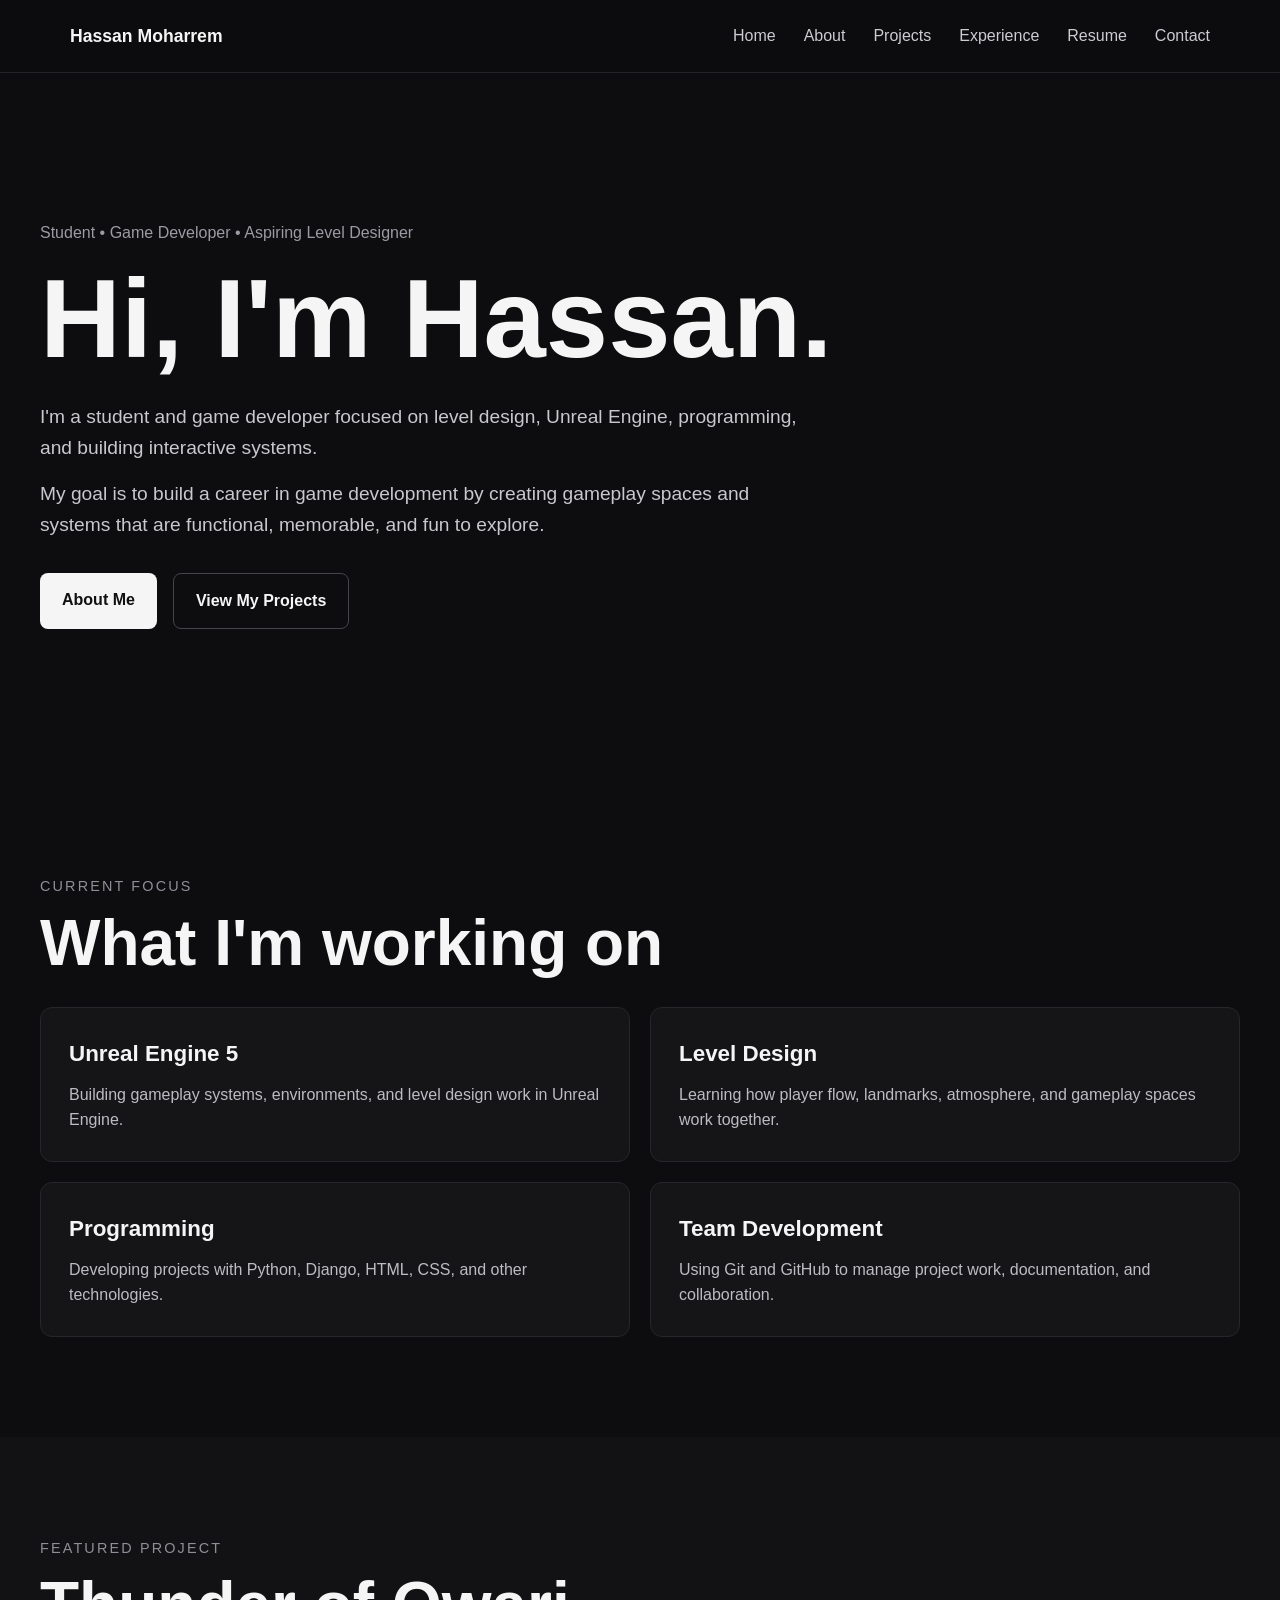
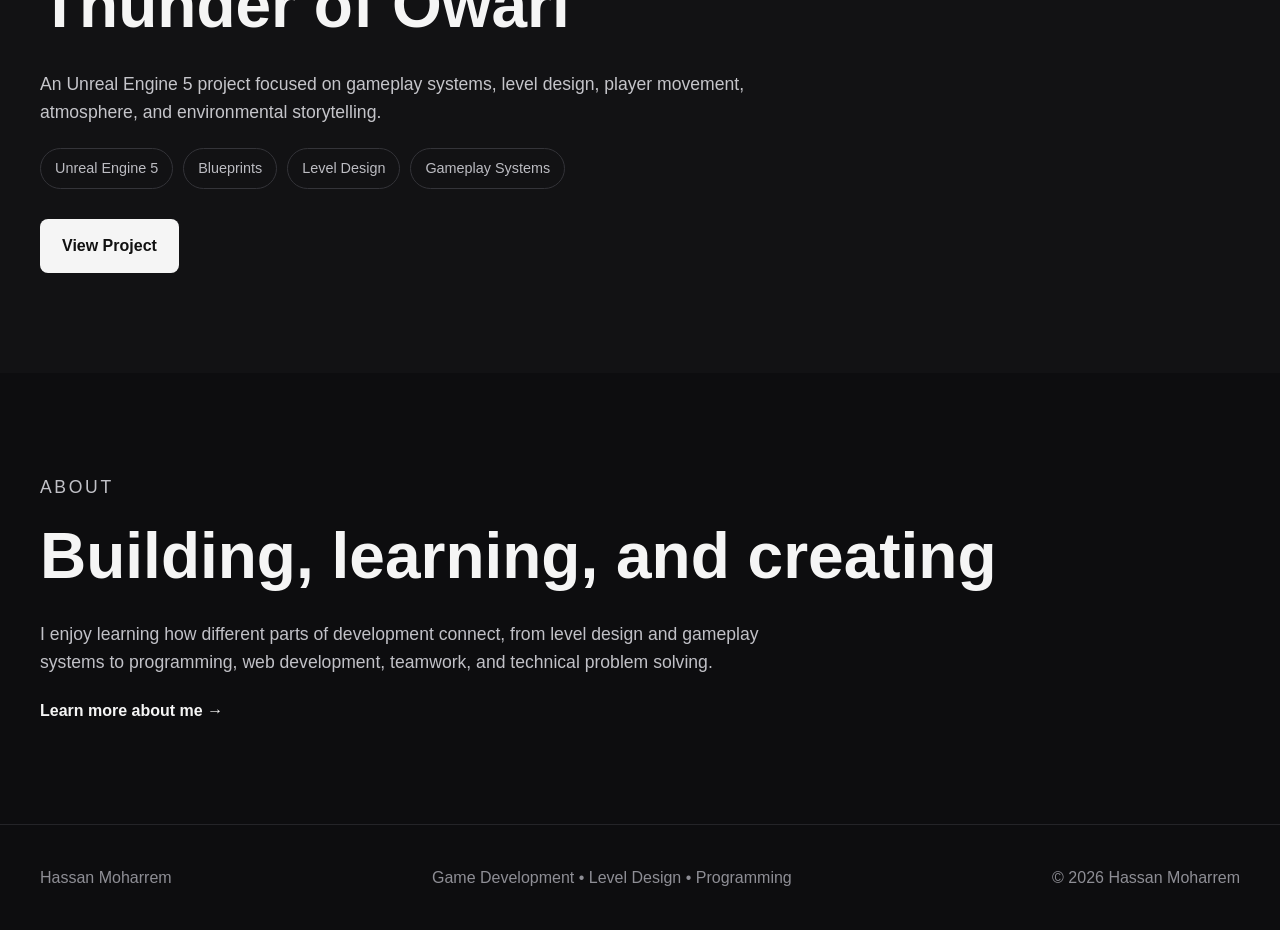
<file: index.html>
<!doctype html>
<html lang="en">
  <head>
    <meta charset="UTF-8" />
    <meta
      name="viewport"
      content="width=device-width, initial-scale=1.0"
    />
    <title>Hassan Moharrem | Portfolio</title>
    <link
      rel="stylesheet"
      href="css/style.css"
    />
  </head>
  <body>
    <header class="site-header">
      <div class="nav-container">
        <a
          href="index.html"
          class="logo"
        >
          Hassan Moharrem
        </a>
        <nav class="main-nav">
          <a href="index.html">Home</a>
          <a href="about.html">About</a>
          <a href="projects.html">Projects</a>
          <a href="experience.html">Experience</a>
          <a href="resume.html">Resume</a>
          <a href="contact.html">Contact</a>
        </nav>
      </div>
    </header>

    <main>
      <section class="hero">
        <div class="hero-content">
          <p class="hero-kicker">
            Student • Game Developer • Aspiring Level Designer
          </p>
          <h1>
            Hi, I'm Hassan.
          </h1>
          <p class="hero-description">
            I'm a student and game developer focused on level design,
            Unreal Engine, programming, and building interactive systems.
          </p>
          <p class="hero-description">
            My goal is to build a career in game development by creating
            gameplay spaces and systems that are functional, memorable,
            and fun to explore.
          </p>
          <div class="hero-buttons">
            <a
              href="about.html"
              class="button primary-button"
            >
              About Me
            </a>
            <a
              href="projects.html"
              class="button secondary-button"
            >
              View My Projects
            </a>
          </div>
        </div>
      </section>

      <section class="section current-focus">
        <div class="section-container">
          <p class="section-label">
            CURRENT FOCUS
          </p>
          <h2>
            What I'm working on
          </h2>
          <div class="focus-grid">
            <div class="focus-card">
              <h3>Unreal Engine 5</h3>
              <p>
                Building gameplay systems, environments, and level design
                work in Unreal Engine.
              </p>
            </div>

            <div class="focus-card">
              <h3>Level Design</h3>
              <p>
                Learning how player flow, landmarks, atmosphere,
                and gameplay spaces work together.
              </p>
            </div>

            <div class="focus-card">
              <h3>Programming</h3>
              <p>
                Developing projects with Python, Django, HTML,
                CSS, and other technologies.
              </p>
            </div>

            <div class="focus-card">
              <h3>Team Development</h3>
              <p>
                Using Git and GitHub to manage project work,
                documentation, and collaboration.
              </p>
            </div>
          </div>
        </div>
      </section>

      <section class="section featured-project">
        <div class="section-container">
          <p class="section-label">
            FEATURED PROJECT
          </p>
          <h2>
            Thunder of Owari
          </h2>
          <p class="featured-description">
            An Unreal Engine 5 project focused on gameplay systems,
            level design, player movement, atmosphere, and environmental
            storytelling.
          </p>
          <div class="project-tags">
            <span>Unreal Engine 5</span>
            <span>Blueprints</span>
            <span>Level Design</span>
            <span>Gameplay Systems</span>
          </div>
          <a
            href="projects.html"
            class="button primary-button"
          >
            View Project
          </a>
        </div>
      </section>

      <section class="section home-about">
        <div class="section-container">
          <p class="section-label">
            ABOUT
          </p>
          <h2>
            Building, learning, and creating
          </h2>
          <p>
            I enjoy learning how different parts of development connect,
            from level design and gameplay systems to programming,
            web development, teamwork, and technical problem solving.
          </p>
          <a
            href="about.html"
            class="text-link"
          >
            Learn more about me →
          </a>
        </div>
      </section>
    </main>

    <footer class="site-footer">
      <div class="footer-container">
        <p>
          Hassan Moharrem
        </p>
        <p>
          Game Development • Level Design • Programming
        </p>
        <p>
          © 2026 Hassan Moharrem
        </p>
      </div>
    </footer>

    <script src="js/main.js"></script>
  </body>
</html>
</file>
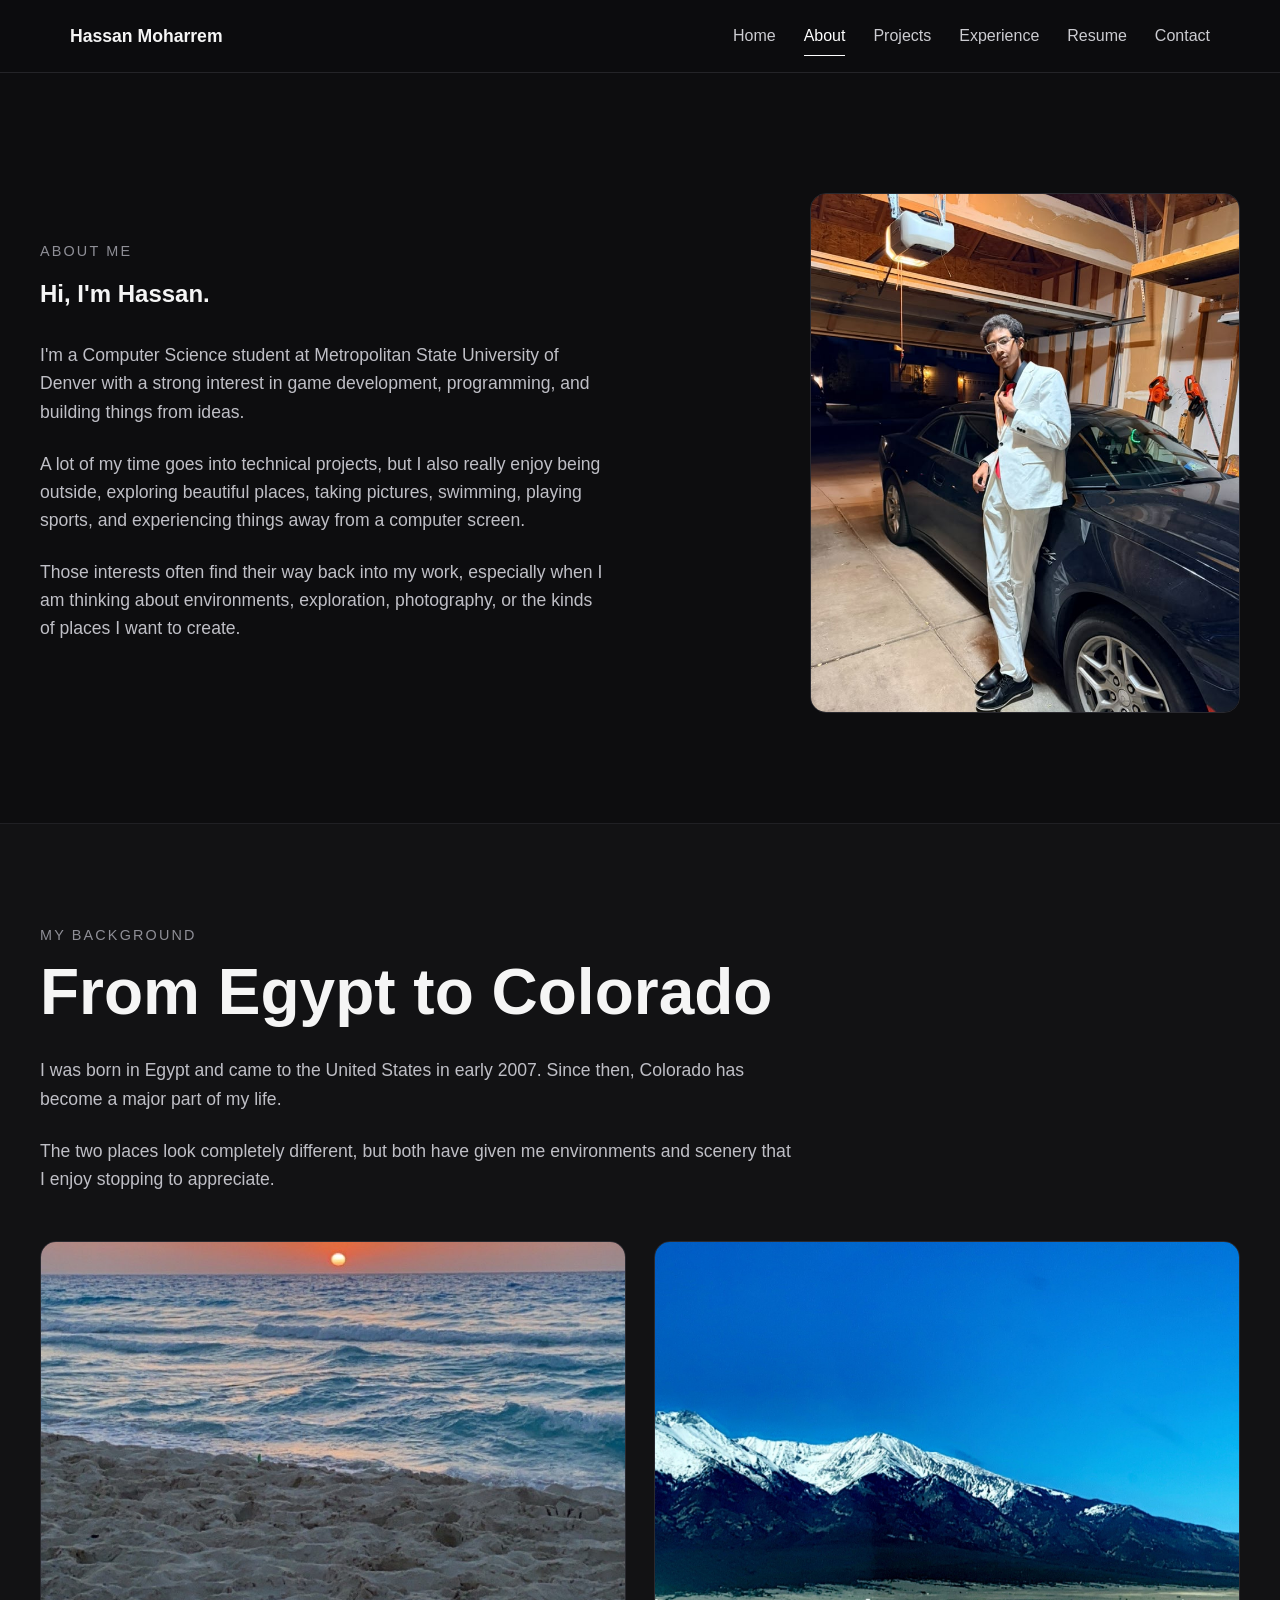
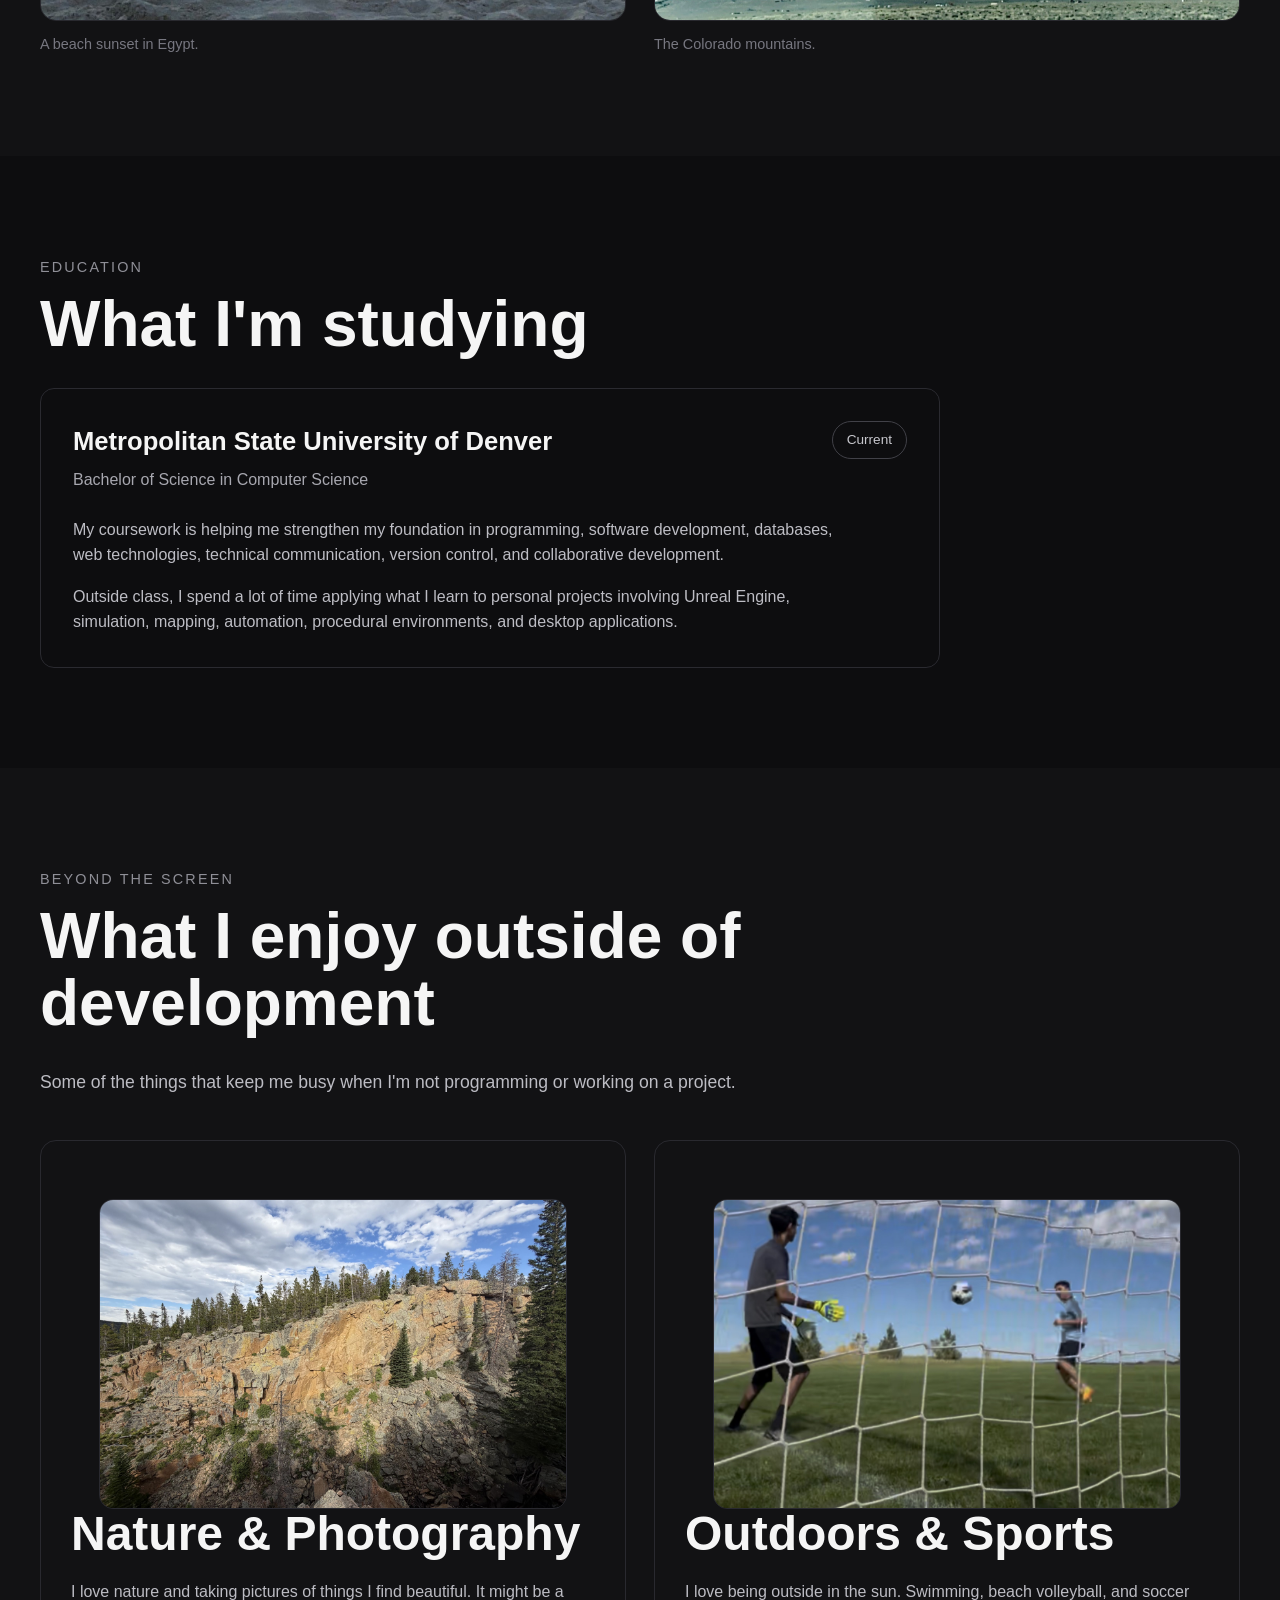
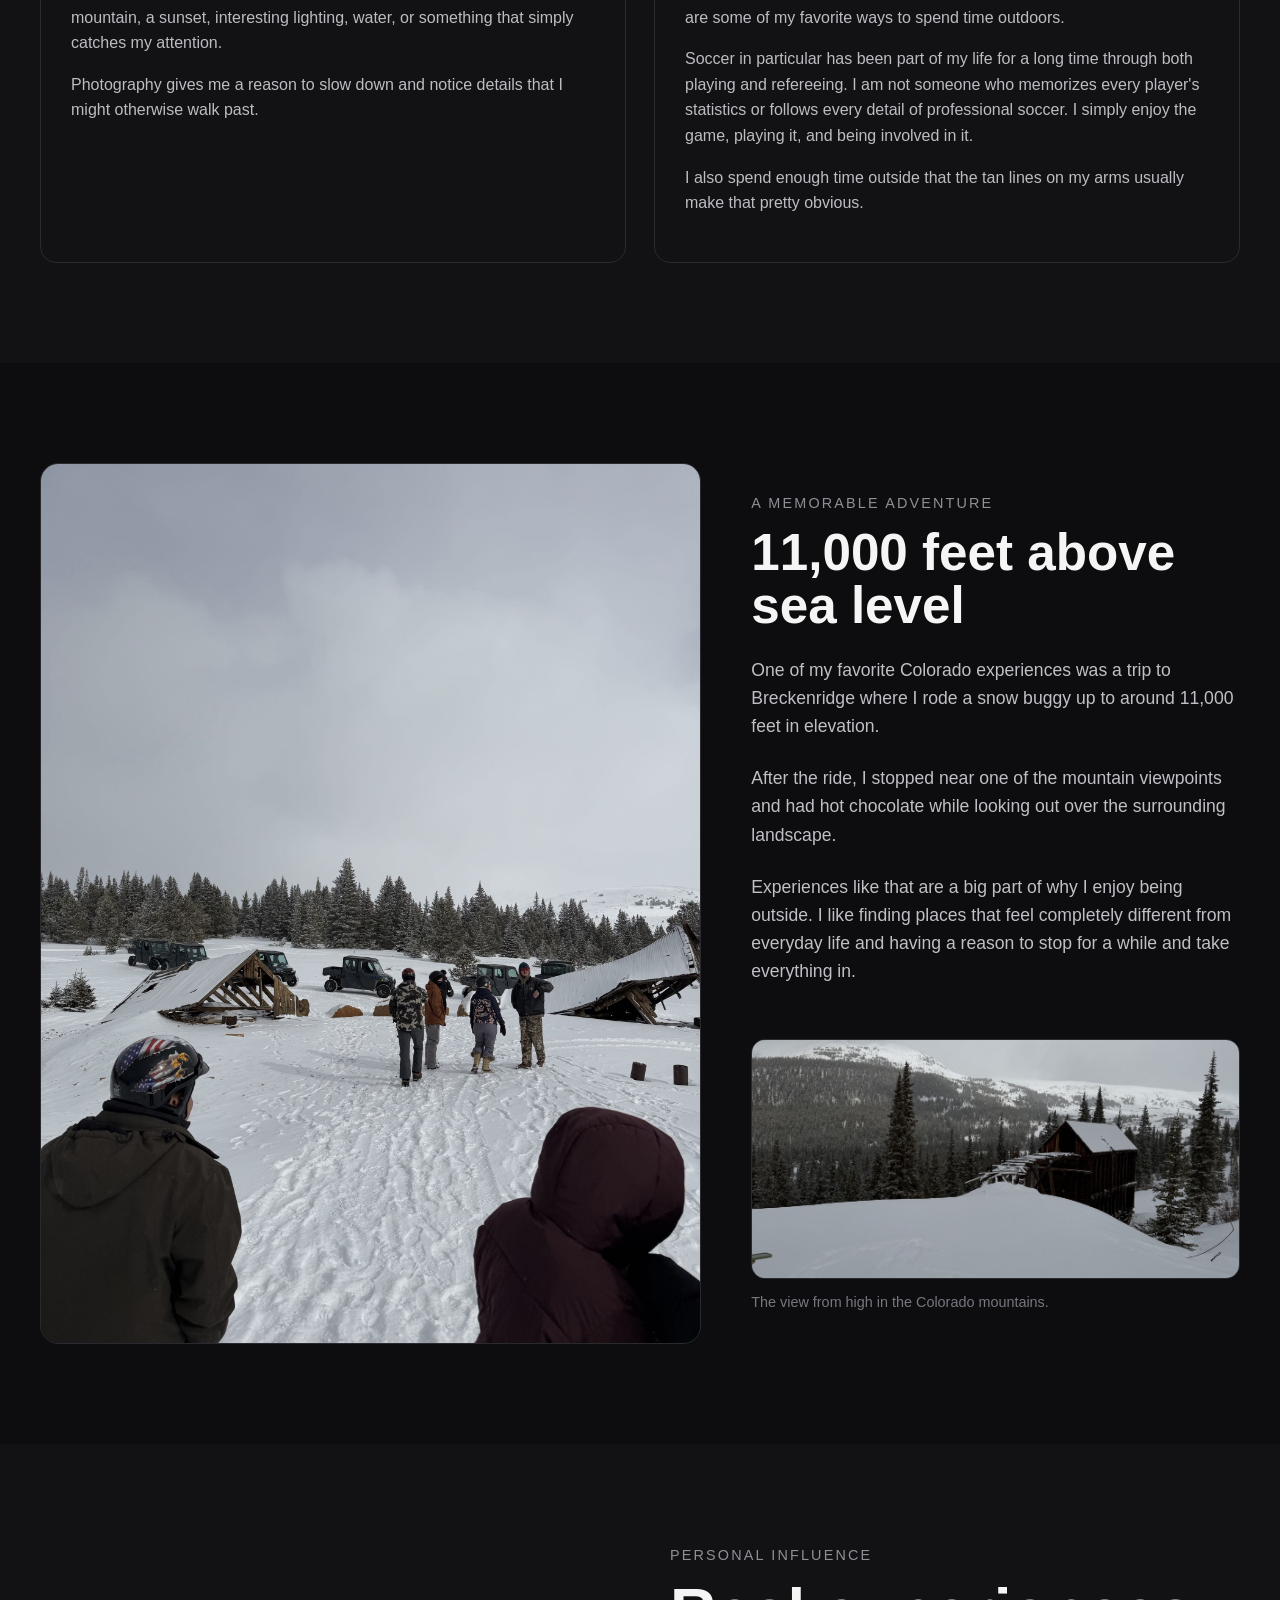
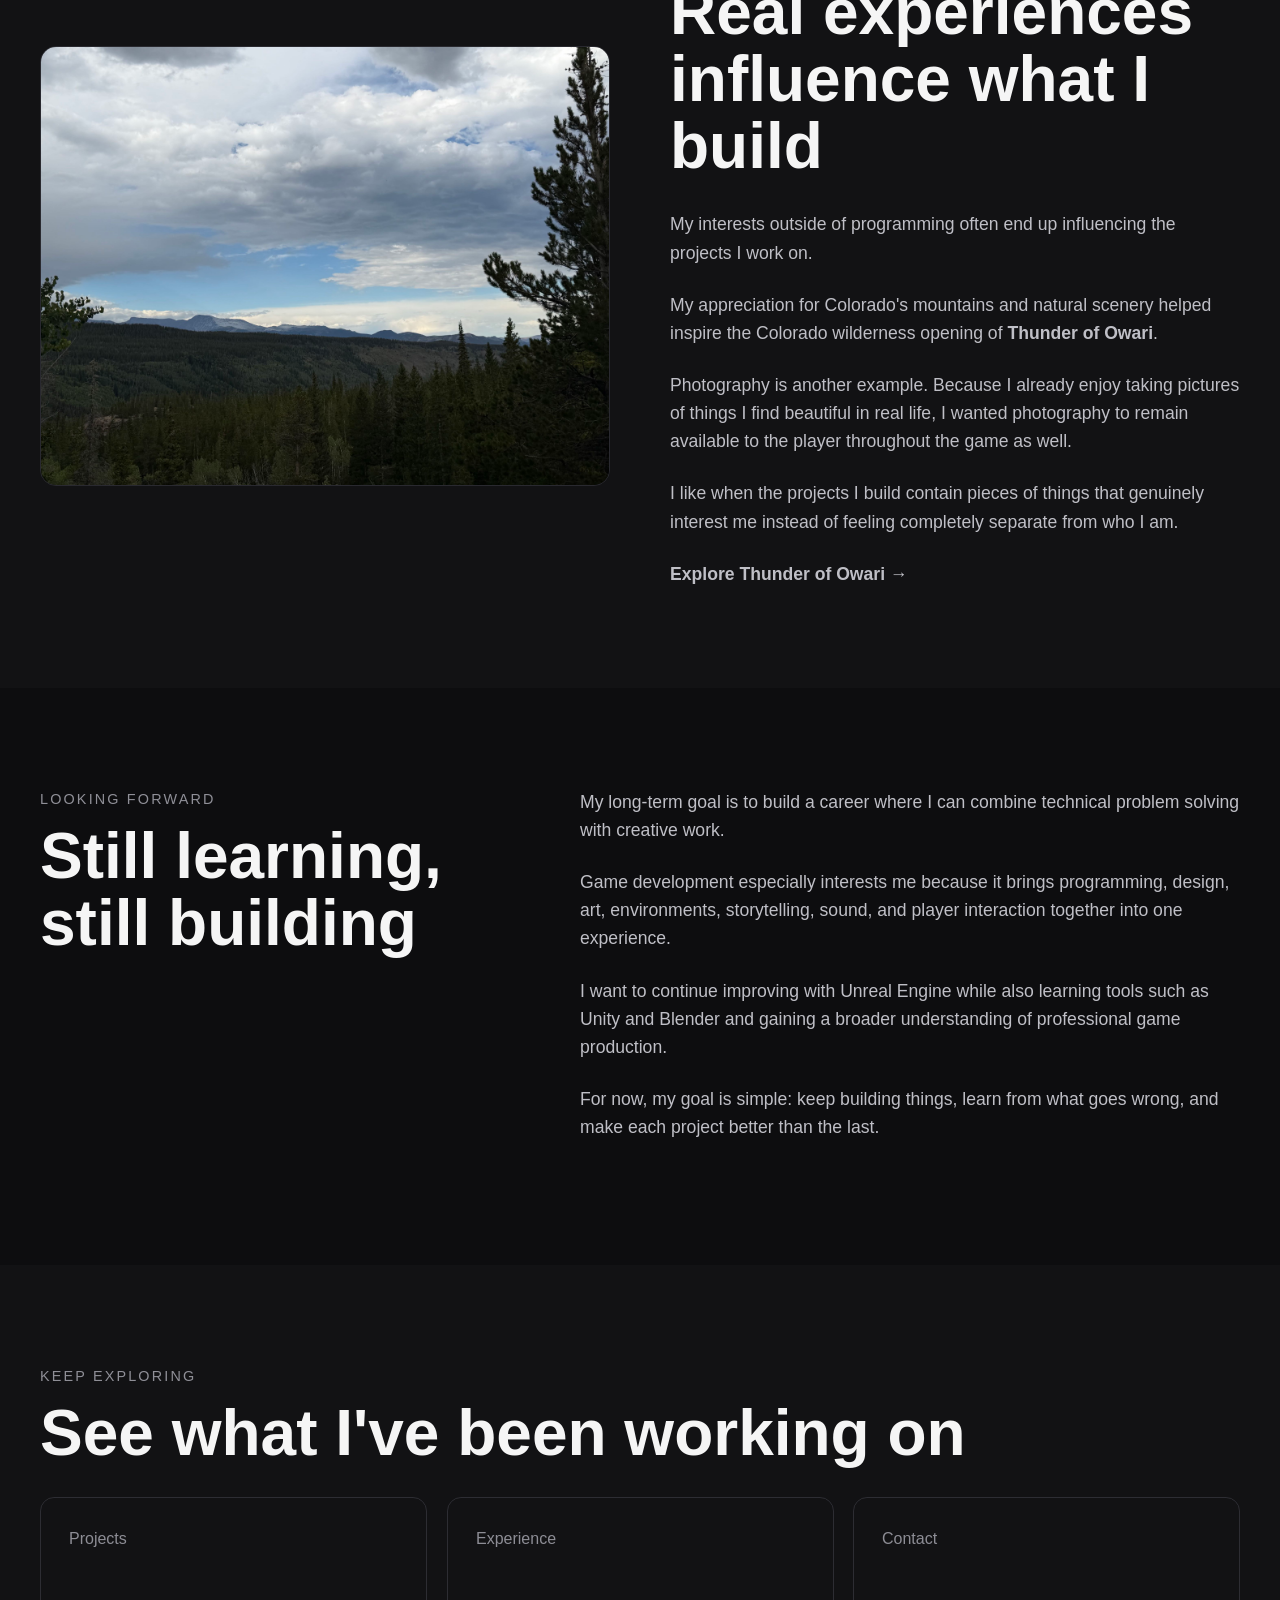
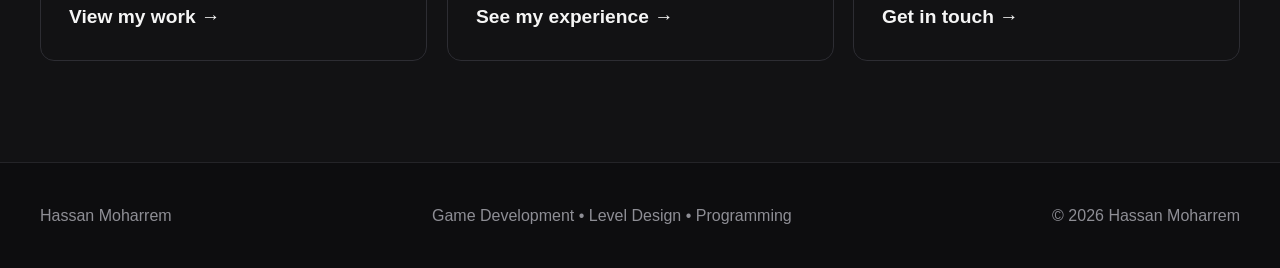
<file: about.html>
<!doctype html>
<html lang="en">

  <head>

    <meta charset="UTF-8" />

    <meta
      name="viewport"
      content="width=device-width, initial-scale=1.0"
    />

    <title>About | Hassan Moharrem</title>

    <link
      rel="stylesheet"
      href="css/style.css"
    />

  </head>


  <body>


    <!-- =========================================
         NAVIGATION
         ========================================= -->

    <header class="site-header">

      <div class="nav-container">

        <a
          href="index.html"
          class="logo"
        >
          Hassan Moharrem
        </a>


        <nav class="main-nav">

          <a href="index.html">
            Home
          </a>

          <a
            href="about.html"
            class="active-nav"
          >
            About
          </a>

          <a href="projects.html">
            Projects
          </a>

          <a href="experience.html">
            Experience
          </a>

          <a href="resume.html">
            Resume
          </a>

          <a href="contact.html">
            Contact
          </a>

        </nav>

      </div>

    </header>



    <main>


      <!-- =========================================
           ABOUT HERO
           ========================================= -->

      <section class="about-hero">

        <div class="section-container">

          <div
            style="
              display: grid;
              grid-template-columns: repeat(auto-fit, minmax(320px, 1fr));
              gap: 70px;
              align-items: center;
            "
          >


            <div>

              <p class="section-label">
                ABOUT ME
              </p>


              <h1
                style="
                  margin-bottom: 28px;
                "
              >
                Hi, I'm Hassan.
              </h1>


              <div class="project-detail-text">

                <p>
                  I'm a Computer Science student at Metropolitan
                  State University of Denver with a strong interest
                  in game development, programming, and building
                  things from ideas.
                </p>

                <p>
                  A lot of my time goes into technical projects,
                  but I also really enjoy being outside, exploring
                  beautiful places, taking pictures, swimming,
                  playing sports, and experiencing things away from
                  a computer screen.
                </p>

                <p>
                  Those interests often find their way back into my
                  work, especially when I am thinking about
                  environments, exploration, photography, or the
                  kinds of places I want to create.
                </p>

              </div>

            </div>



            <figure
              class="project-image"
              style="
                margin: 0 0 0 auto;
                width: min(100%, 430px);
              "
            >

              <img
                src="images/about/profile.jpg"
                alt="Hassan Moharrem"
                style="
                  width: 100%;
                  height: 520px;
                  object-fit: cover;
                  object-position: center top;
                  border-radius: 16px;
                "
              />

            </figure>


          </div>

        </div>

      </section>



      <!-- =========================================
           EGYPT TO COLORADO
           ========================================= -->

      <section class="section alt-section">

        <div class="section-container">

          <div
            style="
              max-width: 760px;
              margin-bottom: 48px;
            "
          >

            <p class="section-label">
              MY BACKGROUND
            </p>

            <h2>
              From Egypt to Colorado
            </h2>


            <div class="project-detail-text">

              <p>
                I was born in Egypt and came to the United States
                in early 2007. Since then, Colorado has become a
                major part of my life.
              </p>

              <p>
                The two places look completely different, but both
                have given me environments and scenery that I enjoy
                stopping to appreciate.
              </p>

            </div>

          </div>



          <div
            style="
              display: grid;
              grid-template-columns: repeat(auto-fit, minmax(320px, 1fr));
              gap: 28px;
            "
          >


            <figure
              class="project-image"
              style="margin: 0;"
            >

              <img
                src="images/about/egypt-beach-sunset.jpg"
                alt="Beach sunset in Egypt"
                loading="lazy"
                style="
                  width: 100%;
                  height: 380px;
                  object-fit: cover;
                  object-position: center;
                  border-radius: 16px;
                "
              />

              <figcaption>
                A beach sunset in Egypt.
              </figcaption>

            </figure>



            <figure
              class="project-image"
              style="margin: 0;"
            >

              <img
                src="images/about/colorado-mountains.jpg"
                alt="Colorado mountain landscape"
                loading="lazy"
                style="
                  width: 100%;
                  height: 380px;
                  object-fit: cover;
                  object-position: center;
                  border-radius: 16px;
                "
              />

              <figcaption>
                The Colorado mountains.
              </figcaption>

            </figure>


          </div>

        </div>

      </section>



      <!-- =========================================
           EDUCATION
           ========================================= -->

      <section class="section">

        <div class="section-container">

          <p class="section-label">
            EDUCATION
          </p>

          <h2>
            What I'm studying
          </h2>


          <div class="education-card">

            <div class="education-heading">

              <div>

                <h3>
                  Metropolitan State University of Denver
                </h3>

                <p class="education-subtitle">
                  Bachelor of Science in Computer Science
                </p>

              </div>


              <span class="education-status">
                Current
              </span>

            </div>


            <p>
              My coursework is helping me strengthen my foundation
              in programming, software development, databases,
              web technologies, technical communication, version
              control, and collaborative development.
            </p>

            <p>
              Outside class, I spend a lot of time applying what
              I learn to personal projects involving Unreal Engine,
              simulation, mapping, automation, procedural
              environments, and desktop applications.
            </p>

          </div>

        </div>

      </section>



      <!-- =========================================
           BEYOND THE SCREEN
           ========================================= -->

      <section class="section alt-section">

        <div class="section-container">

          <div
            style="
              max-width: 760px;
              margin-bottom: 44px;
            "
          >

            <p class="section-label">
              BEYOND THE SCREEN
            </p>

            <h2>
              What I enjoy outside of development
            </h2>

            <p class="projects-next-description">
              Some of the things that keep me busy when I'm not
              programming or working on a project.
            </p>

          </div>



          <div
            style="
              display: grid;
              grid-template-columns: repeat(auto-fit, minmax(320px, 1fr));
              gap: 28px;
            "
          >


            <article class="project-card">

              <figure
                class="project-image"
                style="
                  margin: 0;
                  padding: 28px 28px 0 28px;
                "
              >

                <img
                  src="images/about/nature-photography.jpg"
                  alt="Nature photograph taken by Hassan"
                  loading="lazy"
                  style="
                    width: 100%;
                    height: 310px;
                    object-fit: cover;
                    object-position: center;
                    border-radius: 14px;
                  "
                />

              </figure>


              <div class="project-card-content">

                <h3>
                  Nature & Photography
                </h3>

                <p class="project-card-description">
                  I love nature and taking pictures of things I
                  find beautiful. It might be a mountain, a sunset,
                  interesting lighting, water, or something that
                  simply catches my attention.
                </p>

                <p class="project-card-description">
                  Photography gives me a reason to slow down and
                  notice details that I might otherwise walk past.
                </p>

              </div>

            </article>



            <article class="project-card">

              <figure
                class="project-image"
                style="
                  margin: 0;
                  padding: 28px 28px 0 28px;
                "
              >

                <img
                  src="images/about/outdoor-sports.jpg"
                  alt="Playing soccer outdoors"
                  loading="lazy"
                  style="
                    width: 100%;
                    height: 310px;
                    object-fit: cover;
                    object-position: center;
                    border-radius: 14px;
                  "
                />

              </figure>


              <div class="project-card-content">

                <h3>
                  Outdoors & Sports
                </h3>

                <p class="project-card-description">
                  I love being outside in the sun. Swimming,
                  beach volleyball, and soccer are some of my
                  favorite ways to spend time outdoors.
                </p>

                <p class="project-card-description">
                  Soccer in particular has been part of my life
                  for a long time through both playing and
                  refereeing. I am not someone who memorizes every
                  player's statistics or follows every detail of
                  professional soccer. I simply enjoy the game,
                  playing it, and being involved in it.
                </p>

                <p class="project-card-description">
                  I also spend enough time outside that the tan
                  lines on my arms usually make that pretty obvious.
                </p>

              </div>

            </article>


          </div>

        </div>

      </section>



      <!-- =========================================
           BRECKENRIDGE FEATURE
           ========================================= -->

      <section class="section">

        <div class="section-container">

          <div
            style="
              display: grid;
              grid-template-columns: minmax(0, 1.15fr) minmax(320px, 0.85fr);
              gap: 50px;
              align-items: stretch;
            "
          >


            <!-- LARGE FEATURE IMAGE -->

            <figure
              class="project-image"
              style="
                margin: 0;
                height: 100%;
              "
            >

              <img
                src="images/about/breckenridge-snow-buggy.jpg"
                alt="Snow buggy trip near Breckenridge Colorado"
                loading="lazy"
                style="
                  width: 100%;
                  height: 100%;
                  min-height: 620px;
                  object-fit: cover;
                  object-position: center;
                  border-radius: 18px;
                "
              />

            </figure>



            <!-- STORY COLUMN -->

            <div
              style="
                display: flex;
                flex-direction: column;
                justify-content: center;
              "
            >

              <p class="section-label">
                A MEMORABLE ADVENTURE
              </p>

              <h2
                style="
                  margin-bottom: 24px;
                  font-size: clamp(2.4rem, 4vw, 4.2rem);
                  line-height: 1.02;
                "
              >
                11,000 feet above sea level
              </h2>


              <div class="project-detail-text">

                <p>
                  One of my favorite Colorado experiences was a
                  trip to Breckenridge where I rode a snow buggy
                  up to around 11,000 feet in elevation.
                </p>

                <p>
                  After the ride, I stopped near one of the mountain
                  viewpoints and had hot chocolate while looking out
                  over the surrounding landscape.
                </p>

                <p>
                  Experiences like that are a big part of why I
                  enjoy being outside. I like finding places that
                  feel completely different from everyday life and
                  having a reason to stop for a while and take
                  everything in.
                </p>

              </div>


              <figure
                class="project-image"
                style="
                  margin: 30px 0 0 0;
                "
              >

                <img
                  src="images/about/breckenridge-viewpoint.jpg"
                  alt="Mountain viewpoint near Breckenridge Colorado"
                  loading="lazy"
                  style="
                    width: 100%;
                    height: 240px;
                    object-fit: cover;
                    object-position: center;
                    border-radius: 14px;
                  "
                />

                <figcaption>
                  The view from high in the Colorado mountains.
                </figcaption>

              </figure>

            </div>


          </div>

        </div>

      </section>



      <!-- =========================================
           PERSONAL INFLUENCE
           ========================================= -->

      <section class="section alt-section">

        <div class="section-container">

          <div
            style="
              display: grid;
              grid-template-columns: repeat(auto-fit, minmax(320px, 1fr));
              gap: 60px;
              align-items: center;
            "
          >


            <figure
              class="project-image"
              style="margin: 0;"
            >

              <img
                src="images/about/nature-inspiration.jpg"
                alt="Natural landscape that inspires Hassan's creative work"
                loading="lazy"
                style="
                  width: 100%;
                  height: 440px;
                  object-fit: cover;
                  object-position: center;
                  border-radius: 16px;
                "
              />

            </figure>



            <div>

              <p class="section-label">
                PERSONAL INFLUENCE
              </p>

              <h2>
                Real experiences influence what I build
              </h2>


              <div class="project-detail-text">

                <p>
                  My interests outside of programming often end
                  up influencing the projects I work on.
                </p>

                <p>
                  My appreciation for Colorado's mountains and
                  natural scenery helped inspire the Colorado
                  wilderness opening of
                  <strong>Thunder of Owari</strong>.
                </p>

                <p>
                  Photography is another example. Because I already
                  enjoy taking pictures of things I find beautiful
                  in real life, I wanted photography to remain
                  available to the player throughout the game as
                  well.
                </p>

                <p>
                  I like when the projects I build contain pieces
                  of things that genuinely interest me instead of
                  feeling completely separate from who I am.
                </p>


                <a
                  href="projects/thunder-of-owari.html"
                  class="project-link"
                >
                  Explore Thunder of Owari →
                </a>

              </div>

            </div>


          </div>

        </div>

      </section>



      <!-- =========================================
           LOOKING FORWARD
           ========================================= -->

      <section class="section">

        <div class="section-container project-two-column">

          <div>

            <p class="section-label">
              LOOKING FORWARD
            </p>

            <h2>
              Still learning, still building
            </h2>

          </div>


          <div class="project-detail-text">

            <p>
              My long-term goal is to build a career where I can
              combine technical problem solving with creative work.
            </p>

            <p>
              Game development especially interests me because it
              brings programming, design, art, environments,
              storytelling, sound, and player interaction together
              into one experience.
            </p>

            <p>
              I want to continue improving with Unreal Engine while
              also learning tools such as Unity and Blender and
              gaining a broader understanding of professional game
              production.
            </p>

            <p>
              For now, my goal is simple: keep building things,
              learn from what goes wrong, and make each project
              better than the last.
            </p>

          </div>

        </div>

      </section>



      <!-- =========================================
           KEEP EXPLORING
           ========================================= -->

      <section class="section about-next-section">

        <div class="section-container">

          <p class="section-label">
            KEEP EXPLORING
          </p>

          <h2>
            See what I've been working on
          </h2>


          <div class="next-link-grid">


            <a
              href="projects.html"
              class="next-page-card"
            >

              <span>
                Projects
              </span>

              <strong>
                View my work →
              </strong>

            </a>



            <a
              href="experience.html"
              class="next-page-card"
            >

              <span>
                Experience
              </span>

              <strong>
                See my experience →
              </strong>

            </a>



            <a
              href="contact.html"
              class="next-page-card"
            >

              <span>
                Contact
              </span>

              <strong>
                Get in touch →
              </strong>

            </a>


          </div>

        </div>

      </section>


    </main>



    <!-- =========================================
         FOOTER
         ========================================= -->

    <footer class="site-footer">

      <div class="footer-container">

        <p>
          Hassan Moharrem
        </p>

        <p>
          Game Development • Level Design • Programming
        </p>

        <p>
          © 2026 Hassan Moharrem
        </p>

      </div>

    </footer>


    <script src="js/main.js"></script>


  </body>

</html>
</file>
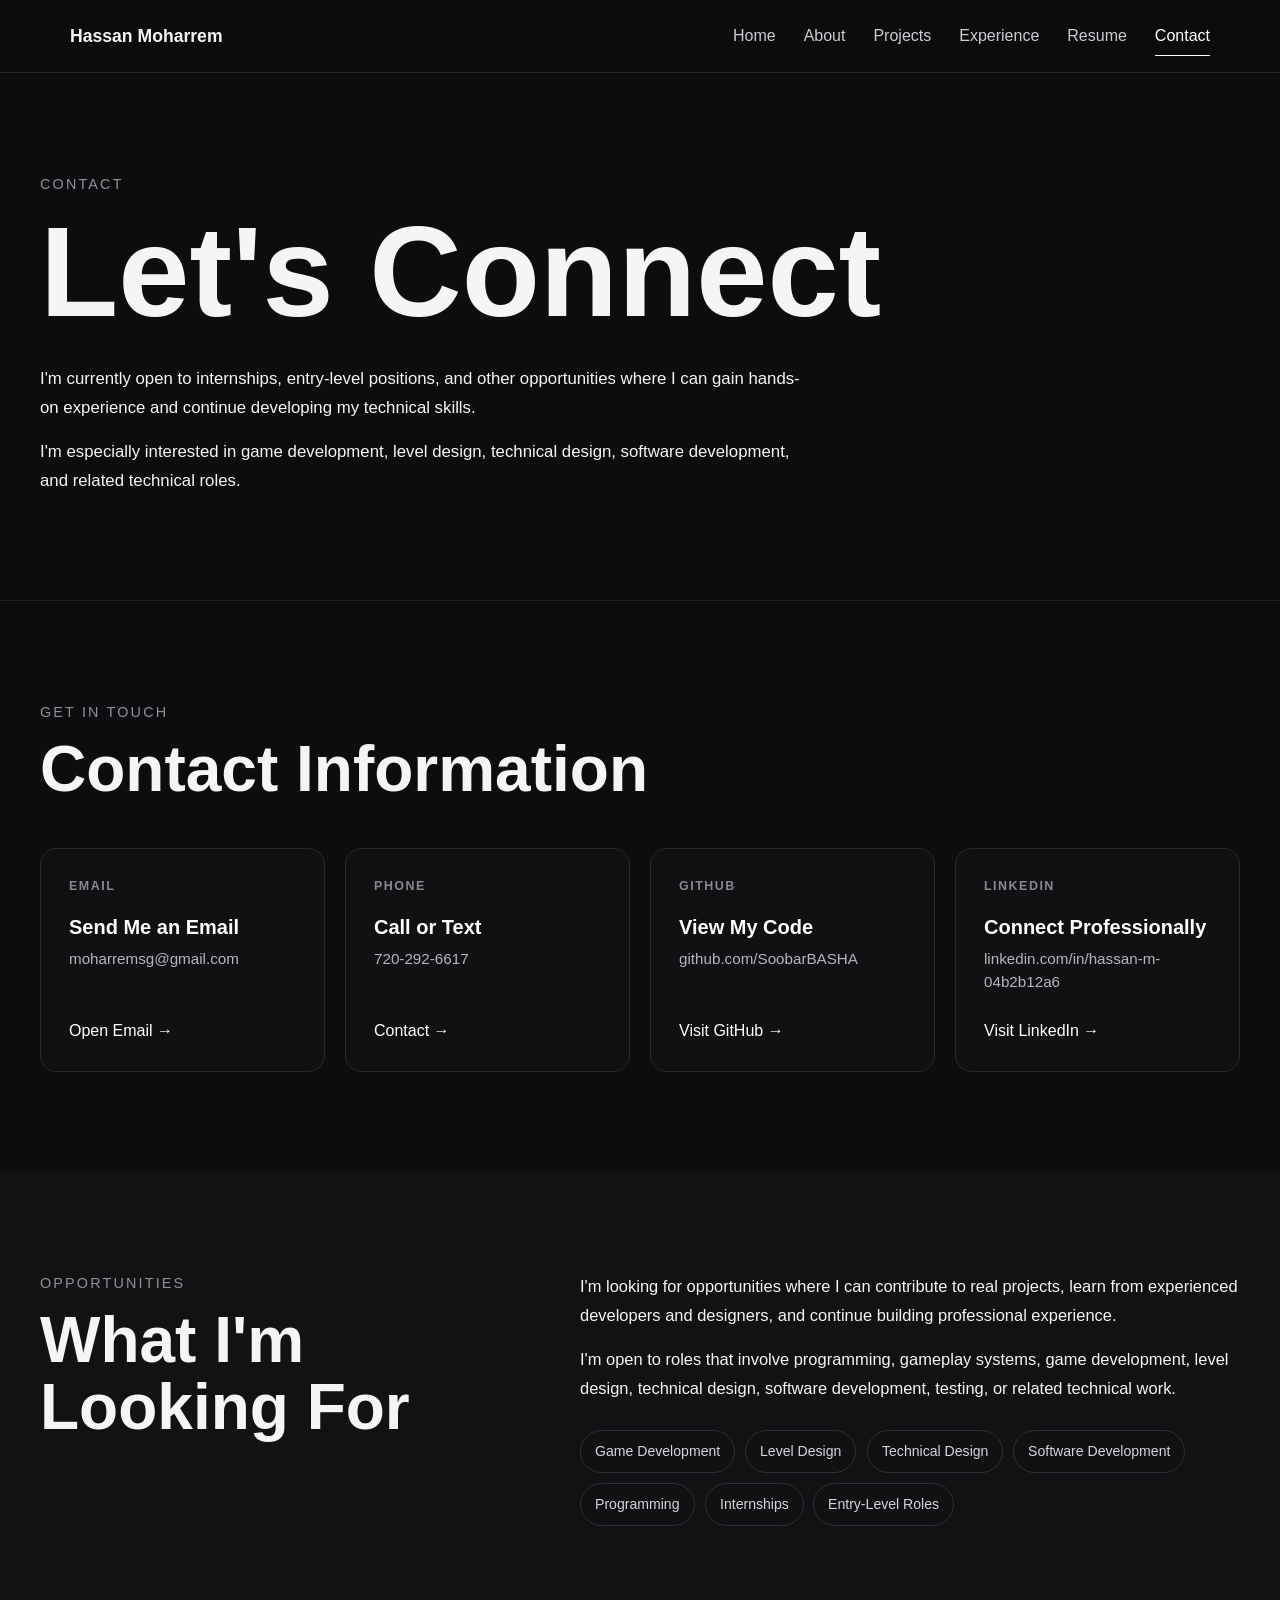
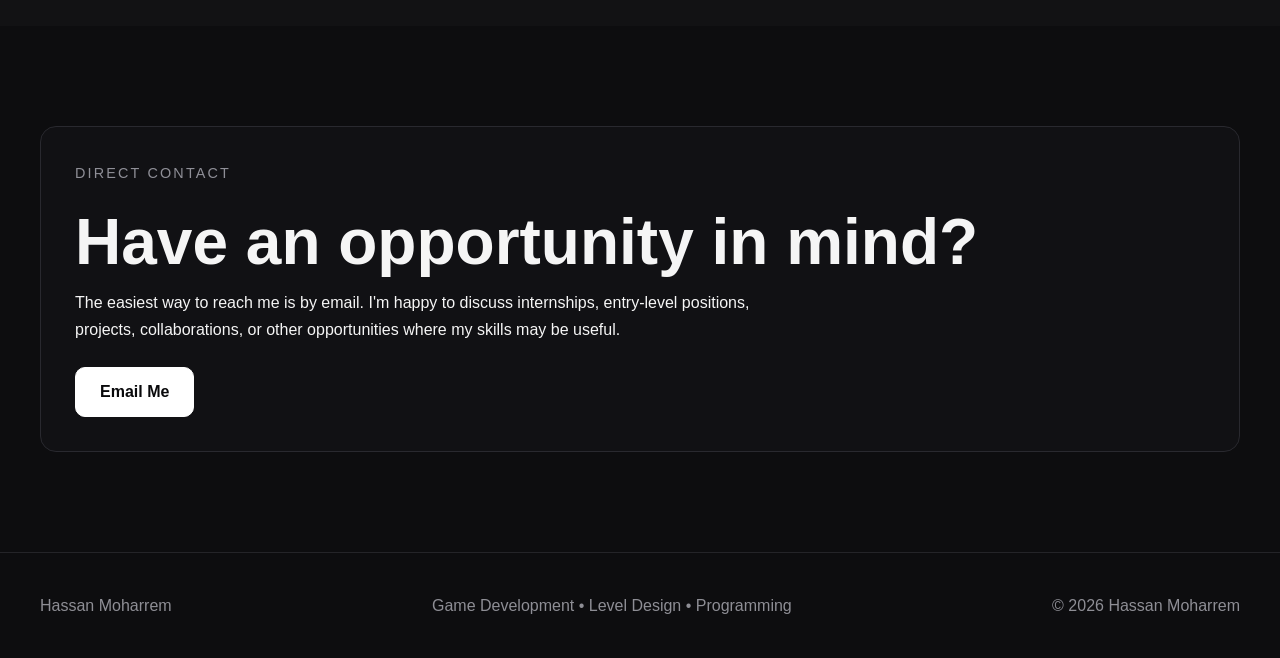
<file: contact.html>
<!doctype html>
<html lang="en">

<head>
  <meta charset="UTF-8" />

  <meta
    name="viewport"
    content="width=device-width, initial-scale=1.0"
  />

  <title>Contact | Hassan Moharrem</title>

  <link
    rel="stylesheet"
    href="css/style.css"
  />

  <style>

    /* =========================================
       CONTACT PAGE
       ========================================= */

    .contact-intro {
      max-width: 760px;
      margin-top: 28px;
    }

    .contact-intro p {
      margin: 0 0 14px;

      font-size: 1.05rem;
      line-height: 1.75;
    }


    /* Contact cards */

    .contact-grid {
      display: grid;

      grid-template-columns:
        repeat(auto-fit, minmax(240px, 1fr));

      gap: 20px;

      margin-top: 45px;
    }

    .contact-card {
      display: flex;
      flex-direction: column;
      justify-content: space-between;

      min-height: 190px;

      padding: 28px;

      border: 1px solid #29292f;
      border-radius: 16px;

      background: #111114;

      text-decoration: none;

      transition:
        transform 0.2s ease,
        border-color 0.2s ease,
        background-color 0.2s ease;
    }

    .contact-card:hover {
      transform: translateY(-4px);

      border-color: #55555e;

      background: #17171b;
    }

    .contact-card-label {
      margin-bottom: 20px;

      color: #888891;

      font-size: 0.78rem;
      font-weight: 600;

      text-transform: uppercase;
      letter-spacing: 0.12em;
    }

    .contact-card h2 {
      margin: 0 0 10px;

      color: #ffffff;

      font-size: 1.25rem;
    }

    .contact-card p {
      margin: 0;

      color: #b5b5bd;

      font-size: 0.95rem;
      line-height: 1.5;

      word-break: break-word;
    }

    .contact-arrow {
      margin-top: 24px;

      color: #ffffff;

      font-size: 1rem;
    }


    /* Opportunities section */

    .contact-opportunities {
      max-width: 850px;
    }

    .contact-opportunities p {
      margin: 0 0 15px;

      font-size: 1.03rem;
      line-height: 1.75;
    }


    /* Availability tags */

    .contact-tags {
      display: flex;
      flex-wrap: wrap;

      gap: 10px;

      margin-top: 28px;
    }

    .contact-tag {
      padding: 9px 14px;

      border: 1px solid #303038;
      border-radius: 999px;

      color: #d4d4da;

      background: #111114;

      font-size: 0.88rem;
    }


    /* Direct contact */

    .direct-contact-box {
      padding: 34px;

      border: 1px solid #29292f;
      border-radius: 16px;

      background: #111114;
    }

    .direct-contact-box h2 {
      margin-top: 0;
      margin-bottom: 12px;
    }

    .direct-contact-box p {
      max-width: 700px;

      margin-bottom: 24px;

      line-height: 1.7;
    }

    .contact-email-button {
      display: inline-flex;
      align-items: center;
      justify-content: center;

      min-height: 50px;

      padding: 0 24px;

      border: 1px solid #ffffff;
      border-radius: 10px;

      background: #ffffff;
      color: #09090b;

      text-decoration: none;

      font-weight: 600;

      transition:
        transform 0.2s ease,
        background-color 0.2s ease;
    }

    .contact-email-button:hover {
      transform: translateY(-2px);

      background: #e6e6e9;
    }


    @media (max-width: 760px) {

      .contact-grid {
        grid-template-columns: 1fr;
      }

      .contact-card {
        min-height: 160px;
      }

      .direct-contact-box {
        padding: 25px;
      }

      .contact-email-button {
        width: 100%;
      }

    }

  </style>
</head>


<body>


  <!-- =========================================
       NAVIGATION
       ========================================= -->

  <header class="site-header">

    <div class="nav-container">

      <a
        href="index.html"
        class="logo"
      >
        Hassan Moharrem
      </a>


      <nav class="main-nav">

        <a href="index.html">
          Home
        </a>

        <a href="about.html">
          About
        </a>

        <a href="projects.html">
          Projects
        </a>

        <a href="experience.html">
          Experience
        </a>

        <a href="resume.html">
          Resume
        </a>

        <a
          href="contact.html"
          class="active-nav"
        >
          Contact
        </a>

      </nav>

    </div>

  </header>



  <main>


    <!-- =========================================
         HERO
         ========================================= -->

    <section class="project-detail-hero">

      <div class="section-container">

        <div class="project-detail-heading">

          <p class="section-label">
            CONTACT
          </p>

          <h1>
            Let's Connect
          </h1>

        </div>


        <div class="contact-intro">

          <p>
            I'm currently open to internships, entry-level
            positions, and other opportunities where I can gain
            hands-on experience and continue developing my
            technical skills.
          </p>

          <p>
            I'm especially interested in game development,
            level design, technical design, software development,
            and related technical roles.
          </p>

        </div>

      </div>

    </section>



    <!-- =========================================
         CONTACT LINKS
         ========================================= -->

    <section class="section">

      <div class="section-container">

        <p class="section-label">
          GET IN TOUCH
        </p>

        <h2>
          Contact Information
        </h2>


        <div class="contact-grid">


          <!-- EMAIL -->

          <a
            href="mailto:moharremsg@gmail.com"
            class="contact-card"
          >

            <div>

              <div class="contact-card-label">
                Email
              </div>

              <h2>
                Send Me an Email
              </h2>

              <p>
                moharremsg@gmail.com
              </p>

            </div>

            <div class="contact-arrow">
              Open Email →
            </div>

          </a>



          <!-- PHONE -->

          <a
            href="tel:+17202926617"
            class="contact-card"
          >

            <div>

              <div class="contact-card-label">
                Phone
              </div>

              <h2>
                Call or Text
              </h2>

              <p>
                720-292-6617
              </p>

            </div>

            <div class="contact-arrow">
              Contact →
            </div>

          </a>



          <!-- GITHUB -->

          <a
            href="https://github.com/SoobarBASHA"
            target="_blank"
            rel="noopener noreferrer"
            class="contact-card"
          >

            <div>

              <div class="contact-card-label">
                GitHub
              </div>

              <h2>
                View My Code
              </h2>

              <p>
                github.com/SoobarBASHA
              </p>

            </div>

            <div class="contact-arrow">
              Visit GitHub →
            </div>

          </a>



          <!-- LINKEDIN -->

          <a
            href="https://www.linkedin.com/in/hassan-m-04b2b12a6"
            target="_blank"
            rel="noopener noreferrer"
            class="contact-card"
          >

            <div>

              <div class="contact-card-label">
                LinkedIn
              </div>

              <h2>
                Connect Professionally
              </h2>

              <p>
                linkedin.com/in/hassan-m-04b2b12a6
              </p>

            </div>

            <div class="contact-arrow">
              Visit LinkedIn →
            </div>

          </a>


        </div>

      </div>

    </section>



    <!-- =========================================
         OPPORTUNITIES
         ========================================= -->

    <section class="section alt-section">

      <div class="section-container project-two-column">

        <div>

          <p class="section-label">
            OPPORTUNITIES
          </p>

          <h2>
            What I'm Looking For
          </h2>

        </div>


        <div class="contact-opportunities">

          <p>
            I'm looking for opportunities where I can contribute
            to real projects, learn from experienced developers
            and designers, and continue building professional
            experience.
          </p>

          <p>
            I'm open to roles that involve programming, gameplay
            systems, game development, level design, technical
            design, software development, testing, or related
            technical work.
          </p>


          <div class="contact-tags">

            <span class="contact-tag">
              Game Development
            </span>

            <span class="contact-tag">
              Level Design
            </span>

            <span class="contact-tag">
              Technical Design
            </span>

            <span class="contact-tag">
              Software Development
            </span>

            <span class="contact-tag">
              Programming
            </span>

            <span class="contact-tag">
              Internships
            </span>

            <span class="contact-tag">
              Entry-Level Roles
            </span>

          </div>

        </div>

      </div>

    </section>



    <!-- =========================================
         DIRECT CONTACT
         ========================================= -->

    <section class="section">

      <div class="section-container">

        <div class="direct-contact-box">

          <p class="section-label">
            DIRECT CONTACT
          </p>

          <h2>
            Have an opportunity in mind?
          </h2>

          <p>
            The easiest way to reach me is by email. I'm happy to
            discuss internships, entry-level positions, projects,
            collaborations, or other opportunities where my skills
            may be useful.
          </p>


          <a
            href="mailto:moharremsg@gmail.com?subject=Portfolio%20Opportunity"
            class="contact-email-button"
          >
            Email Me
          </a>

        </div>

      </div>

    </section>


  </main>



  <!-- =========================================
       FOOTER
       ========================================= -->

  <footer class="site-footer">

    <div class="footer-container">

      <p>
        Hassan Moharrem
      </p>

      <p>
        Game Development • Level Design • Programming
      </p>

      <p>
        © 2026 Hassan Moharrem
      </p>

    </div>

  </footer>


  <script src="js/main.js"></script>


</body>

</html>
</file>
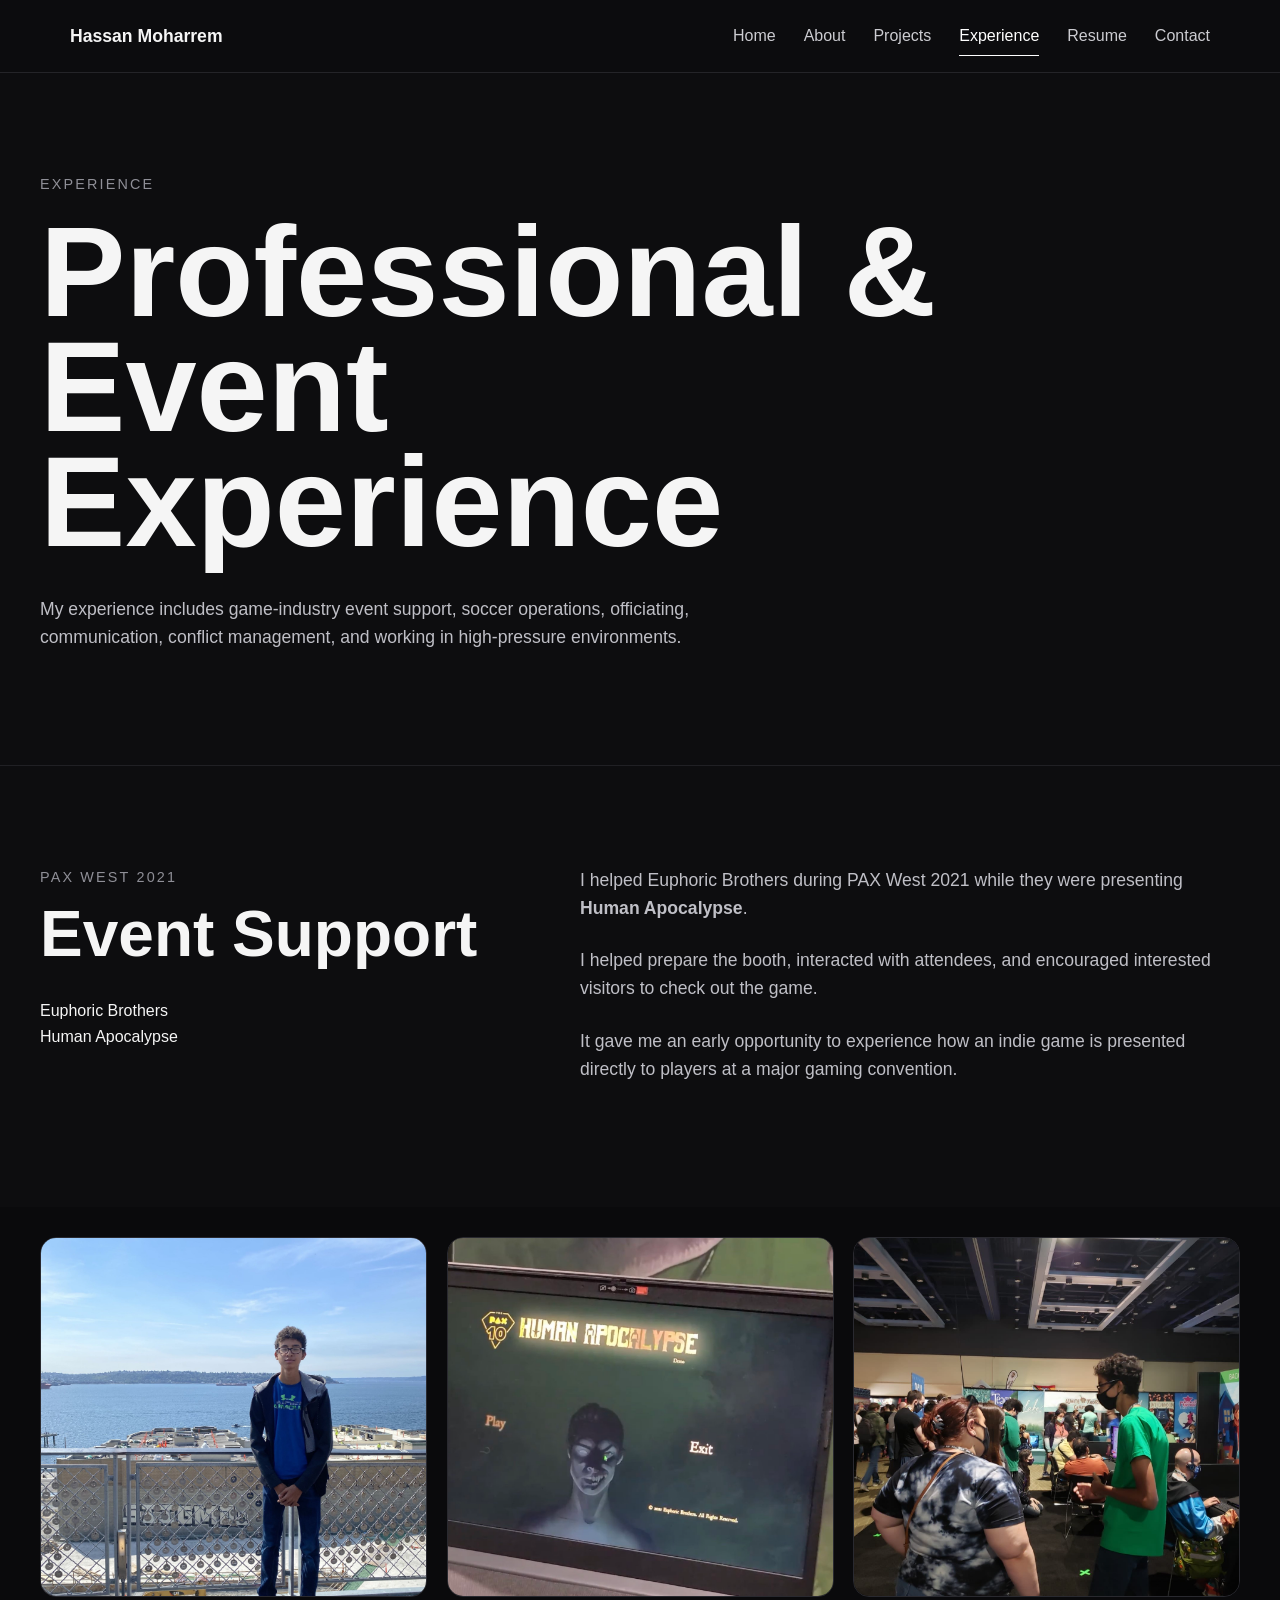
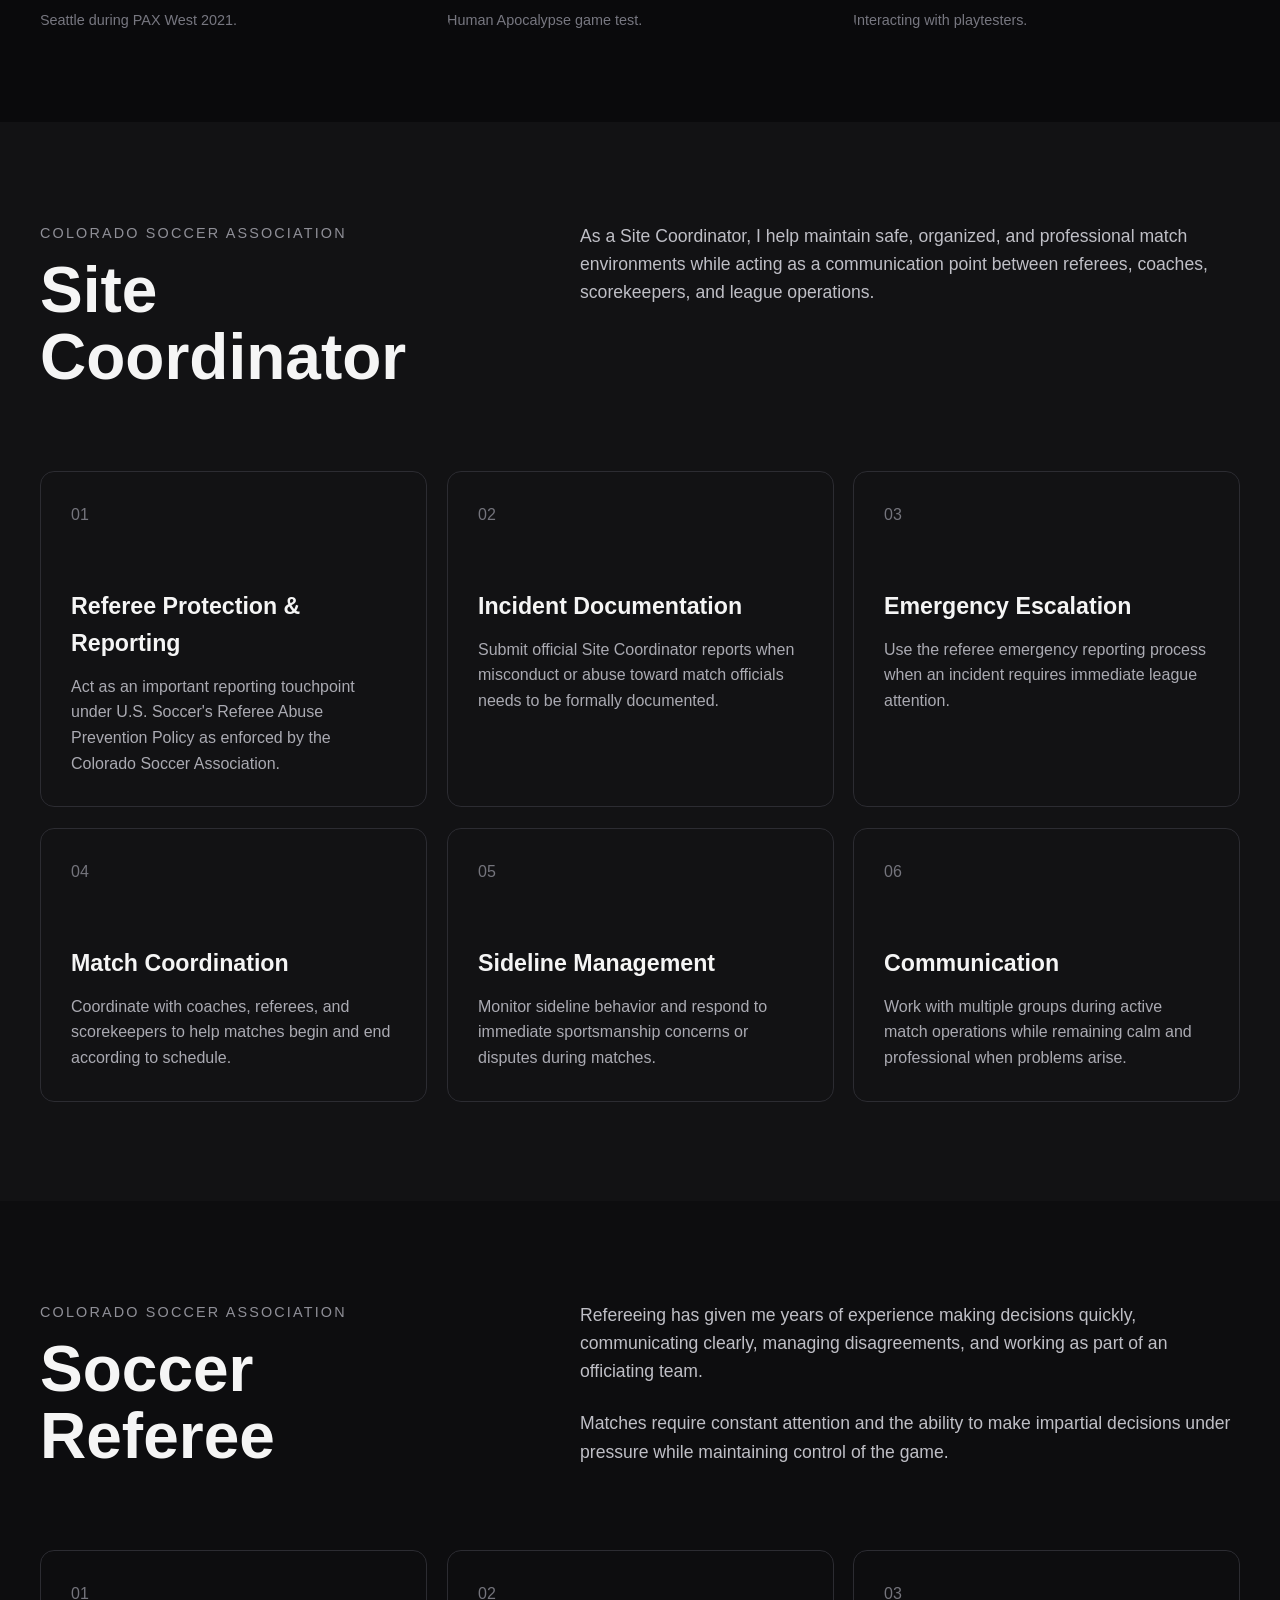
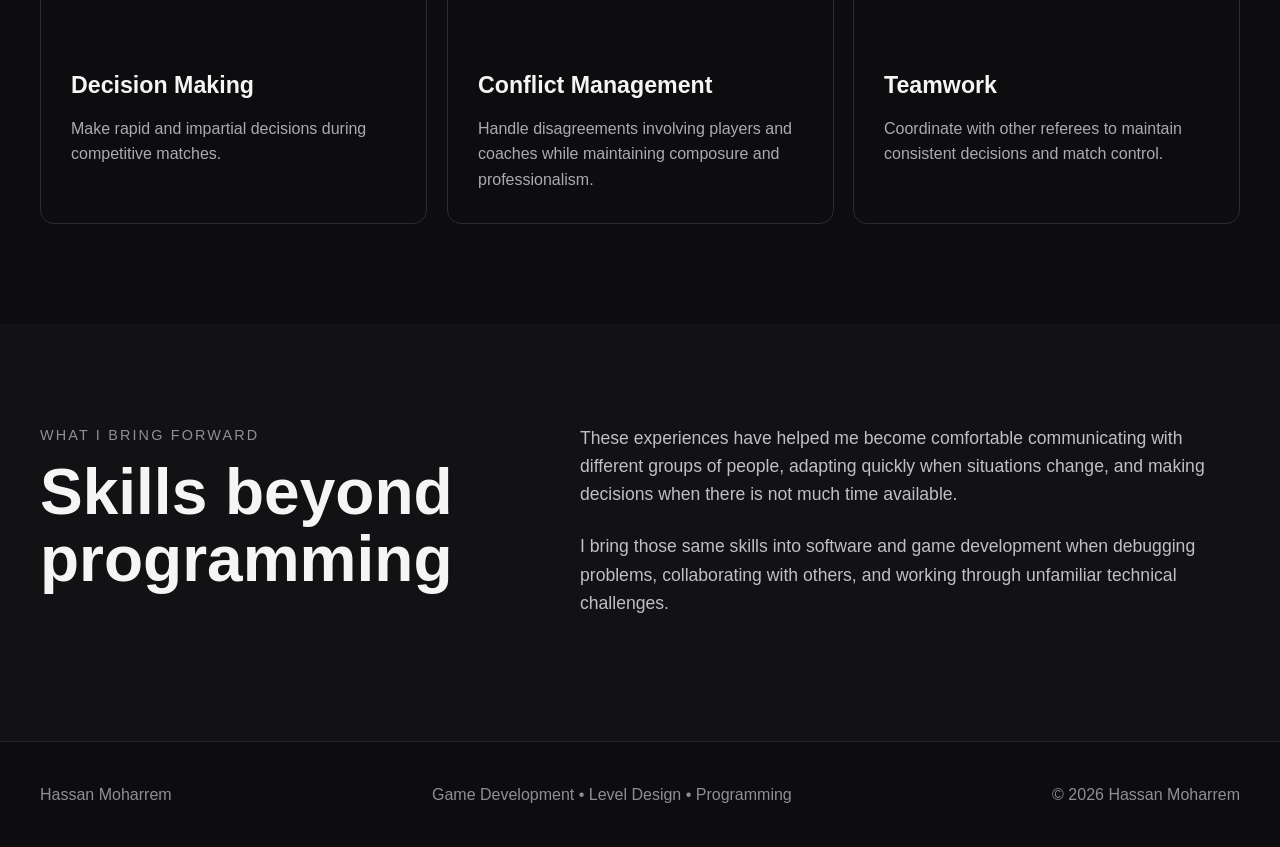
<file: experience.html>
<!doctype html>
<html lang="en">

<head>
  <meta charset="UTF-8" />

  <meta
    name="viewport"
    content="width=device-width, initial-scale=1.0"
  />

  <title>Experience | Hassan Moharrem</title>

  <link
    rel="stylesheet"
    href="css/style.css"
  />
</head>


<body>


  <!-- =========================================
       NAVIGATION
       ========================================= -->

  <header class="site-header">

    <div class="nav-container">

      <a
        href="index.html"
        class="logo"
      >
        Hassan Moharrem
      </a>


      <nav class="main-nav">

        <a href="index.html">
          Home
        </a>

        <a href="about.html">
          About
        </a>

        <a href="projects.html">
          Projects
        </a>

        <a
          href="experience.html"
          class="active-nav"
        >
          Experience
        </a>

        <a href="resume.html">
          Resume
        </a>

        <a href="contact.html">
          Contact
        </a>

      </nav>

    </div>

  </header>



  <main>


    <!-- =========================================
         HERO
         ========================================= -->

    <section class="project-detail-hero">

      <div class="section-container">

        <div class="project-detail-heading">

          <p class="section-label">
            EXPERIENCE
          </p>

          <h1>
            Professional & Event Experience
          </h1>

        </div>


        <div
          class="project-detail-text"
          style="max-width: 760px;"
        >

          <p>
            My experience includes game-industry event support,
            soccer operations, officiating, communication,
            conflict management, and working in high-pressure
            environments.
          </p>

        </div>

      </div>

    </section>



    <!-- =========================================
         PAX WEST
         ========================================= -->

    <section class="section">

      <div class="section-container">

        <div class="project-two-column">


          <div>

            <p class="section-label">
              PAX WEST 2021
            </p>

            <h2>
              Event Support
            </h2>

            <p style="margin-top: 12px;">
              Euphoric Brothers
            </p>

            <p>
              Human Apocalypse
            </p>

          </div>


          <div class="project-detail-text">

            <p>
              I helped Euphoric Brothers during PAX West 2021
              while they were presenting
              <strong>Human Apocalypse</strong>.
            </p>

            <p>
              I helped prepare the booth, interacted with attendees,
              and encouraged interested visitors to check out the game.
            </p>

            <p>
              It gave me an early opportunity to experience how an
              indie game is presented directly to players at a major
              gaming convention.
            </p>

          </div>


        </div>

      </div>

    </section>



    <!-- =========================================
         PAX PHOTO GALLERY
         ========================================= -->

    <section class="project-visual-section">

      <div class="section-container">

        <div
          style="
            display: grid;
            grid-template-columns: repeat(auto-fit, minmax(260px, 1fr));
            gap: 20px;
          "
        >


          <figure class="project-image">

            <img
              src="images/experience/pax-seattle.jpg"
              alt="Hassan Moharrem in Seattle during PAX West 2021"
              style="
                width: 100%;
                height: 360px;
                object-fit: cover;
                background-color: #08080a;
              "
            />

            <figcaption>
              Seattle during PAX West 2021.
            </figcaption>

          </figure>



          <figure class="project-image">

            <img
              src="images/experience/pax-booth.jpg"
              alt="Human Apocalypse game test at PAX West 2021"
              style="
                width: 100%;
                height: 360px;
                object-fit: cover;
                background-color: #08080a;
              "
            />

            <figcaption>
              Human Apocalypse game test.
            </figcaption>

          </figure>



          <figure class="project-image">

            <img
              src="images/experience/pax-playtester-interaction.jpg"
              alt="Hassan Moharrem interacting with playtesters at PAX West 2021"
              style="
                width: 100%;
                height: 360px;
                object-fit: cover;
                background-color: #08080a;
              "
            />

            <figcaption>
              Interacting with playtesters.
            </figcaption>

          </figure>


        </div>

      </div>

    </section>



    <!-- =========================================
         SITE COORDINATOR
         ========================================= -->

    <section class="section alt-section">

      <div class="section-container">

        <div class="project-two-column">


          <div>

            <p class="section-label">
              COLORADO SOCCER ASSOCIATION
            </p>

            <h2>
              Site Coordinator
            </h2>

          </div>


          <div class="project-detail-text">

            <p>
              As a Site Coordinator, I help maintain safe,
              organized, and professional match environments while
              acting as a communication point between referees,
              coaches, scorekeepers, and league operations.
            </p>

          </div>


        </div>


        <div
          class="status-grid"
          style="margin-top: 50px;"
        >


          <div class="status-card">

            <span>
              01
            </span>

            <h3>
              Referee Protection & Reporting
            </h3>

            <p>
              Act as an important reporting touchpoint under
              U.S. Soccer's Referee Abuse Prevention Policy as
              enforced by the Colorado Soccer Association.
            </p>

          </div>



          <div class="status-card">

            <span>
              02
            </span>

            <h3>
              Incident Documentation
            </h3>

            <p>
              Submit official Site Coordinator reports when
              misconduct or abuse toward match officials needs
              to be formally documented.
            </p>

          </div>



          <div class="status-card">

            <span>
              03
            </span>

            <h3>
              Emergency Escalation
            </h3>

            <p>
              Use the referee emergency reporting process when
              an incident requires immediate league attention.
            </p>

          </div>



          <div class="status-card">

            <span>
              04
            </span>

            <h3>
              Match Coordination
            </h3>

            <p>
              Coordinate with coaches, referees, and scorekeepers
              to help matches begin and end according to schedule.
            </p>

          </div>



          <div class="status-card">

            <span>
              05
            </span>

            <h3>
              Sideline Management
            </h3>

            <p>
              Monitor sideline behavior and respond to immediate
              sportsmanship concerns or disputes during matches.
            </p>

          </div>



          <div class="status-card">

            <span>
              06
            </span>

            <h3>
              Communication
            </h3>

            <p>
              Work with multiple groups during active match
              operations while remaining calm and professional
              when problems arise.
            </p>

          </div>


        </div>

      </div>

    </section>



    <!-- =========================================
         SOCCER REFEREE
         ========================================= -->

    <section class="section">

      <div class="section-container">

        <div class="project-two-column">


          <div>

            <p class="section-label">
              COLORADO SOCCER ASSOCIATION
            </p>

            <h2>
              Soccer Referee
            </h2>

          </div>


          <div class="project-detail-text">

            <p>
              Refereeing has given me years of experience making
              decisions quickly, communicating clearly, managing
              disagreements, and working as part of an officiating
              team.
            </p>

            <p>
              Matches require constant attention and the ability
              to make impartial decisions under pressure while
              maintaining control of the game.
            </p>

          </div>


        </div>


        <div
          class="status-grid"
          style="margin-top: 50px;"
        >


          <div class="status-card">

            <span>
              01
            </span>

            <h3>
              Decision Making
            </h3>

            <p>
              Make rapid and impartial decisions during
              competitive matches.
            </p>

          </div>



          <div class="status-card">

            <span>
              02
            </span>

            <h3>
              Conflict Management
            </h3>

            <p>
              Handle disagreements involving players and coaches
              while maintaining composure and professionalism.
            </p>

          </div>



          <div class="status-card">

            <span>
              03
            </span>

            <h3>
              Teamwork
            </h3>

            <p>
              Coordinate with other referees to maintain
              consistent decisions and match control.
            </p>

          </div>


        </div>

      </div>

    </section>



    <!-- =========================================
         EXPERIENCE CONNECTION
         ========================================= -->

    <section class="section alt-section">

      <div class="section-container project-two-column">


        <div>

          <p class="section-label">
            WHAT I BRING FORWARD
          </p>

          <h2>
            Skills beyond programming
          </h2>

        </div>


        <div class="project-detail-text">

          <p>
            These experiences have helped me become comfortable
            communicating with different groups of people,
            adapting quickly when situations change, and making
            decisions when there is not much time available.
          </p>

          <p>
            I bring those same skills into software and game
            development when debugging problems, collaborating
            with others, and working through unfamiliar technical
            challenges.
          </p>

        </div>


      </div>

    </section>


  </main>



  <!-- =========================================
       FOOTER
       ========================================= -->

  <footer class="site-footer">

    <div class="footer-container">

      <p>
        Hassan Moharrem
      </p>

      <p>
        Game Development • Level Design • Programming
      </p>

      <p>
        © 2026 Hassan Moharrem
      </p>

    </div>

  </footer>


  <script src="js/main.js"></script>


</body>

</html>
</file>
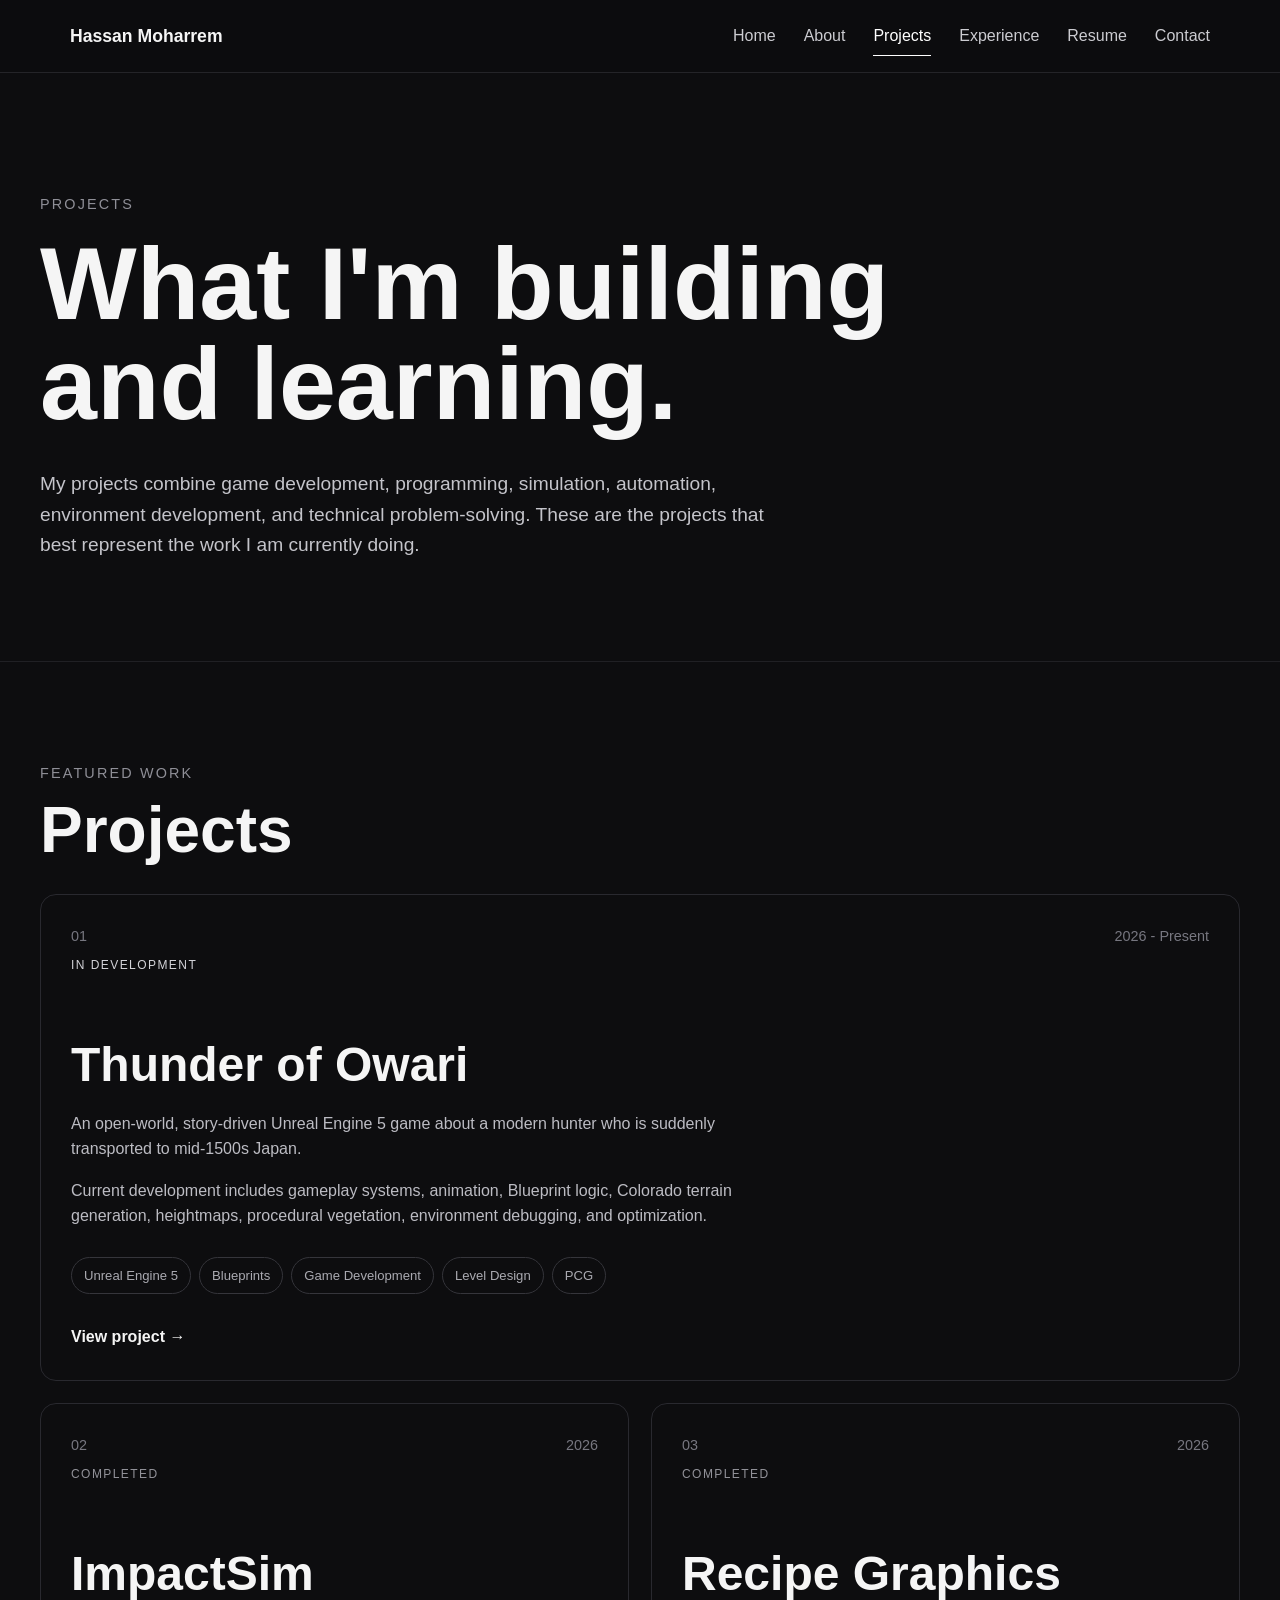
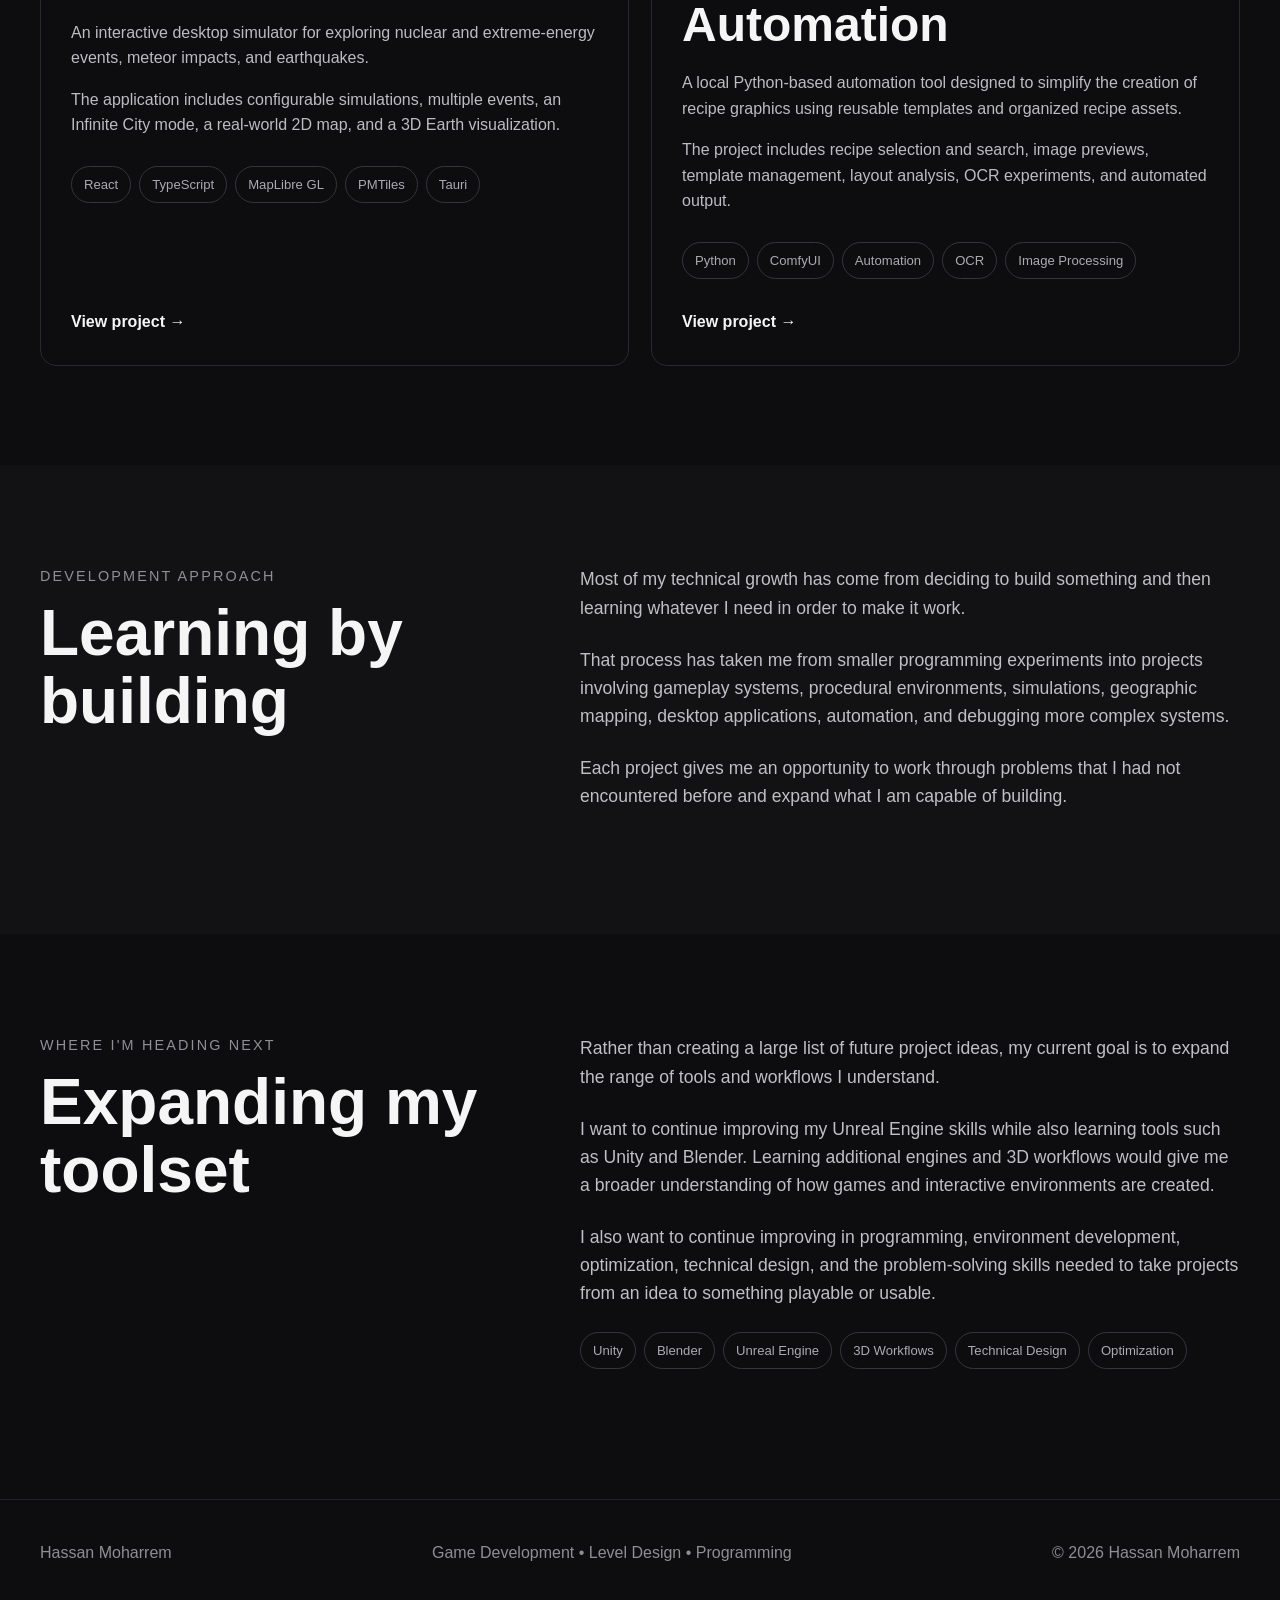
<file: projects.html>
<!doctype html>
<html lang="en">
  <head>
    <meta charset="UTF-8" />

    <meta
      name="viewport"
      content="width=device-width, initial-scale=1.0"
    />

    <title>Projects | Hassan Moharrem</title>

    <link
      rel="stylesheet"
      href="css/style.css"
    />
  </head>

  <body>

    <!-- =========================================
         NAVIGATION
         ========================================= -->

    <header class="site-header">

      <div class="nav-container">

        <a
          href="index.html"
          class="logo"
        >
          Hassan Moharrem
        </a>

        <nav class="main-nav">

          <a href="index.html">
            Home
          </a>

          <a href="about.html">
            About
          </a>

          <a
            href="projects.html"
            class="active-nav"
          >
            Projects
          </a>

          <a href="experience.html">
            Experience
          </a>

          <a href="resume.html">
            Resume
          </a>

          <a href="contact.html">
            Contact
          </a>

        </nav>

      </div>

    </header>


    <main>


      <!-- =========================================
           PROJECTS HERO
           ========================================= -->

      <section class="projects-hero">

        <div class="section-container">

          <p class="section-label">
            PROJECTS
          </p>

          <h1>
            What I'm building
            and learning.
          </h1>

          <p class="projects-hero-description">
            My projects combine game development, programming,
            simulation, automation, environment development, and
            technical problem-solving. These are the projects that
            best represent the work I am currently doing.
          </p>

        </div>

      </section>


      <!-- =========================================
           FEATURED PROJECTS
           ========================================= -->

      <section class="section">

        <div class="section-container">

          <p class="section-label">
            FEATURED WORK
          </p>

          <h2>
            Projects
          </h2>


          <div class="projects-grid">


            <!-- =====================================
                 THUNDER OF OWARI
                 ===================================== -->

            <article class="project-card project-card-large">

              <div class="project-card-top">

                <div>

                  <p class="project-number">
                    01
                  </p>

                  <p class="project-status current-status">
                    IN DEVELOPMENT
                  </p>

                </div>

                <p class="project-year">
                  2026 - Present
                </p>

              </div>


              <div class="project-card-content">

                <h3>
                  Thunder of Owari
                </h3>

                <p class="project-card-description">
                  An open-world, story-driven Unreal Engine 5 game
                  about a modern hunter who is suddenly transported
                  to mid-1500s Japan.
                </p>

                <p class="project-card-description">
                  Current development includes gameplay systems,
                  animation, Blueprint logic, Colorado terrain
                  generation, heightmaps, procedural vegetation,
                  environment debugging, and optimization.
                </p>


                <div class="project-card-tags">

                  <span>Unreal Engine 5</span>
                  <span>Blueprints</span>
                  <span>Game Development</span>
                  <span>Level Design</span>
                  <span>PCG</span>

                </div>


                <a
                  href="projects/thunder-of-owari.html"
                  class="project-link"
                >
                  View project →
                </a>

              </div>

            </article>


            <!-- =====================================
                 IMPACTSIM
                 ===================================== -->

            <article class="project-card">

              <div class="project-card-top">

                <div>

                  <p class="project-number">
                    02
                  </p>

                  <p class="project-status completed-status">
                    COMPLETED
                  </p>

                </div>

                <p class="project-year">
                  2026
                </p>

              </div>


              <div class="project-card-content">

                <h3>
                  ImpactSim
                </h3>

                <p class="project-card-description">
                  An interactive desktop simulator for exploring
                  nuclear and extreme-energy events, meteor impacts,
                  and earthquakes.
                </p>

                <p class="project-card-description">
                  The application includes configurable simulations,
                  multiple events, an Infinite City mode, a real-world
                  2D map, and a 3D Earth visualization.
                </p>


                <div class="project-card-tags">

                  <span>React</span>
                  <span>TypeScript</span>
                  <span>MapLibre GL</span>
                  <span>PMTiles</span>
                  <span>Tauri</span>

                </div>


                <a
                  href="projects/impactsim.html"
                  class="project-link"
                >
                  View project →
                </a>

              </div>

            </article>


            <!-- =====================================
                 RECIPE GRAPHICS AUTOMATION
                 ===================================== -->

            <article class="project-card">

              <div class="project-card-top">

                <div>

                  <p class="project-number">
                    03
                  </p>

                  <p class="project-status completed-status">
                    COMPLETED
                  </p>

                </div>

                <p class="project-year">
                  2026
                </p>

              </div>


              <div class="project-card-content">

                <h3>
                  Recipe Graphics Automation
                </h3>

                <p class="project-card-description">
                  A local Python-based automation tool designed to
                  simplify the creation of recipe graphics using
                  reusable templates and organized recipe assets.
                </p>

                <p class="project-card-description">
                  The project includes recipe selection and search,
                  image previews, template management, layout
                  analysis, OCR experiments, and automated output.
                </p>


                <div class="project-card-tags">

                  <span>Python</span>
                  <span>ComfyUI</span>
                  <span>Automation</span>
                  <span>OCR</span>
                  <span>Image Processing</span>

                </div>


                <a
                  href="projects/recipe-automation.html"
                  class="project-link"
                >
                  View project →
                </a>

              </div>

            </article>


          </div>

        </div>

      </section>


      <!-- =========================================
           LEARNING BY BUILDING
           ========================================= -->

      <section class="section alt-section">

        <div class="section-container project-two-column">

          <div>

            <p class="section-label">
              DEVELOPMENT APPROACH
            </p>

            <h2>
              Learning by building
            </h2>

          </div>


          <div class="project-detail-text">

            <p>
              Most of my technical growth has come from deciding
              to build something and then learning whatever I need
              in order to make it work.
            </p>

            <p>
              That process has taken me from smaller programming
              experiments into projects involving gameplay systems,
              procedural environments, simulations, geographic
              mapping, desktop applications, automation, and
              debugging more complex systems.
            </p>

            <p>
              Each project gives me an opportunity to work through
              problems that I had not encountered before and expand
              what I am capable of building.
            </p>

          </div>

        </div>

      </section>


      <!-- =========================================
           WHERE I'M HEADING NEXT
           ========================================= -->

      <section class="section">

        <div class="section-container project-two-column">

          <div>

            <p class="section-label">
              WHERE I'M HEADING NEXT
            </p>

            <h2>
              Expanding my toolset
            </h2>

          </div>


          <div class="project-detail-text">

            <p>
              Rather than creating a large list of future project
              ideas, my current goal is to expand the range of tools
              and workflows I understand.
            </p>

            <p>
              I want to continue improving my Unreal Engine skills
              while also learning tools such as Unity and Blender.
              Learning additional engines and 3D workflows would
              give me a broader understanding of how games and
              interactive environments are created.
            </p>

            <p>
              I also want to continue improving in programming,
              environment development, optimization, technical
              design, and the problem-solving skills needed to
              take projects from an idea to something playable
              or usable.
            </p>


            <div class="project-card-tags">

              <span>Unity</span>
              <span>Blender</span>
              <span>Unreal Engine</span>
              <span>3D Workflows</span>
              <span>Technical Design</span>
              <span>Optimization</span>

            </div>

          </div>

        </div>

      </section>


    </main>


    <!-- =========================================
         FOOTER
         ========================================= -->

    <footer class="site-footer">

      <div class="footer-container">

        <p>
          Hassan Moharrem
        </p>

        <p>
          Game Development • Level Design • Programming
        </p>

        <p>
          © 2026 Hassan Moharrem
        </p>

      </div>

    </footer>


    <script src="js/main.js"></script>

  </body>
</html>
</file>
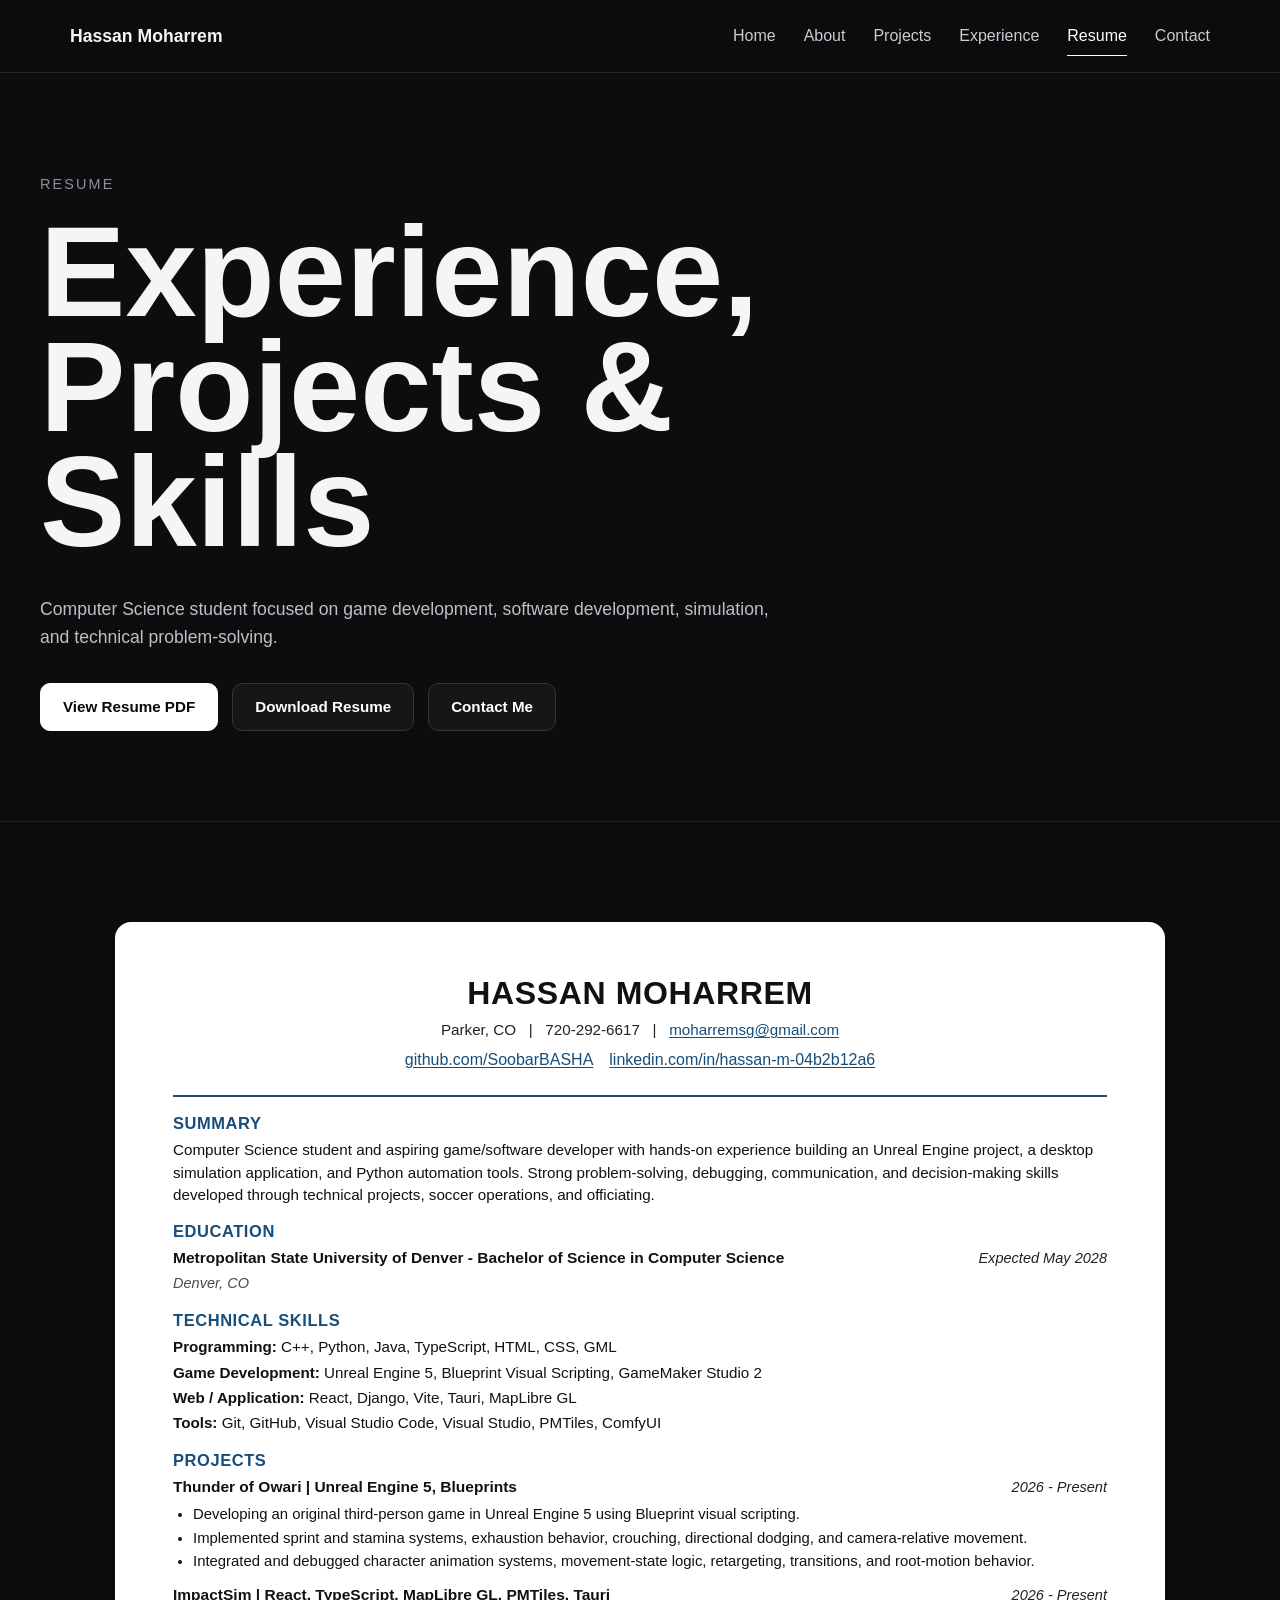
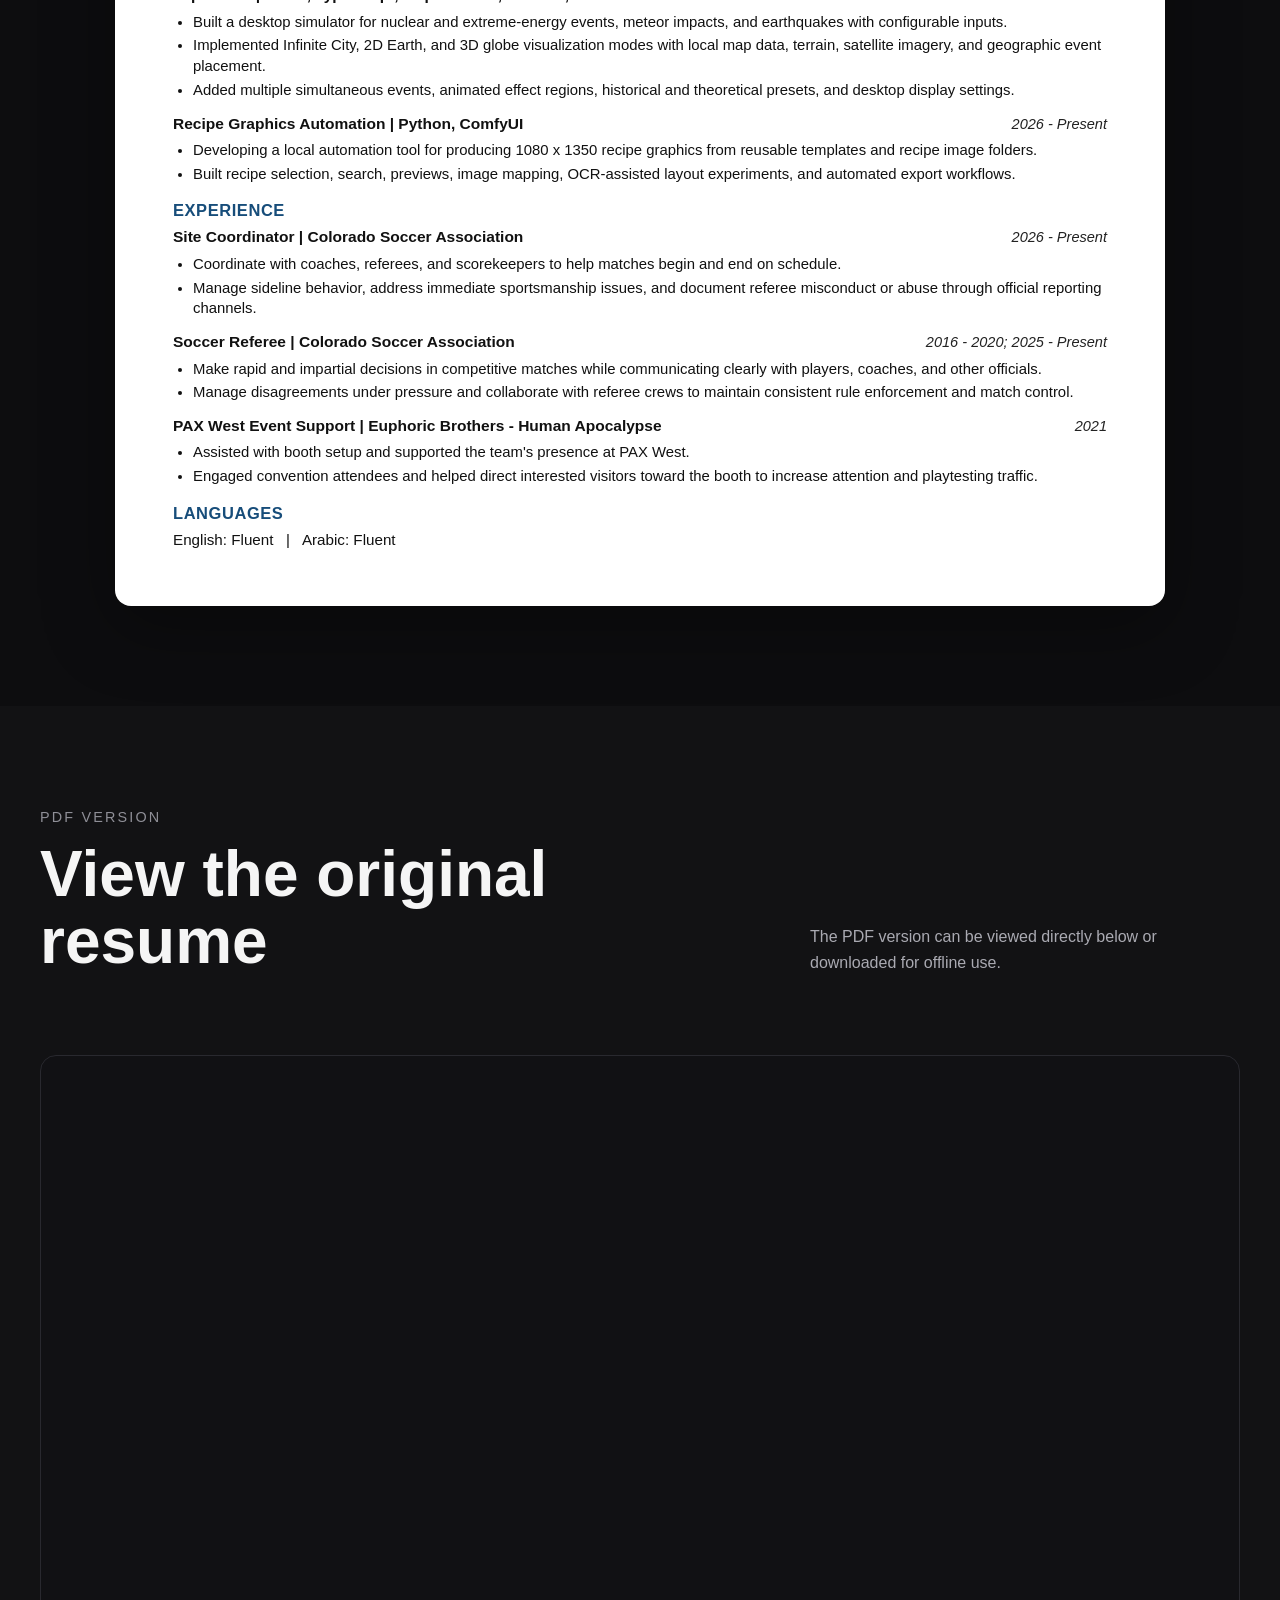
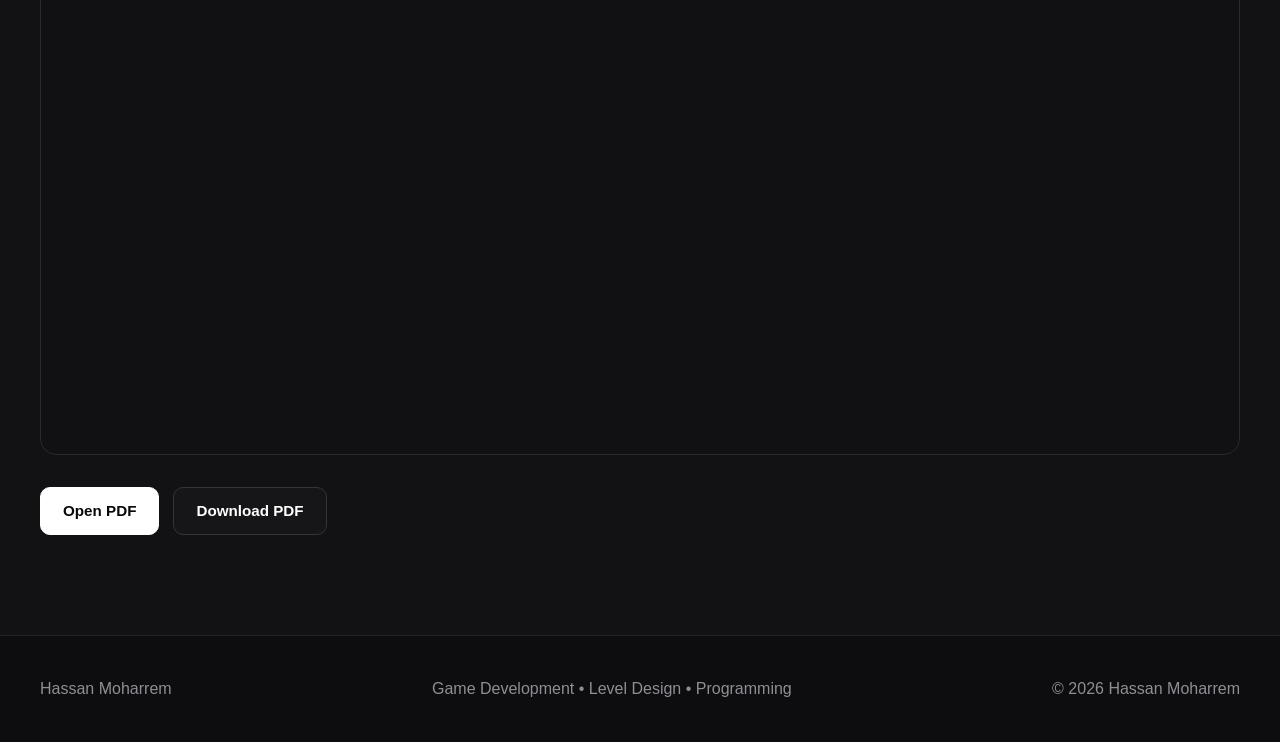
<file: resume.html>
<!doctype html>
<html lang="en">

<head>
  <meta charset="UTF-8" />

  <meta
    name="viewport"
    content="width=device-width, initial-scale=1.0"
  />

  <title>Resume | Hassan Moharrem</title>

  <link
    rel="stylesheet"
    href="css/style.css"
  />

  <style>

    .resume-actions {
      display: flex;
      flex-wrap: wrap;
      gap: 14px;
      margin-top: 32px;
    }

    .resume-button {
      display: inline-flex;
      align-items: center;
      justify-content: center;
      min-height: 48px;
      padding: 0 22px;

      border: 1px solid #34343a;
      border-radius: 10px;

      color: #ffffff;
      text-decoration: none;

      background: #161619;

      font-size: 0.95rem;
      font-weight: 600;

      transition:
        transform 0.2s ease,
        border-color 0.2s ease,
        background-color 0.2s ease;
    }

    .resume-button:hover {
      transform: translateY(-2px);
      border-color: #66666f;
      background: #202024;
    }

    .resume-button-primary {
      background: #ffffff;
      color: #09090b;
      border-color: #ffffff;
    }

    .resume-button-primary:hover {
      background: #e8e8eb;
      border-color: #e8e8eb;
    }


    /* =========================================
       RESUME DOCUMENT
       ========================================= */

    .resume-document {
      max-width: 1050px;
      margin: 0 auto;

      padding: 54px 58px;

      background: #ffffff;
      color: #111111;

      border-radius: 16px;

      box-shadow:
        0 20px 70px rgba(0, 0, 0, 0.35);
    }

    .resume-document a {
      color: #174d7a;
      text-decoration: underline;
      text-underline-offset: 2px;
    }


    /* Header */

    .resume-header {
      text-align: center;
      padding-bottom: 22px;
      margin-bottom: 14px;

      border-bottom: 2px solid #174d7a;
    }

    .resume-header h2 {
      margin: 0 0 8px;

      color: #111111;

      font-size: 2rem;
      line-height: 1.1;

      letter-spacing: 0.02em;
    }

    .resume-contact-line {
      margin: 4px 0;

      color: #222222;

      font-size: 0.95rem;
      line-height: 1.5;
    }

    .resume-links {
      display: flex;
      flex-wrap: wrap;
      justify-content: center;

      gap: 8px 16px;

      margin-top: 5px;
    }


    /* Sections */

    .resume-section {
      margin-top: 18px;
    }

    .resume-section h3 {
      margin: 0 0 8px;

      color: #174d7a;

      font-size: 1.03rem;
      line-height: 1;

      text-transform: uppercase;
      letter-spacing: 0.035em;
    }

    .resume-section p {
      margin: 0;

      color: #111111;

      font-size: 0.95rem;
      line-height: 1.45;
    }


    /* Entries */

    .resume-entry {
      margin-top: 12px;
    }

    .resume-entry:first-of-type {
      margin-top: 0;
    }

    .resume-entry-heading {
      display: flex;
      align-items: baseline;
      justify-content: space-between;

      gap: 20px;

      margin-bottom: 2px;
    }

    .resume-entry-heading h4 {
      margin: 0;

      color: #111111;

      font-size: 0.97rem;
      line-height: 1.35;

      font-weight: 700;
    }

    .resume-date {
      flex-shrink: 0;

      color: #222222;

      font-size: 0.91rem;
      font-style: italic;

      white-space: nowrap;
    }

    .resume-subtitle {
      margin: 1px 0 4px !important;

      color: #4b4b4b !important;

      font-size: 0.91rem !important;
      font-style: italic;
    }

    .resume-entry ul {
      margin: 4px 0 0;
      padding-left: 20px;
    }

    .resume-entry li {
      margin: 3px 0;

      color: #111111;

      font-size: 0.93rem;
      line-height: 1.4;
    }


    /* Skills */

    .resume-skill-row {
      margin: 3px 0 !important;
    }

    .resume-skill-row strong {
      font-weight: 700;
    }


    /* PDF Preview */

    .resume-pdf-frame {
      width: 100%;
      height: 1000px;

      margin-top: 30px;

      border: 1px solid #29292f;
      border-radius: 16px;

      background: #111114;
    }


    /* Mobile */

    @media (max-width: 760px) {

      .resume-document {
        padding: 32px 24px;
        border-radius: 10px;
      }

      .resume-header h2 {
        font-size: 1.6rem;
      }

      .resume-entry-heading {
        display: block;
      }

      .resume-date {
        display: block;
        margin-top: 2px;
      }

      .resume-actions {
        flex-direction: column;
      }

      .resume-button {
        width: 100%;
      }

      .resume-pdf-frame {
        height: 720px;
      }

    }

  </style>
</head>


<body>


  <!-- =========================================
       NAVIGATION
       ========================================= -->

  <header class="site-header">

    <div class="nav-container">

      <a
        href="index.html"
        class="logo"
      >
        Hassan Moharrem
      </a>


      <nav class="main-nav">

        <a href="index.html">
          Home
        </a>

        <a href="about.html">
          About
        </a>

        <a href="projects.html">
          Projects
        </a>

        <a href="experience.html">
          Experience
        </a>

        <a
          href="resume.html"
          class="active-nav"
        >
          Resume
        </a>

        <a href="contact.html">
          Contact
        </a>

      </nav>

    </div>

  </header>



  <main>


    <!-- =========================================
         HERO
         ========================================= -->

    <section class="project-detail-hero">

      <div class="section-container">

        <div class="project-detail-heading">

          <p class="section-label">
            RESUME
          </p>

          <h1>
            Experience, Projects & Skills
          </h1>

        </div>


        <div
          class="project-detail-text"
          style="max-width: 760px;"
        >

          <p>
            Computer Science student focused on game development,
            software development, simulation, and technical
            problem-solving.
          </p>

        </div>


        <div class="resume-actions">

          <a
            href="files/Hassan-Moharrem-Resume.pdf"
            target="_blank"
            rel="noopener noreferrer"
            class="resume-button resume-button-primary"
          >
            View Resume PDF
          </a>


          <a
            href="files/Hassan-Moharrem-Resume.pdf"
            download="Hassan-Moharrem-Resume.pdf"
            class="resume-button"
          >
            Download Resume
          </a>


          <a
            href="contact.html"
            class="resume-button"
          >
            Contact Me
          </a>

        </div>

      </div>

    </section>



    <!-- =========================================
         FULL RESUME
         ========================================= -->

    <section class="section">

      <div class="section-container">


        <article class="resume-document">


          <!-- HEADER -->

          <header class="resume-header">

            <h2>
              HASSAN MOHARREM
            </h2>


            <p class="resume-contact-line">
              Parker, CO
              &nbsp; | &nbsp;
              720-292-6617
              &nbsp; | &nbsp;
              <a href="mailto:moharremsg@gmail.com">
                moharremsg@gmail.com
              </a>
            </p>


            <div class="resume-links">

              <a
                href="https://github.com/SoobarBASHA"
                target="_blank"
                rel="noopener noreferrer"
              >
                github.com/SoobarBASHA
              </a>


              <a
                href="https://www.linkedin.com/in/hassan-m-04b2b12a6"
                target="_blank"
                rel="noopener noreferrer"
              >
                linkedin.com/in/hassan-m-04b2b12a6
              </a>

            </div>

          </header>



          <!-- SUMMARY -->

          <section class="resume-section">

            <h3>
              Summary
            </h3>

            <p>
              Computer Science student and aspiring game/software
              developer with hands-on experience building an
              Unreal Engine project, a desktop simulation
              application, and Python automation tools. Strong
              problem-solving, debugging, communication, and
              decision-making skills developed through technical
              projects, soccer operations, and officiating.
            </p>

          </section>



          <!-- EDUCATION -->

          <section class="resume-section">

            <h3>
              Education
            </h3>


            <div class="resume-entry">

              <div class="resume-entry-heading">

                <h4>
                  Metropolitan State University of Denver -
                  Bachelor of Science in Computer Science
                </h4>

                <span class="resume-date">
                  Expected May 2028
                </span>

              </div>

              <p class="resume-subtitle">
                Denver, CO
              </p>

            </div>

          </section>



          <!-- TECHNICAL SKILLS -->

          <section class="resume-section">

            <h3>
              Technical Skills
            </h3>


            <p class="resume-skill-row">
              <strong>Programming:</strong>
              C++, Python, Java, TypeScript, HTML, CSS, GML
            </p>


            <p class="resume-skill-row">
              <strong>Game Development:</strong>
              Unreal Engine 5, Blueprint Visual Scripting,
              GameMaker Studio 2
            </p>


            <p class="resume-skill-row">
              <strong>Web / Application:</strong>
              React, Django, Vite, Tauri, MapLibre GL
            </p>


            <p class="resume-skill-row">
              <strong>Tools:</strong>
              Git, GitHub, Visual Studio Code, Visual Studio,
              PMTiles, ComfyUI
            </p>

          </section>



          <!-- PROJECTS -->

          <section class="resume-section">

            <h3>
              Projects
            </h3>



            <!-- THUNDER OF OWARI -->

            <div class="resume-entry">

              <div class="resume-entry-heading">

                <h4>
                  Thunder of Owari |
                  Unreal Engine 5, Blueprints
                </h4>

                <span class="resume-date">
                  2026 - Present
                </span>

              </div>


              <ul>

                <li>
                  Developing an original third-person game in
                  Unreal Engine 5 using Blueprint visual scripting.
                </li>

                <li>
                  Implemented sprint and stamina systems,
                  exhaustion behavior, crouching, directional
                  dodging, and camera-relative movement.
                </li>

                <li>
                  Integrated and debugged character animation
                  systems, movement-state logic, retargeting,
                  transitions, and root-motion behavior.
                </li>

              </ul>

            </div>



            <!-- IMPACTSIM -->

            <div class="resume-entry">

              <div class="resume-entry-heading">

                <h4>
                  ImpactSim |
                  React, TypeScript, MapLibre GL, PMTiles, Tauri
                </h4>

                <span class="resume-date">
                  2026 - Present
                </span>

              </div>


              <ul>

                <li>
                  Built a desktop simulator for nuclear and
                  extreme-energy events, meteor impacts, and
                  earthquakes with configurable inputs.
                </li>

                <li>
                  Implemented Infinite City, 2D Earth, and 3D globe
                  visualization modes with local map data, terrain,
                  satellite imagery, and geographic event
                  placement.
                </li>

                <li>
                  Added multiple simultaneous events, animated
                  effect regions, historical and theoretical
                  presets, and desktop display settings.
                </li>

              </ul>

            </div>



            <!-- RECIPE AUTOMATION -->

            <div class="resume-entry">

              <div class="resume-entry-heading">

                <h4>
                  Recipe Graphics Automation |
                  Python, ComfyUI
                </h4>

                <span class="resume-date">
                  2026 - Present
                </span>

              </div>


              <ul>

                <li>
                  Developing a local automation tool for producing
                  1080 x 1350 recipe graphics from reusable
                  templates and recipe image folders.
                </li>

                <li>
                  Built recipe selection, search, previews, image
                  mapping, OCR-assisted layout experiments, and
                  automated export workflows.
                </li>

              </ul>

            </div>

          </section>



          <!-- EXPERIENCE -->

          <section class="resume-section">

            <h3>
              Experience
            </h3>



            <!-- SITE COORDINATOR -->

            <div class="resume-entry">

              <div class="resume-entry-heading">

                <h4>
                  Site Coordinator |
                  Colorado Soccer Association
                </h4>

                <span class="resume-date">
                  2026 - Present
                </span>

              </div>


              <ul>

                <li>
                  Coordinate with coaches, referees, and
                  scorekeepers to help matches begin and end on
                  schedule.
                </li>

                <li>
                  Manage sideline behavior, address immediate
                  sportsmanship issues, and document referee
                  misconduct or abuse through official reporting
                  channels.
                </li>

              </ul>

            </div>



            <!-- REFEREE -->

            <div class="resume-entry">

              <div class="resume-entry-heading">

                <h4>
                  Soccer Referee |
                  Colorado Soccer Association
                </h4>

                <span class="resume-date">
                  2016 - 2020; 2025 - Present
                </span>

              </div>


              <ul>

                <li>
                  Make rapid and impartial decisions in
                  competitive matches while communicating clearly
                  with players, coaches, and other officials.
                </li>

                <li>
                  Manage disagreements under pressure and
                  collaborate with referee crews to maintain
                  consistent rule enforcement and match control.
                </li>

              </ul>

            </div>



            <!-- PAX WEST -->

            <div class="resume-entry">

              <div class="resume-entry-heading">

                <h4>
                  PAX West Event Support |
                  Euphoric Brothers - Human Apocalypse
                </h4>

                <span class="resume-date">
                  2021
                </span>

              </div>


              <ul>

                <li>
                  Assisted with booth setup and supported the
                  team's presence at PAX West.
                </li>

                <li>
                  Engaged convention attendees and helped direct
                  interested visitors toward the booth to increase
                  attention and playtesting traffic.
                </li>

              </ul>

            </div>

          </section>



          <!-- LANGUAGES -->

          <section class="resume-section">

            <h3>
              Languages
            </h3>

            <p>
              English: Fluent
              &nbsp; | &nbsp;
              Arabic: Fluent
            </p>

          </section>


        </article>

      </div>

    </section>



    <!-- =========================================
         PDF VERSION
         ========================================= -->

    <section class="section alt-section">

      <div class="section-container">

        <div class="project-section-header">

          <div>

            <p class="section-label">
              PDF VERSION
            </p>

            <h2>
              View the original resume
            </h2>

          </div>


          <p>
            The PDF version can be viewed directly below or
            downloaded for offline use.
          </p>

        </div>


        <iframe
          src="files/Hassan-Moharrem-Resume.pdf"
          title="Hassan Moharrem Resume PDF"
          class="resume-pdf-frame"
        >
        </iframe>


        <div
          class="resume-actions"
          style="margin-top: 24px;"
        >

          <a
            href="files/Hassan-Moharrem-Resume.pdf"
            target="_blank"
            rel="noopener noreferrer"
            class="resume-button resume-button-primary"
          >
            Open PDF
          </a>


          <a
            href="files/Hassan-Moharrem-Resume.pdf"
            download="Hassan-Moharrem-Resume.pdf"
            class="resume-button"
          >
            Download PDF
          </a>

        </div>

      </div>

    </section>


  </main>



  <!-- =========================================
       FOOTER
       ========================================= -->

  <footer class="site-footer">

    <div class="footer-container">

      <p>
        Hassan Moharrem
      </p>

      <p>
        Game Development • Level Design • Programming
      </p>

      <p>
        © 2026 Hassan Moharrem
      </p>

    </div>

  </footer>


  <script src="js/main.js"></script>


</body>

</html>
</file>
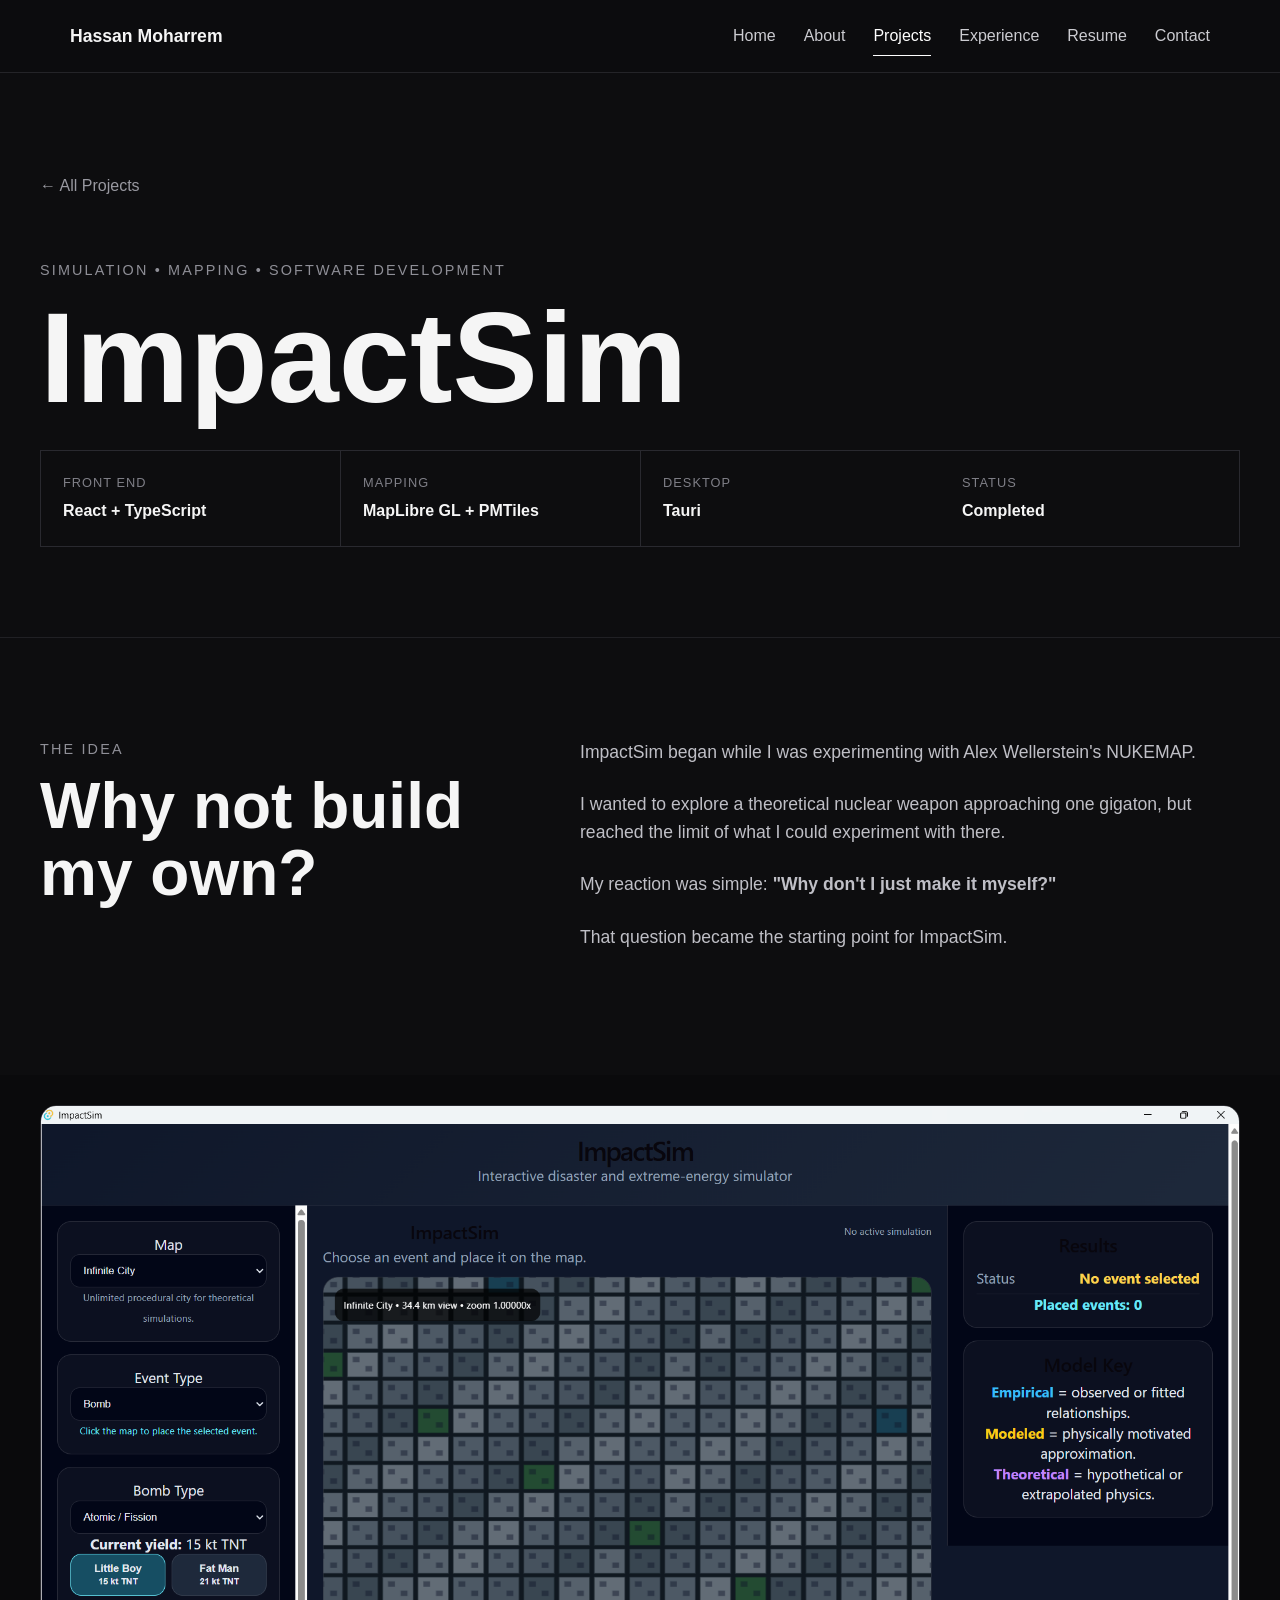
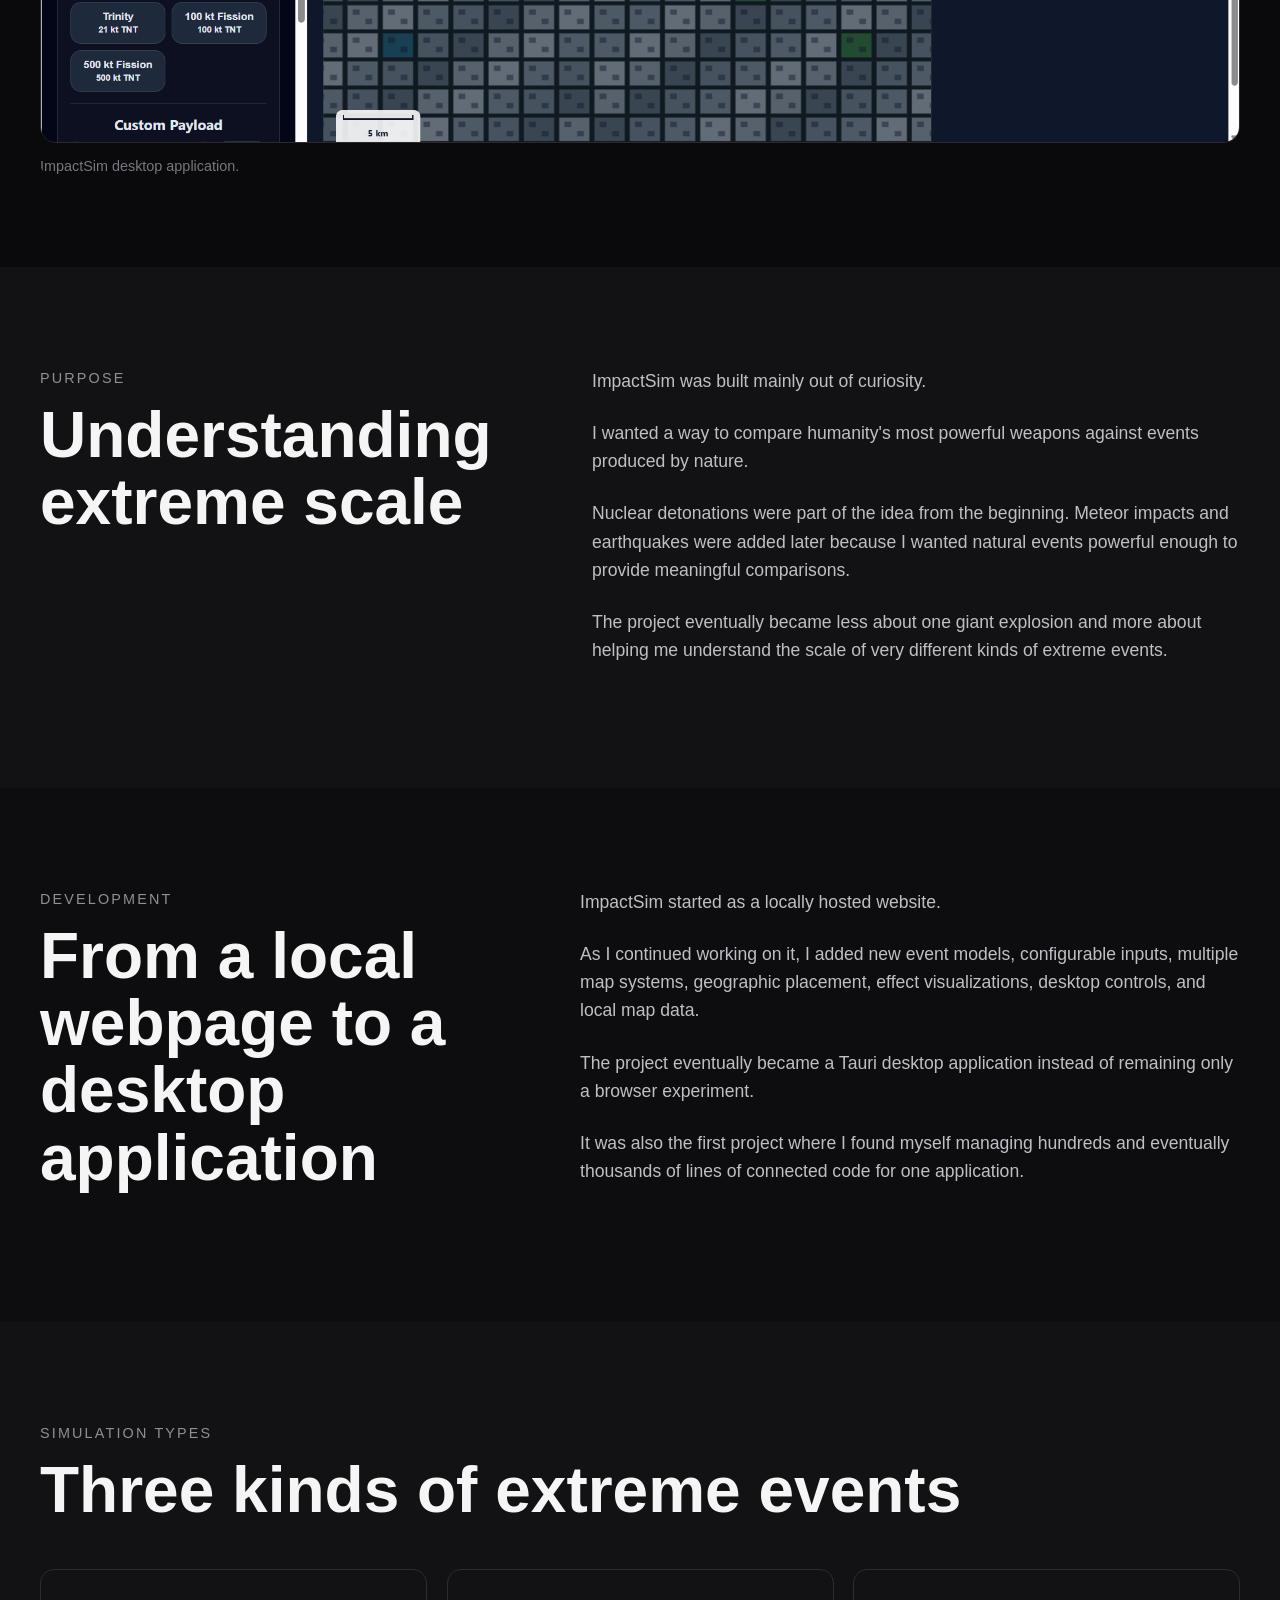
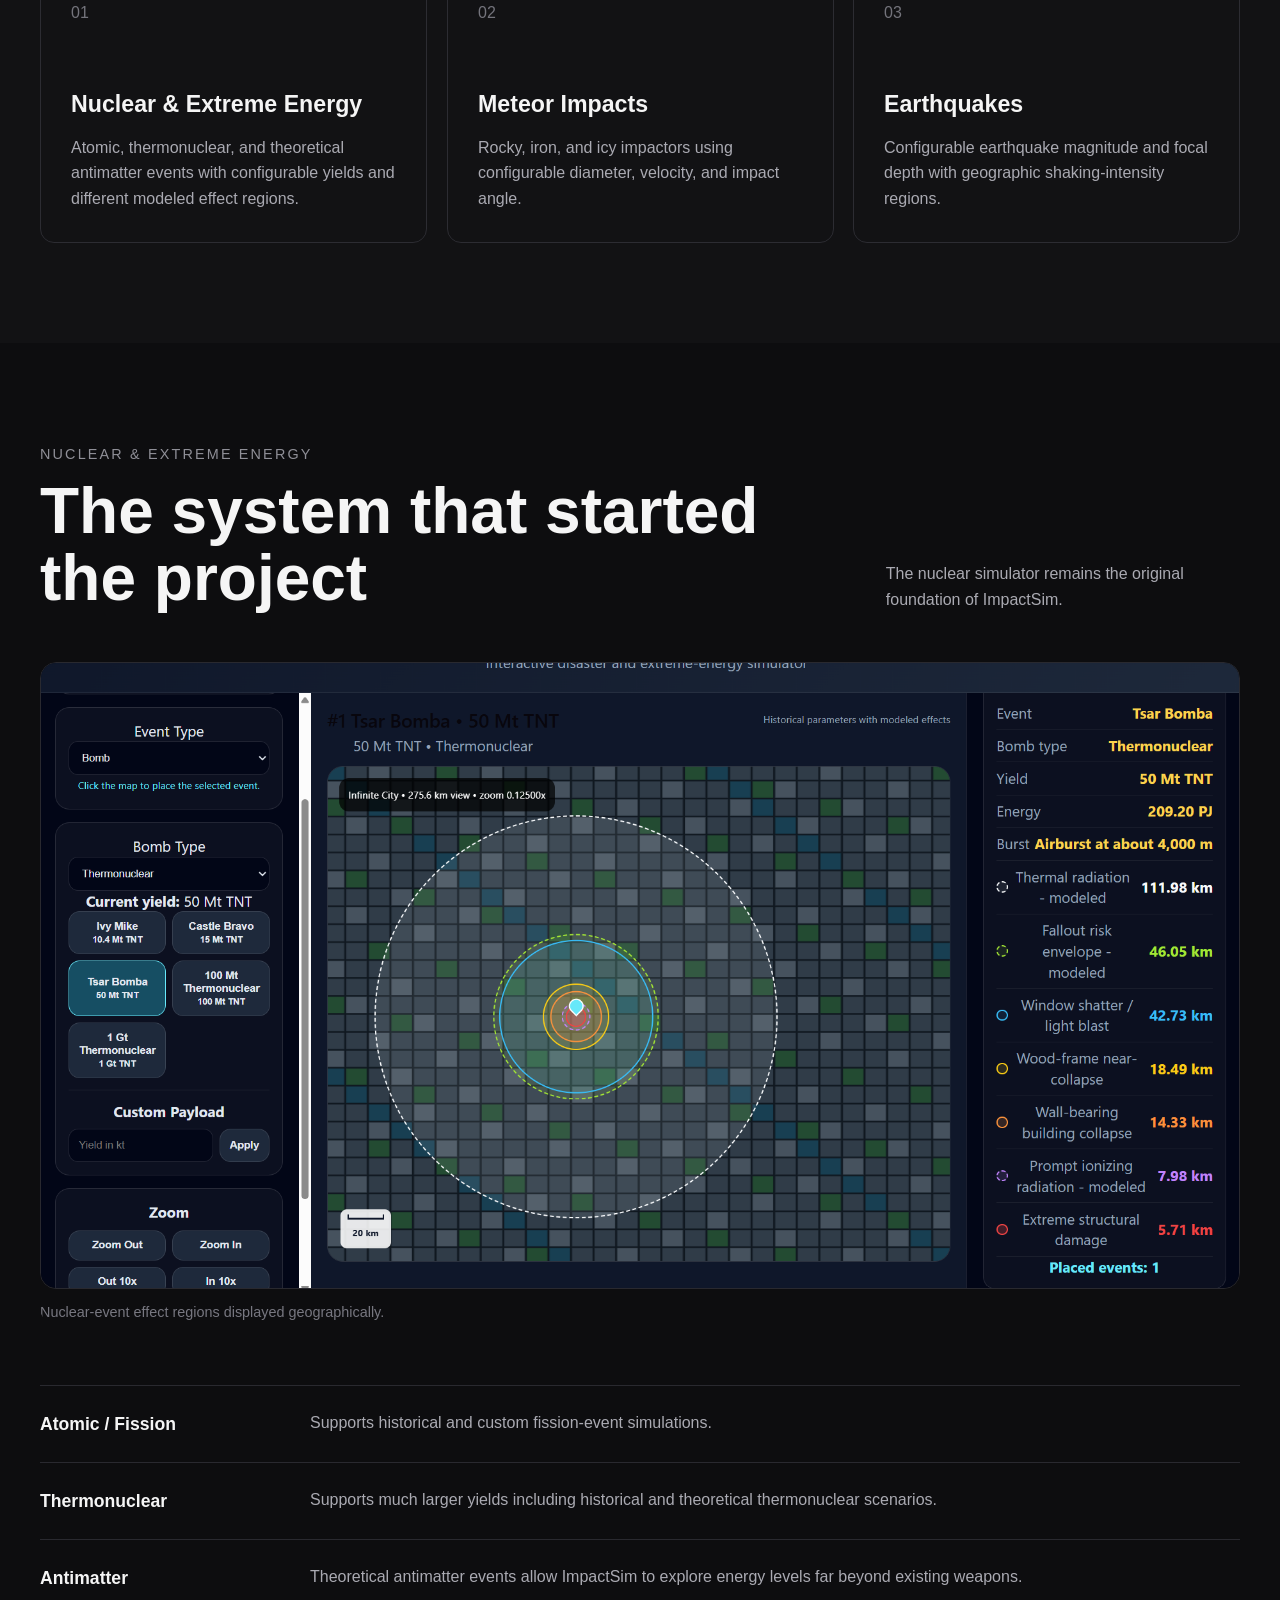
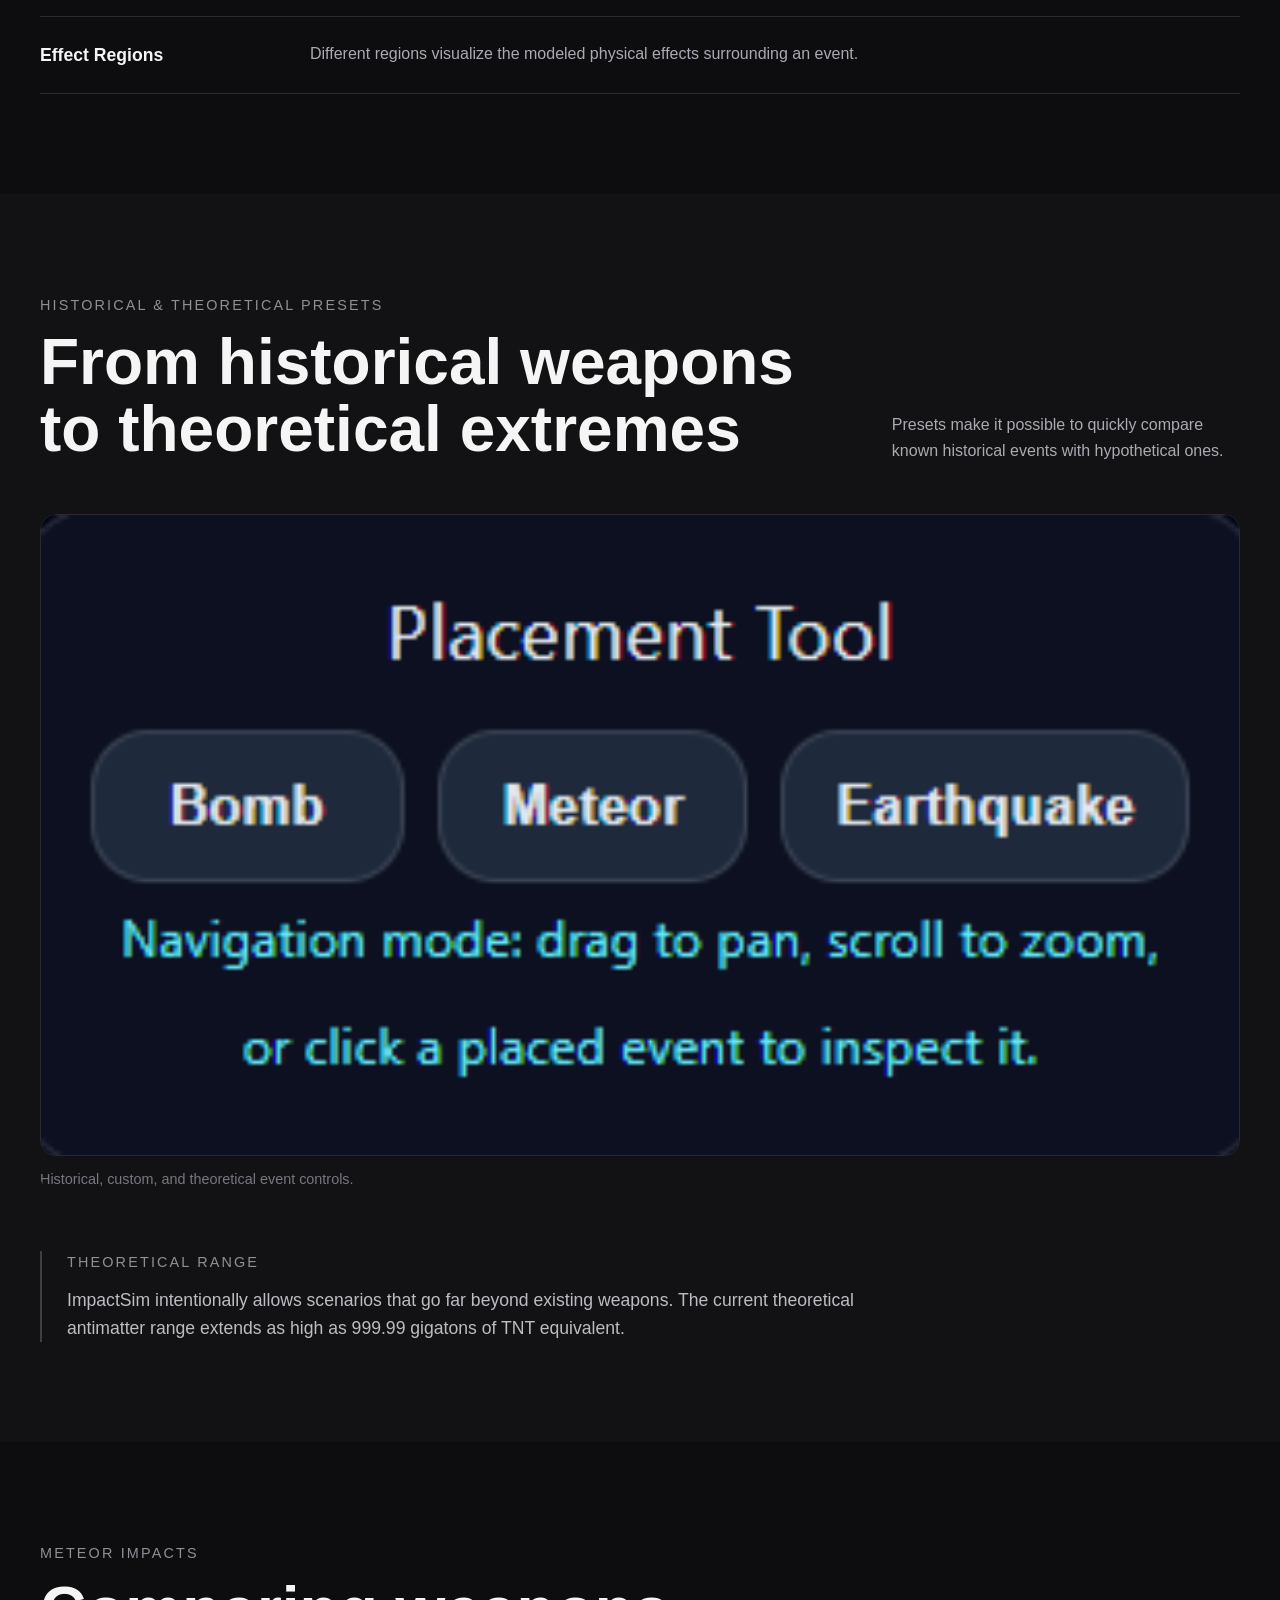
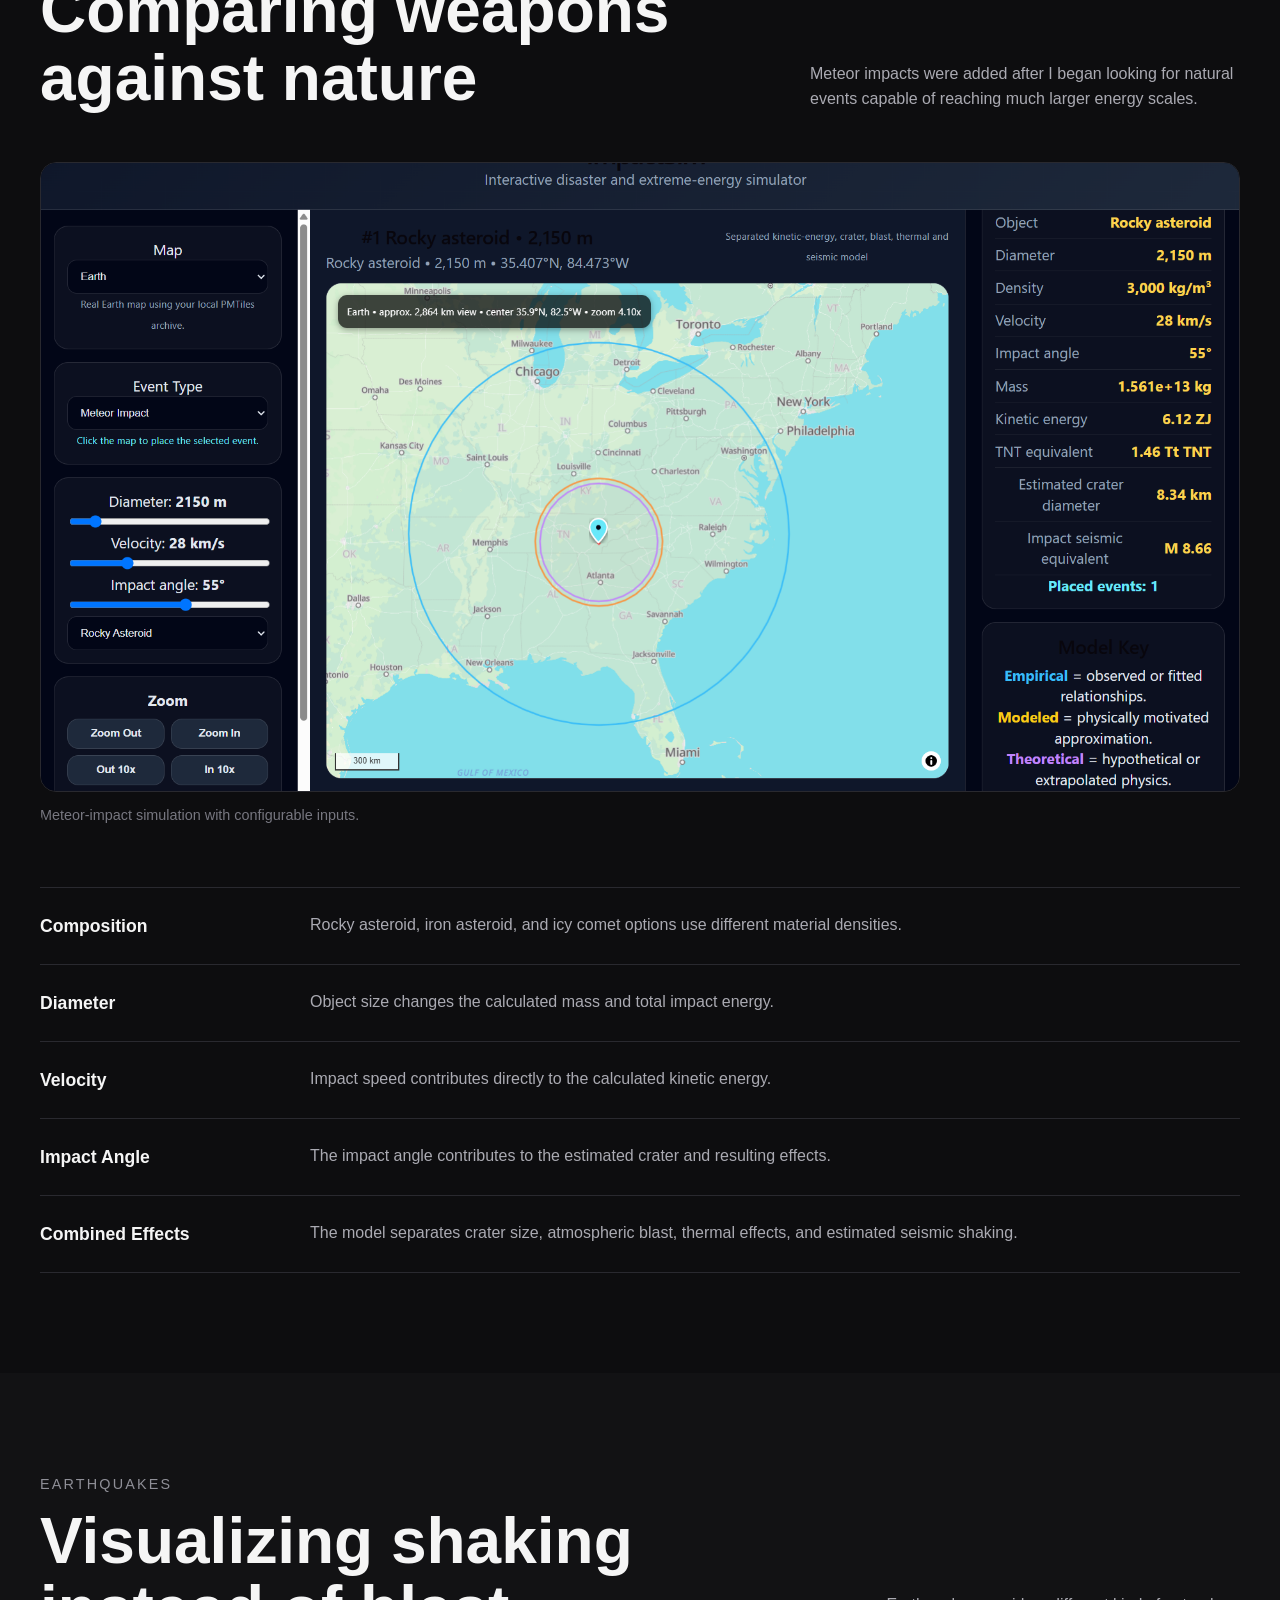
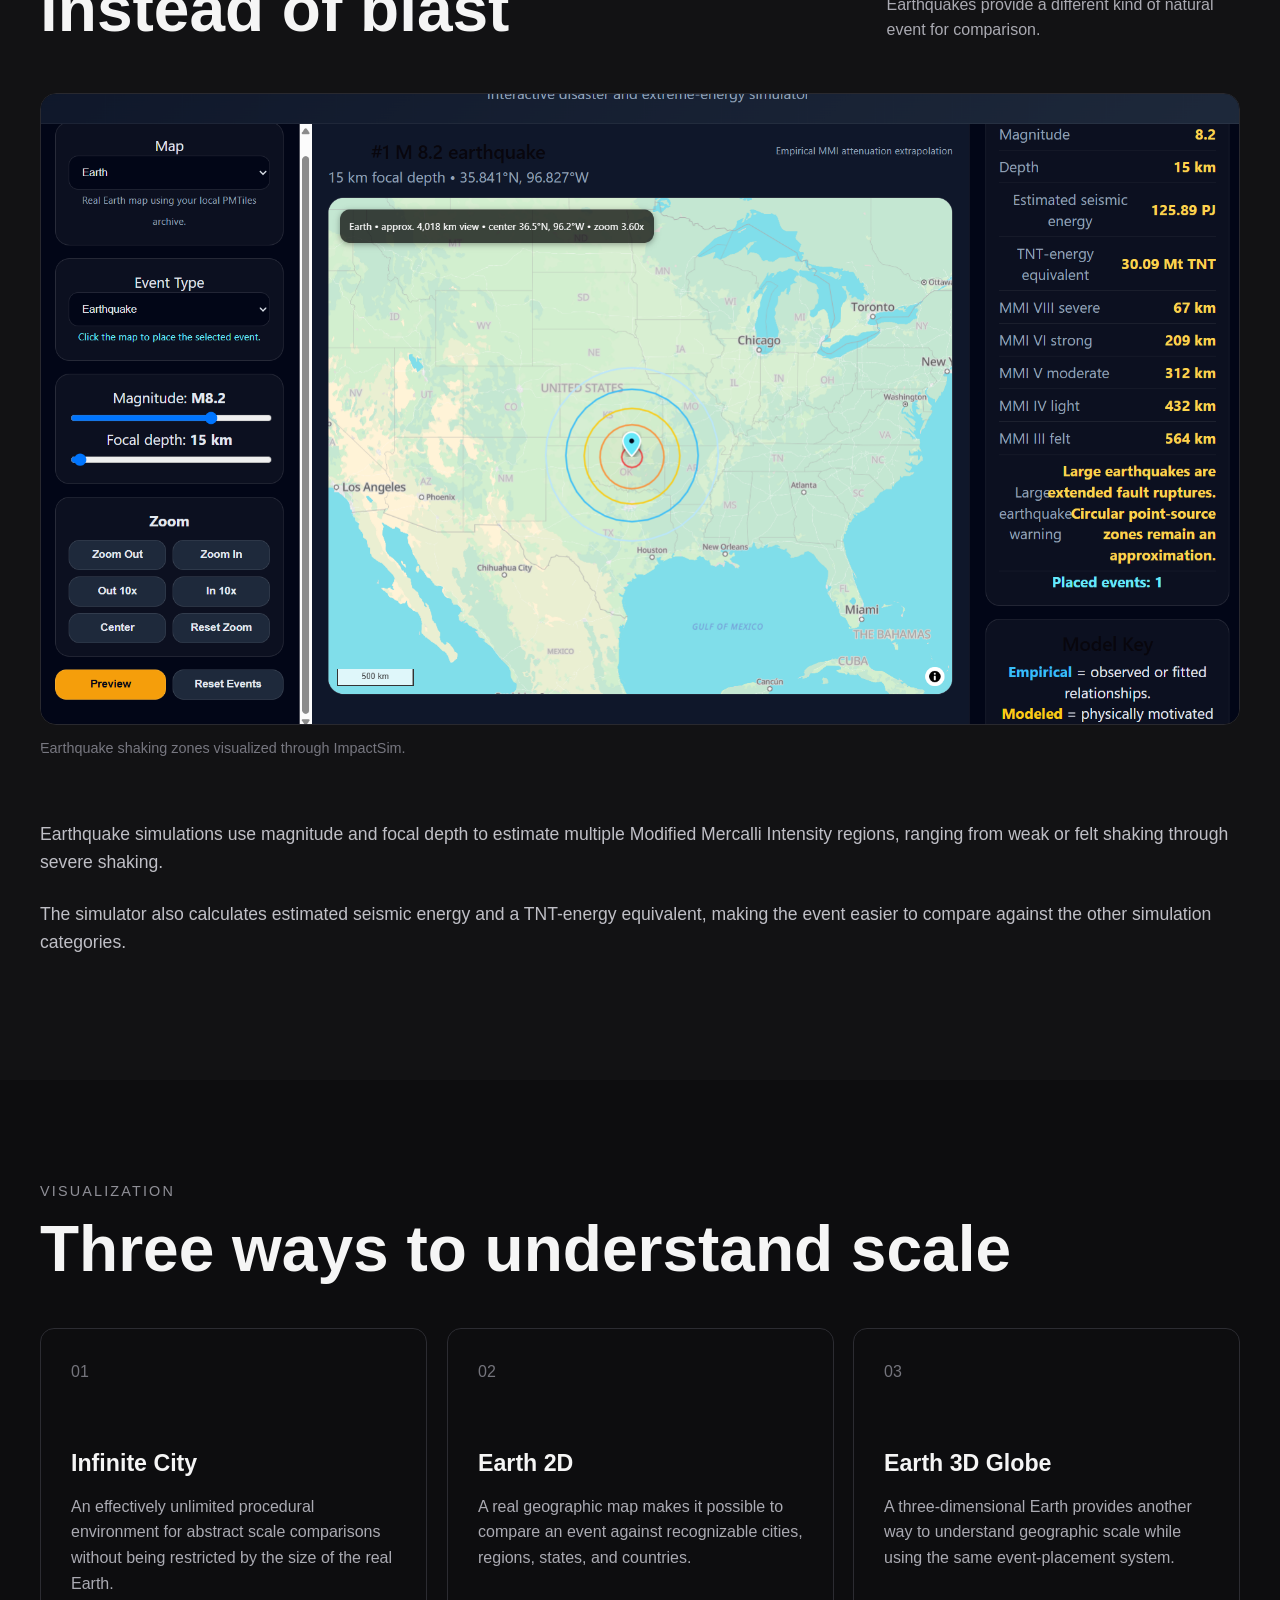
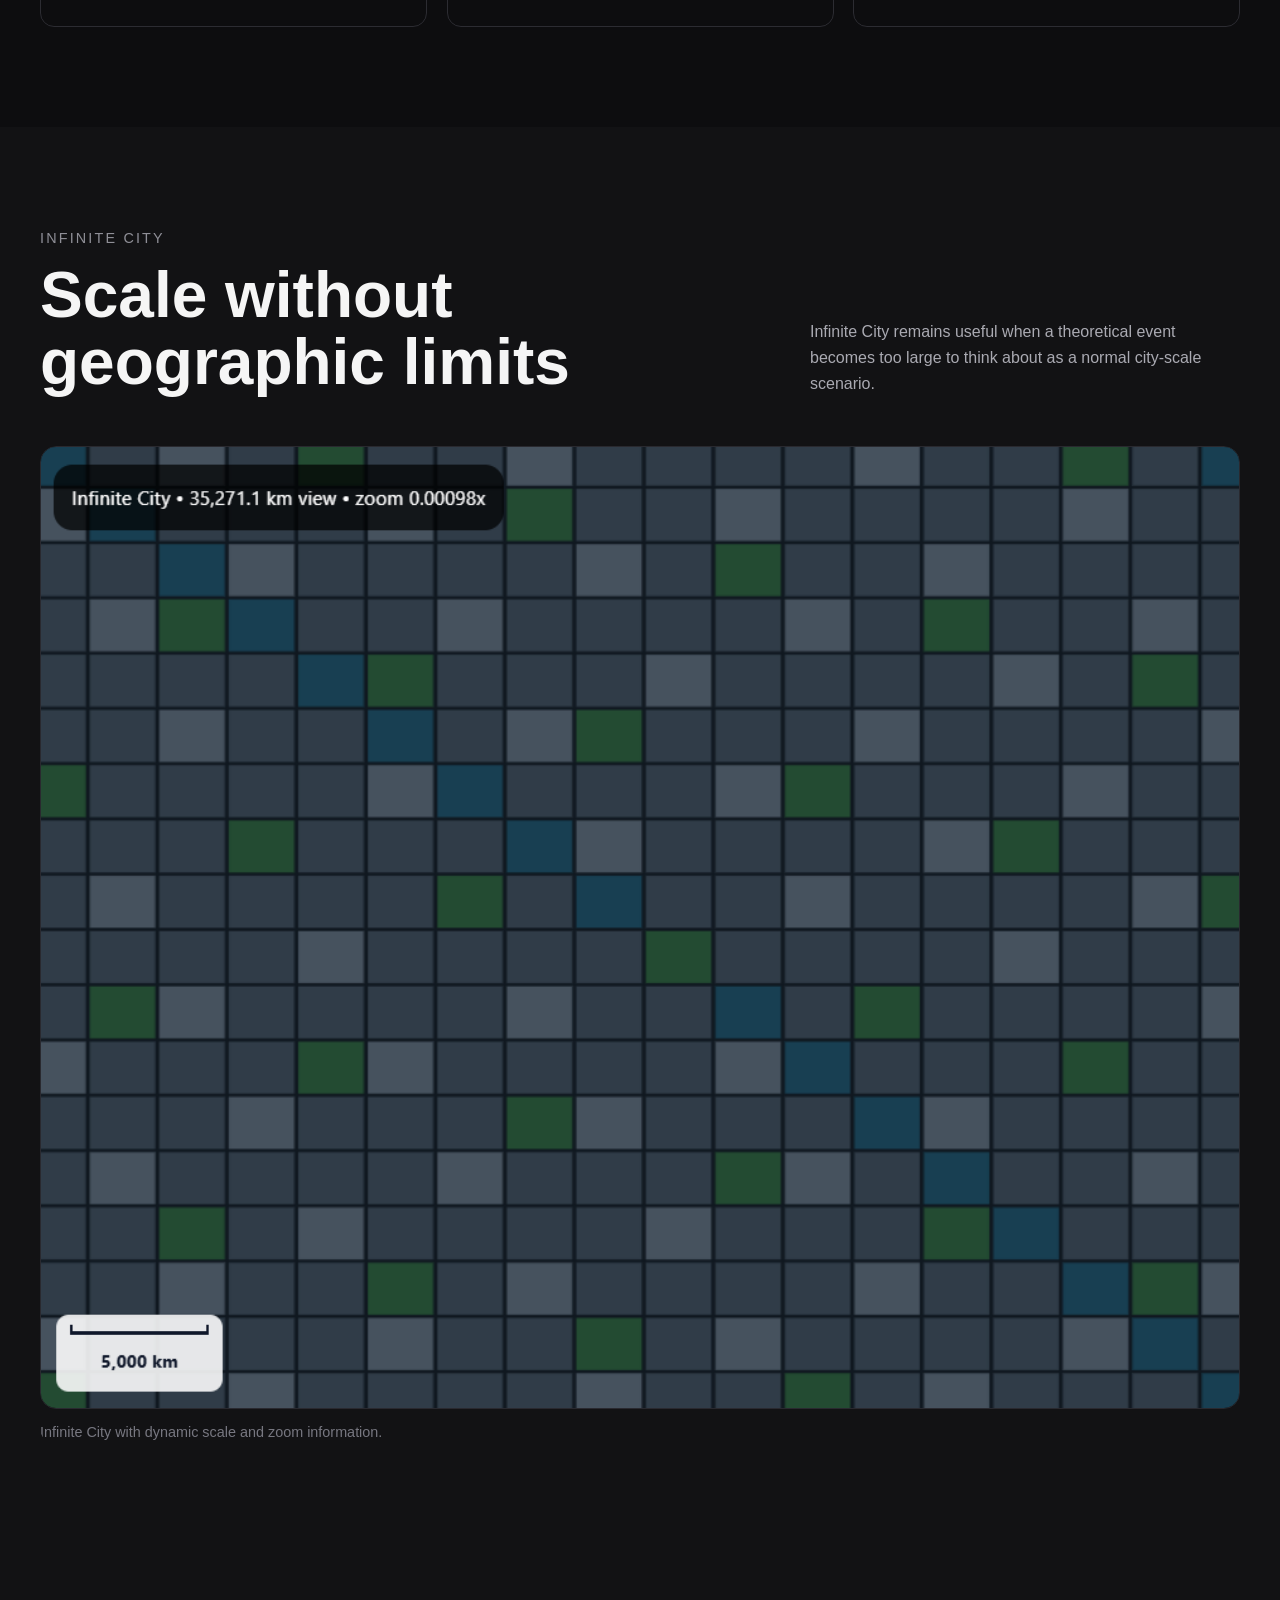
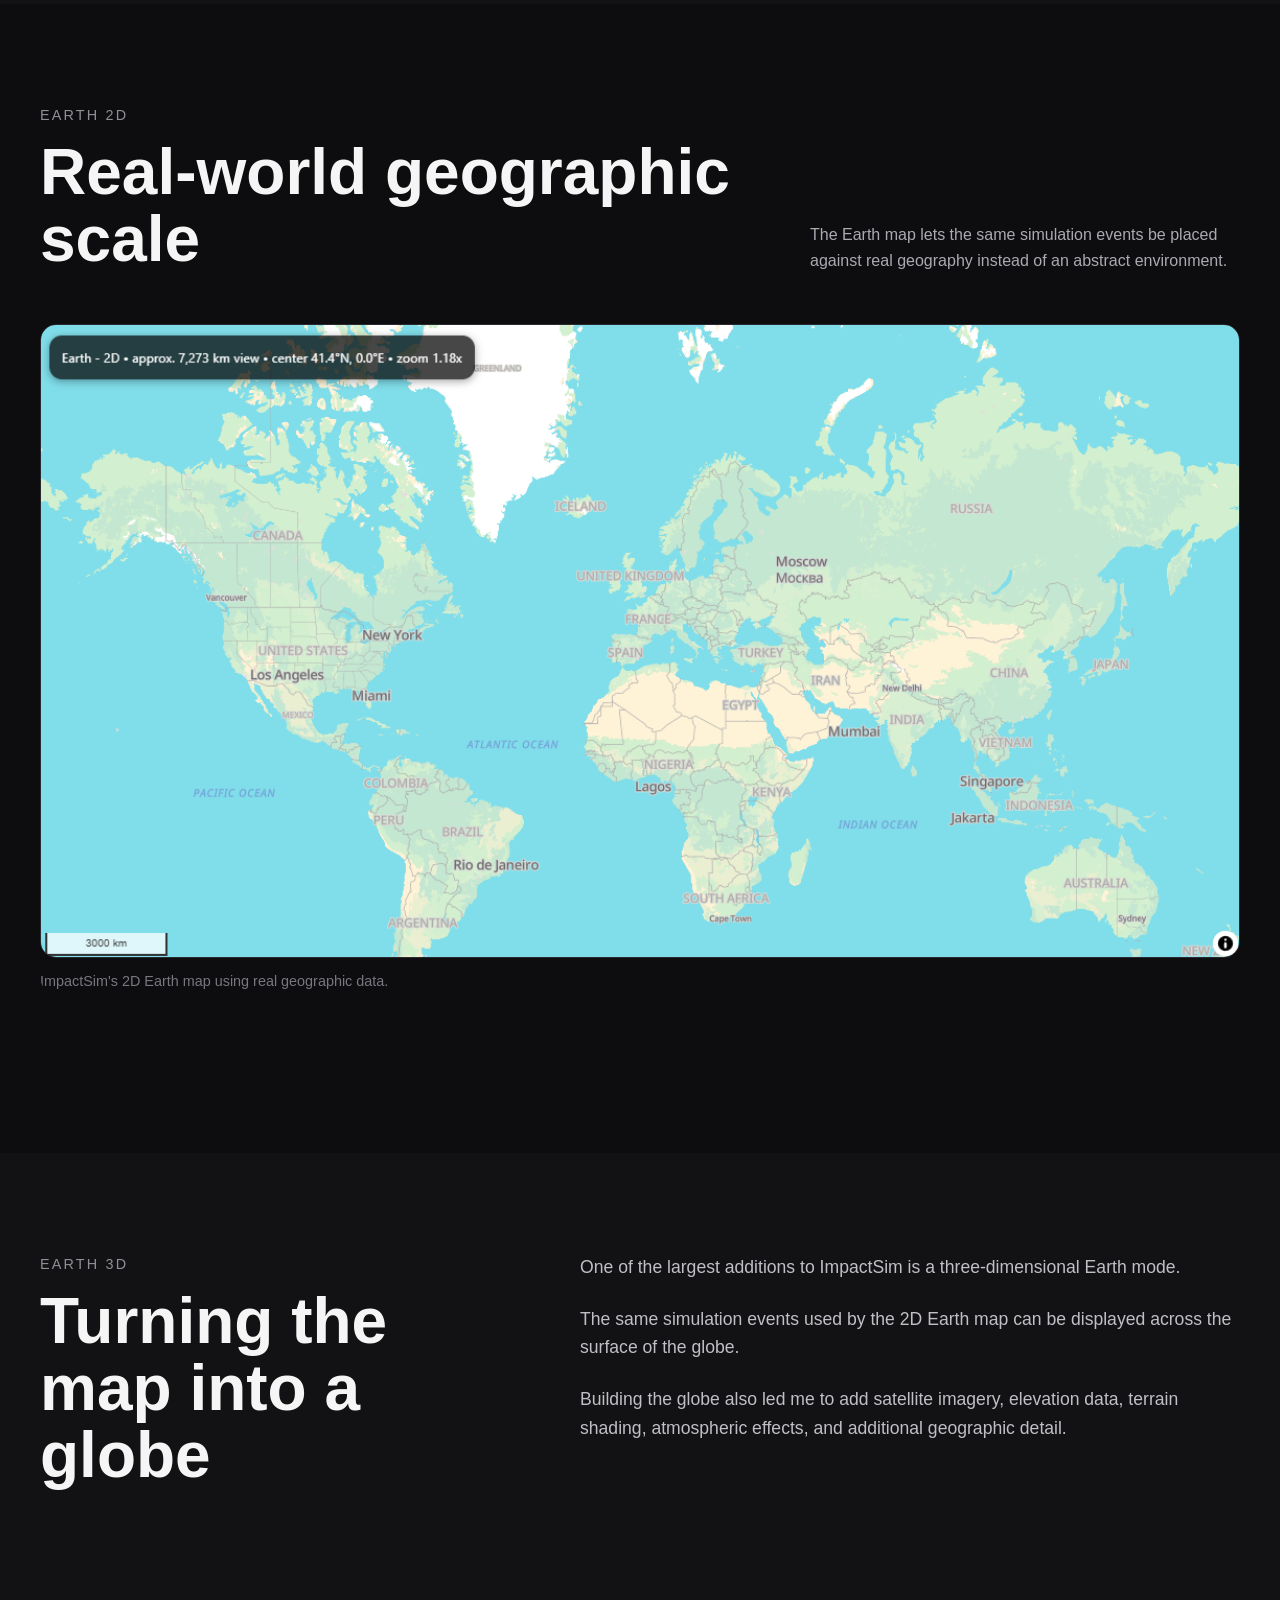
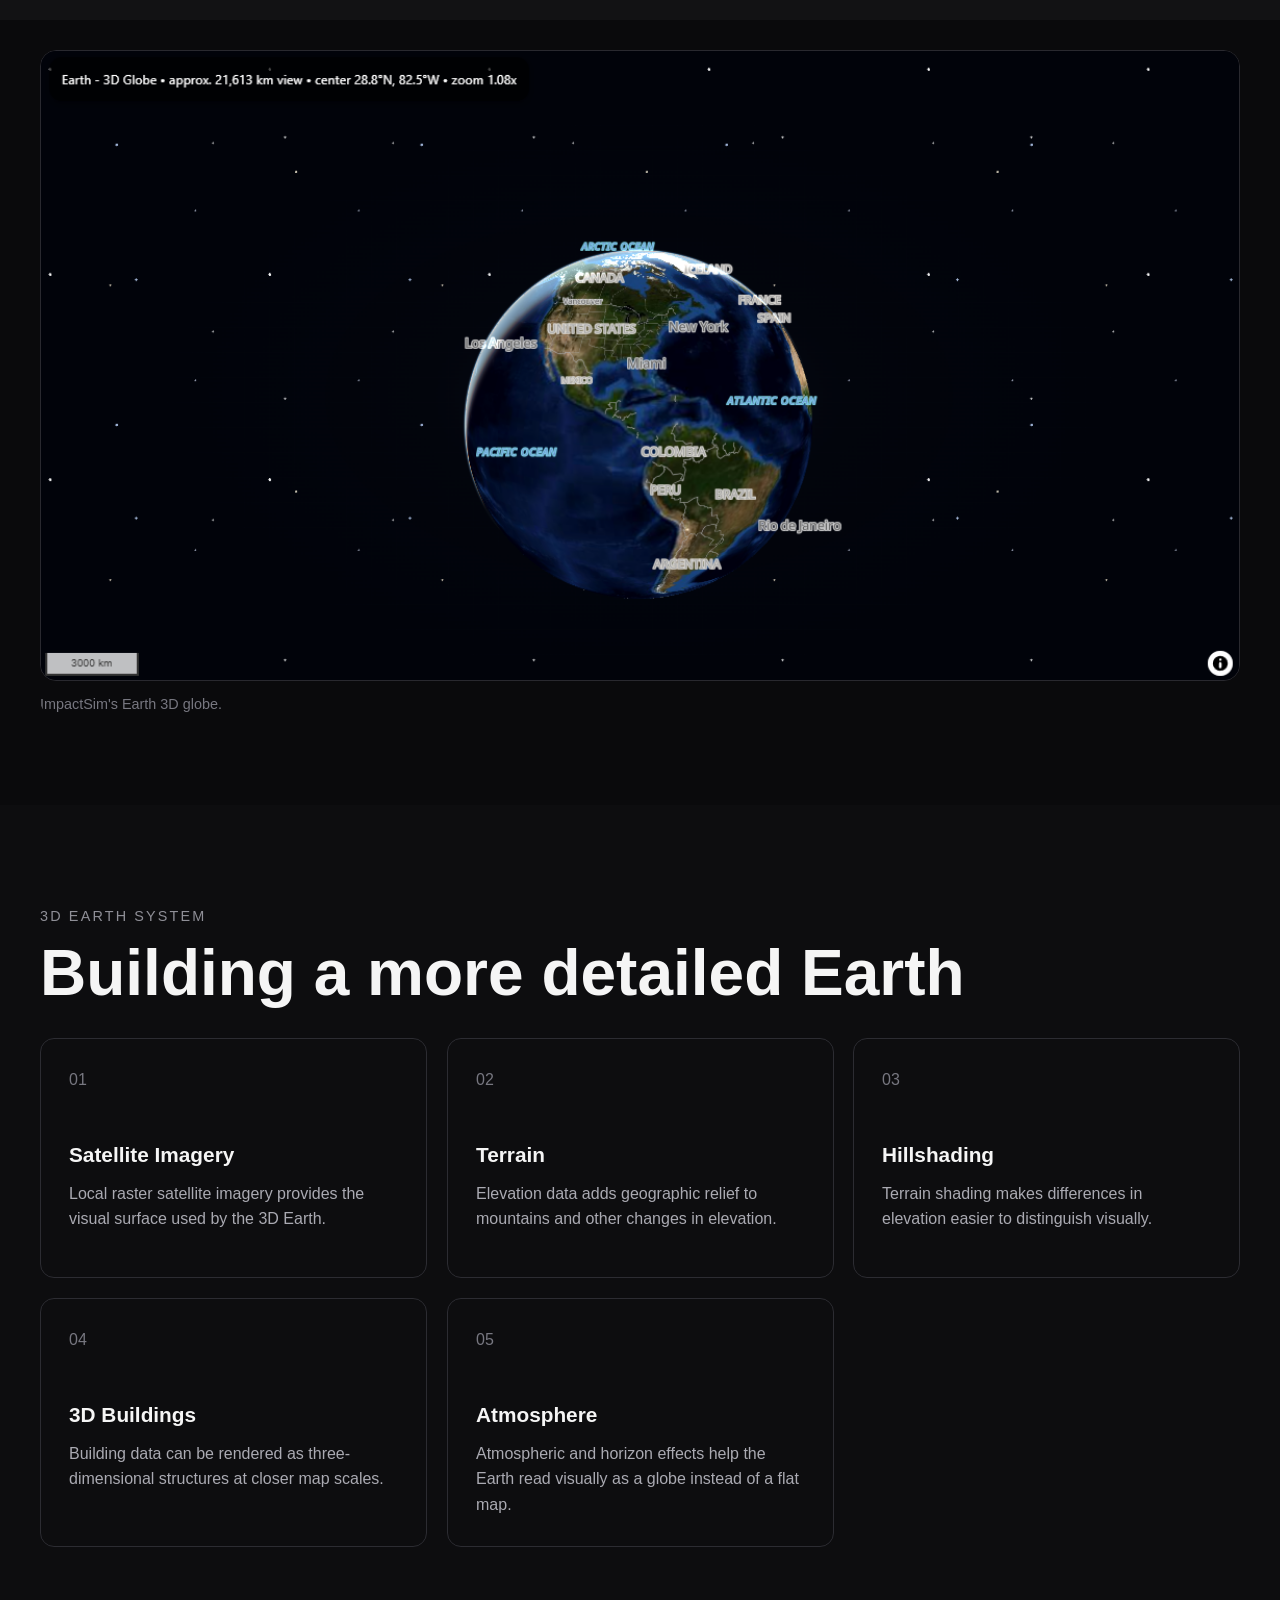
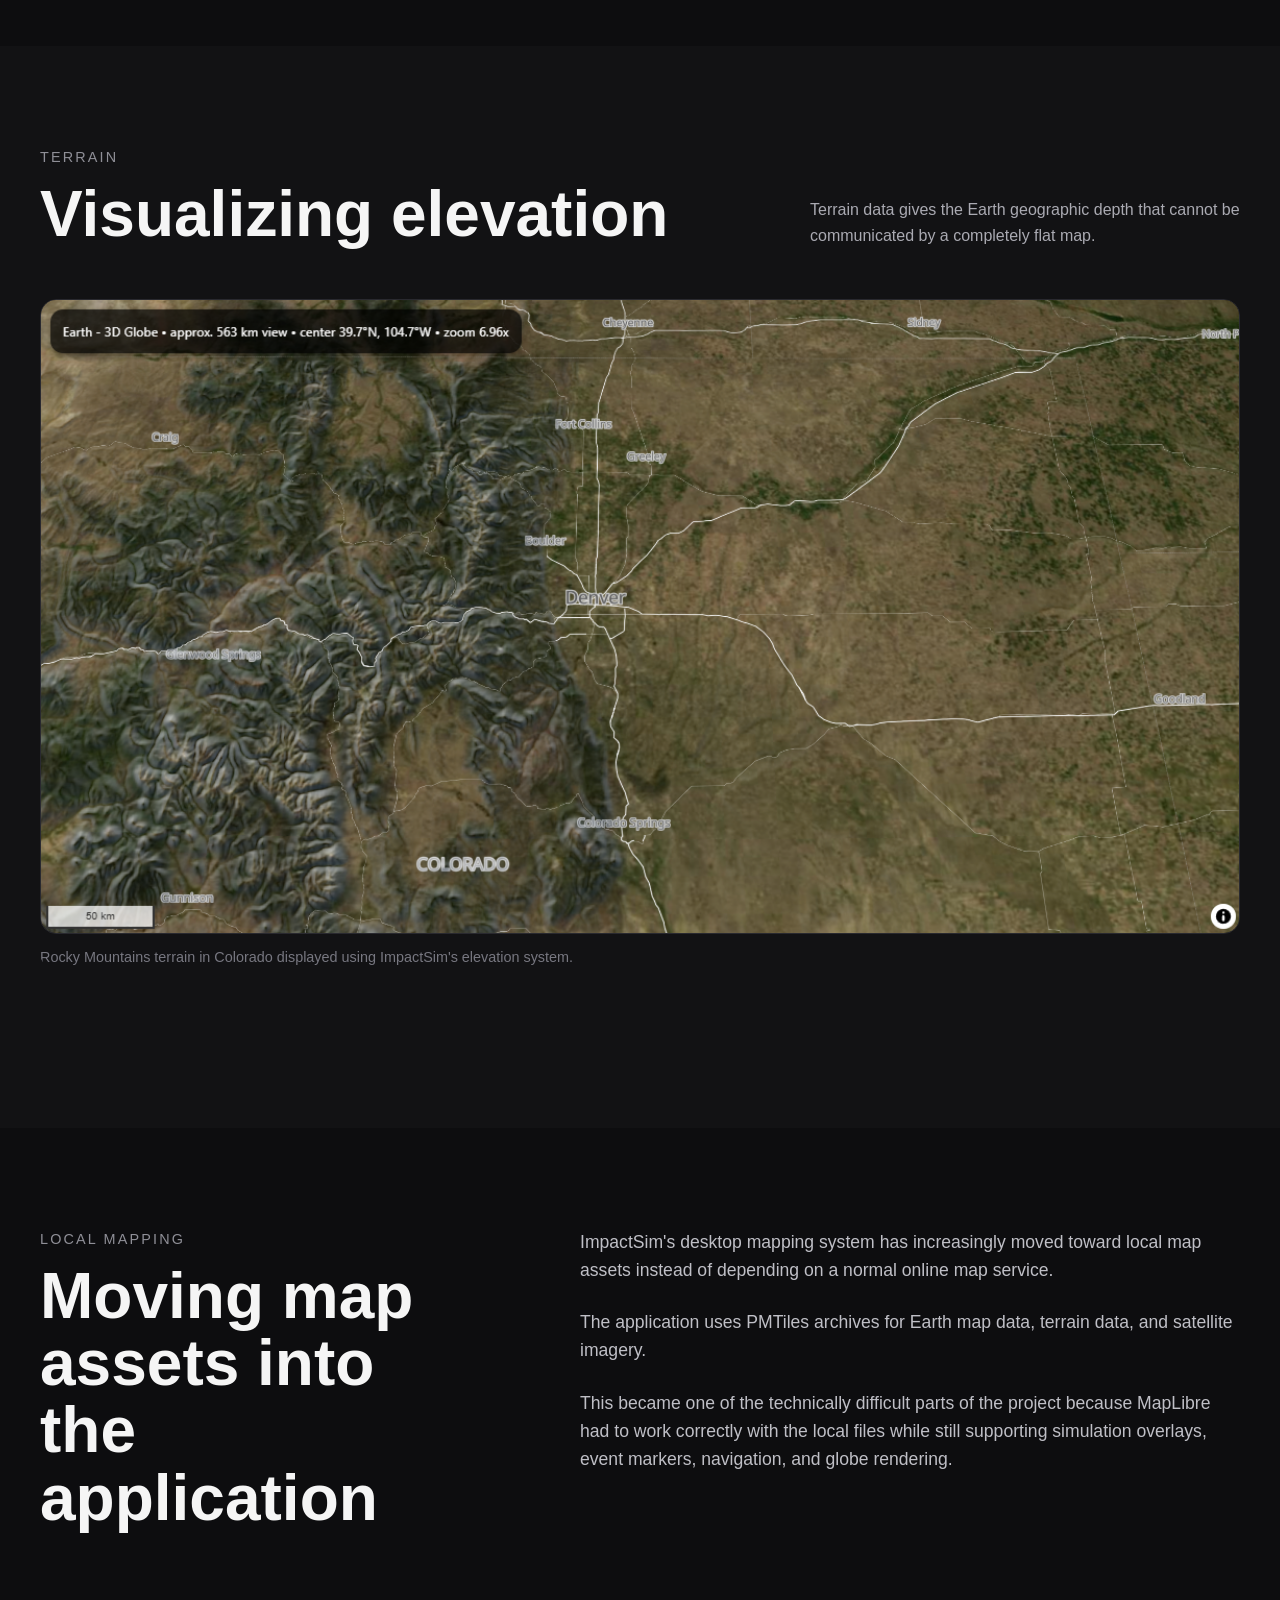
<file: projects/impactsim.html>
<!doctype html>
<html lang="en">

<head>
  <meta charset="UTF-8" />

  <meta
    name="viewport"
    content="width=device-width, initial-scale=1.0"
  />

  <title>ImpactSim | Hassan Moharrem</title>

  <link
    rel="stylesheet"
    href="../css/style.css"
  />
</head>


<body>


  <!-- =========================================
       NAVIGATION
       ========================================= -->

  <header class="site-header">

    <div class="nav-container">

      <a
        href="../index.html"
        class="logo"
      >
        Hassan Moharrem
      </a>


      <nav class="main-nav">

        <a href="../index.html">
          Home
        </a>

        <a href="../about.html">
          About
        </a>

        <a
          href="../projects.html"
          class="active-nav"
        >
          Projects
        </a>

        <a href="../experience.html">
          Experience
        </a>

        <a href="../resume.html">
          Resume
        </a>

        <a href="../contact.html">
          Contact
        </a>

      </nav>

    </div>

  </header>



  <main>


    <!-- =========================================
         PROJECT HERO
         ========================================= -->

    <section class="project-detail-hero">

      <div class="section-container">

        <a
          href="../projects.html"
          class="back-link"
        >
          ← All Projects
        </a>


        <div class="project-detail-heading">

          <p class="section-label">
            SIMULATION • MAPPING • SOFTWARE DEVELOPMENT
          </p>

          <h1>
            ImpactSim
          </h1>

        </div>


        <div class="project-detail-meta">

          <div>

            <span class="meta-label">
              Front End
            </span>

            <strong>
              React + TypeScript
            </strong>

          </div>


          <div>

            <span class="meta-label">
              Mapping
            </span>

            <strong>
              MapLibre GL + PMTiles
            </strong>

          </div>


          <div>

            <span class="meta-label">
              Desktop
            </span>

            <strong>
              Tauri
            </strong>

          </div>


          <div>

            <span class="meta-label">
              Status
            </span>

            <strong>
              Completed
            </strong>

          </div>

        </div>

      </div>

    </section>



    <!-- =========================================
         THE IDEA
         ========================================= -->

    <section class="section">

      <div class="section-container project-two-column">

        <div>

          <p class="section-label">
            THE IDEA
          </p>

          <h2>
            Why not build my own?
          </h2>

        </div>


        <div class="project-detail-text">

          <p>
            ImpactSim began while I was experimenting with
            Alex Wellerstein's NUKEMAP.
          </p>

          <p>
            I wanted to explore a theoretical nuclear weapon
            approaching one gigaton, but reached the limit of what
            I could experiment with there.
          </p>

          <p>
            My reaction was simple:
            <strong>
              "Why don't I just make it myself?"
            </strong>
          </p>

          <p>
            That question became the starting point for ImpactSim.
          </p>

        </div>

      </div>

    </section>



    <!-- =========================================
         APPLICATION OVERVIEW
         ========================================= -->

    <section class="project-visual-section">

      <div class="section-container">

        <figure class="project-image">

          <img
            src="../images/impactsim/impactsim-overview.png"
            alt="ImpactSim desktop application overview"
            style="
              width: 100%;
              height: auto;
              max-height: none;
              object-fit: contain;
              background-color: #08080a;
            "
          />

          <figcaption>
            ImpactSim desktop application.
          </figcaption>

        </figure>

      </div>

    </section>



    <!-- =========================================
         PURPOSE
         ========================================= -->

    <section class="section alt-section">

      <div class="section-container project-two-column">

        <div>

          <p class="section-label">
            PURPOSE
          </p>

          <h2>
            Understanding extreme scale
          </h2>

        </div>


        <div class="project-detail-text">

          <p>
            ImpactSim was built mainly out of curiosity.
          </p>

          <p>
            I wanted a way to compare humanity's most powerful
            weapons against events produced by nature.
          </p>

          <p>
            Nuclear detonations were part of the idea from the
            beginning. Meteor impacts and earthquakes were added
            later because I wanted natural events powerful enough
            to provide meaningful comparisons.
          </p>

          <p>
            The project eventually became less about one giant
            explosion and more about helping me understand the
            scale of very different kinds of extreme events.
          </p>

        </div>

      </div>

    </section>



    <!-- =========================================
         DEVELOPMENT HISTORY
         ========================================= -->

    <section class="section">

      <div class="section-container project-two-column">

        <div>

          <p class="section-label">
            DEVELOPMENT
          </p>

          <h2>
            From a local webpage to a desktop application
          </h2>

        </div>


        <div class="project-detail-text">

          <p>
            ImpactSim started as a locally hosted website.
          </p>

          <p>
            As I continued working on it, I added new event models,
            configurable inputs, multiple map systems, geographic
            placement, effect visualizations, desktop controls,
            and local map data.
          </p>

          <p>
            The project eventually became a Tauri desktop
            application instead of remaining only a browser
            experiment.
          </p>

          <p>
            It was also the first project where I found myself
            managing hundreds and eventually thousands of lines
            of connected code for one application.
          </p>

        </div>

      </div>

    </section>



    <!-- =========================================
         SIMULATION TYPES
         ========================================= -->

    <section class="section alt-section">

      <div class="section-container">

        <p class="section-label">
          SIMULATION TYPES
        </p>

        <h2>
          Three kinds of extreme events
        </h2>


        <div class="status-grid">


          <div class="status-card">

            <span>
              01
            </span>

            <h3>
              Nuclear & Extreme Energy
            </h3>

            <p>
              Atomic, thermonuclear, and theoretical antimatter
              events with configurable yields and different
              modeled effect regions.
            </p>

          </div>


          <div class="status-card">

            <span>
              02
            </span>

            <h3>
              Meteor Impacts
            </h3>

            <p>
              Rocky, iron, and icy impactors using configurable
              diameter, velocity, and impact angle.
            </p>

          </div>


          <div class="status-card">

            <span>
              03
            </span>

            <h3>
              Earthquakes
            </h3>

            <p>
              Configurable earthquake magnitude and focal depth
              with geographic shaking-intensity regions.
            </p>

          </div>


        </div>

      </div>

    </section>



    <!-- =========================================
         NUCLEAR
         ========================================= -->

    <section class="section">

      <div class="section-container">

        <div class="project-section-header">

          <div>

            <p class="section-label">
              NUCLEAR & EXTREME ENERGY
            </p>

            <h2>
              The system that started the project
            </h2>

          </div>


          <p>
            The nuclear simulator remains the original foundation
            of ImpactSim.
          </p>

        </div>


        <figure class="project-image">

          <img
            src="../images/impactsim/nuclear-simulation.png"
            alt="Nuclear detonation simulation in ImpactSim"
            style="
              width: 100%;
              height: auto;
              max-height: none;
              object-fit: contain;
              background-color: #08080a;
            "
          />

          <figcaption>
            Nuclear-event effect regions displayed geographically.
          </figcaption>

        </figure>


        <div class="system-list impact-system-list">


          <div class="system-row">

            <span>
              Atomic / Fission
            </span>

            <p>
              Supports historical and custom fission-event
              simulations.
            </p>

          </div>


          <div class="system-row">

            <span>
              Thermonuclear
            </span>

            <p>
              Supports much larger yields including historical
              and theoretical thermonuclear scenarios.
            </p>

          </div>


          <div class="system-row">

            <span>
              Antimatter
            </span>

            <p>
              Theoretical antimatter events allow ImpactSim to
              explore energy levels far beyond existing weapons.
            </p>

          </div>


          <div class="system-row">

            <span>
              Effect Regions
            </span>

            <p>
              Different regions visualize the modeled physical
              effects surrounding an event.
            </p>

          </div>


        </div>

      </div>

    </section>



    <!-- =========================================
         PRESETS
         ========================================= -->

    <section class="section alt-section">

      <div class="section-container">

        <div class="project-section-header">

          <div>

            <p class="section-label">
              HISTORICAL & THEORETICAL PRESETS
            </p>

            <h2>
              From historical weapons to theoretical extremes
            </h2>

          </div>


          <p>
            Presets make it possible to quickly compare known
            historical events with hypothetical ones.
          </p>

        </div>


        <figure class="project-image">

          <img
            src="../images/impactsim/event-presets.png"
            alt="ImpactSim nuclear presets and event controls"
            style="
              width: 100%;
              height: auto;
              max-height: none;
              object-fit: contain;
              background-color: #08080a;
            "
          />

          <figcaption>
            Historical, custom, and theoretical event controls.
          </figcaption>

        </figure>


        <div class="project-note">

          <p class="section-label">
            THEORETICAL RANGE
          </p>

          <p>
            ImpactSim intentionally allows scenarios that go far
            beyond existing weapons. The current theoretical
            antimatter range extends as high as 999.99 gigatons
            of TNT equivalent.
          </p>

        </div>

      </div>

    </section>



    <!-- =========================================
         METEOR
         ========================================= -->

    <section class="section">

      <div class="section-container">

        <div class="project-section-header">

          <div>

            <p class="section-label">
              METEOR IMPACTS
            </p>

            <h2>
              Comparing weapons against nature
            </h2>

          </div>


          <p>
            Meteor impacts were added after I began looking for
            natural events capable of reaching much larger energy
            scales.
          </p>

        </div>


        <figure class="project-image">

          <img
            src="../images/impactsim/meteor-simulation.png"
            alt="Meteor impact simulation in ImpactSim"
            style="
              width: 100%;
              height: auto;
              max-height: none;
              object-fit: contain;
              background-color: #08080a;
            "
          />

          <figcaption>
            Meteor-impact simulation with configurable inputs.
          </figcaption>

        </figure>


        <div class="system-list impact-system-list">


          <div class="system-row">

            <span>
              Composition
            </span>

            <p>
              Rocky asteroid, iron asteroid, and icy comet options
              use different material densities.
            </p>

          </div>


          <div class="system-row">

            <span>
              Diameter
            </span>

            <p>
              Object size changes the calculated mass and total
              impact energy.
            </p>

          </div>


          <div class="system-row">

            <span>
              Velocity
            </span>

            <p>
              Impact speed contributes directly to the calculated
              kinetic energy.
            </p>

          </div>


          <div class="system-row">

            <span>
              Impact Angle
            </span>

            <p>
              The impact angle contributes to the estimated crater
              and resulting effects.
            </p>

          </div>


          <div class="system-row">

            <span>
              Combined Effects
            </span>

            <p>
              The model separates crater size, atmospheric blast,
              thermal effects, and estimated seismic shaking.
            </p>

          </div>


        </div>

      </div>

    </section>



    <!-- =========================================
         EARTHQUAKE
         ========================================= -->

    <section class="section alt-section">

      <div class="section-container">

        <div class="project-section-header">

          <div>

            <p class="section-label">
              EARTHQUAKES
            </p>

            <h2>
              Visualizing shaking instead of blast
            </h2>

          </div>


          <p>
            Earthquakes provide a different kind of natural event
            for comparison.
          </p>

        </div>


        <figure class="project-image">

          <img
            src="../images/impactsim/earthquake-simulation.png"
            alt="Earthquake simulation in ImpactSim"
            style="
              width: 100%;
              height: auto;
              max-height: none;
              object-fit: contain;
              background-color: #08080a;
            "
          />

          <figcaption>
            Earthquake shaking zones visualized through ImpactSim.
          </figcaption>

        </figure>


        <div class="project-detail-text">

          <p>
            Earthquake simulations use magnitude and focal depth
            to estimate multiple Modified Mercalli Intensity
            regions, ranging from weak or felt shaking through
            severe shaking.
          </p>

          <p>
            The simulator also calculates estimated seismic energy
            and a TNT-energy equivalent, making the event easier
            to compare against the other simulation categories.
          </p>

        </div>

      </div>

    </section>



    <!-- =========================================
         MAP MODES
         ========================================= -->

    <section class="section">

      <div class="section-container">

        <p class="section-label">
          VISUALIZATION
        </p>

        <h2>
          Three ways to understand scale
        </h2>


        <div class="status-grid">


          <div class="status-card">

            <span>
              01
            </span>

            <h3>
              Infinite City
            </h3>

            <p>
              An effectively unlimited procedural environment for
              abstract scale comparisons without being restricted
              by the size of the real Earth.
            </p>

          </div>


          <div class="status-card">

            <span>
              02
            </span>

            <h3>
              Earth 2D
            </h3>

            <p>
              A real geographic map makes it possible to compare an
              event against recognizable cities, regions, states,
              and countries.
            </p>

          </div>


          <div class="status-card">

            <span>
              03
            </span>

            <h3>
              Earth 3D Globe
            </h3>

            <p>
              A three-dimensional Earth provides another way to
              understand geographic scale while using the same
              event-placement system.
            </p>

          </div>


        </div>

      </div>

    </section>



    <!-- =========================================
         INFINITE CITY
         ========================================= -->

    <section class="section alt-section">

      <div class="section-container">

        <div class="project-section-header">

          <div>

            <p class="section-label">
              INFINITE CITY
            </p>

            <h2>
              Scale without geographic limits
            </h2>

          </div>


          <p>
            Infinite City remains useful when a theoretical event
            becomes too large to think about as a normal city-scale
            scenario.
          </p>

        </div>


        <figure class="project-image">

          <img
            src="../images/impactsim/infinite-city.png"
            alt="ImpactSim Infinite City visualization"
            style="
              width: 100%;
              height: auto;
              max-height: none;
              object-fit: contain;
              background-color: #08080a;
            "
          />

          <figcaption>
            Infinite City with dynamic scale and zoom information.
          </figcaption>

        </figure>

      </div>

    </section>



    <!-- =========================================
         EARTH 2D
         ========================================= -->

    <section class="section">

      <div class="section-container">

        <div class="project-section-header">

          <div>

            <p class="section-label">
              EARTH 2D
            </p>

            <h2>
              Real-world geographic scale
            </h2>

          </div>


          <p>
            The Earth map lets the same simulation events be placed
            against real geography instead of an abstract
            environment.
          </p>

        </div>


        <figure class="project-image">

          <img
            src="../images/impactsim/earth-2d-map.png"
            alt="ImpactSim Earth 2D map"
            style="
              width: 100%;
              height: auto;
              max-height: none;
              object-fit: contain;
              background-color: #08080a;
            "
          />

          <figcaption>
            ImpactSim's 2D Earth map using real geographic data.
          </figcaption>

        </figure>

      </div>

    </section>



    <!-- =========================================
         EARTH 3D
         ========================================= -->

    <section class="section alt-section">

      <div class="section-container project-two-column">

        <div>

          <p class="section-label">
            EARTH 3D
          </p>

          <h2>
            Turning the map into a globe
          </h2>

        </div>


        <div class="project-detail-text">

          <p>
            One of the largest additions to ImpactSim is a
            three-dimensional Earth mode.
          </p>

          <p>
            The same simulation events used by the 2D Earth map can
            be displayed across the surface of the globe.
          </p>

          <p>
            Building the globe also led me to add satellite imagery,
            elevation data, terrain shading, atmospheric effects,
            and additional geographic detail.
          </p>

        </div>

      </div>

    </section>



    <!-- =========================================
         EARTH 3D IMAGE
         ========================================= -->

    <section class="project-visual-section">

      <div class="section-container">

        <figure class="project-image">

          <img
            src="../images/impactsim/earth-3d-globe.png"
            alt="ImpactSim Earth 3D globe"
            style="
              width: 100%;
              height: auto;
              max-height: none;
              object-fit: contain;
              background-color: #08080a;
            "
          />

          <figcaption>
            ImpactSim's Earth 3D globe.
          </figcaption>

        </figure>

      </div>

    </section>



    <!-- =========================================
         3D EARTH FEATURES
         ========================================= -->

    <section class="section">

      <div class="section-container">

        <p class="section-label">
          3D EARTH SYSTEM
        </p>

        <h2>
          Building a more detailed Earth
        </h2>


        <div class="planned-feature-grid">


          <div>

            <span>
              01
            </span>

            <h3>
              Satellite Imagery
            </h3>

            <p>
              Local raster satellite imagery provides the visual
              surface used by the 3D Earth.
            </p>

          </div>


          <div>

            <span>
              02
            </span>

            <h3>
              Terrain
            </h3>

            <p>
              Elevation data adds geographic relief to mountains
              and other changes in elevation.
            </p>

          </div>


          <div>

            <span>
              03
            </span>

            <h3>
              Hillshading
            </h3>

            <p>
              Terrain shading makes differences in elevation easier
              to distinguish visually.
            </p>

          </div>


          <div>

            <span>
              04
            </span>

            <h3>
              3D Buildings
            </h3>

            <p>
              Building data can be rendered as three-dimensional
              structures at closer map scales.
            </p>

          </div>


          <div>

            <span>
              05
            </span>

            <h3>
              Atmosphere
            </h3>

            <p>
              Atmospheric and horizon effects help the Earth read
              visually as a globe instead of a flat map.
            </p>

          </div>


        </div>

      </div>

    </section>



    <!-- =========================================
         TERRAIN
         ========================================= -->

    <section class="section alt-section">

      <div class="section-container">

        <div class="project-section-header">

          <div>

            <p class="section-label">
              TERRAIN
            </p>

            <h2>
              Visualizing elevation
            </h2>

          </div>


          <p>
            Terrain data gives the Earth geographic depth that
            cannot be communicated by a completely flat map.
          </p>

        </div>


        <figure class="project-image">

          <img
            src="../images/impactsim/terrain.png"
            alt="Rocky Mountains terrain displayed in ImpactSim"
            style="
              width: 100%;
              height: auto;
              max-height: none;
              object-fit: contain;
              background-color: #08080a;
            "
          />

          <figcaption>
            Rocky Mountains terrain in Colorado displayed using
            ImpactSim's elevation system.
          </figcaption>

        </figure>

      </div>

    </section>



    <!-- =========================================
         LOCAL MAPPING
         ========================================= -->

    <section class="section">

      <div class="section-container project-two-column">

        <div>

          <p class="section-label">
            LOCAL MAPPING
          </p>

          <h2>
            Moving map assets into the application
          </h2>

        </div>


        <div class="project-detail-text">

          <p>
            ImpactSim's desktop mapping system has increasingly
            moved toward local map assets instead of depending on
            a normal online map service.
          </p>

          <p>
            The application uses PMTiles archives for Earth map
            data, terrain data, and satellite imagery.
          </p>

          <p>
            This became one of the technically difficult parts of
            the project because MapLibre had to work correctly with
            the local files while still supporting simulation
            overlays, event markers, navigation, and globe
            rendering.
          </p>

        </div>

      </div>

    </section>



    <!-- =========================================
         INTERACTION
         ========================================= -->

    <section class="section alt-section">

      <div class="section-container">

        <p class="section-label">
          INTERACTION
        </p>

        <h2>
          More than static circles
        </h2>


        <div class="planned-feature-grid">


          <div>

            <span>
              01
            </span>

            <h3>
              Placement Tools
            </h3>

            <p>
              Bomb, meteor, and earthquake tools allow events to
              be placed directly on the active map.
            </p>

          </div>


          <div>

            <span>
              02
            </span>

            <h3>
              Navigation Mode
            </h3>

            <p>
              Deselecting a placement tool returns the application
              to normal map navigation and event inspection.
            </p>

          </div>


          <div>

            <span>
              03
            </span>

            <h3>
              Preview
            </h3>

            <p>
              Events can be previewed before they are permanently
              placed on the map.
            </p>

          </div>


          <div>

            <span>
              04
            </span>

            <h3>
              Multiple Events
            </h3>

            <p>
              Several simulations can remain on the same map for
              direct visual comparison.
            </p>

          </div>


          <div>

            <span>
              05
            </span>

            <h3>
              Selectable Pins
            </h3>

            <p>
              Placed events use different marker colors based on
              event type and can be selected again for inspection.
            </p>

          </div>


          <div>

            <span>
              06
            </span>

            <h3>
              Animated Effects
            </h3>

            <p>
              Effect rings expand outward sequentially from the
              event center instead of appearing instantly.
            </p>

          </div>


        </div>

      </div>

    </section>



    <!-- =========================================
         MULTIPLE EVENTS
         ========================================= -->

    <section class="section">

      <div class="section-container">

        <div class="project-section-header">

          <div>

            <p class="section-label">
              MULTIPLE EVENTS
            </p>

            <h2>
              Comparing events on one map
            </h2>

          </div>


          <p>
            Multiple placed events can remain visible together,
            allowing different scenarios to be compared directly.
          </p>

        </div>


        <figure class="project-image">

          <img
            src="../images/impactsim/multiple-events.png"
            alt="Multiple events displayed simultaneously in ImpactSim"
            style="
              width: 100%;
              height: auto;
              max-height: none;
              object-fit: contain;
              background-color: #08080a;
            "
          />

          <figcaption>
            Multiple ImpactSim events displayed simultaneously.
          </figcaption>

        </figure>

      </div>

    </section>



    <!-- =========================================
         ANIMATED RINGS
         ========================================= -->

    <section class="section alt-section">

      <div class="section-container">

        <div class="project-section-header">

          <div>

            <p class="section-label">
              ANIMATION
            </p>

            <h2>
              Expanding effect regions
            </h2>

          </div>


          <p>
            When an event is placed, its effect regions expand
            outward in sequence, making the different distances
            easier to follow visually.
          </p>

        </div>


        <figure class="project-image">

          <img
            src="../images/impactsim/animated-event-rings.gif"
            alt="ImpactSim effect rings expanding from a placed event"
            loading="lazy"
            style="
              width: 100%;
              height: auto;
              max-height: none;
              object-fit: contain;
              background-color: #08080a;
            "
          />

          <figcaption>
            Sequential effect-ring animation after an event is placed.
          </figcaption>

        </figure>

      </div>

    </section>



    <!-- =========================================
         DESKTOP SETTINGS
         ========================================= -->

    <section class="section">

      <div class="section-container project-two-column">

        <div>

          <p class="section-label">
            DESKTOP APPLICATION
          </p>

          <h2>
            Display and quality controls
          </h2>

        </div>


        <div class="project-detail-text">

          <p>
            As ImpactSim became a desktop application, I began
            adding settings expected from standalone software.
          </p>

          <p>
            The application supports windowed mode, borderless
            windowed fullscreen, and fullscreen.
          </p>

          <p>
            Windowed mode provides selectable resolutions, while
            satellite detail can be adjusted between Low, Medium,
            High, and Ultra.
          </p>

          <p>
            The selected configuration can also be stored between
            sessions.
          </p>

        </div>

      </div>

    </section>



    <!-- =========================================
         SETTINGS IMAGE
         ========================================= -->

    <section class="project-visual-section">

      <div class="section-container">

        <figure class="project-image">

          <img
            src="../images/impactsim/display-settings.png"
            alt="ImpactSim display and satellite quality settings"
            style="
              width: 100%;
              height: auto;
              max-height: none;
              object-fit: contain;
              background-color: #08080a;
            "
          />

          <figcaption>
            Display mode, resolution, and satellite-detail settings.
          </figcaption>

        </figure>

      </div>

    </section>



    <!-- =========================================
         TECHNOLOGY
         ========================================= -->

    <section class="section alt-section">

      <div class="section-container">

        <p class="section-label">
          TECHNOLOGY
        </p>

        <h2>
          What ImpactSim uses
        </h2>


        <div class="planned-feature-grid">


          <div>

            <span>
              01
            </span>

            <h3>
              React
            </h3>

            <p>
              Builds the interactive application interface and
              connects the controls to the simulation systems.
            </p>

          </div>


          <div>

            <span>
              02
            </span>

            <h3>
              TypeScript
            </h3>

            <p>
              Used for simulation logic, event models, map systems,
              and application behavior.
            </p>

          </div>


          <div>

            <span>
              03
            </span>

            <h3>
              MapLibre GL
            </h3>

            <p>
              Powers the real-world Earth map and 3D globe.
            </p>

          </div>


          <div>

            <span>
              04
            </span>

            <h3>
              PMTiles
            </h3>

            <p>
              Stores local vector, terrain, and satellite mapping
              data used by the desktop application.
            </p>

          </div>


          <div>

            <span>
              05
            </span>

            <h3>
              Vite
            </h3>

            <p>
              Provides the front-end development and build
              environment.
            </p>

          </div>


          <div>

            <span>
              06
            </span>

            <h3>
              Tauri
            </h3>

            <p>
              Packages ImpactSim as a desktop application and
              provides desktop window controls.
            </p>

          </div>


        </div>

      </div>

    </section>



    <!-- =========================================
         BIGGEST TECHNICAL CHALLENGE
         ========================================= -->

    <section class="section">

      <div class="section-container project-two-column">

        <div>

          <p class="section-label">
            BIGGEST TECHNICAL CHALLENGE
          </p>

          <h2>
            The map kept becoming a project of its own
          </h2>

        </div>


        <div class="project-detail-text">

          <p>
            MapLibre has been one of the hardest parts of ImpactSim
            for me to implement.
          </p>

          <p>
            What originally sounded like "put the results on a map"
            eventually involved geographic calculations, geodesic
            effect circles, local map archives, event markers,
            interaction, different map projections, terrain,
            satellite imagery, and globe rendering.
          </p>

          <p>
            Adding the Earth map was also the point where the
            project began to feel much larger than the simple idea
            I originally imagined.
          </p>

        </div>

      </div>

    </section>



    <!-- =========================================
         MAPLIBRE DEVELOPMENT IMAGE
         ========================================= -->

    <section class="project-visual-section">

      <div class="section-container">

        <figure class="project-image">

          <img
            src="../images/impactsim/maplibre-development.png"
            alt="MapLibre development work for ImpactSim"
            style="
              width: 100%;
              height: auto;
              max-height: none;
              object-fit: contain;
              background-color: #08080a;
            "
          />

          <figcaption>
            Development work behind ImpactSim's mapping system.
          </figcaption>

        </figure>

      </div>

    </section>



    <!-- =========================================
         INTERACTIVE DEMO
         ========================================= -->

    <section class="section alt-section">

      <div class="section-container">

        <div class="project-section-header">

          <div>

            <p class="section-label">
              TRY IT
            </p>

            <h2>
              Explore the globe
            </h2>

          </div>


          <p>
            This lightweight portfolio demo focuses on the
            interactive Earth visualization while keeping the full
            desktop application separate.
          </p>

        </div>


        <div
          style="
            width: 100%;
            overflow: hidden;
            border: 1px solid #29292f;
            border-radius: 18px;
            background: #020617;
          "
        >

          <iframe
            src="../demos/impactsim/index.html"
            title="Interactive ImpactSim globe demo"
            loading="lazy"
            allowfullscreen
            style="
              display: block;
              width: 100%;
              height: 680px;
              border: 0;
              background: #020617;
            "
          ></iframe>

        </div>


        <div class="project-note">

          <p class="section-label">
            DEMO VS. FULL APPLICATION
          </p>

          <p>
            This version is intentionally lightweight so it
            can run inside the portfolio. The full ImpactSim desktop
            application contains the complete event models, local
            satellite data, terrain, settings, and simulation
            systems.
          </p>

        </div>

      </div>

    </section>



    <!-- =========================================
         CURRENT DIRECTION
         ========================================= -->

    <section class="section">

      <div class="section-container project-two-column">

        <div>

          <p class="section-label">
            CURRENT DIRECTION
          </p>

          <h2>
            A simulator built for curiosity
          </h2>

        </div>


        <div class="project-detail-text">

          <p>
            I do not expect ImpactSim to be something someone needs
            to use every day.
          </p>

          <p>
            I see it as something a person opens because a question
            suddenly occurs to them:
            "What would this actually look like?"
          </p>

          <p>
            That is essentially the same reason I built it.
          </p>

          <p>
            I eventually want the application to be accessible to
            anyone who wants to experiment with those kinds of
            questions.
          </p>

        </div>

      </div>

    </section>



    <!-- =========================================
         PERSONAL REFLECTION
         ========================================= -->

    <section class="section alt-section">

      <div class="section-container project-two-column">

        <div>

          <p class="section-label">
            PERSONAL REFLECTION
          </p>

          <h2>
            Putting human power into perspective
          </h2>

        </div>


        <div class="project-detail-text">

          <p>
            One of the unexpected things I took away from building
            ImpactSim was a different sense of scale.
          </p>

          <p>
            Humanity can create weapons with an almost unimaginable
            amount of destructive power, but even those weapons suddenly
            seem small when compared to a natural disaster.
          </p>

          <p>
            On a personal level, that reinforced my belief in God.
            Seeing the amount of power that can exist in nature
            made human strength feel far less absolute than it can
            sometimes appear.
          </p>

          <p>
            I found that realization both terrifying and beautiful.
          </p>

        </div>

      </div>

    </section>



    <!-- =========================================
         PROJECT GALLERY
         ========================================= -->

    <section class="section">

      <div class="section-container">

        <p class="section-label">
          PROJECT GALLERY
        </p>

        <h2>
          ImpactSim gallery
        </h2>

        <p class="projects-next-description">
          Interface views, simulation results, map systems,
          visualization features, and development work from
          ImpactSim.
        </p>


        <div class="development-gallery">


          <figure class="gallery-item">

            <img
              src="../images/impactsim/impactsim-overview.png"
              alt="ImpactSim application overview"
            />

            <figcaption>
              Application overview
            </figcaption>

          </figure>



          <figure class="gallery-item">

            <img
              src="../images/impactsim/nuclear-simulation.png"
              alt="ImpactSim nuclear simulation"
            />

            <figcaption>
              Nuclear simulation
            </figcaption>

          </figure>



          <figure class="gallery-item">

            <img
              src="../images/impactsim/event-presets.png"
              alt="ImpactSim event presets"
            />

            <figcaption>
              Historical and theoretical presets
            </figcaption>

          </figure>



          <figure class="gallery-item">

            <img
              src="../images/impactsim/meteor-simulation.png"
              alt="ImpactSim meteor simulation"
            />

            <figcaption>
              Meteor-impact simulation
            </figcaption>

          </figure>



          <figure class="gallery-item">

            <img
              src="../images/impactsim/earthquake-simulation.png"
              alt="ImpactSim earthquake simulation"
            />

            <figcaption>
              Earthquake simulation
            </figcaption>

          </figure>



          <figure class="gallery-item">

            <img
              src="../images/impactsim/infinite-city.png"
              alt="ImpactSim Infinite City visualization"
            />

            <figcaption>
              Infinite City
            </figcaption>

          </figure>



          <figure class="gallery-item">

            <img
              src="../images/impactsim/earth-2d-map.png"
              alt="ImpactSim Earth 2D map"
            />

            <figcaption>
              Earth 2D map
            </figcaption>

          </figure>



          <figure class="gallery-item">

            <img
              src="../images/impactsim/earth-3d-globe.png"
              alt="ImpactSim Earth 3D globe"
            />

            <figcaption>
              Earth 3D globe
            </figcaption>

          </figure>



          <figure class="gallery-item">

            <img
              src="../images/impactsim/terrain.png"
              alt="Rocky Mountains terrain in ImpactSim"
            />

            <figcaption>
              Rocky Mountains terrain
            </figcaption>

          </figure>



          <figure class="gallery-item">

            <img
              src="../images/impactsim/multiple-events.png"
              alt="Multiple events displayed in ImpactSim"
            />

            <figcaption>
              Multiple placed events
            </figcaption>

          </figure>



          <figure class="gallery-item">

            <img
              src="../images/impactsim/animated-event-rings.gif"
              alt="ImpactSim animated event rings"
            />

            <figcaption>
              Animated effect rings
            </figcaption>

          </figure>



          <figure class="gallery-item">

            <img
              src="../images/impactsim/display-settings.png"
              alt="ImpactSim desktop display settings"
            />

            <figcaption>
              Desktop display settings
            </figcaption>

          </figure>



          <figure class="gallery-item">

            <img
              src="../images/impactsim/maplibre-development.png"
              alt="ImpactSim MapLibre development"
            />

            <figcaption>
              MapLibre development
            </figcaption>

          </figure>


        </div>

      </div>

    </section>



    <!-- =========================================
         PROJECT NAVIGATION
         ========================================= -->

    <section class="section project-navigation">

      <div class="section-container">

        <div class="project-navigation-grid">


          <a
            href="thunder-of-owari.html"
            class="project-navigation-card"
          >

            <span>
              ← Previous Project
            </span>

            <strong>
              Thunder of Owari
            </strong>

          </a>



          <a
            href="recipe-automation.html"
            class="project-navigation-card project-navigation-next"
          >

            <span>
              Next Project →
            </span>

            <strong>
              Recipe Graphics Automation
            </strong>

          </a>


        </div>

      </div>

    </section>


  </main>



  <!-- =========================================
       FOOTER
       ========================================= -->

  <footer class="site-footer">

    <div class="footer-container">

      <p>
        Hassan Moharrem
      </p>

      <p>
        Game Development • Level Design • Programming
      </p>

      <p>
        © 2026 Hassan Moharrem
      </p>

    </div>

  </footer>


  <script src="../js/main.js"></script>


</body>

</html>
</file>
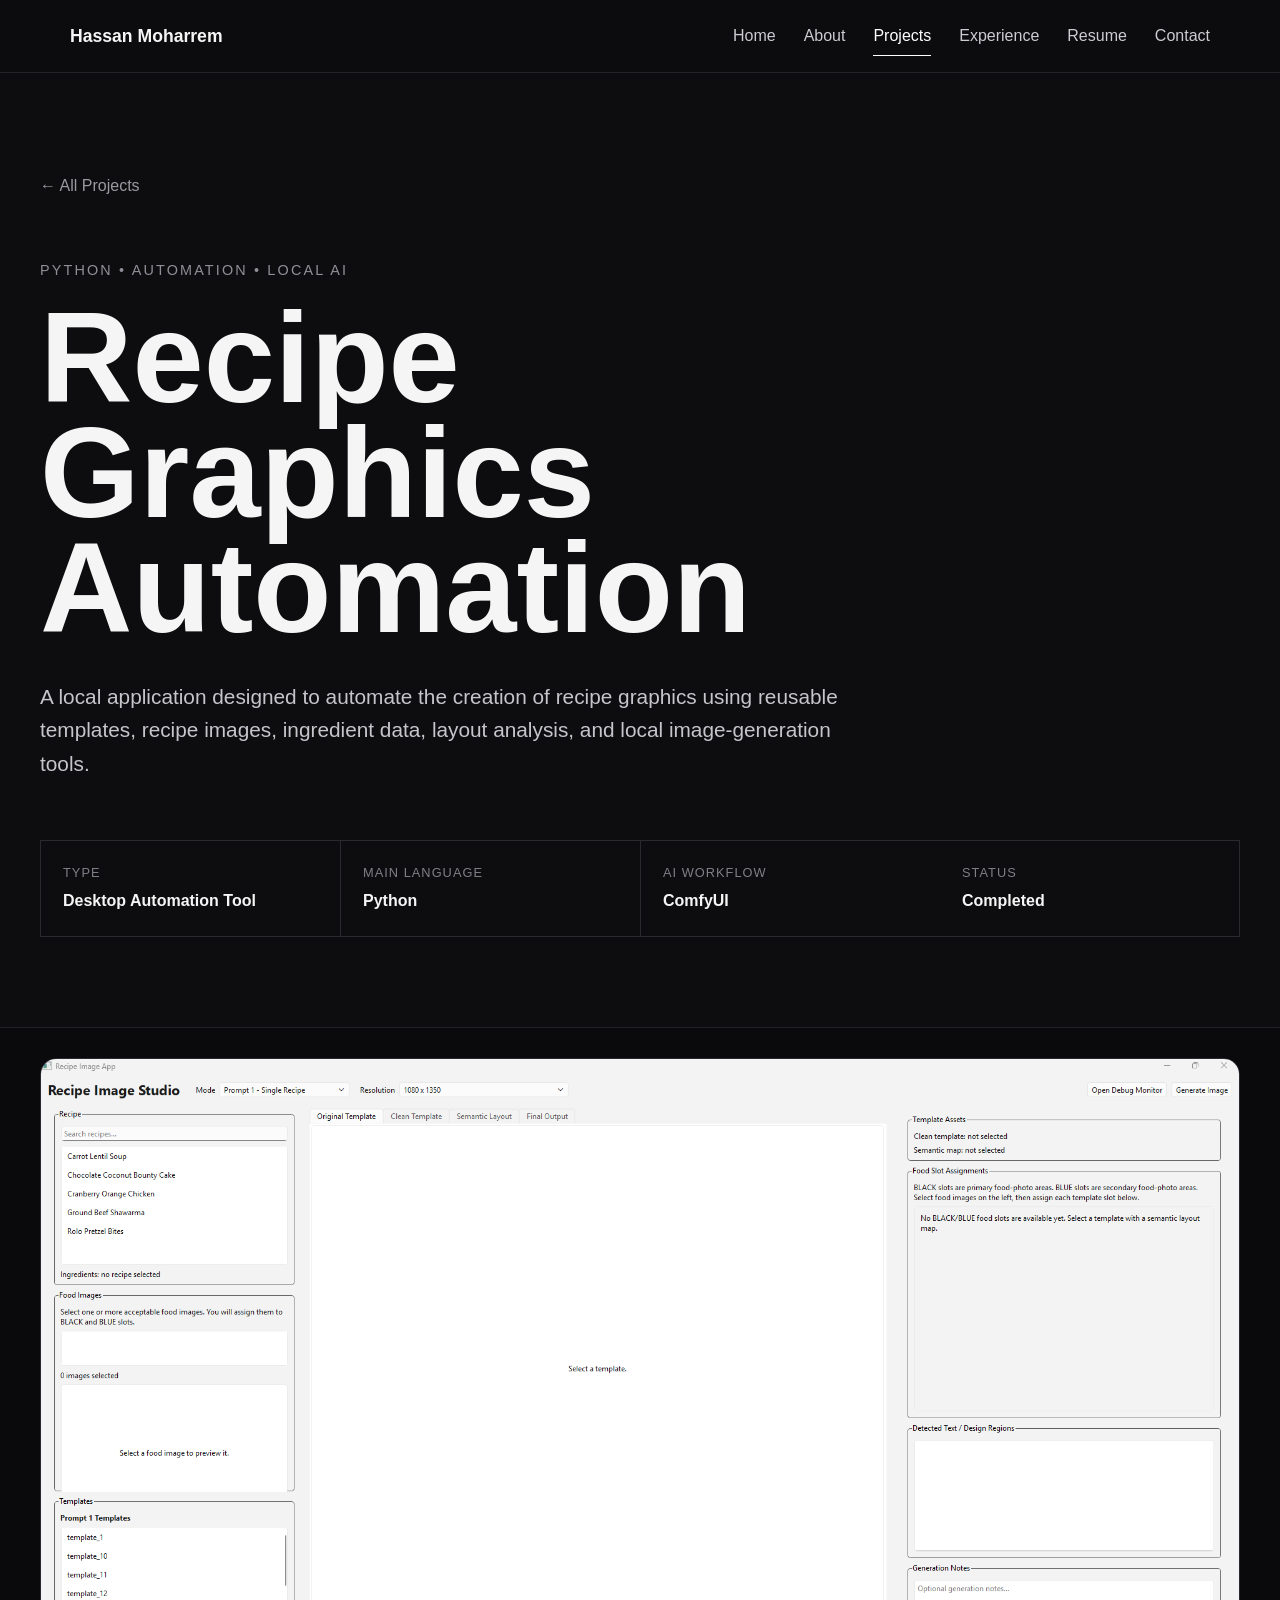
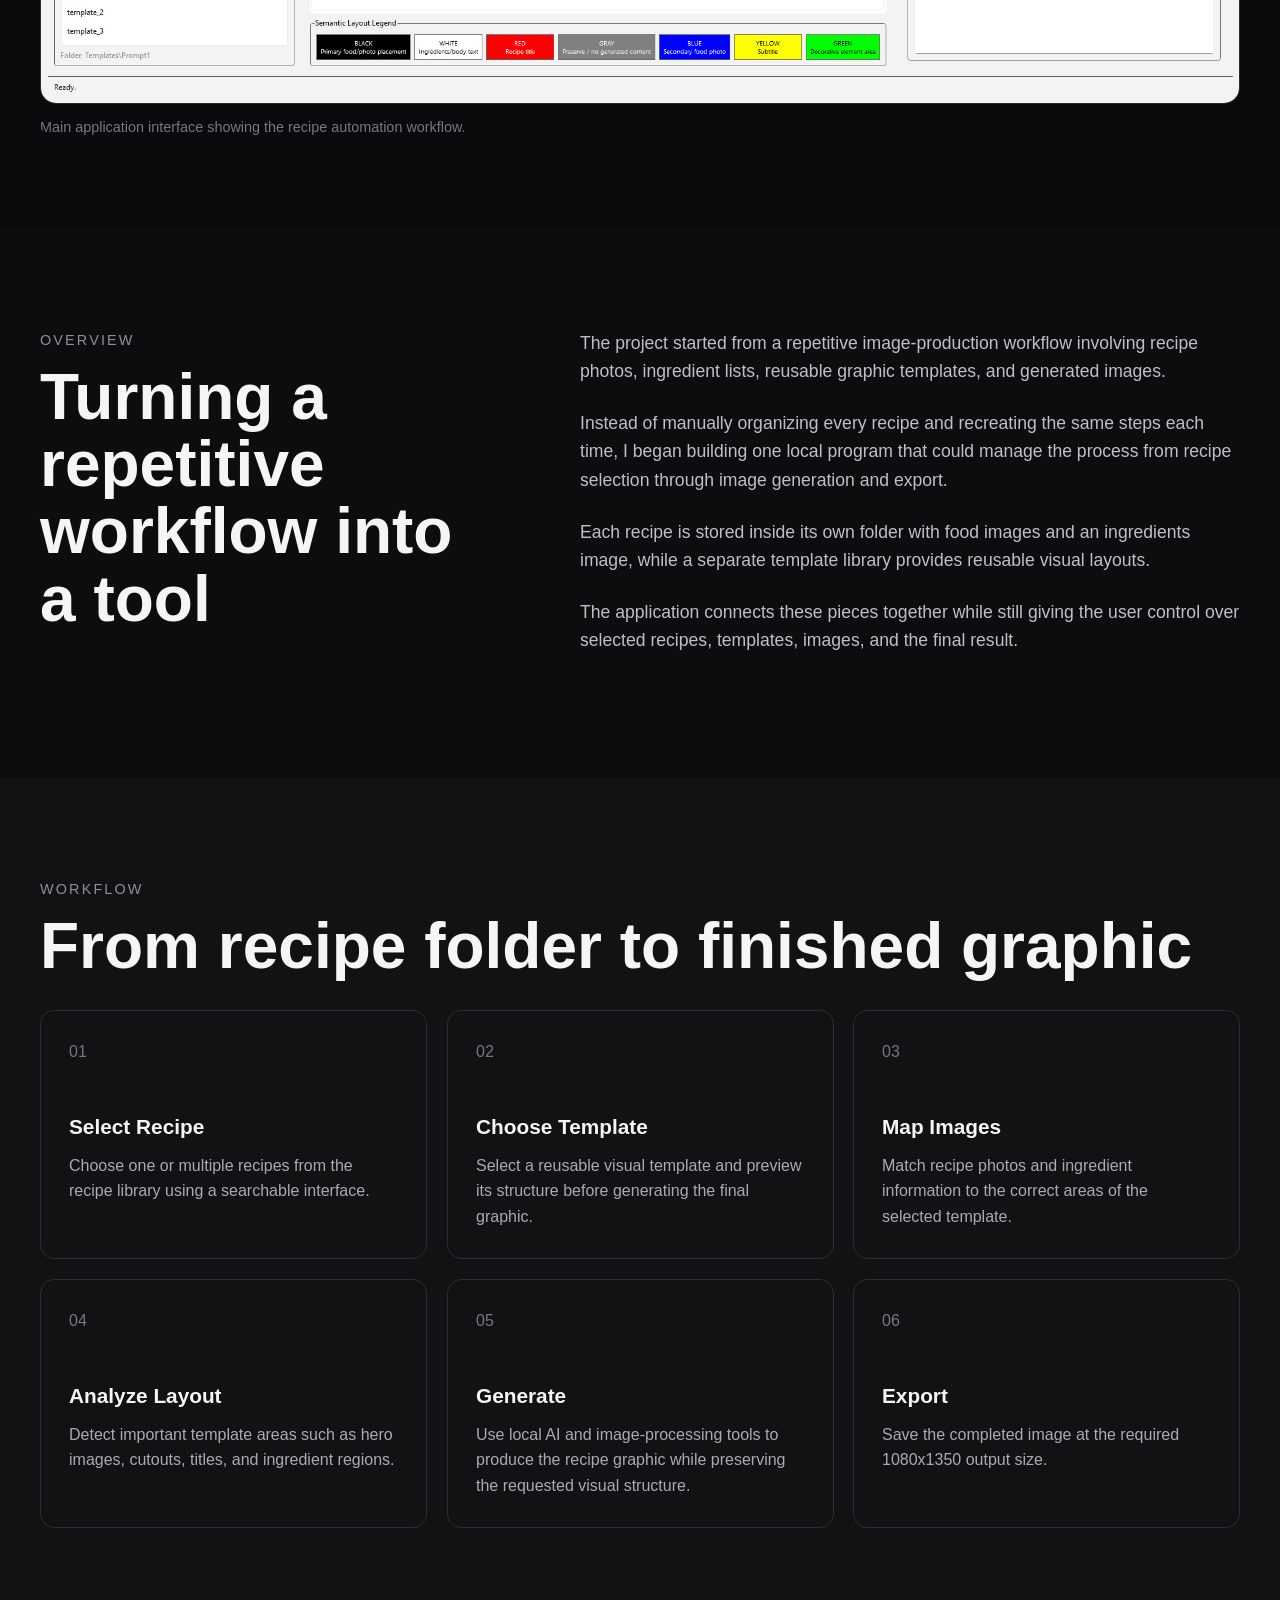
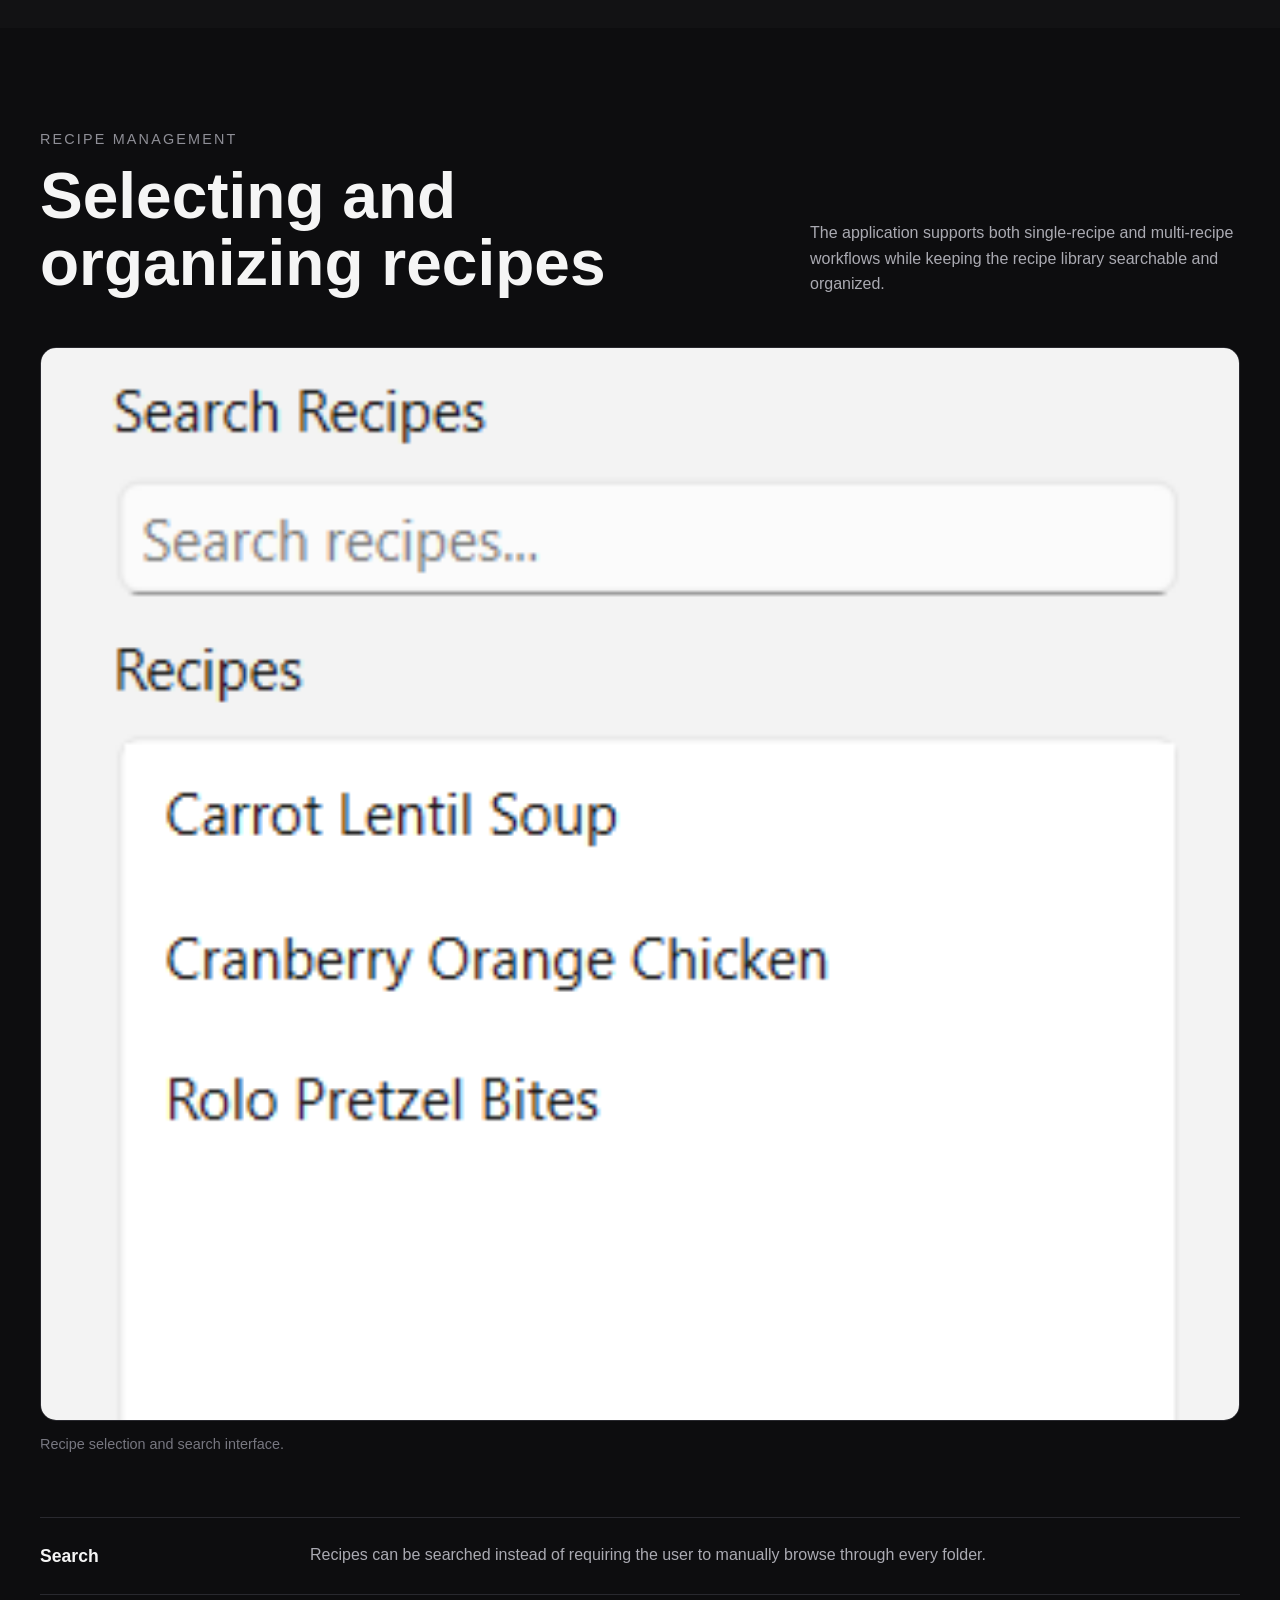
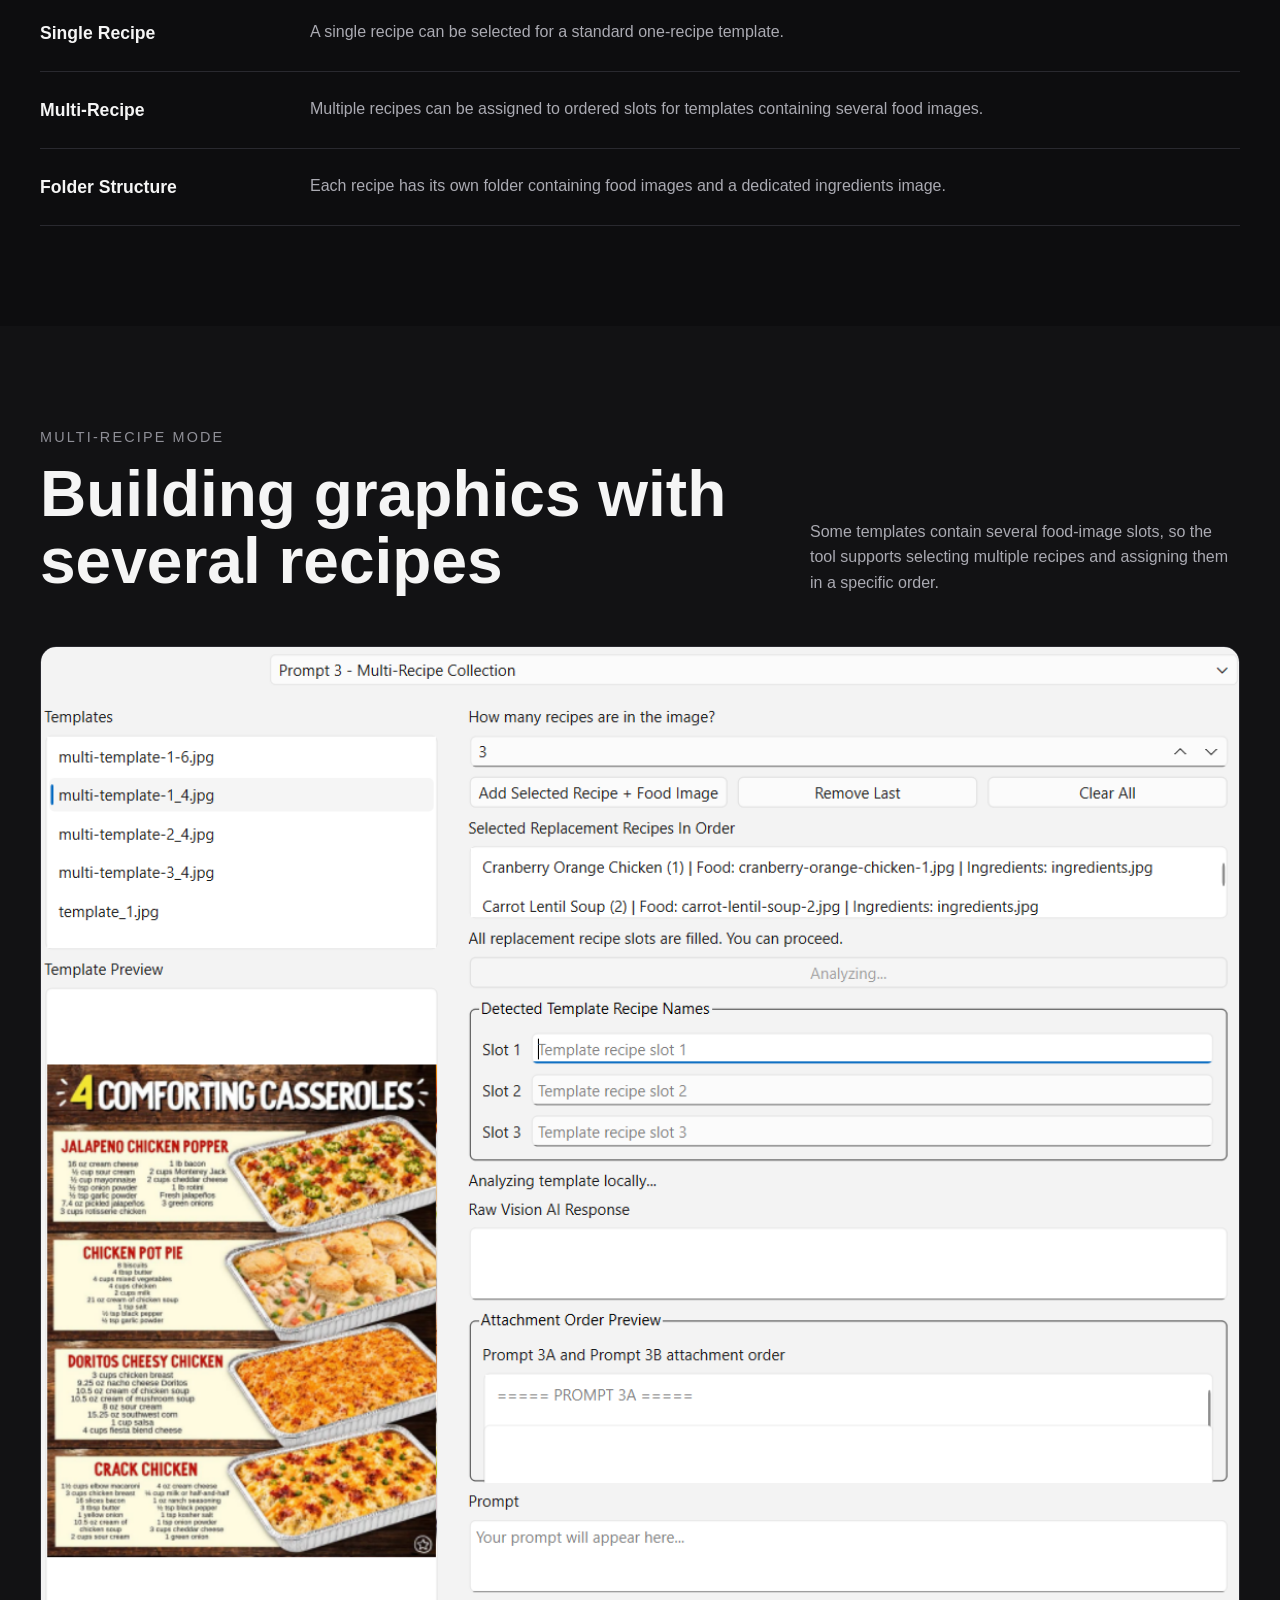
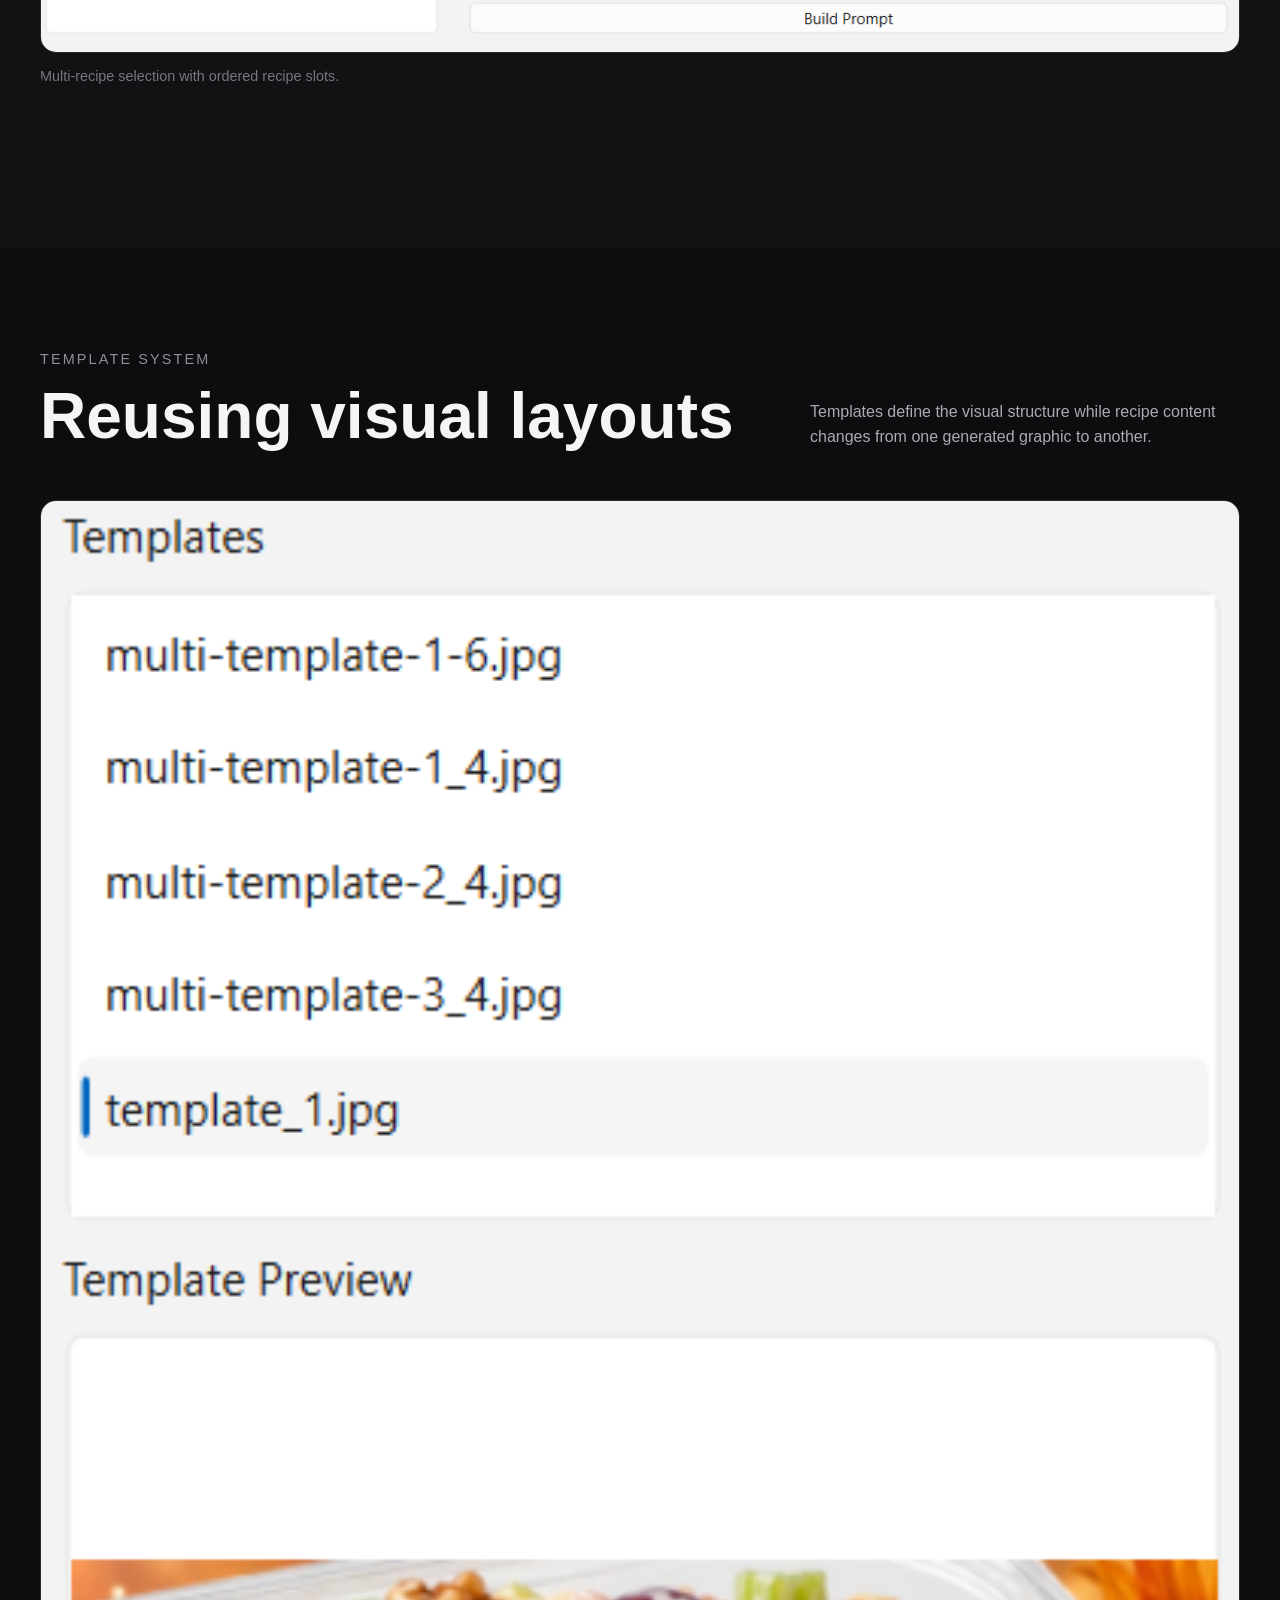
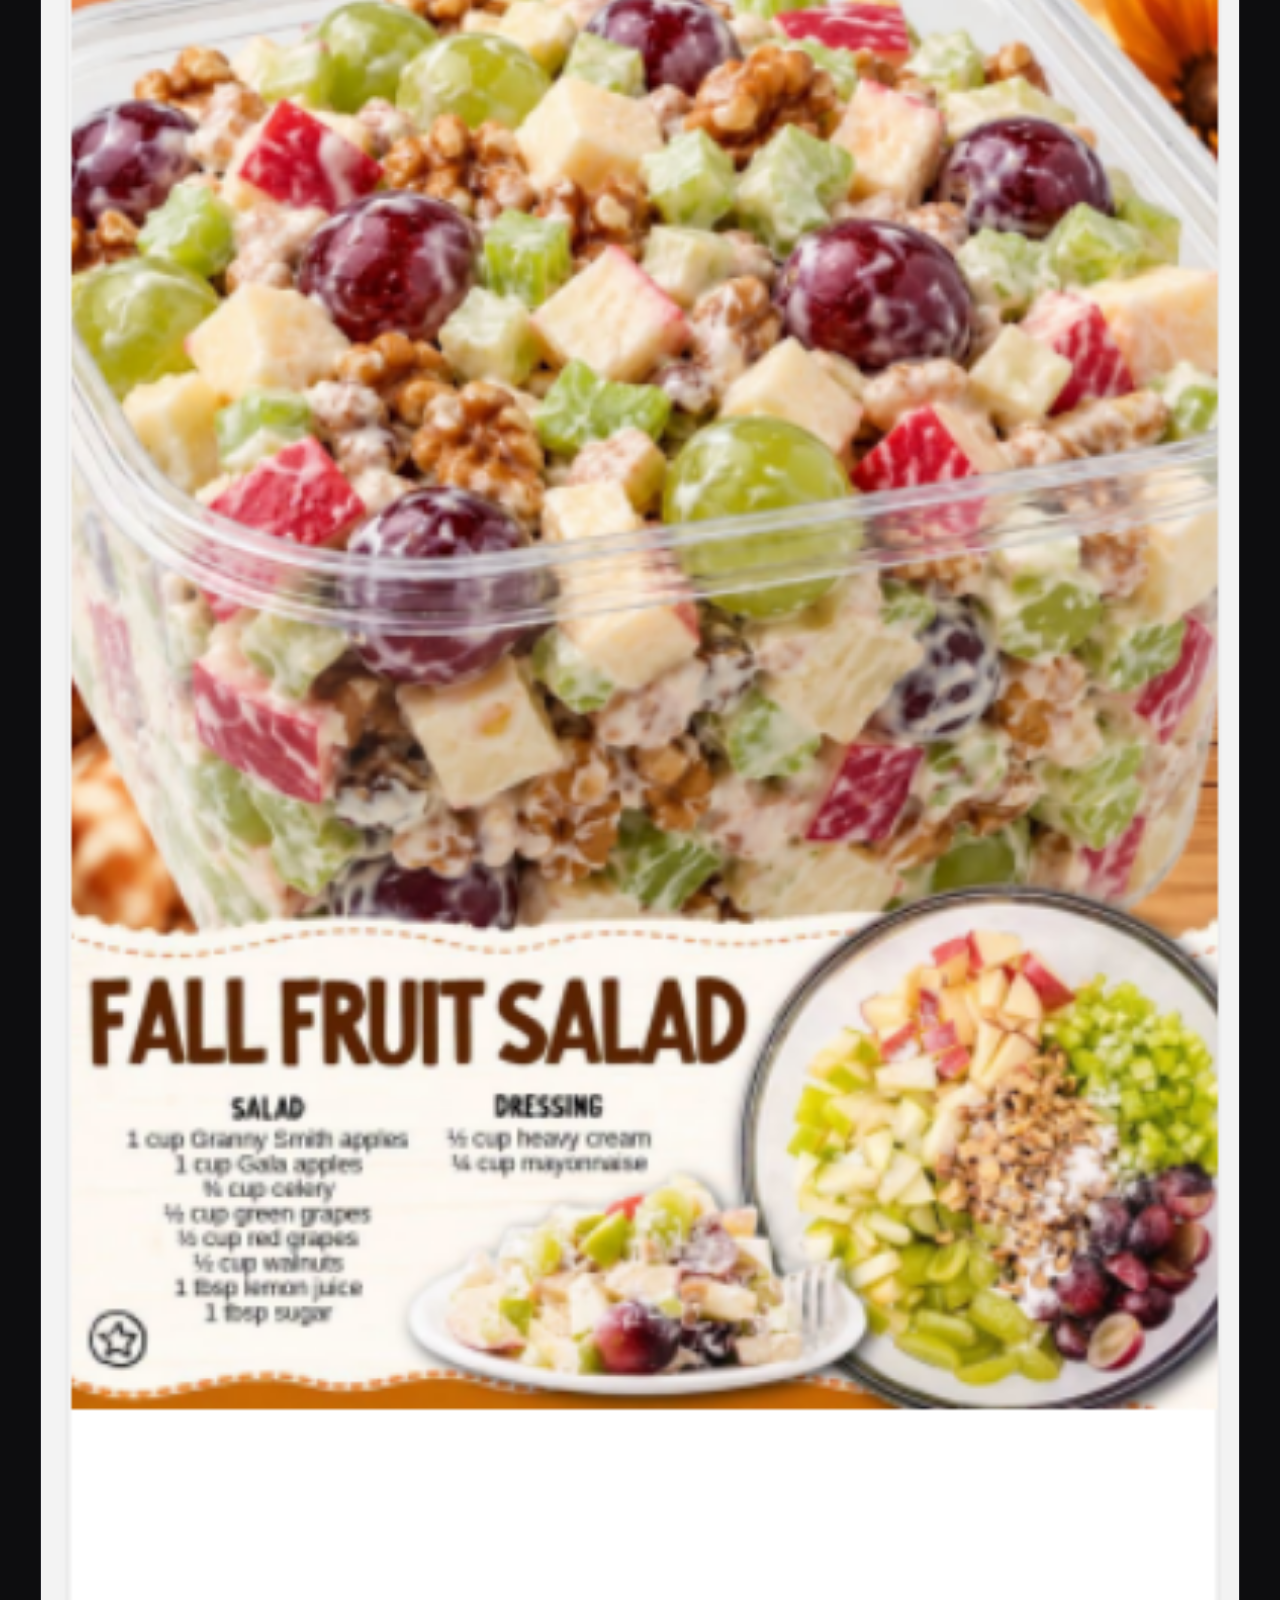
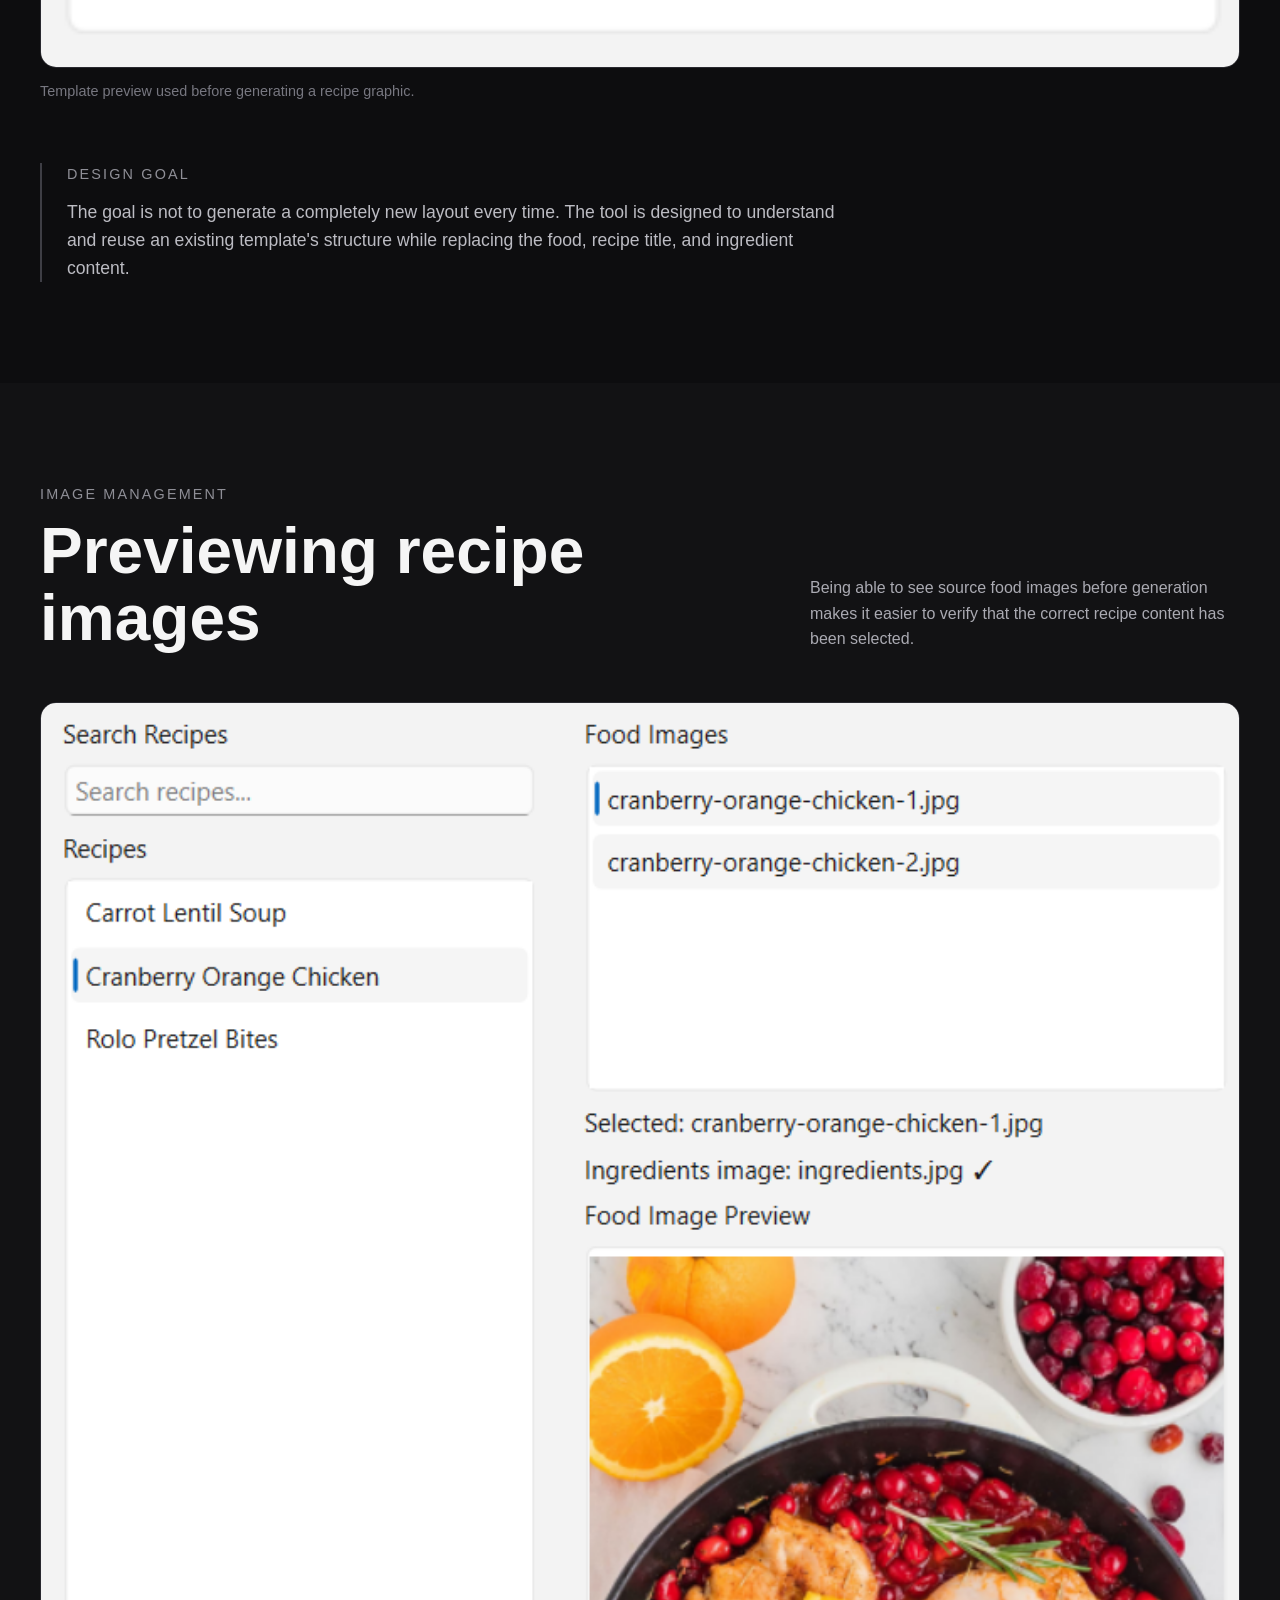
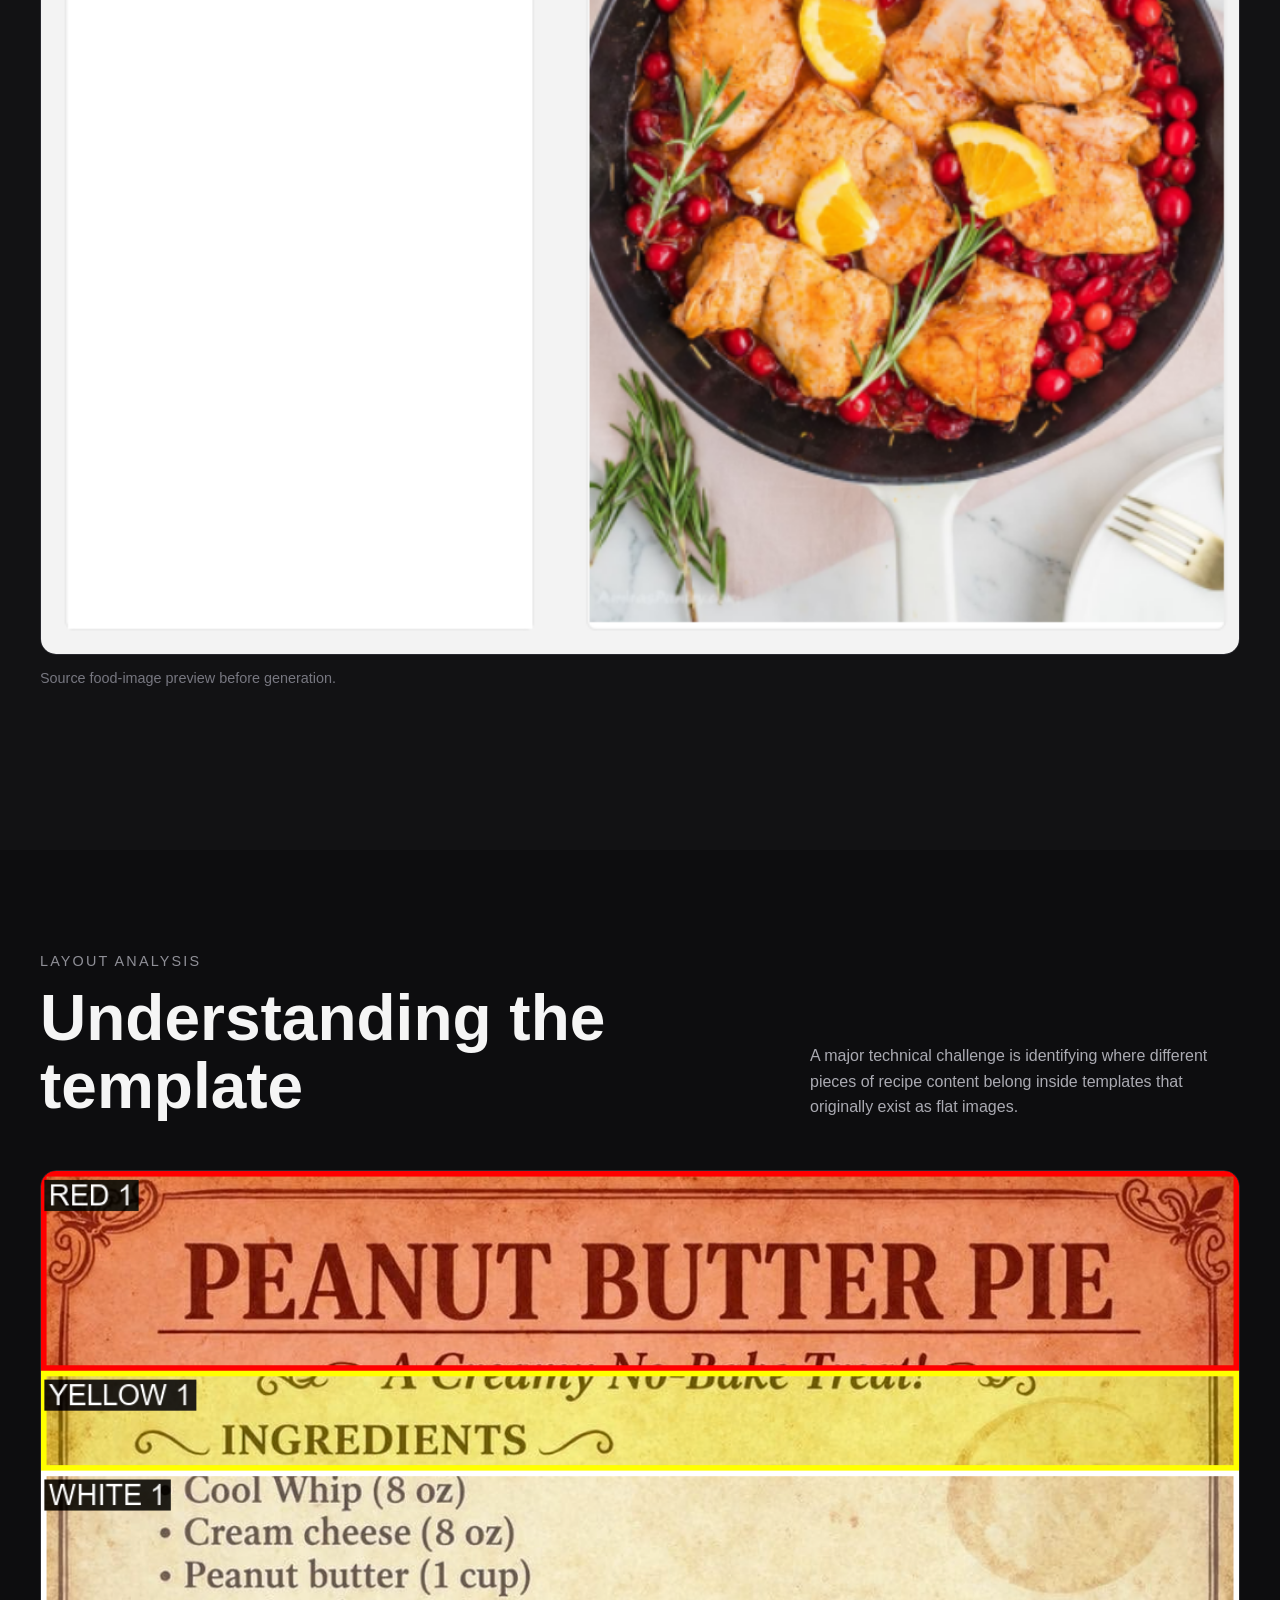
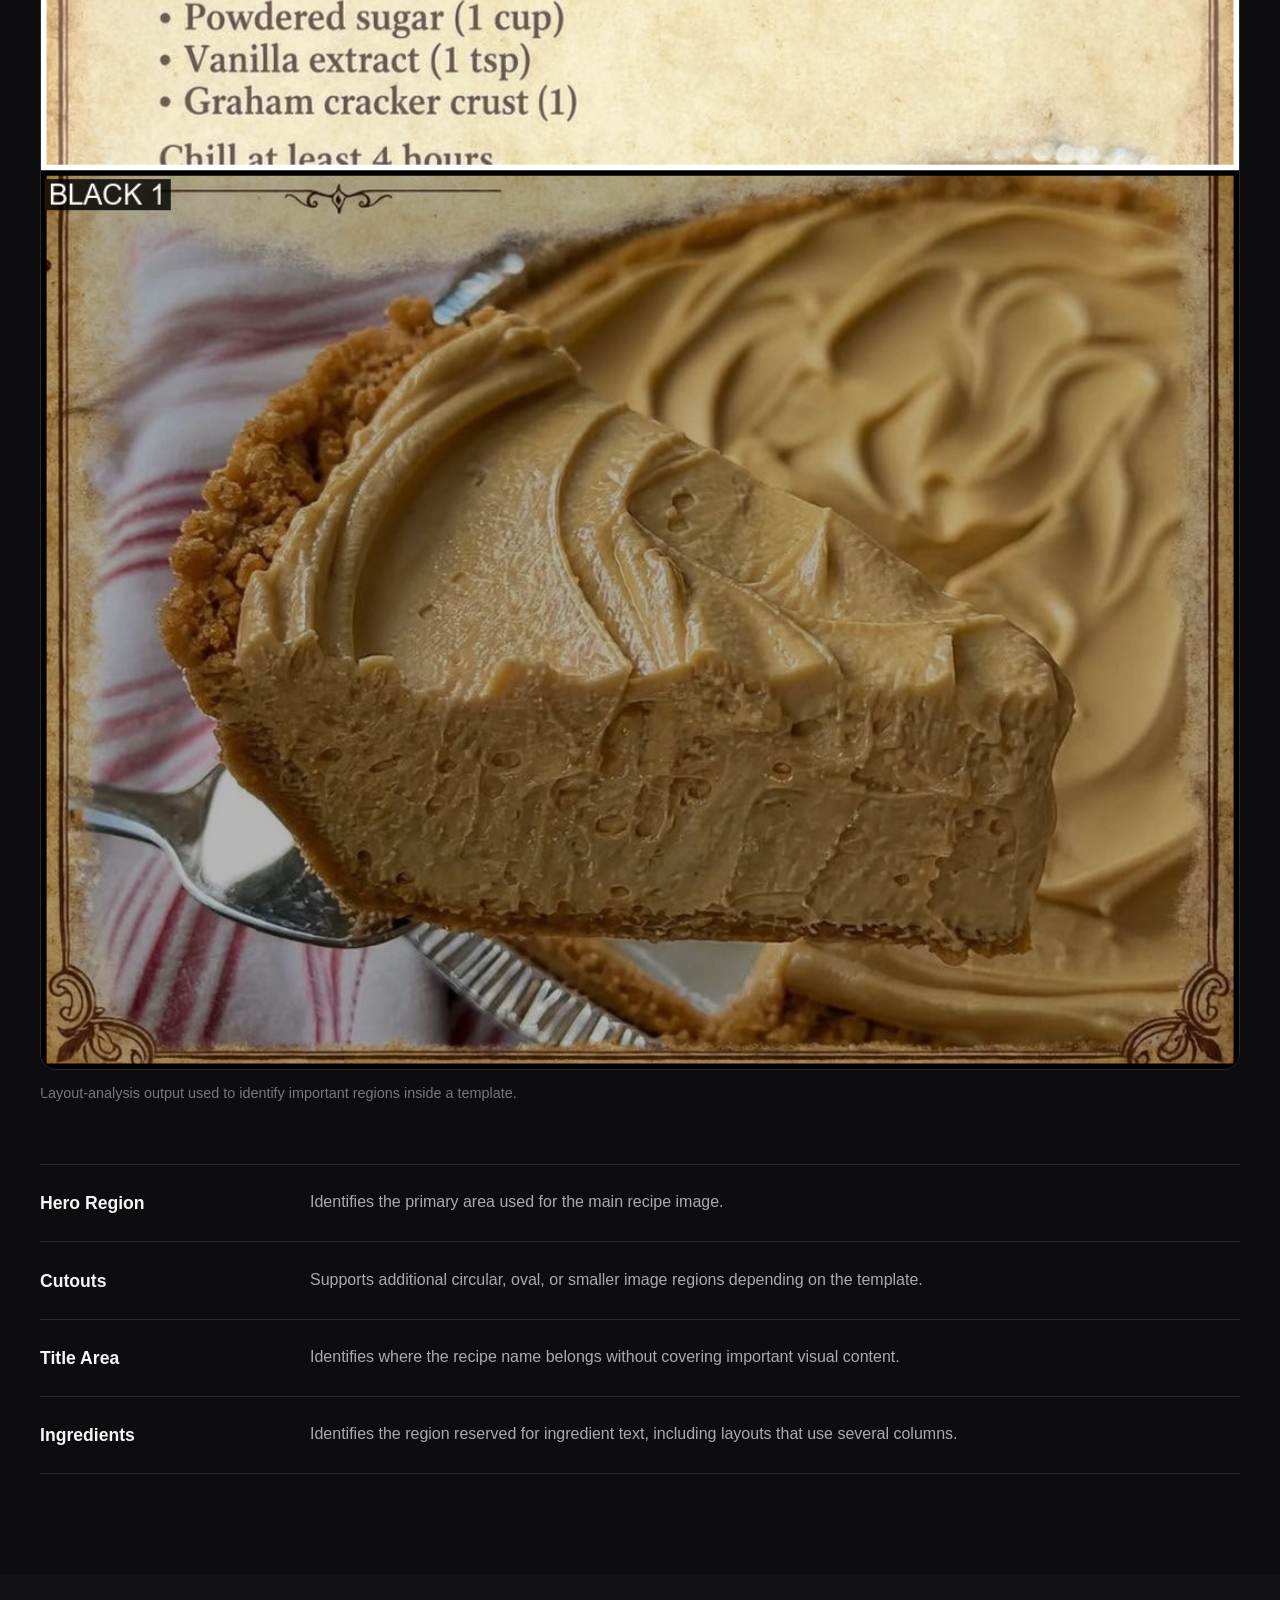
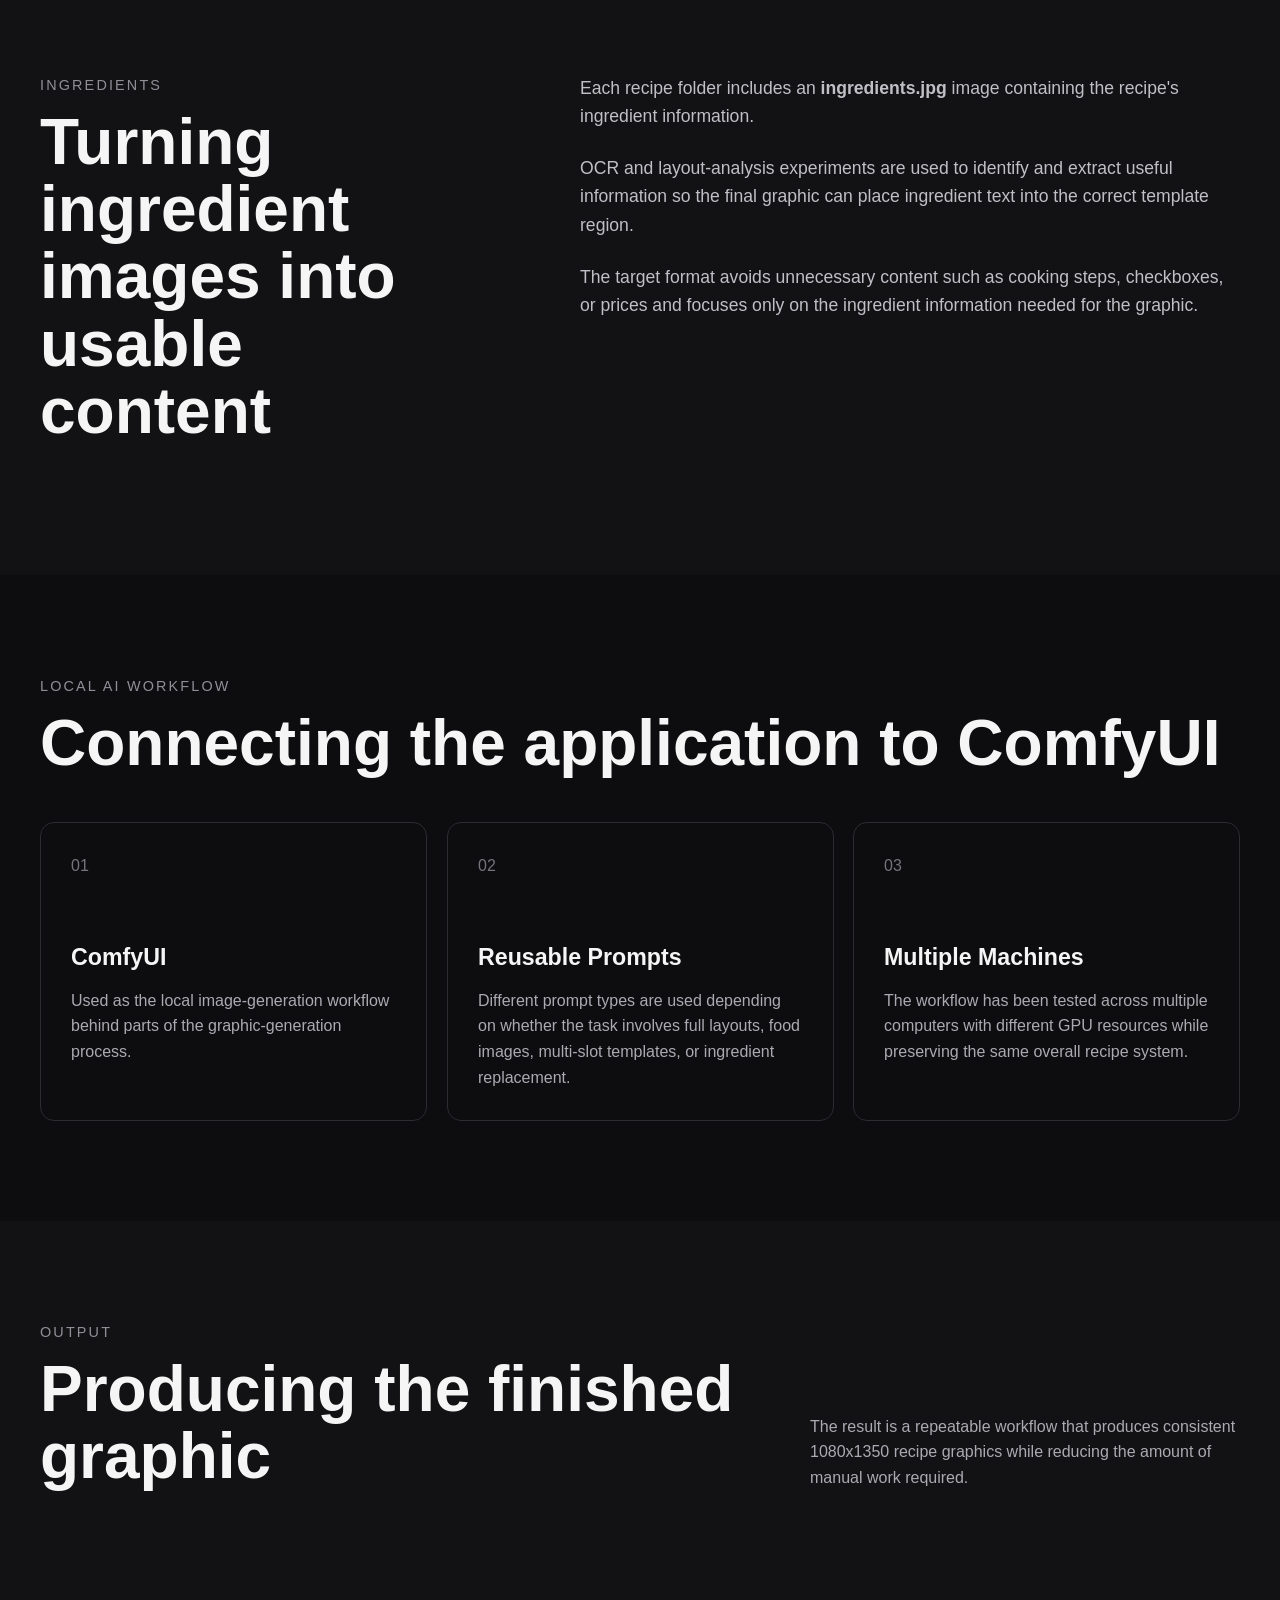
<file: projects/recipe-automation.html>
<!doctype html>
<html lang="en">

  <head>

    <meta charset="UTF-8" />

    <meta
      name="viewport"
      content="width=device-width, initial-scale=1.0"
    />

    <title>Recipe Graphics Automation | Hassan Moharrem</title>

    <link
      rel="stylesheet"
      href="../css/style.css"
    />

  </head>


  <body>


    <!-- =========================================
         NAVIGATION
         ========================================= -->

    <header class="site-header">

      <div class="nav-container">

        <a
          href="../index.html"
          class="logo"
        >
          Hassan Moharrem
        </a>


        <nav class="main-nav">

          <a href="../index.html">
            Home
          </a>

          <a href="../about.html">
            About
          </a>

          <a
            href="../projects.html"
            class="active-nav"
          >
            Projects
          </a>

          <a href="../experience.html">
            Experience
          </a>

          <a href="../resume.html">
            Resume
          </a>

          <a href="../contact.html">
            Contact
          </a>

        </nav>

      </div>

    </header>



    <main>


      <!-- =========================================
           PROJECT HERO
           ========================================= -->

      <section class="project-detail-hero">

        <div class="section-container">

          <a
            href="../projects.html"
            class="back-link"
          >
            ← All Projects
          </a>


          <div class="project-detail-heading">

            <p class="section-label">
              PYTHON • AUTOMATION • LOCAL AI
            </p>

            <h1>
              Recipe Graphics Automation
            </h1>

          </div>


          <p class="project-detail-intro">
            A local application designed to automate the creation
            of recipe graphics using reusable templates, recipe
            images, ingredient data, layout analysis, and local
            image-generation tools.
          </p>


          <div class="project-detail-meta">


            <div>

              <span class="meta-label">
                Type
              </span>

              <strong>
                Desktop Automation Tool
              </strong>

            </div>


            <div>

              <span class="meta-label">
                Main Language
              </span>

              <strong>
                Python
              </strong>

            </div>


            <div>

              <span class="meta-label">
                AI Workflow
              </span>

              <strong>
                ComfyUI
              </strong>

            </div>


            <div>

              <span class="meta-label">
                Status
              </span>

              <strong>
                Completed
              </strong>

            </div>


          </div>

        </div>

      </section>



      <!-- =========================================
           HERO IMAGE
           ========================================= -->

      <section class="project-visual-section">

        <div class="section-container">

          <figure class="project-image">

            <img
              src="../images/recipe-automation/app-overview.png"
              alt="Main interface of the recipe graphics automation application"
            />

            <figcaption>
              Main application interface showing the recipe
              automation workflow.
            </figcaption>

          </figure>

        </div>

      </section>



      <!-- =========================================
           OVERVIEW
           ========================================= -->

      <section class="section">

        <div class="section-container project-two-column">

          <div>

            <p class="section-label">
              OVERVIEW
            </p>

            <h2>
              Turning a repetitive workflow into a tool
            </h2>

          </div>


          <div class="project-detail-text">

            <p>
              The project started from a repetitive image-production
              workflow involving recipe photos, ingredient lists,
              reusable graphic templates, and generated images.
            </p>

            <p>
              Instead of manually organizing every recipe and
              recreating the same steps each time, I began building
              one local program that could manage the process from
              recipe selection through image generation and export.
            </p>

            <p>
              Each recipe is stored inside its own folder with food
              images and an ingredients image, while a separate
              template library provides reusable visual layouts.
            </p>

            <p>
              The application connects these pieces together while
              still giving the user control over selected recipes,
              templates, images, and the final result.
            </p>

          </div>

        </div>

      </section>



      <!-- =========================================
           WORKFLOW
           ========================================= -->

      <section class="section alt-section">

        <div class="section-container">

          <p class="section-label">
            WORKFLOW
          </p>

          <h2>
            From recipe folder to finished graphic
          </h2>


          <div class="planned-feature-grid">


            <div>

              <span>
                01
              </span>

              <h3>
                Select Recipe
              </h3>

              <p>
                Choose one or multiple recipes from the recipe
                library using a searchable interface.
              </p>

            </div>


            <div>

              <span>
                02
              </span>

              <h3>
                Choose Template
              </h3>

              <p>
                Select a reusable visual template and preview its
                structure before generating the final graphic.
              </p>

            </div>


            <div>

              <span>
                03
              </span>

              <h3>
                Map Images
              </h3>

              <p>
                Match recipe photos and ingredient information to
                the correct areas of the selected template.
              </p>

            </div>


            <div>

              <span>
                04
              </span>

              <h3>
                Analyze Layout
              </h3>

              <p>
                Detect important template areas such as hero images,
                cutouts, titles, and ingredient regions.
              </p>

            </div>


            <div>

              <span>
                05
              </span>

              <h3>
                Generate
              </h3>

              <p>
                Use local AI and image-processing tools to produce
                the recipe graphic while preserving the requested
                visual structure.
              </p>

            </div>


            <div>

              <span>
                06
              </span>

              <h3>
                Export
              </h3>

              <p>
                Save the completed image at the required
                1080x1350 output size.
              </p>

            </div>


          </div>

        </div>

      </section>



      <!-- =========================================
           RECIPE SELECTION
           ========================================= -->

      <section class="section">

        <div class="section-container">

          <div class="project-section-header">

            <div>

              <p class="section-label">
                RECIPE MANAGEMENT
              </p>

              <h2>
                Selecting and organizing recipes
              </h2>

            </div>


            <p>
              The application supports both single-recipe and
              multi-recipe workflows while keeping the recipe
              library searchable and organized.
            </p>

          </div>


          <figure class="project-image">

            <img
              src="../images/recipe-automation/recipe-selector.png"
              alt="Recipe selection interface with search and recipe choices"
            />

            <figcaption>
              Recipe selection and search interface.
            </figcaption>

          </figure>


          <div class="system-list impact-system-list">


            <div class="system-row">

              <span>
                Search
              </span>

              <p>
                Recipes can be searched instead of requiring the
                user to manually browse through every folder.
              </p>

            </div>


            <div class="system-row">

              <span>
                Single Recipe
              </span>

              <p>
                A single recipe can be selected for a standard
                one-recipe template.
              </p>

            </div>


            <div class="system-row">

              <span>
                Multi-Recipe
              </span>

              <p>
                Multiple recipes can be assigned to ordered slots
                for templates containing several food images.
              </p>

            </div>


            <div class="system-row">

              <span>
                Folder Structure
              </span>

              <p>
                Each recipe has its own folder containing food
                images and a dedicated ingredients image.
              </p>

            </div>


          </div>

        </div>

      </section>



      <!-- =========================================
           MULTI RECIPE
           ========================================= -->

      <section class="section alt-section">

        <div class="section-container">

          <div class="project-section-header">

            <div>

              <p class="section-label">
                MULTI-RECIPE MODE
              </p>

              <h2>
                Building graphics with several recipes
              </h2>

            </div>


            <p>
              Some templates contain several food-image slots, so
              the tool supports selecting multiple recipes and
              assigning them in a specific order.
            </p>

          </div>


          <figure class="project-image">

            <img
              src="../images/recipe-automation/multi-recipe.png"
              alt="Multi-recipe selection interface with several ordered recipe slots"
            />

            <figcaption>
              Multi-recipe selection with ordered recipe slots.
            </figcaption>

          </figure>

        </div>

      </section>



      <!-- =========================================
           TEMPLATE SYSTEM
           ========================================= -->

      <section class="section">

        <div class="section-container">

          <div class="project-section-header">

            <div>

              <p class="section-label">
                TEMPLATE SYSTEM
              </p>

              <h2>
                Reusing visual layouts
              </h2>

            </div>


            <p>
              Templates define the visual structure while recipe
              content changes from one generated graphic to another.
            </p>

          </div>


          <figure class="project-image">

            <img
              src="../images/recipe-automation/template-preview.png"
              alt="Recipe graphic template preview inside the automation application"
            />

            <figcaption>
              Template preview used before generating a recipe graphic.
            </figcaption>

          </figure>


          <div class="project-note">

            <p class="section-label">
              DESIGN GOAL
            </p>

            <p>
              The goal is not to generate a completely new layout
              every time. The tool is designed to understand and
              reuse an existing template's structure while replacing
              the food, recipe title, and ingredient content.
            </p>

          </div>

        </div>

      </section>



      <!-- =========================================
           FOOD IMAGE PREVIEW
           ========================================= -->

      <section class="section alt-section">

        <div class="section-container">

          <div class="project-section-header">

            <div>

              <p class="section-label">
                IMAGE MANAGEMENT
              </p>

              <h2>
                Previewing recipe images
              </h2>

            </div>


            <p>
              Being able to see source food images before generation
              makes it easier to verify that the correct recipe
              content has been selected.
            </p>

          </div>


          <figure class="project-image">

            <img
              src="../images/recipe-automation/food-preview.png"
              alt="Food image preview inside the recipe automation application"
            />

            <figcaption>
              Source food-image preview before generation.
            </figcaption>

          </figure>

        </div>

      </section>



      <!-- =========================================
           LAYOUT ANALYSIS
           ========================================= -->

      <section class="section">

        <div class="section-container">

          <div class="project-section-header">

            <div>

              <p class="section-label">
                LAYOUT ANALYSIS
              </p>

              <h2>
                Understanding the template
              </h2>

            </div>


            <p>
              A major technical challenge is identifying where
              different pieces of recipe content belong inside
              templates that originally exist as flat images.
            </p>

          </div>


          <figure class="project-image">

            <img
              src="../images/recipe-automation/layout-analysis.png"
              alt="Template layout analysis showing detected regions for recipe content"
            />

            <figcaption>
              Layout-analysis output used to identify important
              regions inside a template.
            </figcaption>

          </figure>


          <div class="system-list impact-system-list">


            <div class="system-row">

              <span>
                Hero Region
              </span>

              <p>
                Identifies the primary area used for the main
                recipe image.
              </p>

            </div>


            <div class="system-row">

              <span>
                Cutouts
              </span>

              <p>
                Supports additional circular, oval, or smaller
                image regions depending on the template.
              </p>

            </div>


            <div class="system-row">

              <span>
                Title Area
              </span>

              <p>
                Identifies where the recipe name belongs without
                covering important visual content.
              </p>

            </div>


            <div class="system-row">

              <span>
                Ingredients
              </span>

              <p>
                Identifies the region reserved for ingredient text,
                including layouts that use several columns.
              </p>

            </div>


          </div>

        </div>

      </section>



      <!-- =========================================
           INGREDIENTS
           ========================================= -->

      <section class="section alt-section">

        <div class="section-container project-two-column">

          <div>

            <p class="section-label">
              INGREDIENTS
            </p>

            <h2>
              Turning ingredient images into usable content
            </h2>

          </div>


          <div class="project-detail-text">

            <p>
              Each recipe folder includes an
              <strong>ingredients.jpg</strong> image containing the
              recipe's ingredient information.
            </p>

            <p>
              OCR and layout-analysis experiments are used to identify
              and extract useful information so the final graphic can
              place ingredient text into the correct template region.
            </p>

            <p>
              The target format avoids unnecessary content such as
              cooking steps, checkboxes, or prices and focuses only
              on the ingredient information needed for the graphic.
            </p>

          </div>

        </div>

      </section>



      <!-- =========================================
           LOCAL AI
           ========================================= -->

      <section class="section">

        <div class="section-container">

          <p class="section-label">
            LOCAL AI WORKFLOW
          </p>

          <h2>
            Connecting the application to ComfyUI
          </h2>


          <div class="status-grid">


            <div class="status-card">

              <span>
                01
              </span>

              <h3>
                ComfyUI
              </h3>

              <p>
                Used as the local image-generation workflow behind
                parts of the graphic-generation process.
              </p>

            </div>


            <div class="status-card">

              <span>
                02
              </span>

              <h3>
                Reusable Prompts
              </h3>

              <p>
                Different prompt types are used depending on whether
                the task involves full layouts, food images,
                multi-slot templates, or ingredient replacement.
              </p>

            </div>


            <div class="status-card">

              <span>
                03
              </span>

              <h3>
                Multiple Machines
              </h3>

              <p>
                The workflow has been tested across multiple
                computers with different GPU resources while
                preserving the same overall recipe system.
              </p>

            </div>


          </div>

        </div>

      </section>



      <!-- =========================================
           GENERATED RESULT
           ========================================= -->

      <section class="section alt-section">

        <div class="section-container">

          <div class="project-section-header">

            <div>

              <p class="section-label">
                OUTPUT
              </p>

              <h2>
                Producing the finished graphic
              </h2>

            </div>


            <p>
              The result is a repeatable workflow that produces
              consistent 1080x1350 recipe graphics while reducing
              the amount of manual work required.
            </p>

          </div>


          <figure class="project-image">

            <img
              src="../images/recipe-automation/generated-result.png"
              alt="Completed recipe graphic produced through the automation workflow"
            />

            <figcaption>
              Example of a finished 1080x1350 recipe graphic.
            </figcaption>

          </figure>

        </div>

      </section>



      <!-- =========================================
           DEBUGGING
           ========================================= -->

      <section class="section">

        <div class="section-container">

          <div class="project-section-header">

            <div>

              <p class="section-label">
                DEVELOPMENT
              </p>

              <h2>
                Testing and debugging the pipeline
              </h2>

            </div>


            <p>
              A large part of developing the tool involved
              testing individual stages instead of treating
              generation as one black-box process.
            </p>

          </div>


          <figure class="project-image">

            <img
              src="../images/recipe-automation/debug-output.png"
              alt="Development and debugging output from the recipe automation tool"
            />

            <figcaption>
              Debug output used while testing the template-analysis
              and generation pipeline.
            </figcaption>

          </figure>


          <div class="project-note">

            <p class="section-label">
              ITERATIVE DEVELOPMENT
            </p>

            <p>
              The application was built in stages. Individual
              problems such as recipe selection, image previews,
              layout detection, OCR, template mapping, and export
              were tested separately before being connected into
              the larger workflow.
            </p>

          </div>

        </div>

      </section>



      <!-- =========================================
           CHALLENGES
           ========================================= -->

      <section class="section alt-section">

        <div class="section-container">

          <p class="section-label">
            PROBLEM SOLVING
          </p>

          <h2>
            Challenges I worked through
          </h2>


          <div class="planned-feature-grid">


            <div>

              <span>
                01
              </span>

              <h3>
                Template Detection
              </h3>

              <p>
                A flat image does not naturally describe which
                regions represent food, titles, or ingredients,
                so that structure has to be identified separately.
              </p>

            </div>


            <div>

              <span>
                02
              </span>

              <h3>
                OCR Accuracy
              </h3>

              <p>
                Extracting useful ingredient information from
                images can produce noisy results that require
                cleanup and better interpretation.
              </p>

            </div>


            <div>

              <span>
                03
              </span>

              <h3>
                Image Placement
              </h3>

              <p>
                Recipe photos need to fit differently shaped
                template regions without losing important parts
                of the food image.
              </p>

            </div>


            <div>

              <span>
                04
              </span>

              <h3>
                Multi-Recipe Layouts
              </h3>

              <p>
                Templates containing several recipes require
                predictable ordering and correct assignment of
                each image to its intended slot.
              </p>

            </div>


            <div>

              <span>
                05
              </span>

              <h3>
                Consistency
              </h3>

              <p>
                Generated images need to follow the original
                template structure instead of changing the
                design unexpectedly.
              </p>

            </div>


            <div>

              <span>
                06
              </span>

              <h3>
                Hardware Differences
              </h3>

              <p>
                The application and generation workflow need to
                remain usable across machines with different
                amounts of available GPU power.
              </p>

            </div>


          </div>

        </div>

      </section>



      <!-- =========================================
           PROJECT STATUS
           ========================================= -->

      <section class="section">

        <div class="section-container project-two-column">

          <div>

            <p class="section-label">
              PROJECT STATUS
            </p>

            <h2>
              A complete working workflow
            </h2>

          </div>


          <div class="project-detail-text">

            <p>
              The completed version brings the major parts of the
              workflow together into one local application.
            </p>

            <p>
              It includes recipe selection and search, previews,
              multi-recipe support, reusable templates, layout
              analysis, ingredient handling, local generation tools,
              debugging output, and final 1080x1350 exports.
            </p>

            <p>
              Building it gave me experience turning a process that
              originally required repeated manual work into a more
              organized and reusable software workflow.
            </p>

          </div>

        </div>

      </section>



      <!-- =========================================
           GALLERY
           ========================================= -->

      <section class="section alt-section">

        <div class="section-container">

          <p class="section-label">
            PROJECT GALLERY
          </p>

          <h2>
            Building the workflow
          </h2>


          <div class="development-gallery">


            <figure class="gallery-item">

              <img
                src="../images/recipe-automation/app-overview.png"
                alt="Recipe automation application overview"
              />

              <figcaption>
                Application overview
              </figcaption>

            </figure>


            <figure class="gallery-item">

              <img
                src="../images/recipe-automation/recipe-selector.png"
                alt="Recipe selector"
              />

              <figcaption>
                Recipe selection
              </figcaption>

            </figure>


            <figure class="gallery-item">

              <img
                src="../images/recipe-automation/multi-recipe.png"
                alt="Multi-recipe selection"
              />

              <figcaption>
                Multi-recipe mode
              </figcaption>

            </figure>


            <figure class="gallery-item">

              <img
                src="../images/recipe-automation/template-preview.png"
                alt="Template preview"
              />

              <figcaption>
                Template preview
              </figcaption>

            </figure>


            <figure class="gallery-item">

              <img
                src="../images/recipe-automation/food-preview.png"
                alt="Food image preview"
              />

              <figcaption>
                Food-image preview
              </figcaption>

            </figure>


            <figure class="gallery-item">

              <img
                src="../images/recipe-automation/layout-analysis.png"
                alt="Template layout analysis"
              />

              <figcaption>
                Layout analysis
              </figcaption>

            </figure>


            <figure class="gallery-item">

              <img
                src="../images/recipe-automation/generated-result.png"
                alt="Finished generated recipe graphic"
              />

              <figcaption>
                Finished result
              </figcaption>

            </figure>


            <figure class="gallery-item">

              <img
                src="../images/recipe-automation/debug-output.png"
                alt="Recipe automation debugging output"
              />

              <figcaption>
                Development and debugging
              </figcaption>

            </figure>


          </div>

        </div>

      </section>



      <!-- =========================================
           PROJECT NAVIGATION
           ========================================= -->

      <section class="section project-navigation">

        <div class="section-container">

          <div class="project-navigation-grid">


            <a
              href="impactsim.html"
              class="project-navigation-card"
            >

              <span>
                ← Previous Project
              </span>

              <strong>
                ImpactSim
              </strong>

            </a>


            <a
              href="../projects.html"
              class="project-navigation-card project-navigation-next"
            >

              <span>
                All Projects →
              </span>

              <strong>
                Back to Projects
              </strong>

            </a>


          </div>

        </div>

      </section>


    </main>



    <!-- =========================================
         FOOTER
         ========================================= -->

    <footer class="site-footer">

      <div class="footer-container">

        <p>
          Hassan Moharrem
        </p>

        <p>
          Game Development • Level Design • Programming
        </p>

        <p>
          © 2026 Hassan Moharrem
        </p>

      </div>

    </footer>


    <script src="../js/main.js"></script>


  </body>

</html>
</file>
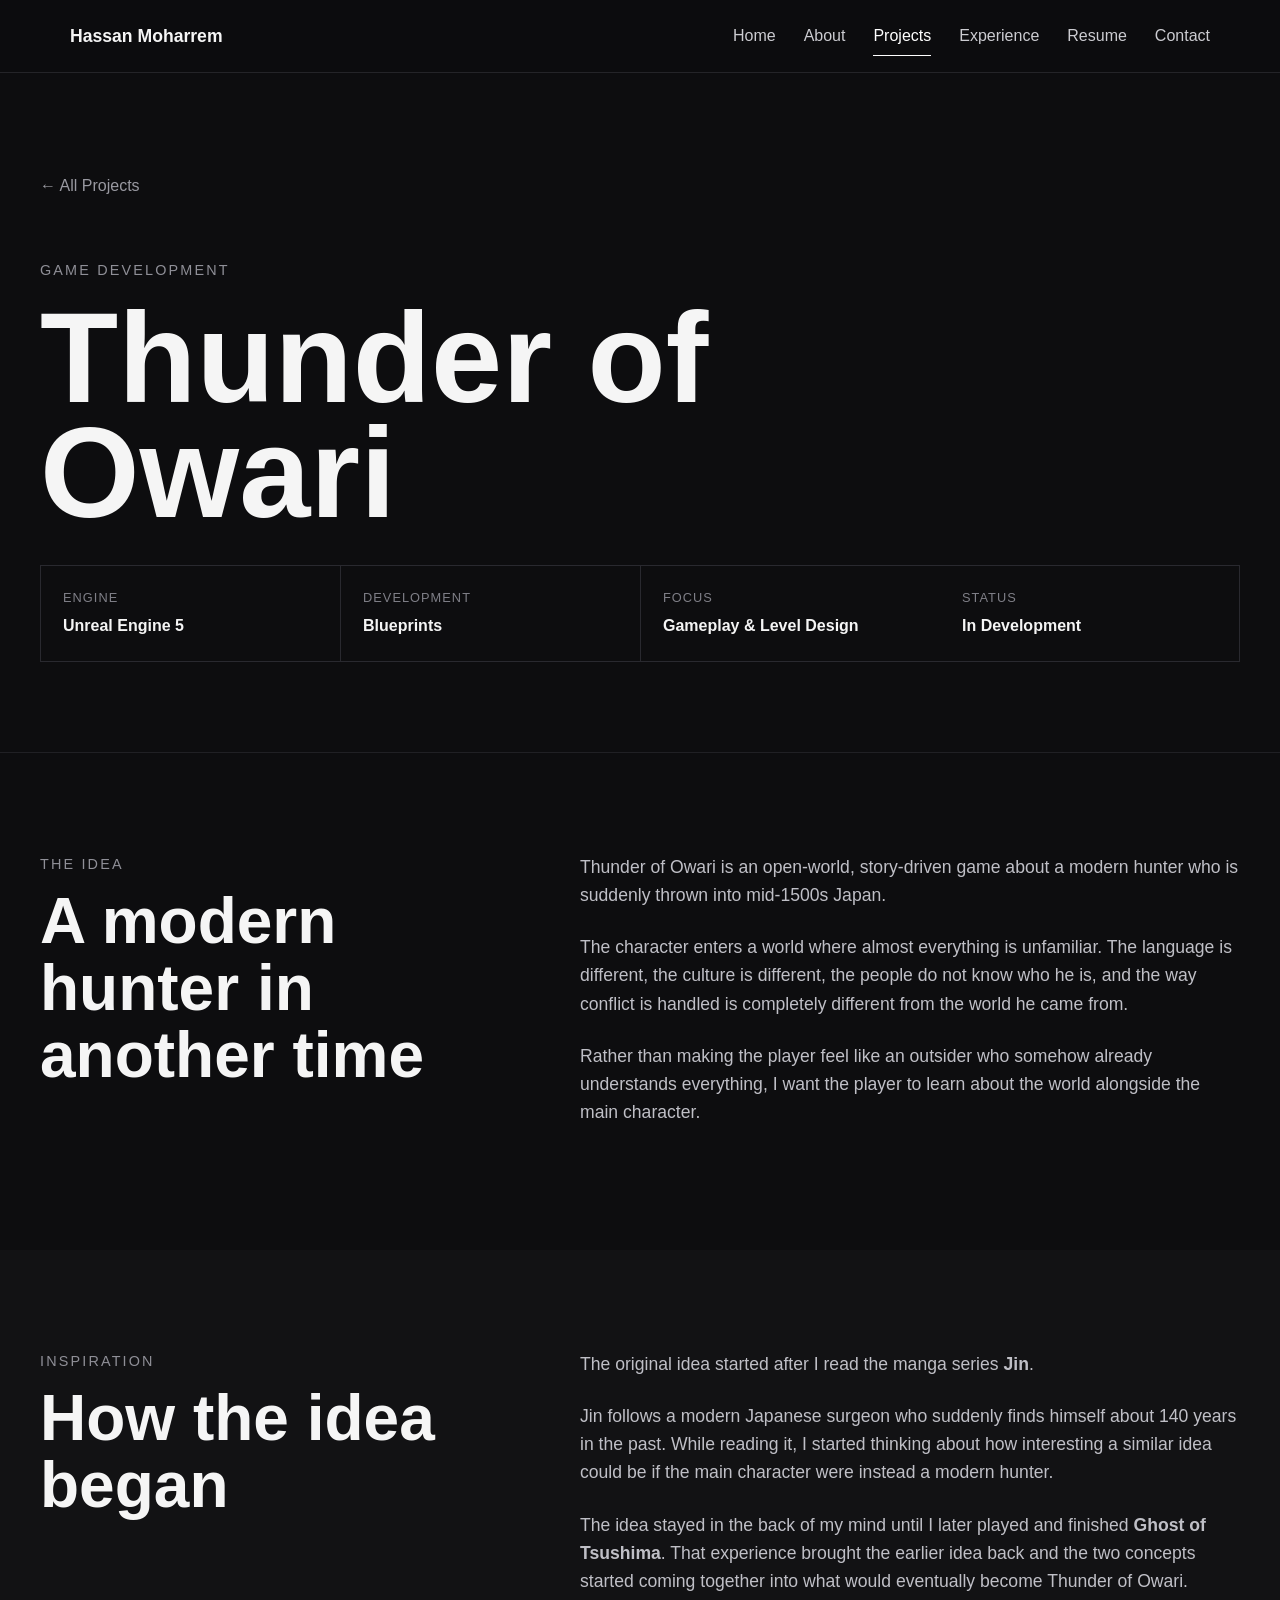
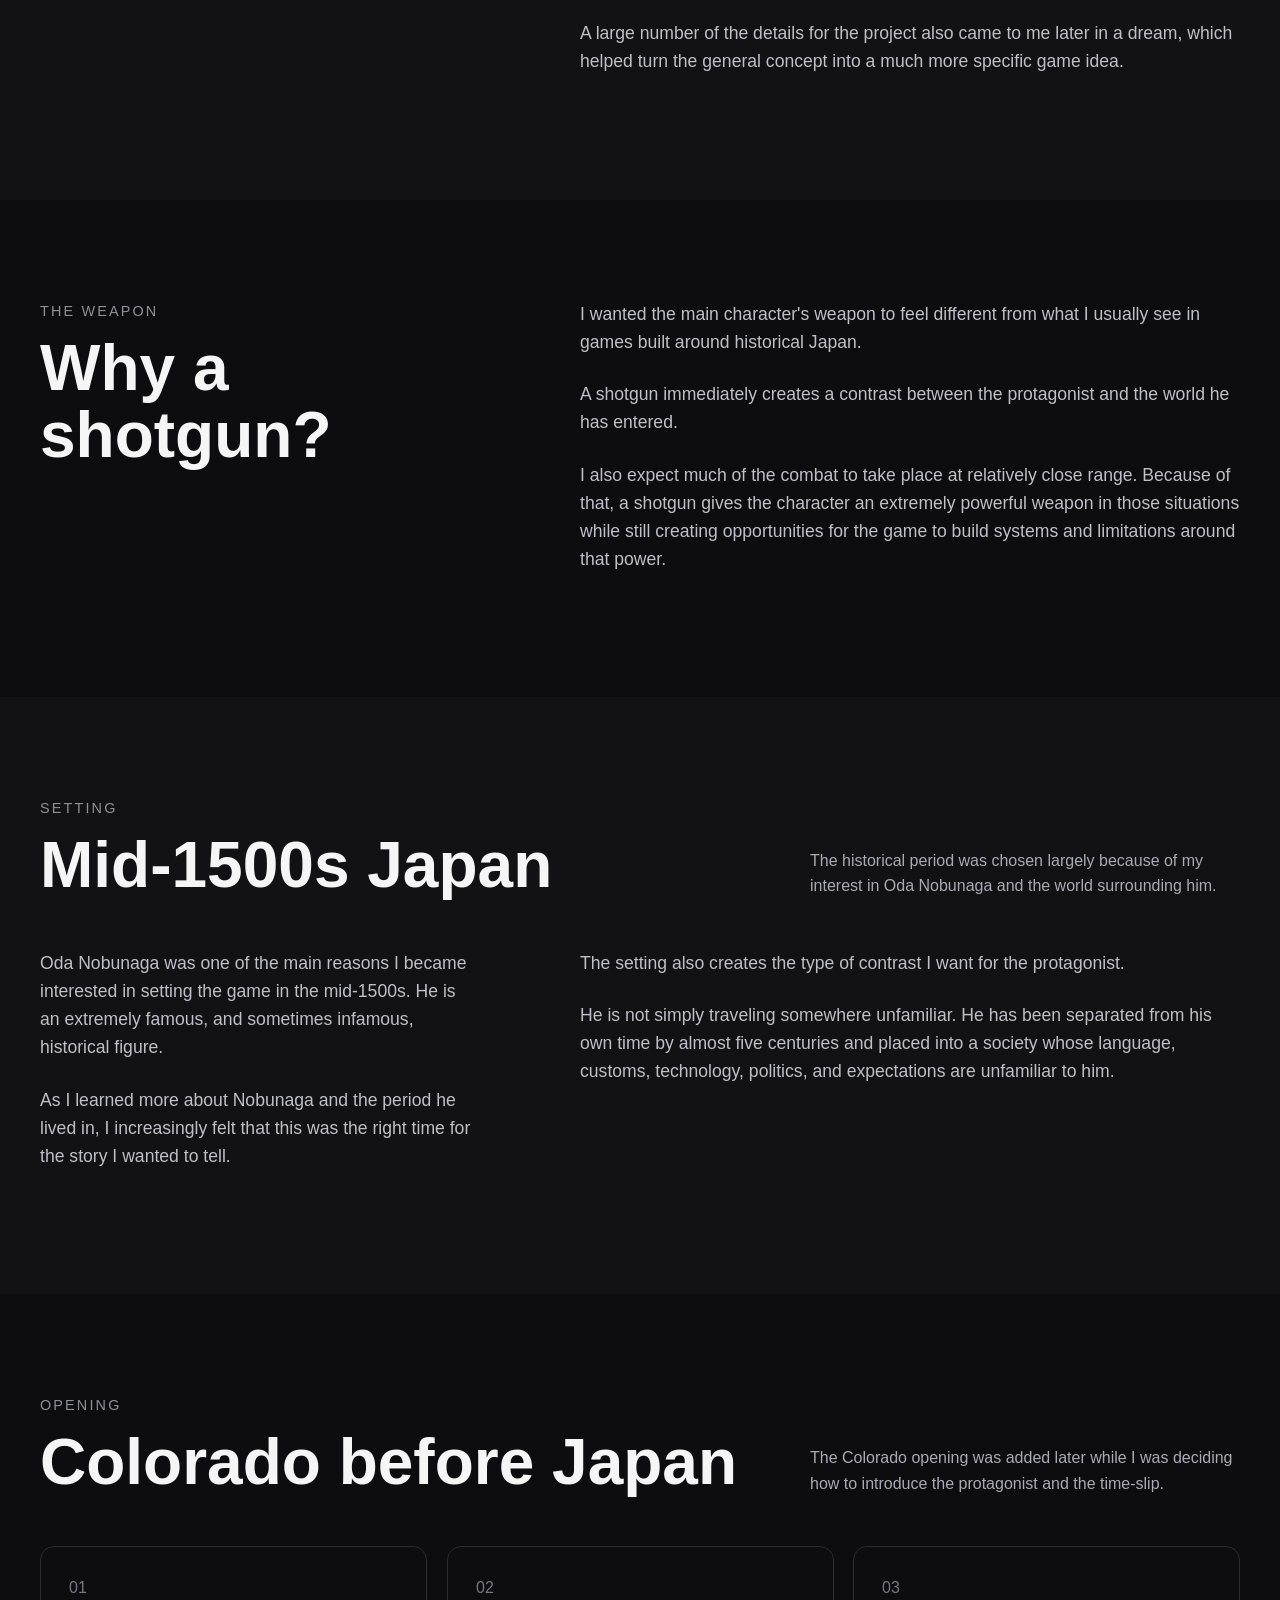
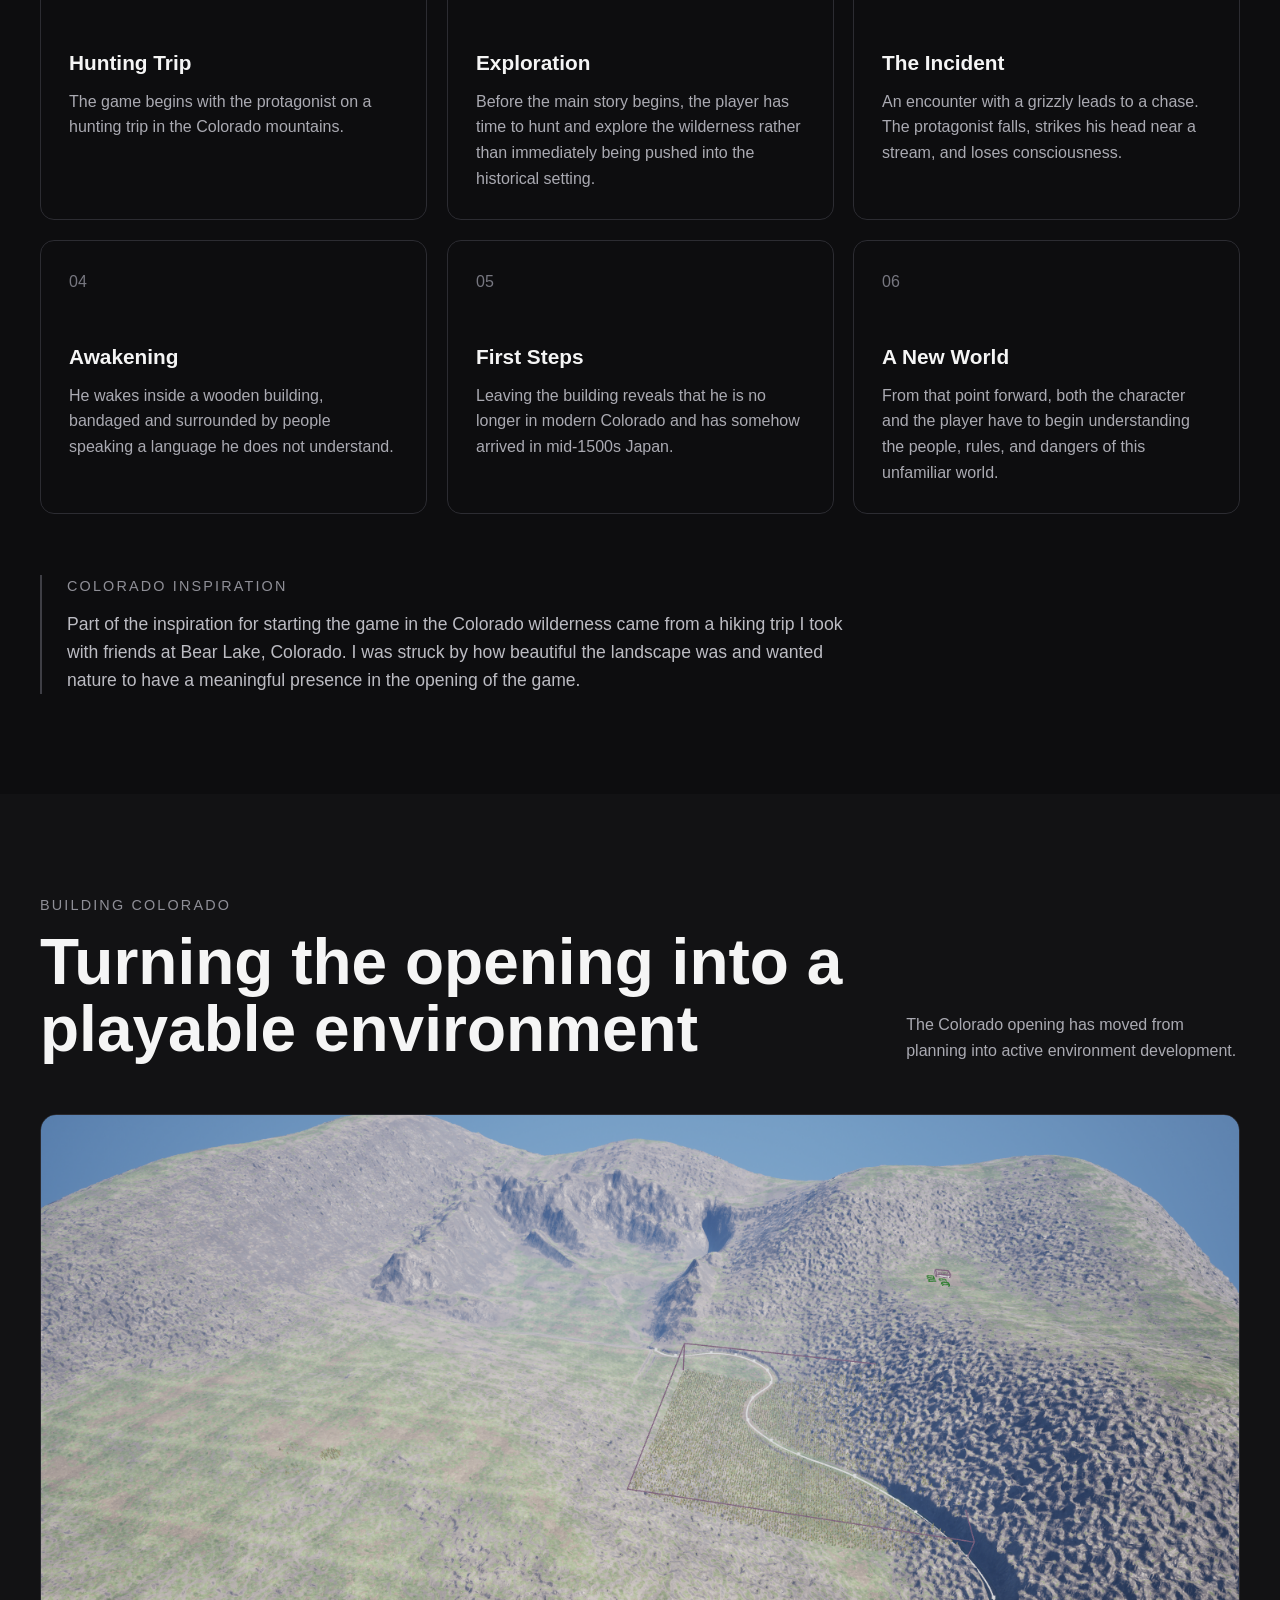
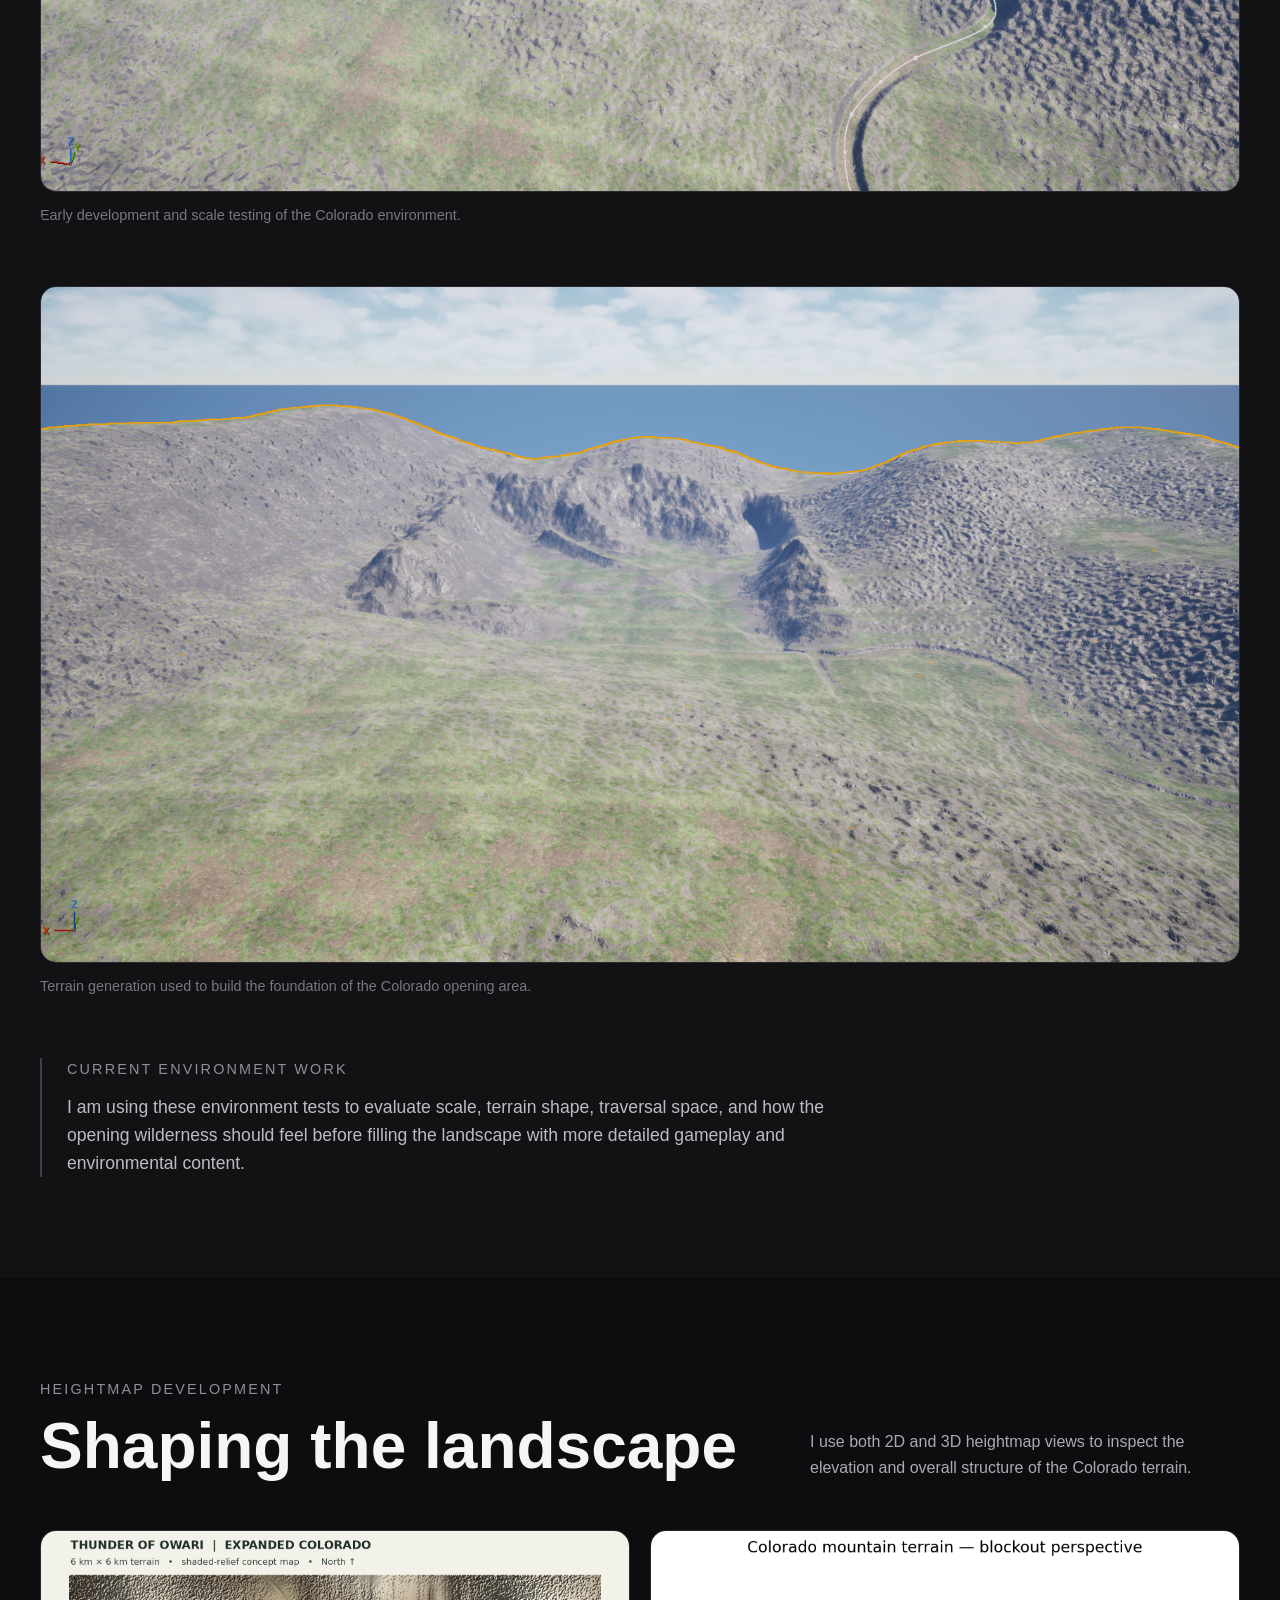
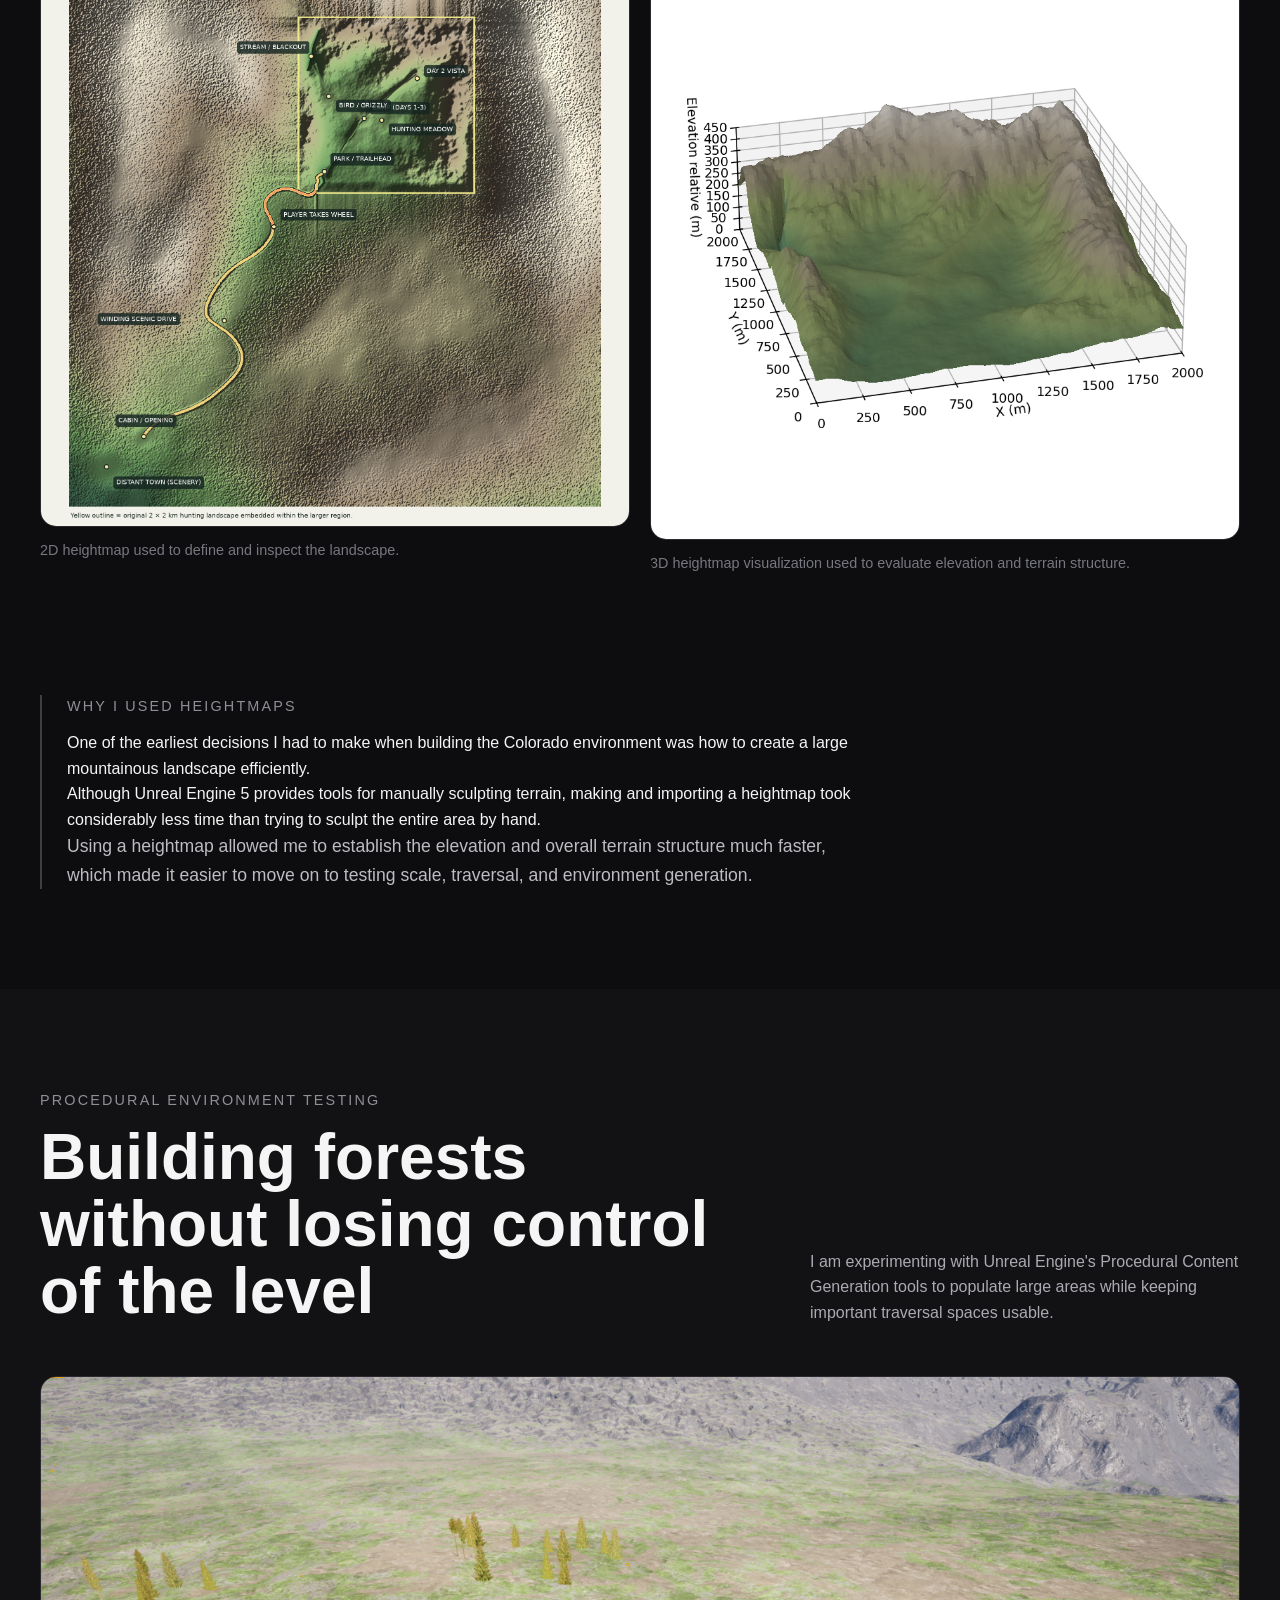
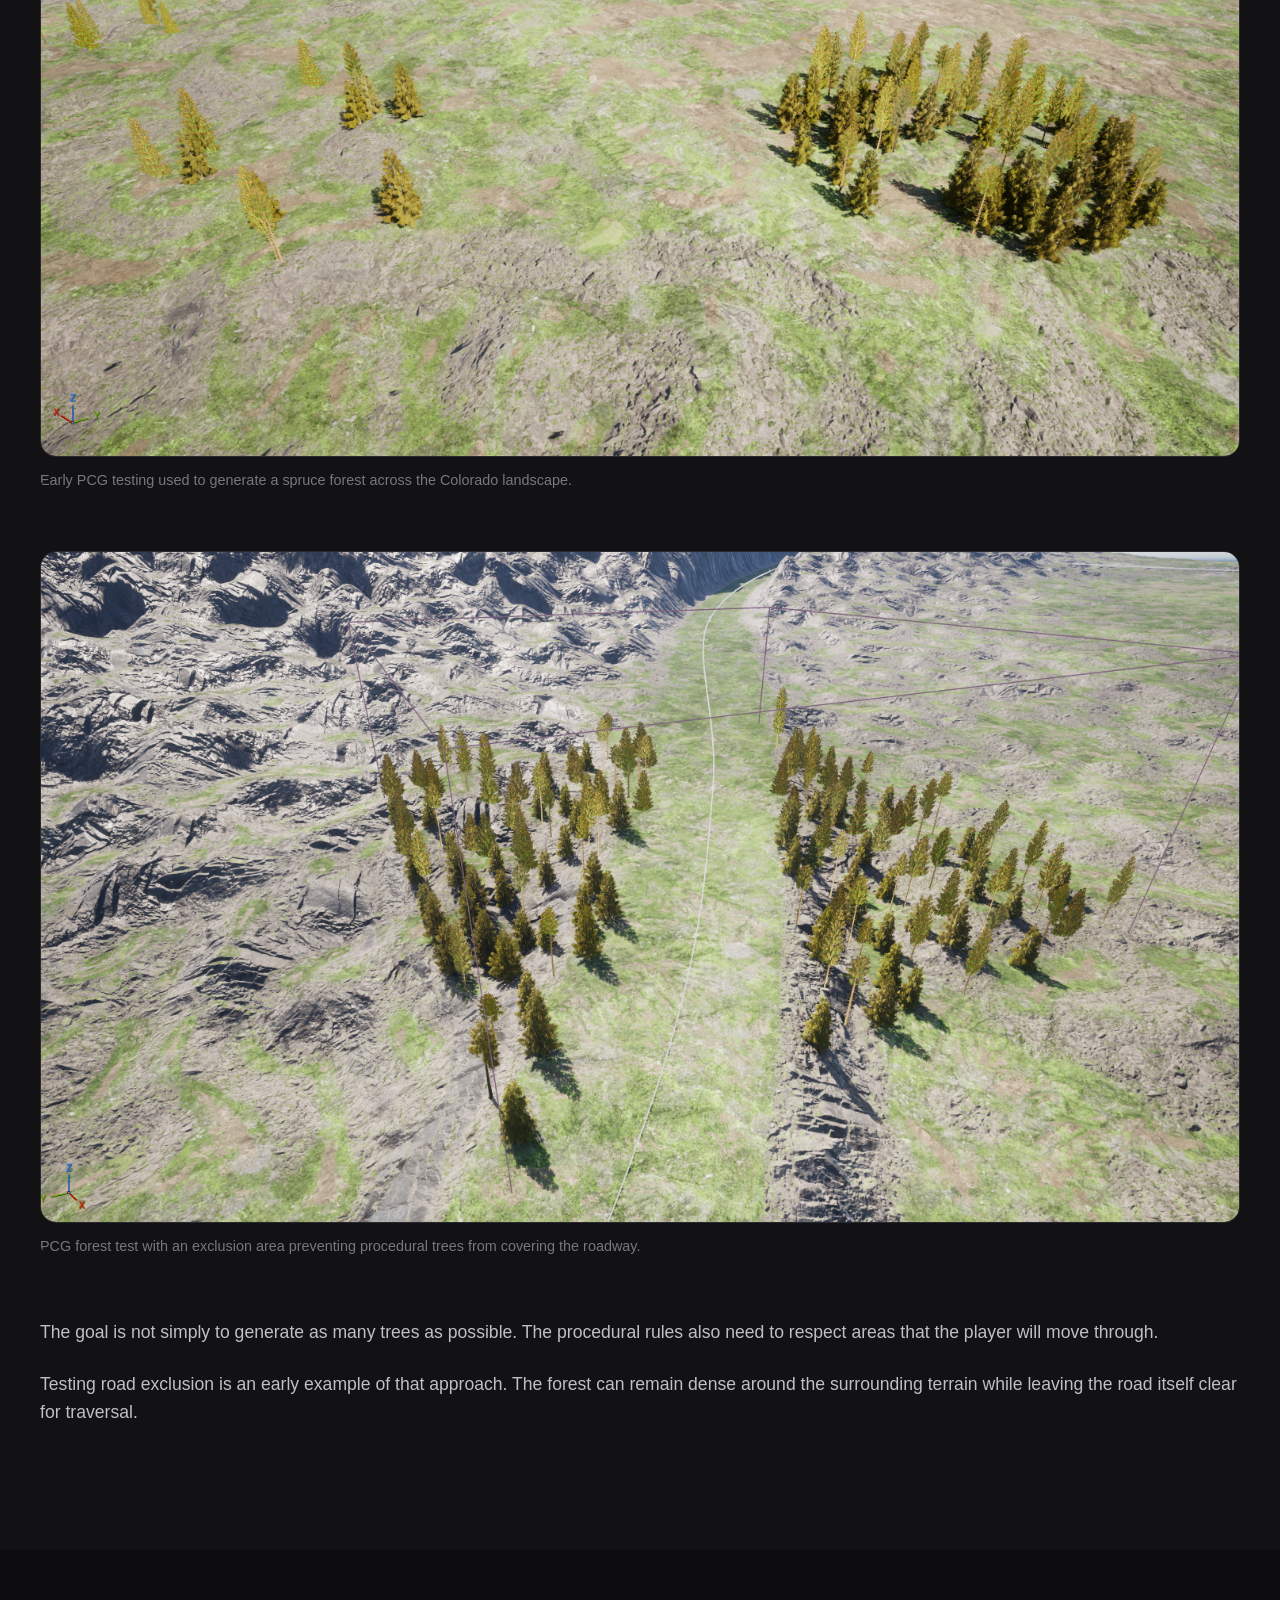
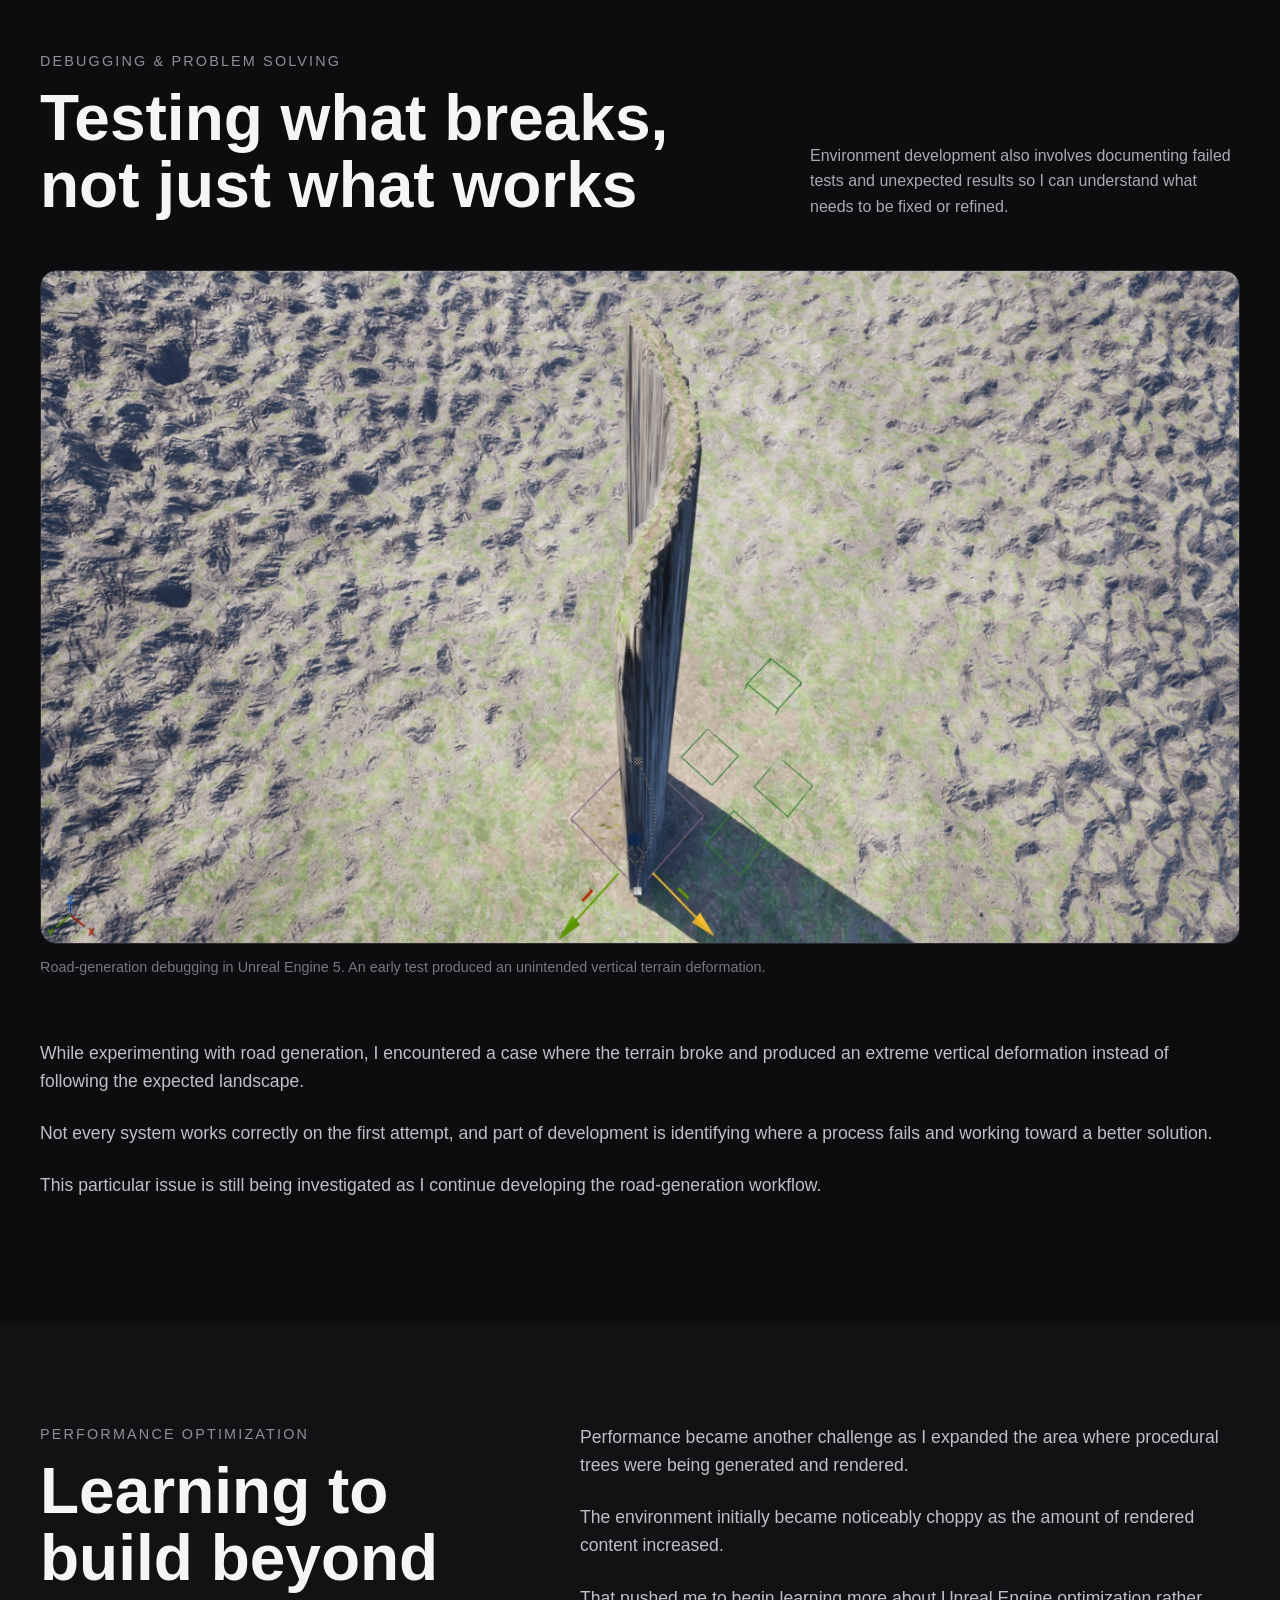
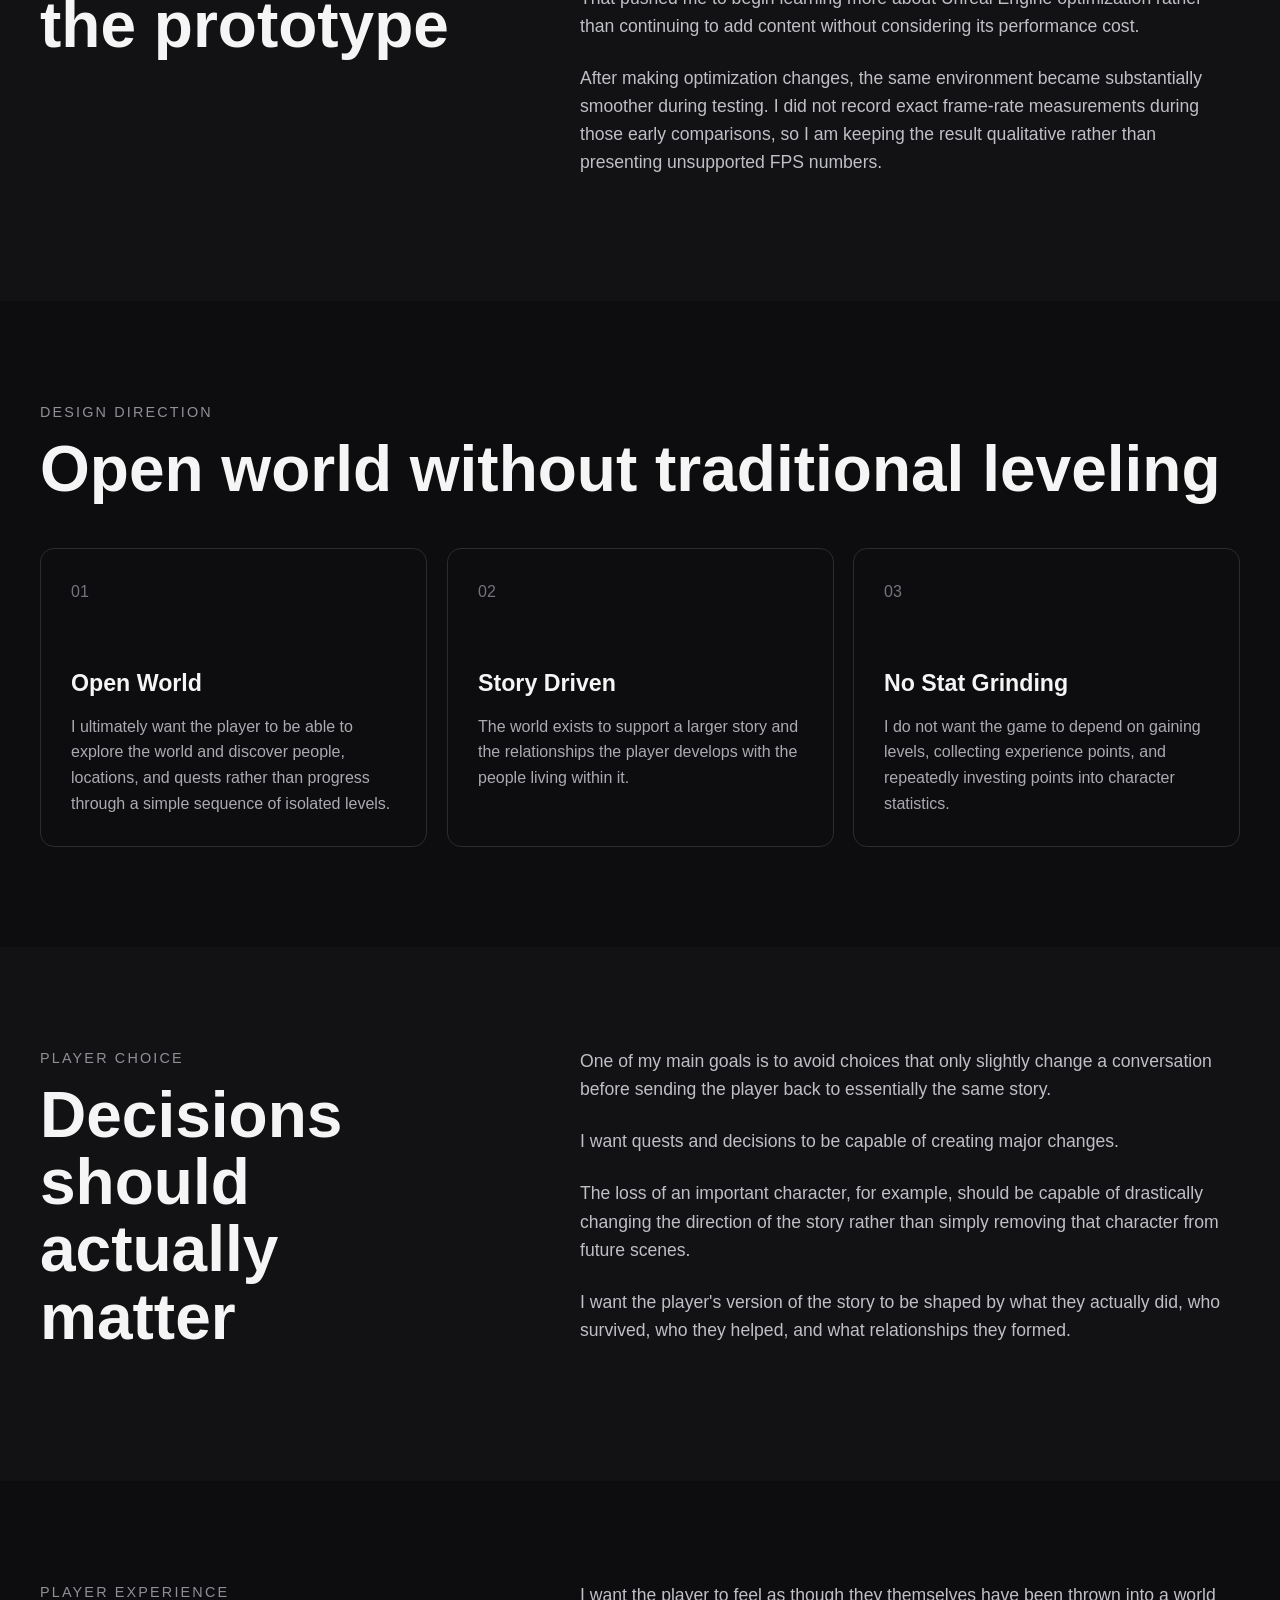
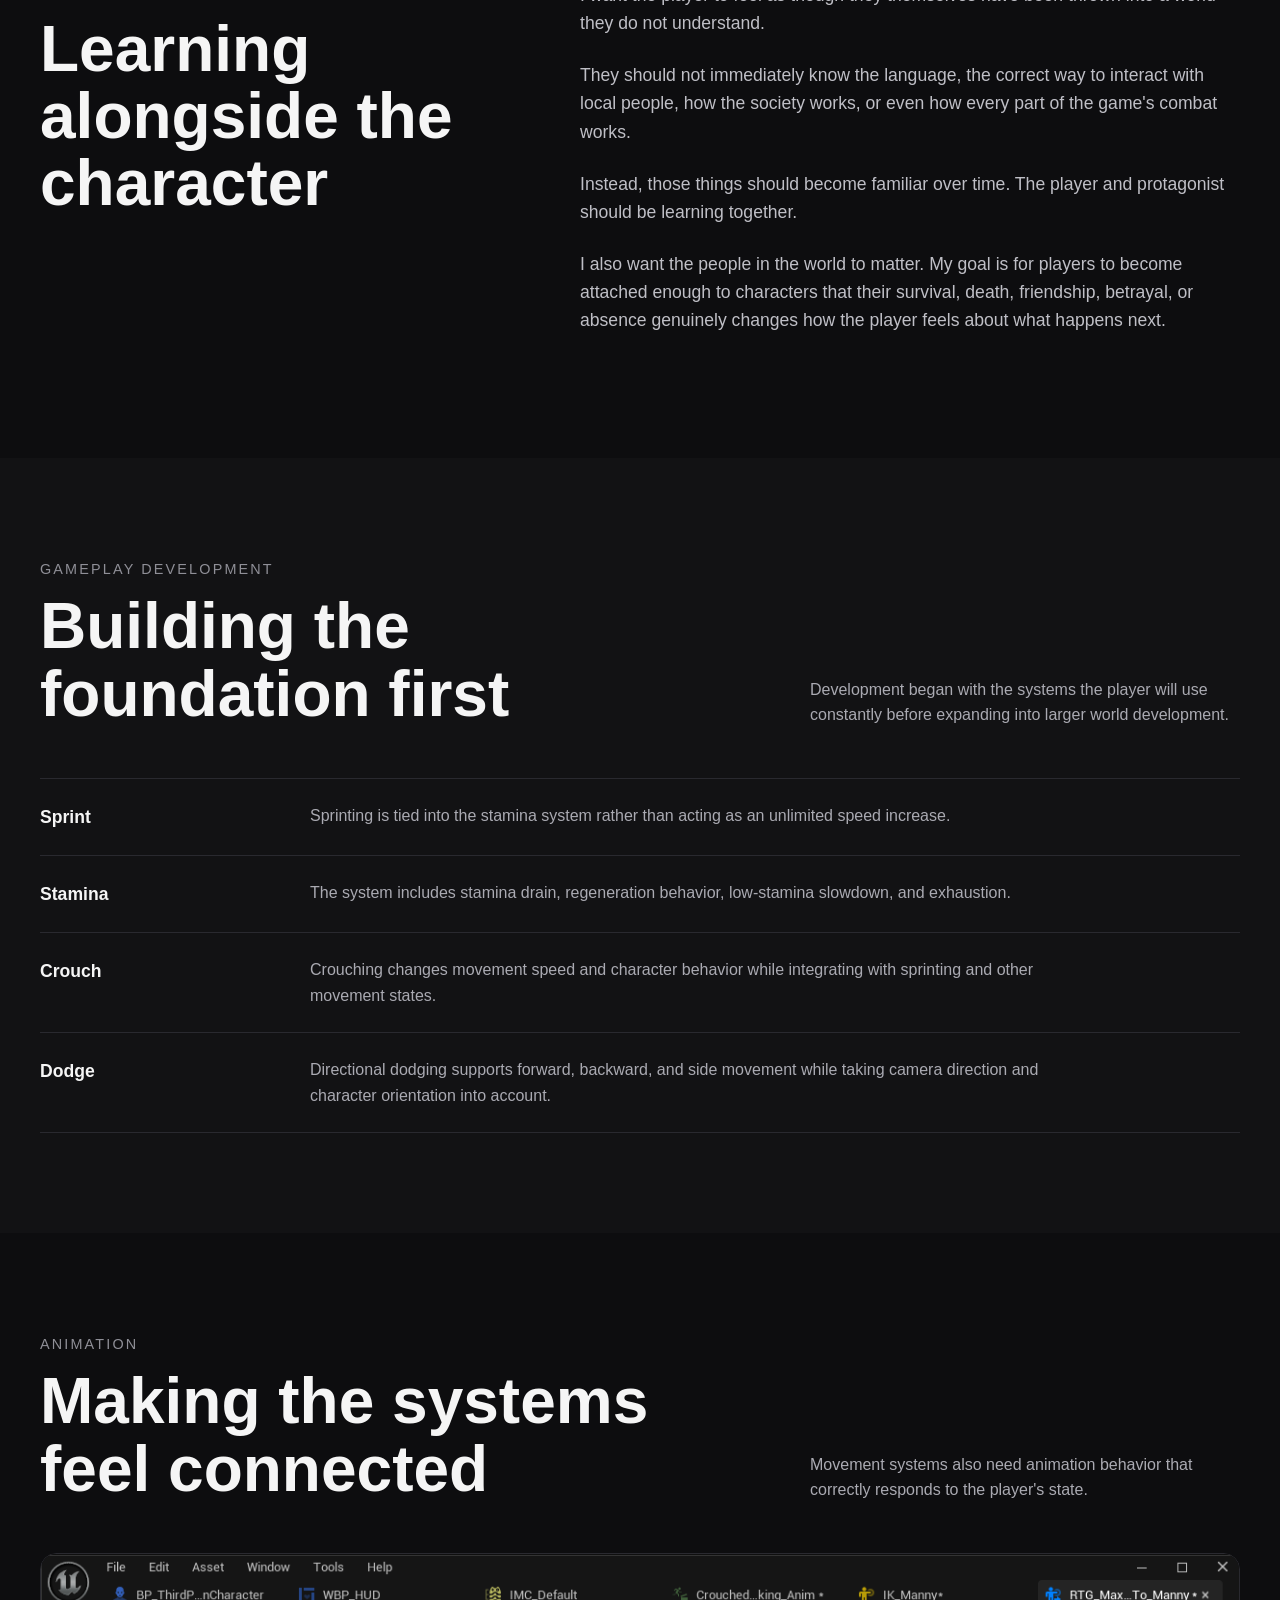
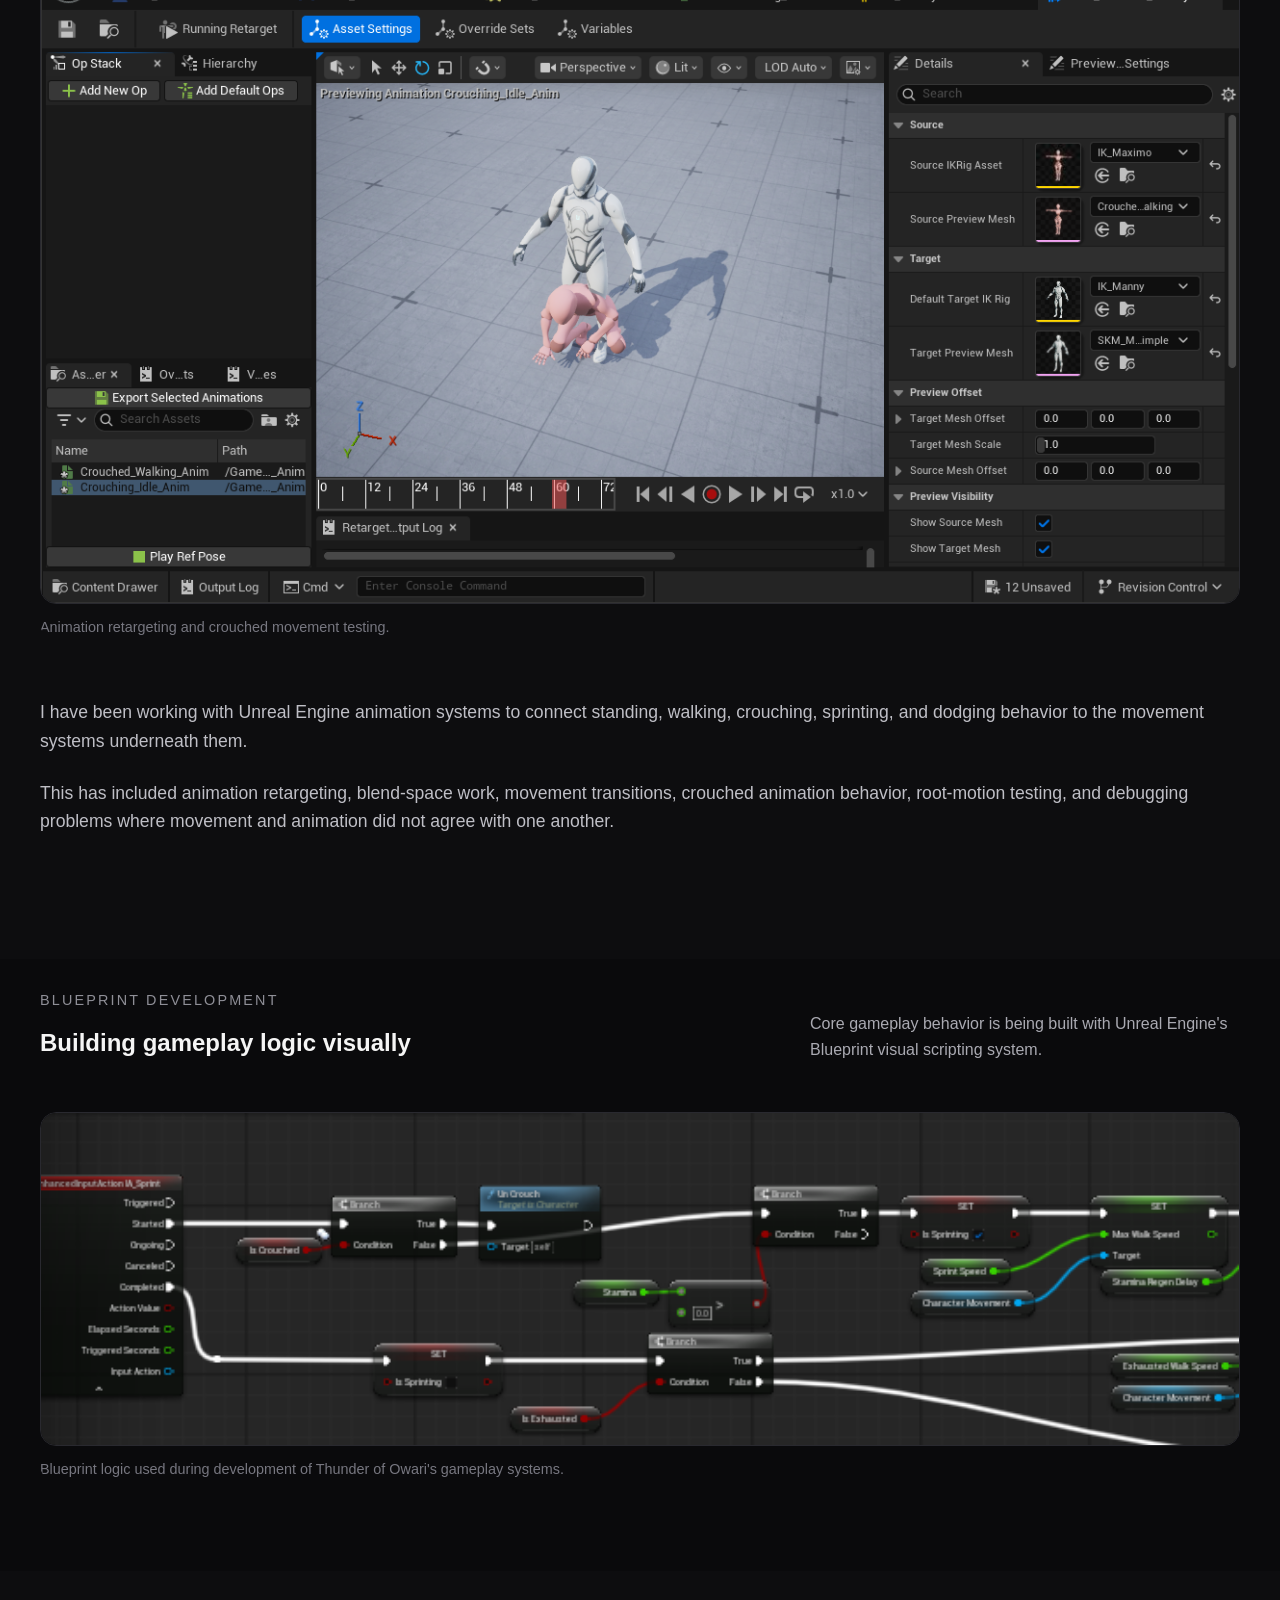
<file: projects/thunder-of-owari.html>
<!doctype html>
<html lang="en">
  <head>
    <meta charset="UTF-8" />

    <meta
      name="viewport"
      content="width=device-width, initial-scale=1.0"
    />

    <title>Thunder of Owari | Hassan Moharrem</title>

    <link
      rel="stylesheet"
      href="../css/style.css"
    />
  </head>

  <body>

    <!-- =========================================
         NAVIGATION
         ========================================= -->

    <header class="site-header">

      <div class="nav-container">

        <a
          href="../index.html"
          class="logo"
        >
          Hassan Moharrem
        </a>

        <nav class="main-nav">

          <a href="../index.html">
            Home
          </a>

          <a href="../about.html">
            About
          </a>

          <a
            href="../projects.html"
            class="active-nav"
          >
            Projects
          </a>

          <a href="../experience.html">
            Experience
          </a>

          <a href="../resume.html">
            Resume
          </a>

          <a href="../contact.html">
            Contact
          </a>

        </nav>

      </div>

    </header>


    <main>


      <!-- =========================================
           PROJECT HEADER
           ========================================= -->

      <section class="project-detail-hero">

        <div class="section-container">

          <a
            href="../projects.html"
            class="back-link"
          >
            ← All Projects
          </a>


          <div class="project-detail-heading">

            <p class="section-label">
              GAME DEVELOPMENT
            </p>

            <h1>
              Thunder of Owari
            </h1>

          </div>


          <div class="project-detail-meta">

            <div>

              <span class="meta-label">
                Engine
              </span>

              <strong>
                Unreal Engine 5
              </strong>

            </div>


            <div>

              <span class="meta-label">
                Development
              </span>

              <strong>
                Blueprints
              </strong>

            </div>


            <div>

              <span class="meta-label">
                Focus
              </span>

              <strong>
                Gameplay & Level Design
              </strong>

            </div>


            <div>

              <span class="meta-label">
                Status
              </span>

              <strong>
                In Development
              </strong>

            </div>

          </div>

        </div>

      </section>


      <!-- =========================================
           THE IDEA
           ========================================= -->

      <section class="section">

        <div class="section-container project-two-column">

          <div>

            <p class="section-label">
              THE IDEA
            </p>

            <h2>
              A modern hunter in another time
            </h2>

          </div>


          <div class="project-detail-text">

            <p>
              Thunder of Owari is an open-world, story-driven game
              about a modern hunter who is suddenly thrown into
              mid-1500s Japan.
            </p>

            <p>
              The character enters a world where almost everything
              is unfamiliar. The language is different, the culture
              is different, the people do not know who he is, and
              the way conflict is handled is completely different
              from the world he came from.
            </p>

            <p>
              Rather than making the player feel like an outsider
              who somehow already understands everything, I want the
              player to learn about the world alongside the main
              character.
            </p>

          </div>

        </div>

      </section>


      <!-- =========================================
           INSPIRATION
           ========================================= -->

      <section class="section alt-section">

        <div class="section-container project-two-column">

          <div>

            <p class="section-label">
              INSPIRATION
            </p>

            <h2>
              How the idea began
            </h2>

          </div>


          <div class="project-detail-text">

            <p>
              The original idea started after I read the manga
              series <strong>Jin</strong>.
            </p>

            <p>
              Jin follows a modern Japanese surgeon who suddenly
              finds himself about 140 years in the past. While
              reading it, I started thinking about how interesting
              a similar idea could be if the main character were
              instead a modern hunter.
            </p>

            <p>
              The idea stayed in the back of my mind until I later
              played and finished <strong>Ghost of Tsushima</strong>.
              That experience brought the earlier idea back and the
              two concepts started coming together into what would
              eventually become Thunder of Owari.
            </p>

            <p>
              A large number of the details for the project also
              came to me later in a dream, which helped turn the
              general concept into a much more specific game idea.
            </p>

          </div>

        </div>

      </section>


      <!-- =========================================
           WHY A SHOTGUN
           ========================================= -->

      <section class="section">

        <div class="section-container project-two-column">

          <div>

            <p class="section-label">
              THE WEAPON
            </p>

            <h2>
              Why a shotgun?
            </h2>

          </div>


          <div class="project-detail-text">

            <p>
              I wanted the main character's weapon to feel different
              from what I usually see in games built around historical
              Japan.
            </p>

            <p>
              A shotgun immediately creates a contrast between the
              protagonist and the world he has entered.
            </p>

            <p>
              I also expect much of the combat to take place at
              relatively close range. Because of that, a shotgun
              gives the character an extremely powerful weapon in
              those situations while still creating opportunities
              for the game to build systems and limitations around
              that power.
            </p>

          </div>

        </div>

      </section>


      <!-- =========================================
           SETTING
           ========================================= -->

      <section class="section alt-section">

        <div class="section-container">

          <div class="project-section-header">

            <div>

              <p class="section-label">
                SETTING
              </p>

              <h2>
                Mid-1500s Japan
              </h2>

            </div>


            <p>
              The historical period was chosen largely because of
              my interest in Oda Nobunaga and the world surrounding
              him.
            </p>

          </div>


          <div class="project-two-column">

            <div class="project-detail-text">

              <p>
                Oda Nobunaga was one of the main reasons I became
                interested in setting the game in the mid-1500s.
                He is an extremely famous, and sometimes infamous,
                historical figure.
              </p>

              <p>
                As I learned more about Nobunaga and the period he
                lived in, I increasingly felt that this was the
                right time for the story I wanted to tell.
              </p>

            </div>


            <div class="project-detail-text">

              <p>
                The setting also creates the type of contrast I want
                for the protagonist.
              </p>

              <p>
                He is not simply traveling somewhere unfamiliar.
                He has been separated from his own time by almost
                five centuries and placed into a society whose
                language, customs, technology, politics, and
                expectations are unfamiliar to him.
              </p>

            </div>

          </div>

        </div>

      </section>


      <!-- =========================================
           OPENING
           ========================================= -->

      <section class="section">

        <div class="section-container">

          <div class="project-section-header">

            <div>

              <p class="section-label">
                OPENING
              </p>

              <h2>
                Colorado before Japan
              </h2>

            </div>


            <p>
              The Colorado opening was added later while I was
              deciding how to introduce the protagonist and the
              time-slip.
            </p>

          </div>


          <div class="planned-feature-grid">

            <div>

              <span>
                01
              </span>

              <h3>
                Hunting Trip
              </h3>

              <p>
                The game begins with the protagonist on a hunting
                trip in the Colorado mountains.
              </p>

            </div>


            <div>

              <span>
                02
              </span>

              <h3>
                Exploration
              </h3>

              <p>
                Before the main story begins, the player has time
                to hunt and explore the wilderness rather than
                immediately being pushed into the historical setting.
              </p>

            </div>


            <div>

              <span>
                03
              </span>

              <h3>
                The Incident
              </h3>

              <p>
                An encounter with a grizzly leads to a chase. The
                protagonist falls, strikes his head near a stream,
                and loses consciousness.
              </p>

            </div>


            <div>

              <span>
                04
              </span>

              <h3>
                Awakening
              </h3>

              <p>
                He wakes inside a wooden building, bandaged and
                surrounded by people speaking a language he does
                not understand.
              </p>

            </div>


            <div>

              <span>
                05
              </span>

              <h3>
                First Steps
              </h3>

              <p>
                Leaving the building reveals that he is no longer
                in modern Colorado and has somehow arrived in
                mid-1500s Japan.
              </p>

            </div>


            <div>

              <span>
                06
              </span>

              <h3>
                A New World
              </h3>

              <p>
                From that point forward, both the character and
                the player have to begin understanding the people,
                rules, and dangers of this unfamiliar world.
              </p>

            </div>

          </div>


          <div class="project-note">

            <p class="section-label">
              COLORADO INSPIRATION
            </p>

            <p>
              Part of the inspiration for starting the game in the
              Colorado wilderness came from a hiking trip I took
              with friends at Bear Lake, Colorado. I was struck by
              how beautiful the landscape was and wanted nature to
              have a meaningful presence in the opening of the game.
            </p>

          </div>

        </div>

      </section>


      <!-- =========================================
           BUILDING COLORADO
           ========================================= -->

      <section class="section alt-section">

        <div class="section-container">

          <div class="project-section-header">

            <div>

              <p class="section-label">
                BUILDING COLORADO
              </p>

              <h2>
                Turning the opening into a playable environment
              </h2>

            </div>


            <p>
              The Colorado opening has moved from planning into
              active environment development.
            </p>

          </div>


          <figure class="project-image">

            <img
              src="../images/thunder-of-owari/colorado-map-development.png"
              alt="Colorado map development and testing for Thunder of Owari"
            />

            <figcaption>
              Early development and scale testing of the Colorado environment.
            </figcaption>

          </figure>


          <figure class="project-image">

            <img
              src="../images/thunder-of-owari/terrain-generation.png"
              alt="Generated Colorado terrain for Thunder of Owari"
            />

            <figcaption>
              Terrain generation used to build the foundation of the Colorado opening area.
            </figcaption>

          </figure>


          <div class="project-note">

            <p class="section-label">
              CURRENT ENVIRONMENT WORK
            </p>

            <p>
              I am using these environment tests to evaluate scale,
              terrain shape, traversal space, and how the opening
              wilderness should feel before filling the landscape
              with more detailed gameplay and environmental content.
            </p>

          </div>

        </div>

      </section>


      <!-- =========================================
           HEIGHTMAP DEVELOPMENT
           ========================================= -->

      <section class="section">

        <div class="section-container">

          <div class="project-section-header">

            <div>

              <p class="section-label">
                HEIGHTMAP DEVELOPMENT
              </p>

              <h2>
                Shaping the landscape
              </h2>

            </div>


            <p>
              I use both 2D and 3D heightmap views to inspect the
              elevation and overall structure of the Colorado terrain.
            </p>

          </div>


          <div
            style="
              display: grid;
              grid-template-columns: repeat(auto-fit, minmax(320px, 1fr));
              gap: 20px;
            "
          >

            <figure class="project-image">

              <img
                src="../images/thunder-of-owari/heightmap-2d.png"
                alt="2D heightmap used for the Colorado environment in Thunder of Owari"
              />

              <figcaption>
                2D heightmap used to define and inspect the landscape.
              </figcaption>

            </figure>


            <figure class="project-image">

              <img
                src="../images/thunder-of-owari/heightmap-3d.png"
                alt="3D heightmap visualization for the Colorado environment in Thunder of Owari"
              />

              <figcaption>
                3D heightmap visualization used to evaluate elevation and terrain structure.
              </figcaption>

            </figure>

          </div>


          <div class="project-note">

            <p class="section-label">
              WHY I USED HEIGHTMAPS
            </p>

            <p>
              One of the earliest decisions I had to make when
              building the Colorado environment was how to create
              a large mountainous landscape efficiently.
            </p>

            <p>
              Although Unreal Engine 5 provides tools for manually
              sculpting terrain, making and importing a heightmap
              took considerably less time than trying to sculpt the
              entire area by hand.
            </p>

            <p>
              Using a heightmap allowed me to establish the
              elevation and overall terrain structure much faster,
              which made it easier to move on to testing scale,
              traversal, and environment generation.
            </p>

          </div>

        </div>

      </section>


      <!-- =========================================
           PROCEDURAL ENVIRONMENT TESTING
           ========================================= -->

      <section class="section alt-section">

        <div class="section-container">

          <div class="project-section-header">

            <div>

              <p class="section-label">
                PROCEDURAL ENVIRONMENT TESTING
              </p>

              <h2>
                Building forests without losing control of the level
              </h2>

            </div>


            <p>
              I am experimenting with Unreal Engine's Procedural
              Content Generation tools to populate large areas while
              keeping important traversal spaces usable.
            </p>

          </div>


          <figure class="project-image">

            <img
              src="../images/thunder-of-owari/pcg-spruce-forest.png"
              alt="Procedural spruce forest generation test in Thunder of Owari"
            />

            <figcaption>
              Early PCG testing used to generate a spruce forest across the Colorado landscape.
            </figcaption>

          </figure>


          <figure class="project-image">

            <img
              src="../images/thunder-of-owari/pcg-road-exclusion.png"
              alt="Procedural forest test with trees excluded from a road in Thunder of Owari"
            />

            <figcaption>
              PCG forest test with an exclusion area preventing procedural trees from covering the roadway.
            </figcaption>

          </figure>


          <div class="project-detail-text">

            <p>
              The goal is not simply to generate as many trees as
              possible. The procedural rules also need to respect
              areas that the player will move through.
            </p>

            <p>
              Testing road exclusion is an early example of that
              approach. The forest can remain dense around the
              surrounding terrain while leaving the road itself
              clear for traversal.
            </p>

          </div>

        </div>

      </section>


      <!-- =========================================
           DEBUGGING
           ========================================= -->

      <section class="section">

        <div class="section-container">

          <div class="project-section-header">

            <div>

              <p class="section-label">
                DEBUGGING & PROBLEM SOLVING
              </p>

              <h2>
                Testing what breaks, not just what works
              </h2>

            </div>


            <p>
              Environment development also involves documenting
              failed tests and unexpected results so I can understand
              what needs to be fixed or refined.
            </p>

          </div>


          <figure class="project-image">

            <img
              src="../images/thunder-of-owari/road-generation-bug.png"
              alt="Road generation bug during Thunder of Owari environment development"
            />

            <figcaption>
              Road-generation debugging in Unreal Engine 5. An early test produced an unintended vertical terrain deformation.
            </figcaption>

          </figure>


          <div class="project-detail-text">

            <p>
              While experimenting with road generation, I encountered
              a case where the terrain broke and produced an extreme
              vertical deformation instead of following the expected
              landscape.
            </p>

            <p>
              Not every system works correctly on the first attempt,
              and part of development is identifying where a process
              fails and working toward a better solution.
            </p>

            <p>
              This particular issue is still being investigated as
              I continue developing the road-generation workflow.
            </p>

          </div>

        </div>

      </section>


      <!-- =========================================
           PERFORMANCE OPTIMIZATION
           ========================================= -->

      <section class="section alt-section">

        <div class="section-container project-two-column">

          <div>

            <p class="section-label">
              PERFORMANCE OPTIMIZATION
            </p>

            <h2>
              Learning to build beyond the prototype
            </h2>

          </div>


          <div class="project-detail-text">

            <p>
              Performance became another challenge as I expanded
              the area where procedural trees were being generated
              and rendered.
            </p>

            <p>
              The environment initially became noticeably choppy as
              the amount of rendered content increased.
            </p>

            <p>
              That pushed me to begin learning more about Unreal
              Engine optimization rather than continuing to add
              content without considering its performance cost.
            </p>

            <p>
              After making optimization changes, the same environment
              became substantially smoother during testing. I did not
              record exact frame-rate measurements during those early
              comparisons, so I am keeping the result qualitative
              rather than presenting unsupported FPS numbers.
            </p>

          </div>

        </div>

      </section>


      <!-- =========================================
           GAME DESIGN
           ========================================= -->

      <section class="section">

        <div class="section-container">

          <p class="section-label">
            DESIGN DIRECTION
          </p>

          <h2>
            Open world without traditional leveling
          </h2>


          <div class="status-grid">

            <div class="status-card">

              <span>
                01
              </span>

              <h3>
                Open World
              </h3>

              <p>
                I ultimately want the player to be able to explore
                the world and discover people, locations, and quests
                rather than progress through a simple sequence of
                isolated levels.
              </p>

            </div>


            <div class="status-card">

              <span>
                02
              </span>

              <h3>
                Story Driven
              </h3>

              <p>
                The world exists to support a larger story and the
                relationships the player develops with the people
                living within it.
              </p>

            </div>


            <div class="status-card">

              <span>
                03
              </span>

              <h3>
                No Stat Grinding
              </h3>

              <p>
                I do not want the game to depend on gaining levels,
                collecting experience points, and repeatedly
                investing points into character statistics.
              </p>

            </div>

          </div>

        </div>

      </section>


      <!-- =========================================
           PLAYER CHOICE
           ========================================= -->

      <section class="section alt-section">

        <div class="section-container project-two-column">

          <div>

            <p class="section-label">
              PLAYER CHOICE
            </p>

            <h2>
              Decisions should actually matter
            </h2>

          </div>


          <div class="project-detail-text">

            <p>
              One of my main goals is to avoid choices that only
              slightly change a conversation before sending the
              player back to essentially the same story.
            </p>

            <p>
              I want quests and decisions to be capable of creating
              major changes.
            </p>

            <p>
              The loss of an important character, for example,
              should be capable of drastically changing the direction
              of the story rather than simply removing that character
              from future scenes.
            </p>

            <p>
              I want the player's version of the story to be shaped
              by what they actually did, who survived, who they
              helped, and what relationships they formed.
            </p>

          </div>

        </div>

      </section>


      <!-- =========================================
           PLAYER EXPERIENCE
           ========================================= -->

      <section class="section">

        <div class="section-container project-two-column">

          <div>

            <p class="section-label">
              PLAYER EXPERIENCE
            </p>

            <h2>
              Learning alongside the character
            </h2>

          </div>


          <div class="project-detail-text">

            <p>
              I want the player to feel as though they themselves
              have been thrown into a world they do not understand.
            </p>

            <p>
              They should not immediately know the language, the
              correct way to interact with local people, how the
              society works, or even how every part of the game's
              combat works.
            </p>

            <p>
              Instead, those things should become familiar over time.
              The player and protagonist should be learning together.
            </p>

            <p>
              I also want the people in the world to matter. My goal
              is for players to become attached enough to characters
              that their survival, death, friendship, betrayal, or
              absence genuinely changes how the player feels about
              what happens next.
            </p>

          </div>

        </div>

      </section>


      <!-- =========================================
           GAMEPLAY SYSTEM DEVELOPMENT
           ========================================= -->

      <section class="section alt-section">

        <div class="section-container">

          <div class="project-section-header">

            <div>

              <p class="section-label">
                GAMEPLAY DEVELOPMENT
              </p>

              <h2>
                Building the foundation first
              </h2>

            </div>


            <p>
              Development began with the systems the player will
              use constantly before expanding into larger world
              development.
            </p>

          </div>


          <div class="system-list impact-system-list">

            <div class="system-row">

              <span>
                Sprint
              </span>

              <p>
                Sprinting is tied into the stamina system rather
                than acting as an unlimited speed increase.
              </p>

            </div>


            <div class="system-row">

              <span>
                Stamina
              </span>

              <p>
                The system includes stamina drain, regeneration
                behavior, low-stamina slowdown, and exhaustion.
              </p>

            </div>


            <div class="system-row">

              <span>
                Crouch
              </span>

              <p>
                Crouching changes movement speed and character
                behavior while integrating with sprinting and
                other movement states.
              </p>

            </div>


            <div class="system-row">

              <span>
                Dodge
              </span>

              <p>
                Directional dodging supports forward, backward,
                and side movement while taking camera direction
                and character orientation into account.
              </p>

            </div>

          </div>

        </div>

      </section>


      <!-- =========================================
           ANIMATION
           ========================================= -->

      <section class="section">

        <div class="section-container">

          <div class="project-section-header">

            <div>

              <p class="section-label">
                ANIMATION
              </p>

              <h2>
                Making the systems feel connected
              </h2>

            </div>


            <p>
              Movement systems also need animation behavior that
              correctly responds to the player's state.
            </p>

          </div>


          <figure class="project-image">

            <img
              src="../images/thunder-of-owari/animation-retargeting.png"
              alt="Animation retargeting and crouched movement testing for Thunder of Owari"
            />

            <figcaption>
              Animation retargeting and crouched movement testing.
            </figcaption>

          </figure>


          <div class="project-detail-text">

            <p>
              I have been working with Unreal Engine animation
              systems to connect standing, walking, crouching,
              sprinting, and dodging behavior to the movement
              systems underneath them.
            </p>

            <p>
              This has included animation retargeting, blend-space
              work, movement transitions, crouched animation
              behavior, root-motion testing, and debugging problems
              where movement and animation did not agree with one
              another.
            </p>

          </div>

        </div>

      </section>


      <!-- =========================================
           BLUEPRINT SYSTEMS
           ========================================= -->

      <section class="project-visual-section">

        <div class="section-container">

          <div class="project-section-header">

            <div>

              <p class="section-label">
                BLUEPRINT DEVELOPMENT
              </p>

              <h2>
                Building gameplay logic visually
              </h2>

            </div>


            <p>
              Core gameplay behavior is being built with Unreal
              Engine's Blueprint visual scripting system.
            </p>

          </div>


          <figure class="project-image">

            <img
              src="../images/thunder-of-owari/blueprint-system.png"
              alt="Blueprint gameplay system development for Thunder of Owari"
            />

            <figcaption>
              Blueprint logic used during development of Thunder of Owari's gameplay systems.
            </figcaption>

          </figure>

        </div>

      </section>


      <!-- =========================================
           CURRENT STATUS
           ========================================= -->

      <section class="section">

        <div class="section-container">

          <p class="section-label">
            CURRENT STATUS
          </p>

          <h2>
            Where development is now
          </h2>


          <div class="status-grid">

            <div class="status-card">

              <span>
                BUILT
              </span>

              <h3>
                Core Movement
              </h3>

              <p>
                Sprinting, stamina behavior, crouching, and
                directional dodging have been implemented and
                tested.
              </p>

            </div>


            <div class="status-card">

              <span>
                ACTIVE
              </span>

              <h3>
                Colorado Environment
              </h3>

              <p>
                Terrain generation, heightmap development,
                map-scale testing, procedural vegetation,
                road testing, and performance refinement are
                currently active areas of development.
              </p>

            </div>


            <div class="status-card">

              <span>
                ACTIVE
              </span>

              <h3>
                Animation
              </h3>

              <p>
                Movement animations, transitions, retargeting,
                and how those systems behave together continue
                to be refined.
              </p>

            </div>


            <div class="status-card">

              <span>
                FUTURE
              </span>

              <h3>
                Historical Japan
              </h3>

              <p>
                Development of the historical Japanese environments
                will come after the Colorado opening and its core
                gameplay systems are further developed.
              </p>

            </div>

          </div>

        </div>

      </section>


      <!-- =========================================
           WHAT'S NEXT
           ========================================= -->

      <section class="section alt-section">

        <div class="section-container">

          <p class="section-label">
            WHAT'S NEXT
          </p>

          <h2>
            Expanding beyond the prototype
          </h2>


          <div class="planned-feature-grid">

            <div>

              <span>
                01
              </span>

              <h3>
                Colorado Wilderness
              </h3>

              <p>
                Continue refining terrain, procedural vegetation,
                roads, trails, traversal spaces, environmental
                detail, and optimization.
              </p>

            </div>


            <div>

              <span>
                02
              </span>

              <h3>
                Hunting Systems
              </h3>

              <p>
                Expand the opening into a functional hunting
                experience rather than treating it only as a
                cinematic introduction.
              </p>

            </div>


            <div>

              <span>
                03
              </span>

              <h3>
                Historical Japan
              </h3>

              <p>
                Begin building the first Japanese environment
                after the Colorado opening is further developed.
              </p>

            </div>


            <div>

              <span>
                04
              </span>

              <h3>
                Characters
              </h3>

              <p>
                Develop the people who introduce the player to
                the world and begin establishing the relationships
                that drive the story.
              </p>

            </div>


            <div>

              <span>
                05
              </span>

              <h3>
                Combat
              </h3>

              <p>
                Continue developing the combat systems needed to
                support the shotgun and close-range encounters.
              </p>

            </div>


            <div>

              <span>
                06
              </span>

              <h3>
                Story Systems
              </h3>

              <p>
                Eventually build the quest and decision systems
                needed for major player choices to alter the
                storyline.
              </p>

            </div>

          </div>

        </div>

      </section>


      <!-- =========================================
           PERSONAL IMPORTANCE
           ========================================= -->

      <section class="section">

        <div class="section-container project-two-column">

          <div>

            <p class="section-label">
              WHY THIS PROJECT MATTERS
            </p>

            <h2>
              More than a practice project
            </h2>

          </div>


          <div class="project-detail-text">

            <p>
              I eventually want Thunder of Owari to become my debut
              into the game industry.
            </p>

            <p>
              Because of that, I have high hopes for the project,
              but I also hold it to a high standard.
            </p>

            <p>
              I do not want to rush toward a finished game simply
              for the sake of saying that it is complete. I want
              the project to grow alongside my own skills and
              eventually represent the type of game-development
              work I want to be known for.
            </p>

          </div>

        </div>

      </section>


      <!-- =========================================
           INTERACTIVE GALLERY
           ========================================= -->

      <section class="section alt-section">

        <div class="section-container">

          <p class="section-label">
            PROJECT GALLERY
          </p>

          <h2>
            Development gallery
          </h2>

          <p class="projects-next-description">
            Screenshots from animation work, Blueprint development,
            terrain generation, environment testing, procedural
            generation, and debugging.
          </p>


          <div class="development-gallery">


            <figure class="gallery-item">

              <img
                src="../images/thunder-of-owari/animation-retargeting.png"
                alt="Animation retargeting work in Thunder of Owari"
              />

              <figcaption>
                Animation retargeting and crouched movement
              </figcaption>

            </figure>


            <figure class="gallery-item">

              <img
                src="../images/thunder-of-owari/blueprint-system.png"
                alt="Blueprint gameplay system development in Thunder of Owari"
              />

              <figcaption>
                Blueprint gameplay-system development
              </figcaption>

            </figure>


            <figure class="gallery-item">

              <img
                src="../images/thunder-of-owari/colorado-map-development.png"
                alt="Colorado map development and testing in Thunder of Owari"
              />

              <figcaption>
                Colorado map development and scale testing
              </figcaption>

            </figure>


            <figure class="gallery-item">

              <img
                src="../images/thunder-of-owari/terrain-generation.png"
                alt="Colorado terrain generation in Thunder of Owari"
              />

              <figcaption>
                Colorado terrain generation
              </figcaption>

            </figure>


            <figure class="gallery-item">

              <img
                src="../images/thunder-of-owari/heightmap-2d.png"
                alt="2D Colorado heightmap for Thunder of Owari"
              />

              <figcaption>
                2D heightmap development
              </figcaption>

            </figure>


            <figure class="gallery-item">

              <img
                src="../images/thunder-of-owari/heightmap-3d.png"
                alt="3D Colorado heightmap visualization for Thunder of Owari"
              />

              <figcaption>
                3D heightmap visualization
              </figcaption>

            </figure>


            <figure class="gallery-item">

              <img
                src="../images/thunder-of-owari/pcg-spruce-forest.png"
                alt="Procedural spruce forest generation test in Thunder of Owari"
              />

              <figcaption>
                Procedural spruce forest testing
              </figcaption>

            </figure>


            <figure class="gallery-item">

              <img
                src="../images/thunder-of-owari/pcg-road-exclusion.png"
                alt="PCG road exclusion test in Thunder of Owari"
              />

              <figcaption>
                PCG road exclusion and traversal testing
              </figcaption>

            </figure>


            <figure class="gallery-item">

              <img
                src="../images/thunder-of-owari/road-generation-bug.png"
                alt="Road generation bug during Thunder of Owari development"
              />

              <figcaption>
                Road-generation debugging and terrain deformation issue
              </figcaption>

            </figure>


          </div>

        </div>

      </section>


      <!-- =========================================
           PROJECT NAVIGATION
           ========================================= -->

      <section class="section project-navigation">

        <div class="section-container">

          <div class="project-navigation-grid">


            <a
              href="../projects.html"
              class="project-navigation-card"
            >

              <span>
                ← All Projects
              </span>

              <strong>
                Back to Projects
              </strong>

            </a>


            <a
              href="impactsim.html"
              class="project-navigation-card project-navigation-next"
            >

              <span>
                Next Project →
              </span>

              <strong>
                ImpactSim
              </strong>

            </a>


          </div>

        </div>

      </section>


    </main>


    <!-- =========================================
         FOOTER
         ========================================= -->

    <footer class="site-footer">

      <div class="footer-container">

        <p>
          Hassan Moharrem
        </p>

        <p>
          Game Development • Level Design • Programming
        </p>

        <p>
          © 2026 Hassan Moharrem
        </p>

      </div>

    </footer>


    <script src="../js/main.js"></script>

  </body>
</html>
</file>
<file: css/style.css>
* {

  box-sizing: border-box;

  margin: 0;

  padding: 0;

}



html {

  scroll-behavior: smooth;

}



body {

  background-color: #0d0d0f;

  color: #f5f5f5;

  font-family: Arial, Helvetica, sans-serif;

  line-height: 1.6;

}



a {

  color: inherit;

  text-decoration: none;

}



button {

  font: inherit;

}



img {

  display: block;

  max-width: 100%;

}





/* =========================================

   NAVIGATION

   ========================================= */



.site-header {

  position: sticky;

  top: 0;

  background-color: rgba(13, 13, 15, 0.95);

  border-bottom: 1px solid #242428;

  z-index: 1000;

}



.nav-container {

  max-width: 1200px;

  margin: 0 auto;

  padding: 22px 30px;

  display: flex;

  align-items: center;

  justify-content: space-between;

}



.logo {

  font-size: 1.1rem;

  font-weight: 700;

}



.main-nav {

  display: flex;

  gap: 28px;

}



.main-nav a {

  color: #ccccd1;

  transition: color 0.2s ease;

}



.main-nav a:hover {

  color: white;

}



.main-nav .active-nav {

  color: white;

}





/* =========================================

   HOME HERO

   ========================================= */



.hero {

  min-height: 78vh;

  display: flex;

  align-items: center;

  padding: 80px 30px;

}



.hero-content {

  max-width: 1200px;

  width: 100%;

  margin: 0 auto;

}



.hero-kicker {

  color: #9b9ba3;

  font-size: 1rem;

  margin-bottom: 20px;

}



.hero h1 {

  font-size: clamp(3.5rem, 9vw, 7rem);

  line-height: 0.95;

  margin-bottom: 30px;

}



.hero-description {

  max-width: 780px;

  color: #c8c8cd;

  font-size: 1.2rem;

  margin-bottom: 16px;

}



.hero-buttons {

  display: flex;

  gap: 16px;

  margin-top: 32px;

  flex-wrap: wrap;

}





/* =========================================

   BUTTONS

   ========================================= */



.button {

  display: inline-block;

  padding: 14px 22px;

  border-radius: 8px;

  font-weight: 600;



  transition:

    background-color 0.2s ease,

    border-color 0.2s ease,

    transform 0.2s ease;

}



.button:hover {

  transform: translateY(-2px);

}



.primary-button {

  background-color: #f5f5f5;

  color: #111111;

}



.primary-button:hover {

  background-color: #d8d8dc;

}



.secondary-button {

  border: 1px solid #44444b;

  color: #f5f5f5;

}



.secondary-button:hover {

  border-color: #777780;

}





/* =========================================

   GENERAL SECTIONS

   ========================================= */



.section {

  padding: 100px 30px;

}



.alt-section {

  background-color: #121214;

}



.section-container {

  max-width: 1200px;

  margin: 0 auto;

}



.section-label {

  color: #8f8f97;

  font-size: 0.9rem;

  letter-spacing: 0.15em;

  margin-bottom: 12px;

}



.section h2 {

  font-size: clamp(2.2rem, 5vw, 4rem);

  line-height: 1.05;

  margin-bottom: 30px;

}





/* =========================================

   HOME CURRENT FOCUS

   ========================================= */



.focus-grid {

  display: grid;

  grid-template-columns: repeat(2, 1fr);

  gap: 20px;

}



.focus-card {

  background-color: #151518;

  border: 1px solid #26262b;

  border-radius: 12px;

  padding: 28px;



  transition:

    transform 0.2s ease,

    border-color 0.2s ease;

}



.focus-card:hover {

  transform: translateY(-4px);

  border-color: #55555d;

}



.focus-card h3 {

  margin-bottom: 10px;

  font-size: 1.4rem;

}



.focus-card p {

  color: #bcbcc2;

}





/* =========================================

   HOME FEATURED PROJECT

   ========================================= */



.featured-project {

  background-color: #121214;

}



.featured-description {

  color: #c5c5ca;

  max-width: 760px;

  font-size: 1.1rem;

  margin-bottom: 22px;

}



.project-tags {

  display: flex;

  gap: 10px;

  flex-wrap: wrap;

  margin-bottom: 30px;

}



.project-tags span {

  border: 1px solid #343439;

  border-radius: 999px;

  padding: 8px 14px;

  color: #bcbcc2;

  font-size: 0.9rem;



  transition:

    border-color 0.2s ease,

    color 0.2s ease;

}



.project-tags span:hover {

  border-color: #66666f;

  color: white;

}





/* =========================================

   HOME ABOUT

   ========================================= */



.home-about p {

  max-width: 720px;

  color: #c1c1c7;

  font-size: 1.1rem;

  margin-bottom: 22px;

}



.text-link {

  font-weight: 600;

}



.text-link:hover {

  text-decoration: underline;

}





/* =========================================

   ABOUT HERO

   ========================================= */



.about-hero {

  padding: 120px 30px 110px;

  border-bottom: 1px solid #202024;

}



.about-hero-title {

  display: flex;

  flex-direction: column;

  gap: 4px;

  margin-top: 18px;

  margin-bottom: 34px;

  font-size: clamp(3rem, 8vw, 6.5rem);

  line-height: 0.98;

  font-weight: 700;

}



.about-hero-title span {

  display: block;

}



.about-hero-description {

  max-width: 760px;

  color: #c4c4ca;

  font-size: 1.2rem;

}





/* =========================================

   EDUCATION

   ========================================= */



.education-card {

  border: 1px solid #2a2a30;

  border-radius: 14px;

  padding: 32px;

  max-width: 900px;

}



.education-heading {

  display: flex;

  justify-content: space-between;

  gap: 30px;

  align-items: flex-start;

  margin-bottom: 24px;

}



.education-heading h3 {

  font-size: 1.6rem;

}



.education-subtitle {

  color: #a7a7af;

  margin-top: 5px;

}



.education-status {

  border: 1px solid #414148;

  border-radius: 999px;

  padding: 7px 14px;

  color: #c7c7cd;

  font-size: 0.85rem;

}



.education-card > p {

  color: #bdbdc4;

  max-width: 780px;

  margin-top: 16px;

}





/* =========================================

   INTERESTS

   ========================================= */



.interest-grid {

  display: grid;

  grid-template-columns: repeat(3, 1fr);

  gap: 1px;

  background-color: #2a2a2f;

  border: 1px solid #2a2a2f;

}



.interest-item {

  background-color: #121214;

  padding: 30px;

  min-height: 180px;

}



.interest-item h3 {

  margin-bottom: 10px;

  font-size: 1.3rem;

}



.interest-item p {

  color: #b3b3ba;

}





/* =========================================

   GOALS

   ========================================= */



.goal-grid {

  display: grid;

  grid-template-columns: repeat(3, 1fr);

  gap: 20px;

}



.goal-card {

  border: 1px solid #29292f;

  border-radius: 14px;

  padding: 30px;

  min-height: 300px;

  display: flex;

  flex-direction: column;



  transition:

    transform 0.2s ease,

    border-color 0.2s ease;

}



.goal-card:hover {

  transform: translateY(-4px);

  border-color: #55555d;

}



.card-number {

  color: #777780;

  font-size: 0.9rem;

  margin-bottom: 60px;

}



.goal-card h3 {

  font-size: 1.5rem;

  margin-bottom: 14px;

}



.goal-card p {

  color: #b8b8bf;

}





/* =========================================

   SKILLS

   ========================================= */



.skills-layout {

  display: grid;

  gap: 50px;

}



.skill-category {

  border-top: 1px solid #2b2b31;

  padding-top: 24px;

}



.skill-category-heading {

  margin-bottom: 20px;

}



.skill-category-heading h3 {

  font-size: 1.5rem;

}



.skill-list {

  display: grid;

}



.skill-row {

  display: flex;

  justify-content: space-between;

  gap: 30px;

  padding: 16px 0;

  border-bottom: 1px solid #202025;

}



.skill-row > span:first-child {

  font-size: 1.05rem;

}



.skill-level {

  color: #919198;

  text-align: right;

}





/* =========================================

   CURRENT LEARNING

   ========================================= */



.learning-list {

  border-top: 1px solid #2c2c32;

}



.learning-item {

  display: grid;

  grid-template-columns: 80px 1fr;

  gap: 30px;

  padding: 24px 0;

  border-bottom: 1px solid #2c2c32;

}



.learning-item span {

  color: #777780;

}



.learning-item p {

  font-size: 1.2rem;

}





/* =========================================

   STRENGTHS

   ========================================= */



.strength-grid {

  display: grid;

  grid-template-columns: repeat(2, 1fr);

  gap: 20px;

}



.strength-card {

  border: 1px solid #29292f;

  border-radius: 14px;

  padding: 30px;



  transition:

    transform 0.2s ease,

    border-color 0.2s ease;

}



.strength-card:hover {

  transform: translateY(-4px);

  border-color: #55555d;

}



.strength-card h3 {

  font-size: 1.4rem;

  margin-bottom: 12px;

}



.strength-card p {

  color: #b8b8bf;

}





/* =========================================

   ABOUT NEXT LINKS

   ========================================= */



.about-next-section {

  background-color: #121214;

}



.next-link-grid {

  display: grid;

  grid-template-columns: repeat(3, 1fr);

  gap: 20px;

}



.next-page-card {

  border: 1px solid #2d2d33;

  border-radius: 14px;

  padding: 28px;

  display: flex;

  flex-direction: column;

  gap: 50px;



  transition:

    transform 0.2s ease,

    border-color 0.2s ease,

    background-color 0.2s ease;

}



.next-page-card:hover {

  transform: translateY(-4px);

  border-color: #585860;

  background-color: #17171a;

}



.next-page-card span {

  color: #8d8d95;

}



.next-page-card strong {

  font-size: 1.2rem;

}





/* =========================================

   PROJECTS HERO

   ========================================= */



.projects-hero {

  padding: 120px 30px 100px;

  border-bottom: 1px solid #202024;

}



.projects-hero h1 {

  max-width: 950px;

  font-size: clamp(3.5rem, 8vw, 6.5rem);

  line-height: 0.98;

  margin-top: 18px;

  margin-bottom: 34px;

}



.projects-hero-description {

  max-width: 760px;

  color: #c4c4ca;

  font-size: 1.2rem;

}





/* =========================================

   PROJECT FILTERS

   ========================================= */



.project-filter-section {

  padding: 30px;

  border-bottom: 1px solid #202024;

}



.project-filters {

  display: flex;

  gap: 10px;

  flex-wrap: wrap;

}



.project-filter {

  background: transparent;

  color: #a9a9b0;

  border: 1px solid #34343a;

  border-radius: 999px;

  padding: 9px 16px;

  cursor: pointer;



  transition:

    color 0.2s ease,

    background-color 0.2s ease,

    border-color 0.2s ease;

}



.project-filter:hover {

  color: white;

  border-color: #66666f;

}



.project-filter.active-filter {

  background-color: #f5f5f5;

  color: #111111;

  border-color: #f5f5f5;

}





/* =========================================

   PROJECT SECTION HEADINGS

   ========================================= */



.projects-section-heading {

  display: flex;

  justify-content: space-between;

  gap: 50px;

  align-items: flex-end;

  margin-bottom: 45px;

}



.projects-section-heading h2 {

  margin-bottom: 0;

}



.projects-section-heading > p {

  max-width: 420px;

  color: #a9a9b0;

}





/* =========================================

   PROJECT CARDS

   ========================================= */



.projects-grid {

  display: grid;

  grid-template-columns: repeat(2, 1fr);

  gap: 22px;

}



.project-card {

  border: 1px solid #29292f;

  border-radius: 16px;

  padding: 30px;

  display: flex;

  flex-direction: column;



  transition:

    transform 0.2s ease,

    border-color 0.2s ease,

    opacity 0.2s ease;

}



.project-card:hover {

  transform: translateY(-4px);

  border-color: #55555d;

}



.project-card-large {

  grid-column: span 2;

}



.project-card-top {

  display: flex;

  justify-content: space-between;

  gap: 20px;

  margin-bottom: 65px;

}



.project-number {

  color: #777780;

  font-size: 0.9rem;

  margin-bottom: 8px;

}



.project-year {

  color: #777780;

  font-size: 0.9rem;

}



.project-status {

  font-size: 0.75rem;

  letter-spacing: 0.12em;

}



.current-status {

  color: #d3d3d8;

}



.completed-status,

.planned-status {

  color: #929299;

}



.project-card-content {

  display: flex;

  flex-direction: column;

  flex: 1;

}



.project-card h3 {

  font-size: clamp(1.8rem, 4vw, 3rem);

  line-height: 1.05;

  margin-bottom: 20px;

}



.project-card-description {

  color: #bcbcc3;

  max-width: 720px;

  margin-bottom: 16px;

}



.project-card-tags {

  display: flex;

  flex-wrap: wrap;

  gap: 8px;

  margin-top: 12px;

  margin-bottom: 30px;

}



.project-card-tags span {

  border: 1px solid #35353b;

  border-radius: 999px;

  padding: 7px 12px;

  color: #aaaab1;

  font-size: 0.82rem;

}



.project-contributions {

  border-top: 1px solid #28282e;

  padding-top: 22px;

  margin-bottom: 30px;

}



.project-contributions > p {

  color: #8f8f97;

  font-size: 0.85rem;

  letter-spacing: 0.08em;

  text-transform: uppercase;

  margin-bottom: 14px;

}



.project-contributions ul {

  list-style-position: inside;

  display: grid;

  grid-template-columns: repeat(2, 1fr);

  gap: 8px 30px;

  color: #bcbcc3;

}



.project-link {

  margin-top: auto;

  font-weight: 600;

  transition: color 0.2s ease;

}



.project-link:hover {

  color: #bcbcc3;

}



.project-hidden {

  display: none;

}





/* =========================================

   COMPACT PROJECTS

   ========================================= */



.compact-project-grid {

  grid-template-columns: repeat(2, 1fr);

}



.compact-project-card {

  min-height: 280px;

}



.compact-project-card h3 {

  font-size: 2rem;

}





/* =========================================

   PROJECTS NEXT SECTION

   ========================================= */



.projects-next-section {

  background-color: #121214;

}



.projects-next-description {

  color: #bcbcc3;

  max-width: 720px;

  font-size: 1.1rem;

  margin-bottom: 30px;

}





/* =========================================

   PROJECT DETAIL HERO

   ========================================= */



.project-detail-hero {

  padding: 100px 30px 90px;

  border-bottom: 1px solid #202024;

}



.back-link {

  display: inline-block;

  color: #9999a1;

  margin-bottom: 60px;

  transition: color 0.2s ease;

}



.back-link:hover {

  color: white;

}



.project-detail-heading h1 {

  max-width: 1000px;

  font-size: clamp(4rem, 10vw, 8rem);

  line-height: 0.9;

  margin-top: 18px;

  margin-bottom: 35px;

}



.project-detail-intro {

  max-width: 820px;

  color: #c5c5cb;

  font-size: 1.3rem;

  margin-bottom: 60px;

}



.project-detail-meta {

  display: grid;

  grid-template-columns: repeat(4, 1fr);

  gap: 1px;

  background-color: #29292f;

  border: 1px solid #29292f;

}



.project-detail-meta > div {

  background-color: #0d0d0f;

  padding: 22px;

}



.meta-label {

  display: block;

  color: #7f7f87;

  font-size: 0.8rem;

  letter-spacing: 0.08em;

  text-transform: uppercase;

  margin-bottom: 5px;

}





/* =========================================

   PROJECT VISUALS / PLACEHOLDERS

   ========================================= */



.project-visual-section {

  padding: 30px;

  background-color: #0a0a0c;

}



.project-placeholder {

  min-height: 470px;

  border: 1px dashed #3a3a42;

  border-radius: 16px;

  padding: 50px;

  display: flex;

  flex-direction: column;

  justify-content: flex-end;



  background:

    linear-gradient(

      135deg,

      #121216,

      #18181d

    );

}



.project-placeholder-large {

  min-height: 620px;

}



.placeholder-label {

  color: #777780;

  font-size: 0.8rem;

  letter-spacing: 0.12em;

  margin-bottom: 12px;

}



.project-placeholder h2,

.project-placeholder h3 {

  max-width: 700px;

  margin-bottom: 10px;

}



.project-placeholder h2 {

  font-size: clamp(2rem, 5vw, 4rem);

}



.project-placeholder h3 {

  font-size: 2rem;

}



.project-placeholder p {

  max-width: 650px;

  color: #aaaab2;

}



.placeholder-filename {

  margin-top: 18px;

  font-family: monospace;

  font-size: 0.9rem;

  color: #66666f !important;

}





/* =========================================

   PROJECT DETAIL LAYOUT

   ========================================= */



.project-two-column {

  display: grid;

  grid-template-columns: 0.8fr 1.2fr;

  gap: 100px;

}



.project-detail-text {

  color: #bfbfc6;

  font-size: 1.1rem;

}



.project-detail-text p {

  margin-bottom: 24px;

}





/* =========================================

   STATUS CARDS

   ========================================= */



.status-grid {

  display: grid;

  grid-template-columns: repeat(3, 1fr);

  gap: 20px;

  margin-top: 45px;

}



.status-card {

  border: 1px solid #2c2c32;

  border-radius: 14px;

  padding: 30px;

  min-height: 270px;



  transition:

    transform 0.2s ease,

    border-color 0.2s ease;

}



.status-card:hover {

  transform: translateY(-4px);

  border-color: #55555d;

}



.status-card > span {

  color: #74747c;

  display: block;

  margin-bottom: 60px;

}



.status-card h3 {

  font-size: 1.45rem;

  margin-bottom: 12px;

}



.status-card p {

  color: #aaaab2;

}





/* =========================================

   PROJECT SECTION HEADER

   ========================================= */



.project-section-header {

  display: flex;

  align-items: flex-end;

  justify-content: space-between;

  gap: 60px;

  margin-bottom: 50px;

}



.project-section-header h2 {

  margin-bottom: 0;

}



.project-section-header > p {

  max-width: 430px;

  color: #aaaab2;

}





/* =========================================

   PROJECT IMAGES

   ========================================= */



.project-image {

  margin-bottom: 60px;

}



.project-image img {

  width: 100%;

  height: auto;

  max-height: none;

  object-fit: contain;

  background-color: #08080a;

  border: 1px solid #29292f;

  border-radius: 16px;

}



.project-image figcaption {

  color: #777780;

  font-size: 0.9rem;

  margin-top: 12px;

}





/* =========================================

   SYSTEM LIST

   ========================================= */



.system-list {

  border-top: 1px solid #29292f;

}



.system-row {

  display: grid;

  grid-template-columns: 220px 1fr;

  gap: 50px;

  padding: 24px 0;

  border-bottom: 1px solid #29292f;

}



.system-row > span {

  font-weight: 600;

  font-size: 1.1rem;

}



.system-row p {

  color: #aaaab2;

  max-width: 750px;

}



.impact-system-list {

  margin-top: 45px;

}





/* =========================================

   PROJECT NOTE

   ========================================= */



.project-note {

  max-width: 820px;

  margin-top: 60px;

  padding-left: 25px;

  border-left: 2px solid #3e3e45;

}



.project-note > p:last-child {

  color: #bcbcc3;

  font-size: 1.1rem;

}





/* =========================================

   PLANNED FEATURES / CHALLENGES

   ========================================= */



.planned-feature-grid {

  display: grid;

  grid-template-columns: repeat(3, 1fr);

  gap: 20px;

  margin-top: 30px;

}



.planned-feature-grid > div {

  border: 1px solid #2c2c32;

  border-radius: 14px;

  padding: 28px;

  min-height: 240px;



  transition:

    transform 0.2s ease,

    border-color 0.2s ease;

}



.planned-feature-grid > div:hover {

  transform: translateY(-4px);

  border-color: #55555d;

}



.planned-feature-grid span {

  display: block;

  color: #777780;

  margin-bottom: 45px;

}



.planned-feature-grid h3 {

  margin-bottom: 10px;

  font-size: 1.3rem;

}



.planned-feature-grid p {

  color: #aaaab2;

}





/* =========================================

   ORIGINAL GALLERY FALLBACK

   ========================================= */



.development-gallery {

  display: grid;

  grid-template-columns: repeat(2, 1fr);

  gap: 20px;

}



.gallery-item,

.gallery-placeholder {

  border: 1px solid #29292f;

  border-radius: 14px;

  overflow: hidden;

  min-height: 320px;

}



.gallery-item img {

  width: 100%;

  height: 320px;

  object-fit: cover;

}



.gallery-item figcaption {

  padding: 15px 18px;

  color: #9999a1;

  background-color: #131316;

}



.gallery-placeholder {

  display: flex;

  align-items: center;

  justify-content: center;

  padding: 30px;

  border-style: dashed;

  color: #74747c;



  background:

    linear-gradient(

      135deg,

      #121216,

      #18181d

    );

}





/* =========================================

   INTERACTIVE PROJECT GALLERY

   ========================================= */



.development-gallery.interactive-gallery {

  display: block;

}



.interactive-gallery-stage {

  position: relative;

  overflow: hidden;



  border: 1px solid #29292f;

  border-radius: 16px;



  background-color: #08080a;

}



.interactive-gallery-image-button {

  position: relative;



  display: block;



  width: 100%;



  padding: 0;



  border: 0;



  background: transparent;



  cursor: zoom-in;

}



.interactive-gallery-main-image {

  width: 100%;

  height: min(68vh, 720px);



  object-fit: contain;



  background-color: #08080a;

}



.interactive-gallery-zoom-hint {

  position: absolute;



  right: 16px;

  bottom: 16px;



  padding: 8px 12px;



  border: 1px solid rgba(255, 255, 255, 0.16);

  border-radius: 999px;



  background-color: rgba(0, 0, 0, 0.72);



  color: #d2d2d7;



  font-size: 0.78rem;



  opacity: 0;



  transform: translateY(5px);



  transition:

    opacity 0.2s ease,

    transform 0.2s ease;

}



.interactive-gallery-image-button:hover

.interactive-gallery-zoom-hint {

  opacity: 1;



  transform: translateY(0);

}



.interactive-gallery-arrow {

  position: absolute;



  top: 50%;



  z-index: 5;



  width: 48px;

  height: 48px;



  border: 1px solid rgba(255, 255, 255, 0.18);

  border-radius: 50%;



  background-color: rgba(10, 10, 12, 0.78);



  color: white;



  font-size: 1.5rem;



  cursor: pointer;



  transform: translateY(-50%);



  transition:

    background-color 0.2s ease,

    border-color 0.2s ease,

    transform 0.2s ease;

}



.interactive-gallery-arrow:hover {

  background-color: rgba(35, 35, 40, 0.95);



  border-color: rgba(255, 255, 255, 0.4);

}



.interactive-gallery-prev {

  left: 16px;

}



.interactive-gallery-next {

  right: 16px;

}



.interactive-gallery-info {

  display: flex;



  justify-content: space-between;



  gap: 30px;



  align-items: flex-start;



  padding: 16px 2px 18px;

}



.interactive-gallery-counter {

  color: #777780;



  font-size: 0.9rem;



  white-space: nowrap;

}



.interactive-gallery-caption {

  color: #aaaab2;



  text-align: right;

}



.interactive-gallery-thumbnails {

  display: flex;



  gap: 10px;



  overflow-x: auto;



  padding: 4px 0 12px;



  scrollbar-width: thin;

}



.interactive-gallery-thumbnail {

  flex: 0 0 130px;



  height: 82px;



  padding: 0;



  overflow: hidden;



  border: 1px solid #29292f;

  border-radius: 8px;



  background-color: #111114;



  opacity: 0.58;



  cursor: pointer;



  transition:

    opacity 0.2s ease,

    border-color 0.2s ease,

    transform 0.2s ease;

}



.interactive-gallery-thumbnail:hover {

  opacity: 0.9;



  transform: translateY(-2px);

}



.interactive-gallery-thumbnail img {

  width: 100%;

  height: 100%;



  object-fit: cover;

}



.interactive-gallery-thumbnail.active-gallery-thumbnail {

  opacity: 1;



  border-color: #d0d0d5;

}





/* =========================================

   FULL-SCREEN LIGHTBOX

   ========================================= */



.lightbox-body-lock {

  overflow: hidden;

}



.project-lightbox {

  position: fixed;



  inset: 0;



  z-index: 5000;



  display: none;



  align-items: center;

  justify-content: center;



  padding: 70px 90px;



  background-color: rgba(0, 0, 0, 0.94);

}



.project-lightbox.lightbox-open {

  display: flex;

}



.project-lightbox-content {

  display: flex;



  flex-direction: column;



  align-items: center;



  justify-content: center;



  max-width: 100%;

  max-height: 100%;

}



.project-lightbox-image {

  max-width: 88vw;

  max-height: 80vh;



  object-fit: contain;



  border-radius: 8px;

}



.project-lightbox-bottom {

  width: 100%;



  max-width: 1000px;



  display: flex;



  justify-content: space-between;



  gap: 25px;



  margin-top: 16px;

}



.project-lightbox-counter {

  color: #83838b;



  white-space: nowrap;

}



.project-lightbox-caption {

  color: #c2c2c8;



  text-align: right;

}



.project-lightbox-close {

  position: absolute;



  top: 22px;

  right: 28px;



  width: 48px;

  height: 48px;



  border: 0;



  background: transparent;



  color: white;



  font-size: 2.2rem;



  line-height: 1;



  cursor: pointer;



  opacity: 0.8;



  transition: opacity 0.2s ease;

}



.project-lightbox-close:hover {

  opacity: 1;

}



.project-lightbox-arrow {

  position: absolute;



  top: 50%;



  width: 52px;

  height: 52px;



  border: 1px solid rgba(255, 255, 255, 0.22);

  border-radius: 50%;



  background-color: rgba(30, 30, 34, 0.72);



  color: white;



  font-size: 1.6rem;



  cursor: pointer;



  transform: translateY(-50%);



  transition:

    background-color 0.2s ease,

    border-color 0.2s ease;

}



.project-lightbox-arrow:hover {

  background-color: rgba(55, 55, 62, 0.95);



  border-color: rgba(255, 255, 255, 0.45);

}



.project-lightbox-prev {

  left: 24px;

}



.project-lightbox-next {

  right: 24px;

}





/* =========================================

   PROJECT NEXT / PREVIOUS

   ========================================= */



.project-next p:not(.section-label) {

  max-width: 650px;

  color: #bcbcc3;

  font-size: 1.1rem;

  margin-bottom: 30px;

}



.project-navigation {

  background-color: #0a0a0c;

}



.project-navigation-grid {

  display: grid;

  grid-template-columns: repeat(2, 1fr);

  gap: 20px;

}



.project-navigation-card {

  border: 1px solid #2d2d33;

  border-radius: 14px;

  padding: 30px;



  display: flex;

  flex-direction: column;

  gap: 45px;



  transition:

    transform 0.2s ease,

    border-color 0.2s ease,

    background-color 0.2s ease;

}



.project-navigation-card:hover {

  transform: translateY(-4px);

  border-color: #5a5a63;

  background-color: #141417;

}



.project-navigation-card span {

  color: #82828a;

  font-size: 0.9rem;

}



.project-navigation-card strong {

  font-size: 1.5rem;

}



.project-navigation-next {

  text-align: right;

}





/* =========================================

   FOOTER

   ========================================= */



.site-footer {

  border-top: 1px solid #242428;

  padding: 40px 30px;

}



.footer-container {

  max-width: 1200px;

  margin: 0 auto;

  color: #8e8e95;



  display: flex;

  justify-content: space-between;

  gap: 20px;

  flex-wrap: wrap;

}





/* =========================================

   RESPONSIVE DESIGN

   ========================================= */



@media (max-width: 950px) {



  .goal-grid {

    grid-template-columns: 1fr;

  }



  .goal-card {

    min-height: auto;

  }



  .card-number {

    margin-bottom: 30px;

  }



  .interest-grid {

    grid-template-columns: repeat(2, 1fr);

  }



  .next-link-grid {

    grid-template-columns: 1fr;

  }



  .projects-grid {

    grid-template-columns: 1fr;

  }



  .project-card-large {

    grid-column: span 1;

  }



  .compact-project-grid {

    grid-template-columns: 1fr;

  }



  .project-detail-meta {

    grid-template-columns: repeat(2, 1fr);

  }



  .project-two-column {

    grid-template-columns: 1fr;

    gap: 40px;

  }



  .status-grid {

    grid-template-columns: repeat(2, 1fr);

  }



  .planned-feature-grid {

    grid-template-columns: repeat(2, 1fr);

  }



}





@media (max-width: 800px) {



  .nav-container {

    flex-direction: column;

    gap: 18px;

  }



  .main-nav {

    flex-wrap: wrap;

    justify-content: center;

    gap: 16px;

  }



  .hero {

    min-height: auto;

  }



  .focus-grid {

    grid-template-columns: 1fr;

  }



  .strength-grid {

    grid-template-columns: 1fr;

  }



  .projects-section-heading {

    flex-direction: column;

    align-items: flex-start;

  }



  .project-section-header {

    flex-direction: column;

    align-items: flex-start;

  }



  .project-contributions ul {

    grid-template-columns: 1fr;

  }



  .development-gallery {

    grid-template-columns: 1fr;

  }



  .system-row {

    grid-template-columns: 1fr;

    gap: 8px;

  }



  .project-navigation-grid {

    grid-template-columns: 1fr;

  }



  .project-navigation-next {

    text-align: left;

  }



  .footer-container {

    flex-direction: column;

  }



  .project-lightbox {

    padding: 65px 55px;

  }



  .project-lightbox-prev {

    left: 8px;

  }



  .project-lightbox-next {

    right: 8px;

  }



}





@media (max-width: 650px) {



  .section {

    padding: 75px 20px;

  }



  .about-hero {

    padding: 90px 20px 75px;

  }



  .projects-hero {

    padding: 90px 20px 75px;

  }



  .project-detail-hero {

    padding: 75px 20px 65px;

  }



  .project-filter-section {

    padding: 25px 20px;

  }



  .project-visual-section {

    padding: 20px;

  }



  .interest-grid {

    grid-template-columns: 1fr;

  }



  .education-heading {

    flex-direction: column;

  }



  .skill-row {

    flex-direction: column;

    gap: 4px;

  }



  .skill-level {

    text-align: left;

  }



  .learning-item {

    grid-template-columns: 45px 1fr;

    gap: 15px;

  }



  .project-card {

    padding: 24px;

  }



  .project-card-top {

    margin-bottom: 40px;

  }



  .project-detail-meta {

    grid-template-columns: 1fr;

  }



  .project-placeholder {

    min-height: 380px;

    padding: 30px;

  }



  .project-placeholder-large {

    min-height: 470px;

  }



  .status-grid {

    grid-template-columns: 1fr;

  }



  .status-card {

    min-height: auto;

  }



  .status-card > span {

    margin-bottom: 30px;

  }



  .planned-feature-grid {

    grid-template-columns: 1fr;

  }



  .interactive-gallery-main-image {

    height: 52vh;

  }



  .interactive-gallery-arrow {

    width: 40px;

    height: 40px;

  }



  .interactive-gallery-prev {

    left: 8px;

  }



  .interactive-gallery-next {

    right: 8px;

  }



  .interactive-gallery-info {

    flex-direction: column;

    gap: 4px;

  }



  .interactive-gallery-caption {

    text-align: left;

  }



  .interactive-gallery-thumbnail {

    flex-basis: 100px;

    height: 65px;

  }



  .project-lightbox {

    padding: 60px 12px 30px;

  }



  .project-lightbox-image {

    max-width: 96vw;

    max-height: 72vh;

  }



  .project-lightbox-arrow {

    width: 40px;

    height: 40px;

    top: auto;

    bottom: 18px;

  }



  .project-lightbox-prev {

    left: 18px;

  }



  .project-lightbox-next {

    right: 18px;

  }



  .project-lightbox-bottom {

    padding: 0 12px 55px;



    flex-direction: column;



    gap: 4px;

  }



  .project-lightbox-caption {

    text-align: left;

  }



}


/* =========================================
   SITE-WIDE MOTION SYSTEM
   ========================================= */

body.animations-ready {
  opacity: 1;

  transition:
    opacity 0.22s ease,
    transform 0.22s ease;
}

body.animations-ready.page-exit {
  opacity: 0;
  transform: translateY(5px);
}


/* -----------------------------------------
   SCROLL REVEALS
   ----------------------------------------- */

.reveal-item {
  opacity: 0;

  transition:
    opacity 0.72s cubic-bezier(0.22, 1, 0.36, 1),
    transform 0.72s cubic-bezier(0.22, 1, 0.36, 1);

  transition-delay: var(--reveal-delay, 0ms);

  will-change: opacity, transform;
}

.reveal-up {
  transform: translateY(32px);
}

.reveal-left {
  transform: translateX(-36px);
}

.reveal-right {
  transform: translateX(36px);
}

.reveal-scale {
  transform: translateY(18px) scale(0.975);
}

.reveal-item.is-visible {
  opacity: 1;
  transform: translate3d(0, 0, 0) scale(1);
}


/* -----------------------------------------
   HOME PAGE
   ----------------------------------------- */

.page-home .hero h1.reveal-item {
  transition-duration: 0.9s;
}

.page-home .hero-buttons.reveal-item {
  --reveal-delay: 240ms;
}

.page-home .focus-card {
  transform-origin: center bottom;
}


/* -----------------------------------------
   ABOUT PAGE
   ----------------------------------------- */

.page-about .about-hero-title {
  overflow: hidden;
}

.page-about .about-hero-title span.reveal-item {
  transition-duration: 0.85s;
}


/* -----------------------------------------
   PROJECT LISTS
   ----------------------------------------- */

.page-projects .project-card.reveal-item {
  transform-origin: center bottom;
}

.page-projects .project-card.filter-enter.is-visible {
  animation: projectCardFilterIn 0.34s ease both;
}

@keyframes projectCardFilterIn {
  from {
    opacity: 0;
    transform: translateY(12px) scale(0.99);
  }

  to {
    opacity: 1;
    transform: translateY(0) scale(1);
  }
}


/* -----------------------------------------
   PROJECT DETAIL PAGES
   ----------------------------------------- */

.page-project-detail .project-image {
  overflow: hidden;
  border-radius: 16px;
}

.page-project-detail .project-image img {
  transition:
    transform 0.45s cubic-bezier(0.22, 1, 0.36, 1),
    filter 0.45s ease;
}

.page-project-detail .project-image:hover img {
  transform: scale(1.012);
}

.page-project-detail .system-row {
  transition:
    opacity 0.72s cubic-bezier(0.22, 1, 0.36, 1),
    transform 0.72s cubic-bezier(0.22, 1, 0.36, 1),
    background-color 0.2s ease;
}

.page-project-detail .system-row:hover {
  background-color: rgba(255, 255, 255, 0.018);
}


/* -----------------------------------------
   EXPERIENCE PAGE
   ----------------------------------------- */

.page-experience .project-visual-section .project-image {
  overflow: hidden;
  border-radius: 16px;
}

.page-experience .project-visual-section .project-image img {
  transition: transform 0.45s cubic-bezier(0.22, 1, 0.36, 1);
}

.page-experience .project-visual-section .project-image:hover img {
  transform: scale(1.025);
}


/* -----------------------------------------
   RESUME PAGE
   ----------------------------------------- */

.page-resume .resume-document.reveal-item {
  transform-origin: center top;
  transition-duration: 0.85s;
}

.page-resume .resume-button {
  position: relative;
  overflow: hidden;
}

.page-resume .resume-button::after {
  content: "";

  position: absolute;
  inset: 0;

  background: linear-gradient(
    115deg,
    transparent 20%,
    rgba(255, 255, 255, 0.12) 50%,
    transparent 80%
  );

  transform: translateX(-120%);

  transition: transform 0.55s ease;

  pointer-events: none;
}

.page-resume .resume-button:hover::after {
  transform: translateX(120%);
}


/* -----------------------------------------
   CONTACT PAGE
   ----------------------------------------- */

.page-contact .contact-card {
  position: relative;
  overflow: hidden;
}

.page-contact .contact-card::before {
  content: "";

  position: absolute;
  inset: 0;

  background: radial-gradient(
    circle at top right,
    rgba(255, 255, 255, 0.055),
    transparent 48%
  );

  opacity: 0;

  transition: opacity 0.25s ease;

  pointer-events: none;
}

.page-contact .contact-card:hover::before {
  opacity: 1;
}

.page-contact .contact-arrow {
  transition: transform 0.25s ease;
}

.page-contact .contact-card:hover .contact-arrow {
  transform: translateX(6px);
}

.page-contact .contact-email-button {
  position: relative;
  overflow: hidden;
}

.page-contact .contact-email-button::after {
  content: "";

  position: absolute;
  top: 0;
  bottom: 0;
  left: -45%;

  width: 35%;

  background: linear-gradient(
    90deg,
    transparent,
    rgba(255, 255, 255, 0.55),
    transparent
  );

  transform: skewX(-18deg);

  transition: left 0.55s ease;

  pointer-events: none;
}

.page-contact .contact-email-button:hover::after {
  left: 115%;
}


/* -----------------------------------------
   NAVIGATION MICRO-INTERACTION
   ----------------------------------------- */

.main-nav a {
  position: relative;
}

.main-nav a::after {
  content: "";

  position: absolute;
  left: 0;
  right: 0;
  bottom: -7px;

  height: 1px;

  background-color: currentColor;

  transform: scaleX(0);
  transform-origin: right;

  transition: transform 0.25s ease;
}

.main-nav a:hover::after,
.main-nav a.active-nav::after {
  transform: scaleX(1);
  transform-origin: left;
}


/* -----------------------------------------
   GALLERY MOTION
   ----------------------------------------- */

.interactive-gallery-main-image {
  transition:
    opacity 0.25s ease,
    transform 0.3s cubic-bezier(0.22, 1, 0.36, 1);
}

.interactive-gallery-image-button:hover
.interactive-gallery-main-image {
  transform: scale(1.006);
}

.project-lightbox.lightbox-open {
  animation: lightboxFadeIn 0.2s ease both;
}

.project-lightbox.lightbox-open .project-lightbox-content {
  animation: lightboxContentIn 0.28s cubic-bezier(0.22, 1, 0.36, 1) both;
}

@keyframes lightboxFadeIn {
  from {
    opacity: 0;
  }

  to {
    opacity: 1;
  }
}

@keyframes lightboxContentIn {
  from {
    opacity: 0;
    transform: scale(0.97);
  }

  to {
    opacity: 1;
    transform: scale(1);
  }
}


/* -----------------------------------------
   ACCESSIBILITY: REDUCED MOTION
   ----------------------------------------- */

@media (prefers-reduced-motion: reduce) {

  html {
    scroll-behavior: auto;
  }

  *,
  *::before,
  *::after {
    animation-duration: 0.01ms !important;
    animation-iteration-count: 1 !important;
    transition-duration: 0.01ms !important;
    transition-delay: 0ms !important;
  }

  .reveal-item,
  .reveal-up,
  .reveal-left,
  .reveal-right,
  .reveal-scale,
  .reveal-item.is-visible {
    opacity: 1 !important;
    transform: none !important;
  }

  body.animations-ready.page-exit {
    opacity: 1;
    transform: none;
  }

}
</file>
